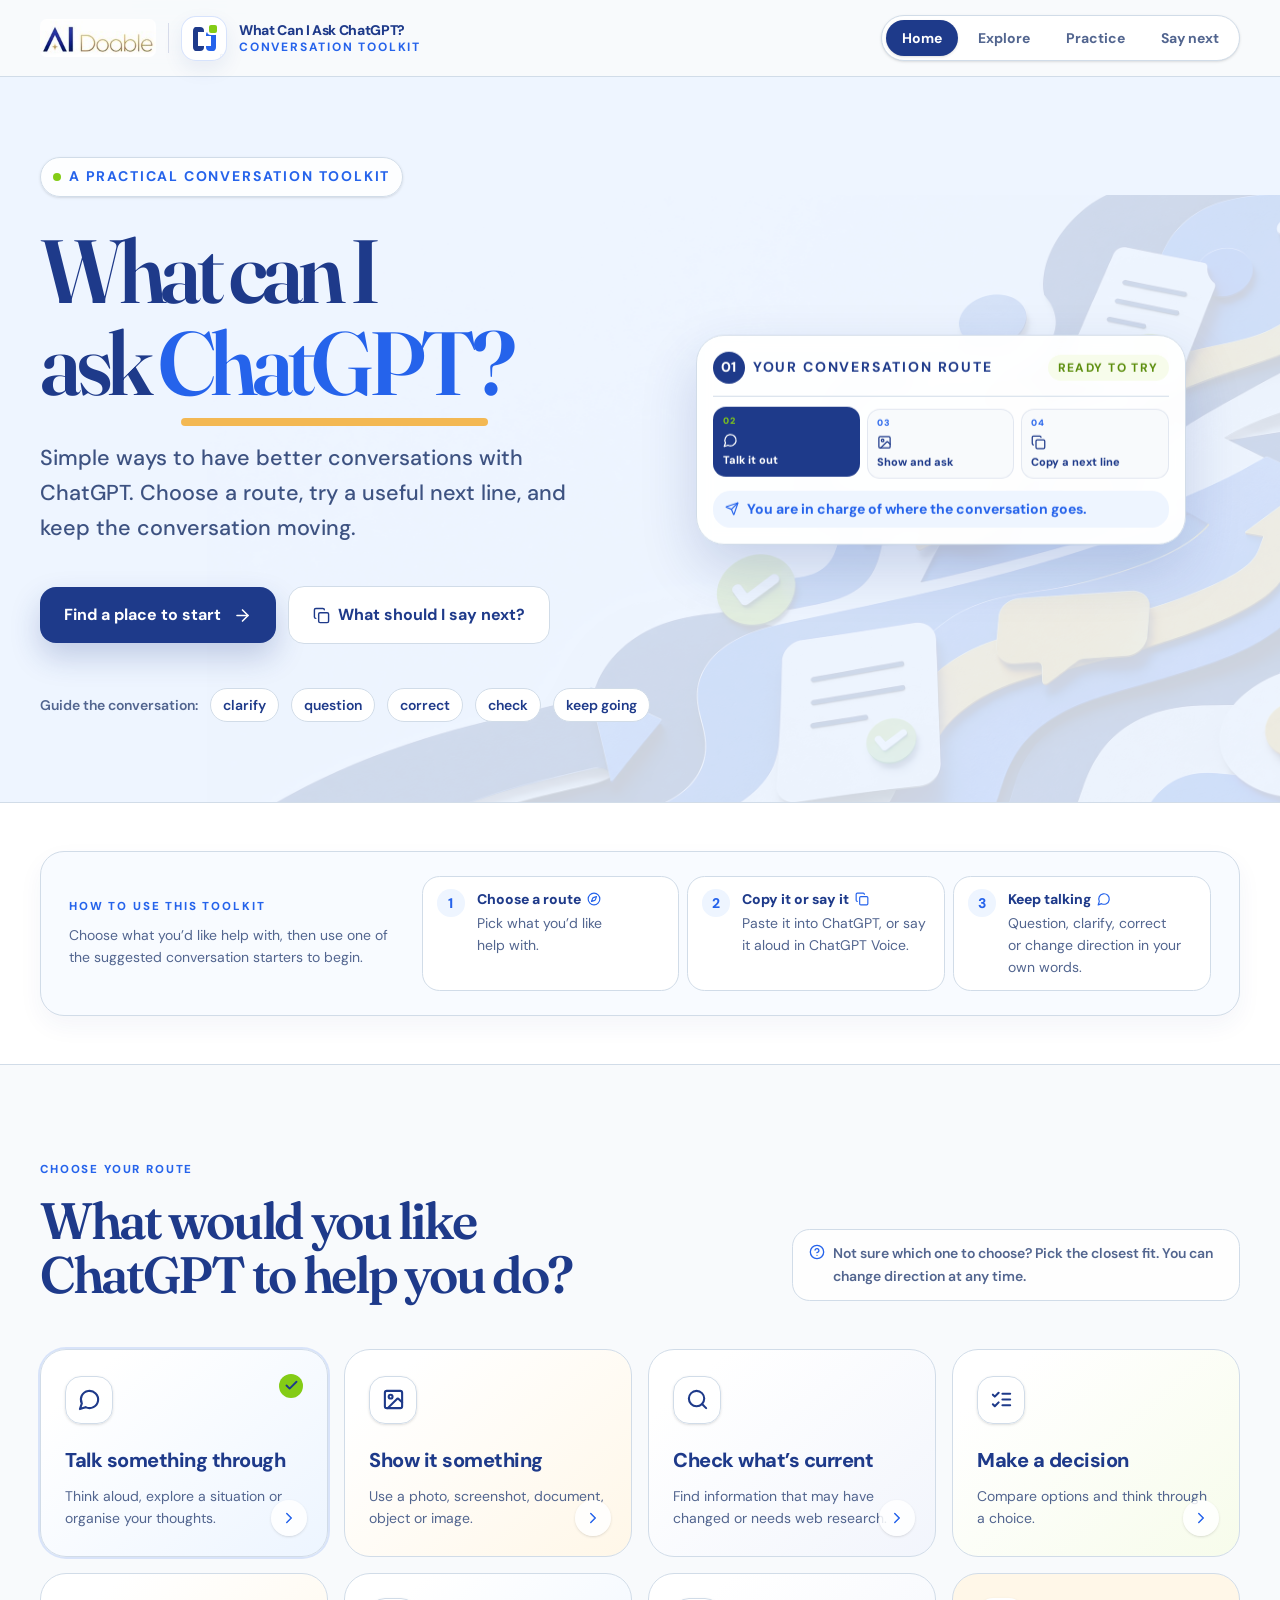
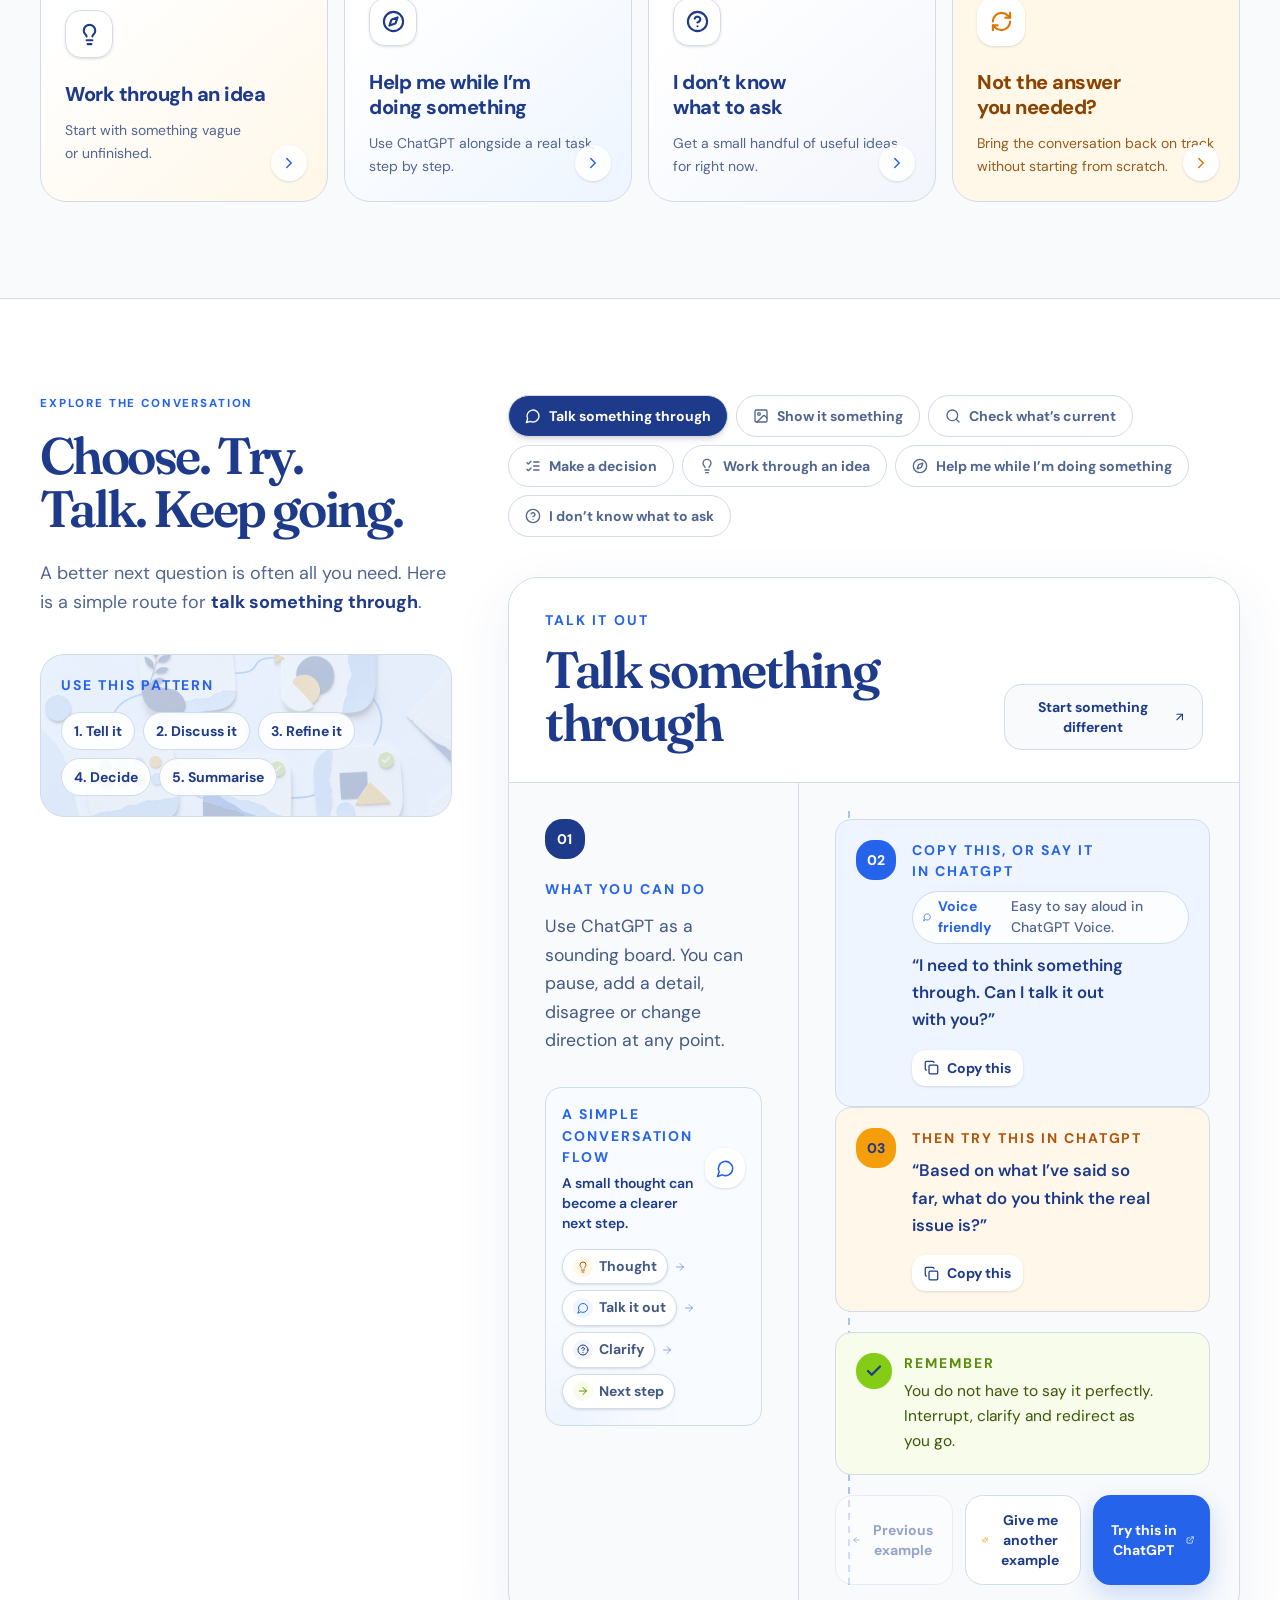
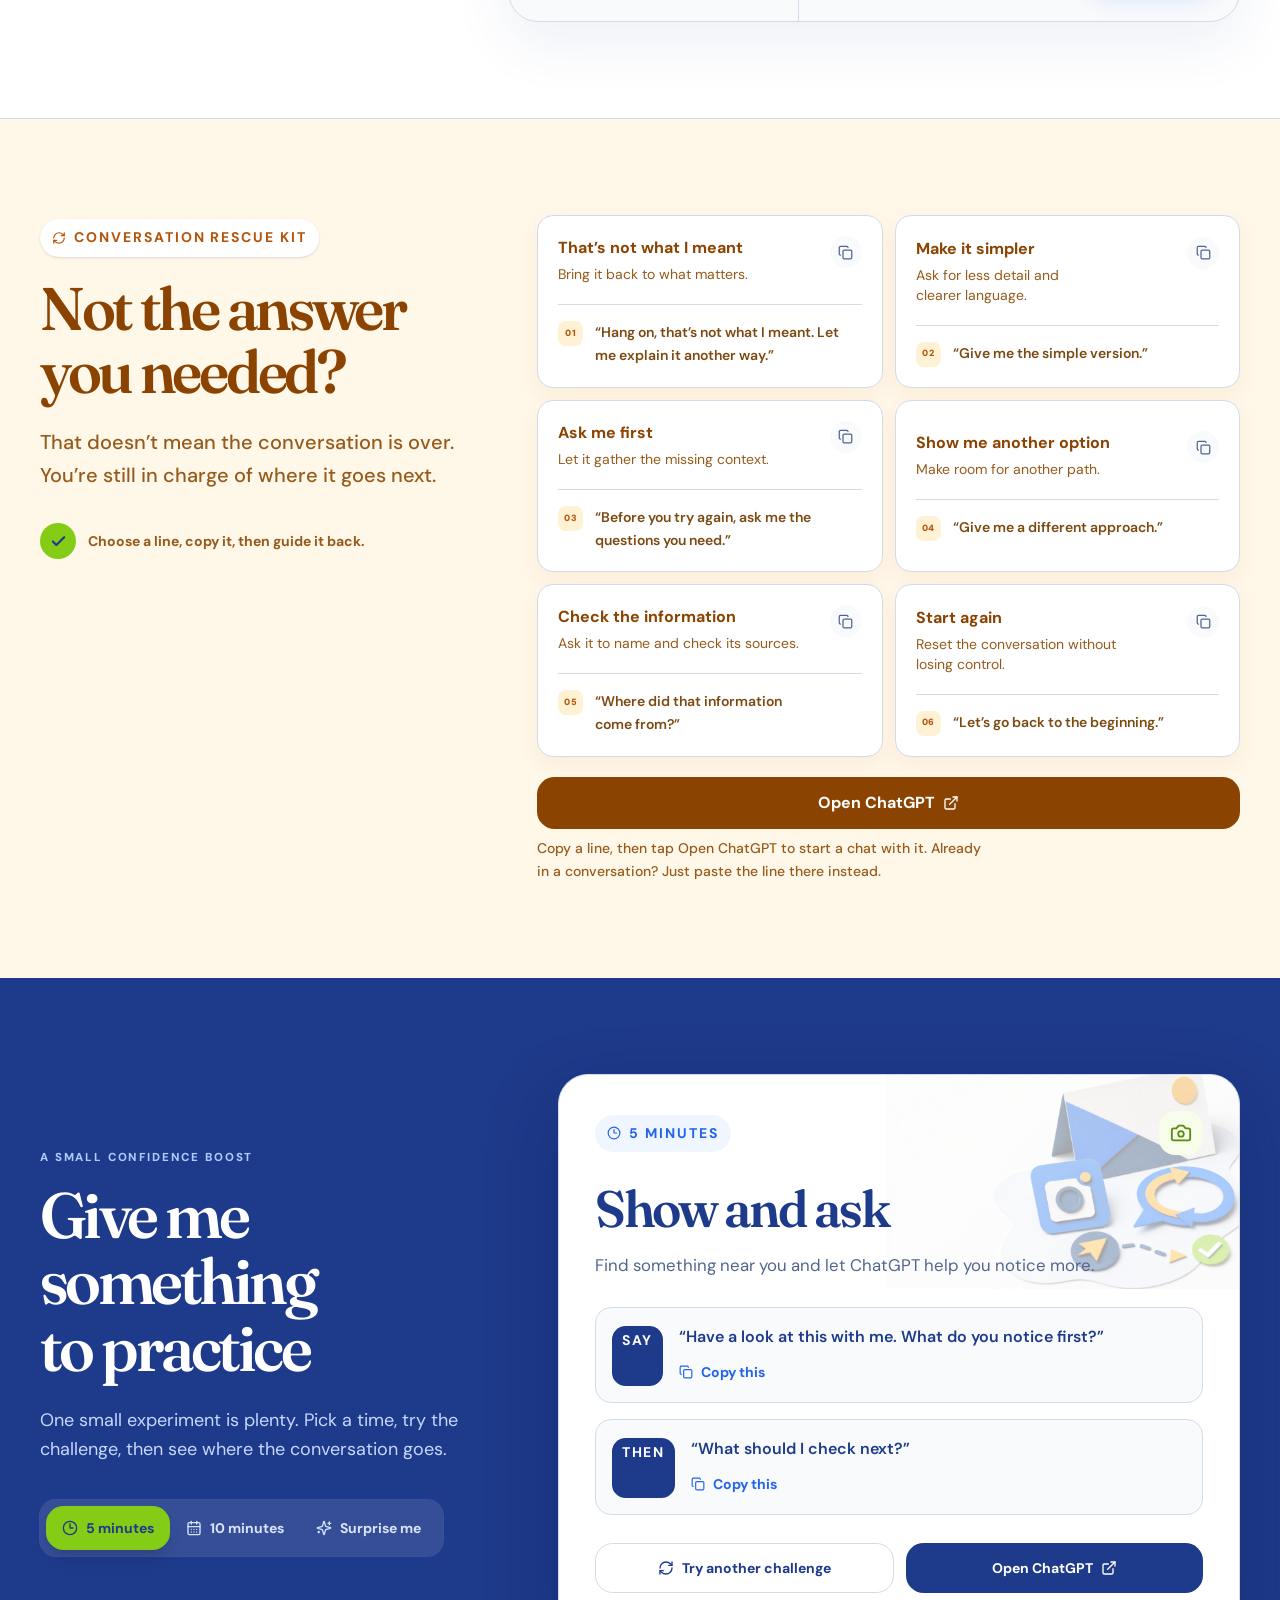
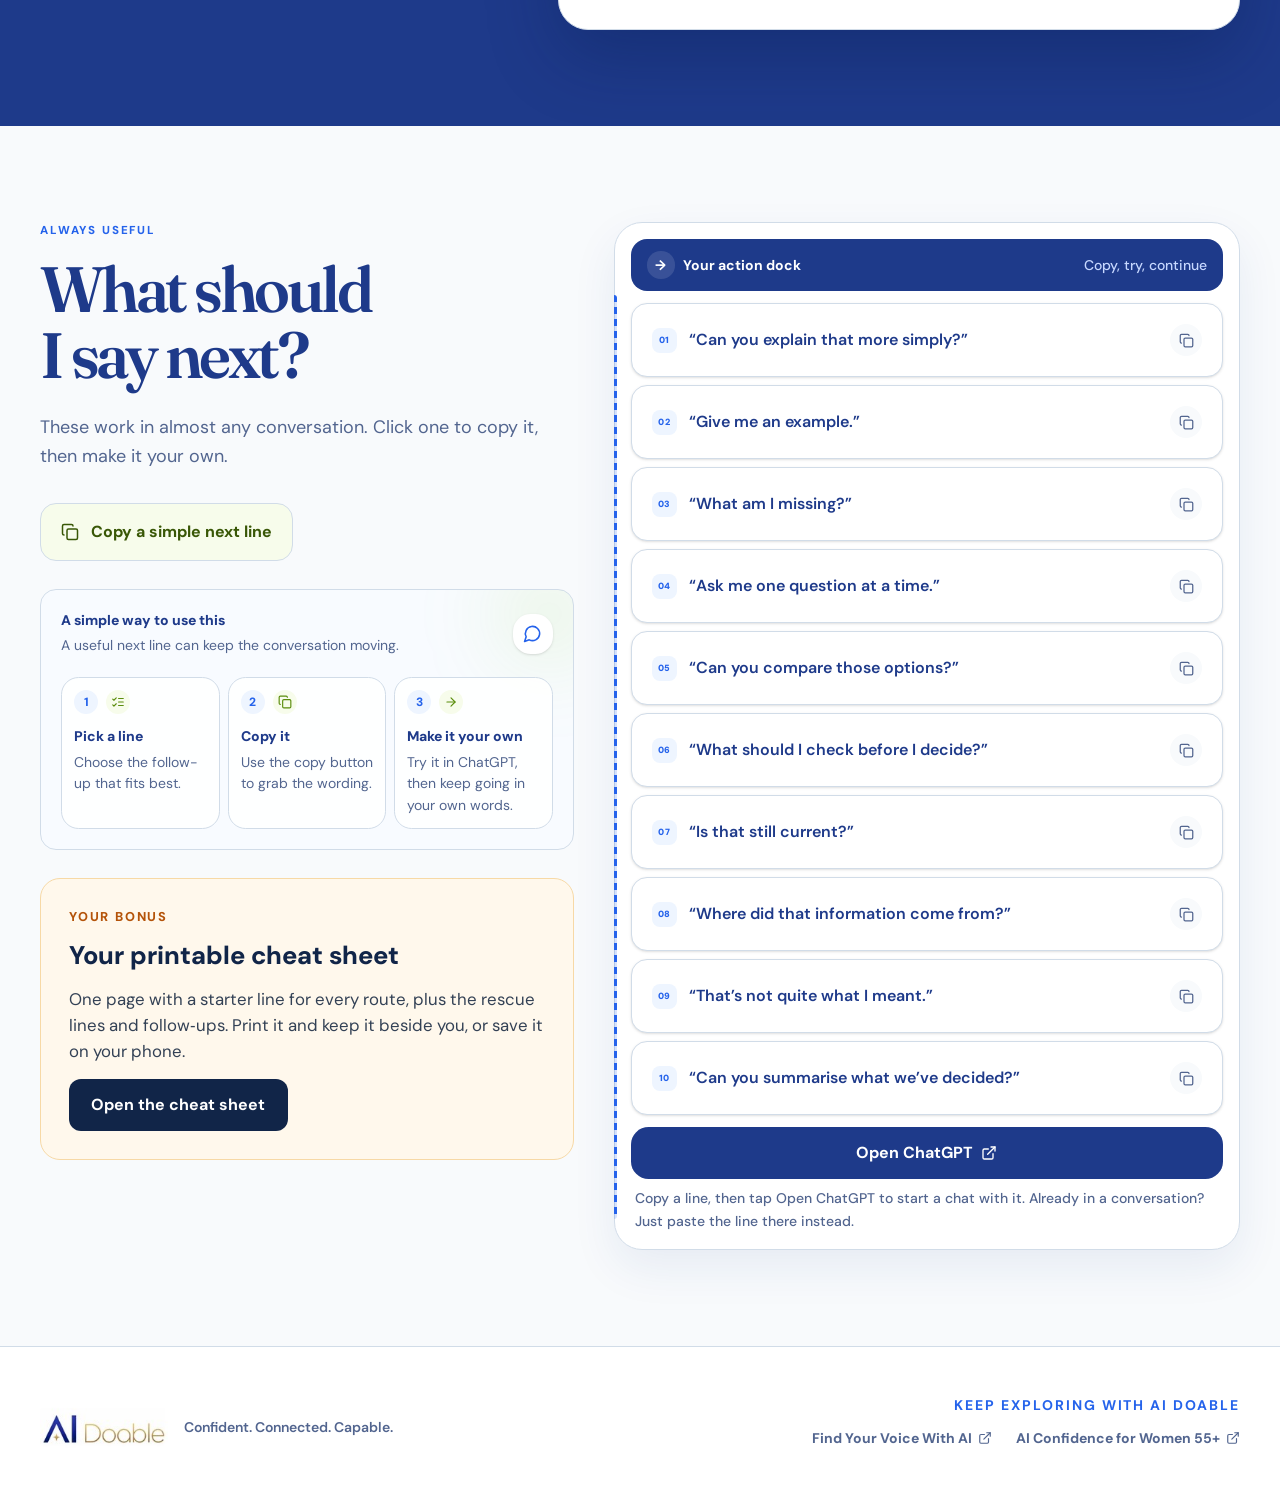
<file: index.html>
<!doctype html>
<html lang="en-AU">
  <head>
    <meta charset="UTF-8" />
    <meta name="viewport" content="width=device-width, initial-scale=1.0, maximum-scale=1" />
    <meta name="theme-color" content="#1E3A8A" />
    <meta name="description" content="AI Doable’s practical discovery toolkit for having better conversations with ChatGPT." />
    <link rel="manifest" href="./manifest.webmanifest" />
    <link rel="icon" type="image/png" sizes="192x192" href="./icons/icon-192.png" />
    <link rel="apple-touch-icon" sizes="180x180" href="./icons/apple-touch-icon.png" />
    <meta name="apple-mobile-web-app-title" content="Ask ChatGPT" />
    <title>What Can I Ask ChatGPT? | AI Doable</title>
    <script type="module" crossorigin src="./assets/index-e2KPhvX5.js"></script>
    <link rel="stylesheet" crossorigin href="./assets/index-Dv6JXSO6.css">
  <style id="aidoable-readability">
/* AI Doable readability tweaks: larger small text, no lonely last words */
h1,h2,h3,h4{text-wrap:balance}
p,li,blockquote{text-wrap:pretty}
.text-xs{font-size:0.875rem!important;line-height:1.35rem!important}
.text-\[9px\],.text-\[10px\]{font-size:12px!important}
.text-\[12px\],.text-\[13px\]{font-size:14px!important}
</style>
<meta name="robots" content="noindex, nofollow"></head>
  <body>
    <script id="manus-runtime">window.__MANUS_HOST_DEV__ = false;
(function(){"use strict";var Mr={exports:{}},Kn={};/**
 * @license React
 * react-jsx-runtime.production.js
 *
 * Copyright (c) Meta Platforms, Inc. and affiliates.
 *
 * This source code is licensed under the MIT license found in the
 * LICENSE file in the root directory of this source tree.
 */var $c;function um(){if($c)return Kn;$c=1;var r=Symbol.for("react.transitional.element"),i=Symbol.for("react.fragment");function c(s,d,m){var x=null;if(m!==void 0&&(x=""+m),d.key!==void 0&&(x=""+d.key),"key"in d){m={};for(var R in d)R!=="key"&&(m[R]=d[R])}else m=d;return d=m.ref,{$$typeof:r,type:s,key:x,ref:d!==void 0?d:null,props:m}}return Kn.Fragment=i,Kn.jsx=c,Kn.jsxs=c,Kn}var Fc;function dm(){return Fc||(Fc=1,Mr.exports=um()),Mr.exports}var h=dm(),Ar={exports:{}},Pn={},Rr={exports:{}},Nr={};/**
 * @license React
 * scheduler.production.js
 *
 * Copyright (c) Meta Platforms, Inc. and affiliates.
 *
 * This source code is licensed under the MIT license found in the
 * LICENSE file in the root directory of this source tree.
 */var Ic;function fm(){return Ic||(Ic=1,function(r){function i(A,q){var B=A.length;A.push(q);t:for(;0<B;){var bt=B-1>>>1,p=A[bt];if(0<d(p,q))A[bt]=q,A[B]=p,B=bt;else break t}}function c(A){return A.length===0?null:A[0]}function s(A){if(A.length===0)return null;var q=A[0],B=A.pop();if(B!==q){A[0]=B;t:for(var bt=0,p=A.length,O=p>>>1;bt<O;){var X=2*(bt+1)-1,G=A[X],Z=X+1,st=A[Z];if(0>d(G,B))Z<p&&0>d(st,G)?(A[bt]=st,A[Z]=B,bt=Z):(A[bt]=G,A[X]=B,bt=X);else if(Z<p&&0>d(st,B))A[bt]=st,A[Z]=B,bt=Z;else break t}}return q}function d(A,q){var B=A.sortIndex-q.sortIndex;return B!==0?B:A.id-q.id}if(r.unstable_now=void 0,typeof performance=="object"&&typeof performance.now=="function"){var m=performance;r.unstable_now=function(){return m.now()}}else{var x=Date,R=x.now();r.unstable_now=function(){return x.now()-R}}var C=[],v=[],D=1,j=null,J=3,at=!1,$=!1,nt=!1,ct=!1,ht=typeof setTimeout=="function"?setTimeout:null,St=typeof clearTimeout=="function"?clearTimeout:null,_=typeof setImmediate<"u"?setImmediate:null;function Y(A){for(var q=c(v);q!==null;){if(q.callback===null)s(v);else if(q.startTime<=A)s(v),q.sortIndex=q.expirationTime,i(C,q);else break;q=c(v)}}function H(A){if(nt=!1,Y(A),!$)if(c(C)!==null)$=!0,it||(it=!0,Bt());else{var q=c(v);q!==null&&Mt(H,q.startTime-A)}}var it=!1,rt=-1,V=5,xt=-1;function Be(){return ct?!0:!(r.unstable_now()-xt<V)}function te(){if(ct=!1,it){var A=r.unstable_now();xt=A;var q=!0;try{t:{$=!1,nt&&(nt=!1,St(rt),rt=-1),at=!0;var B=J;try{e:{for(Y(A),j=c(C);j!==null&&!(j.expirationTime>A&&Be());){var bt=j.callback;if(typeof bt=="function"){j.callback=null,J=j.priorityLevel;var p=bt(j.expirationTime<=A);if(A=r.unstable_now(),typeof p=="function"){j.callback=p,Y(A),q=!0;break e}j===c(C)&&s(C),Y(A)}else s(C);j=c(C)}if(j!==null)q=!0;else{var O=c(v);O!==null&&Mt(H,O.startTime-A),q=!1}}break t}finally{j=null,J=B,at=!1}q=void 0}}finally{q?Bt():it=!1}}}var Bt;if(typeof _=="function")Bt=function(){_(te)};else if(typeof MessageChannel<"u"){var me=new MessageChannel,Se=me.port2;me.port1.onmessage=te,Bt=function(){Se.postMessage(null)}}else Bt=function(){ht(te,0)};function Mt(A,q){rt=ht(function(){A(r.unstable_now())},q)}r.unstable_IdlePriority=5,r.unstable_ImmediatePriority=1,r.unstable_LowPriority=4,r.unstable_NormalPriority=3,r.unstable_Profiling=null,r.unstable_UserBlockingPriority=2,r.unstable_cancelCallback=function(A){A.callback=null},r.unstable_forceFrameRate=function(A){0>A||125<A?console.error("forceFrameRate takes a positive int between 0 and 125, forcing frame rates higher than 125 fps is not supported"):V=0<A?Math.floor(1e3/A):5},r.unstable_getCurrentPriorityLevel=function(){return J},r.unstable_next=function(A){switch(J){case 1:case 2:case 3:var q=3;break;default:q=J}var B=J;J=q;try{return A()}finally{J=B}},r.unstable_requestPaint=function(){ct=!0},r.unstable_runWithPriority=function(A,q){switch(A){case 1:case 2:case 3:case 4:case 5:break;default:A=3}var B=J;J=A;try{return q()}finally{J=B}},r.unstable_scheduleCallback=function(A,q,B){var bt=r.unstable_now();switch(typeof B=="object"&&B!==null?(B=B.delay,B=typeof B=="number"&&0<B?bt+B:bt):B=bt,A){case 1:var p=-1;break;case 2:p=250;break;case 5:p=1073741823;break;case 4:p=1e4;break;default:p=5e3}return p=B+p,A={id:D++,callback:q,priorityLevel:A,startTime:B,expirationTime:p,sortIndex:-1},B>bt?(A.sortIndex=B,i(v,A),c(C)===null&&A===c(v)&&(nt?(St(rt),rt=-1):nt=!0,Mt(H,B-bt))):(A.sortIndex=p,i(C,A),$||at||($=!0,it||(it=!0,Bt()))),A},r.unstable_shouldYield=Be,r.unstable_wrapCallback=function(A){var q=J;return function(){var B=J;J=q;try{return A.apply(this,arguments)}finally{J=B}}}}(Nr)),Nr}var tu;function hm(){return tu||(tu=1,Rr.exports=fm()),Rr.exports}var zr={exports:{}},ut={};/**
 * @license React
 * react.production.js
 *
 * Copyright (c) Meta Platforms, Inc. and affiliates.
 *
 * This source code is licensed under the MIT license found in the
 * LICENSE file in the root directory of this source tree.
 */var eu;function mm(){if(eu)return ut;eu=1;var r=Symbol.for("react.transitional.element"),i=Symbol.for("react.portal"),c=Symbol.for("react.fragment"),s=Symbol.for("react.strict_mode"),d=Symbol.for("react.profiler"),m=Symbol.for("react.consumer"),x=Symbol.for("react.context"),R=Symbol.for("react.forward_ref"),C=Symbol.for("react.suspense"),v=Symbol.for("react.memo"),D=Symbol.for("react.lazy"),j=Symbol.iterator;function J(p){return p===null||typeof p!="object"?null:(p=j&&p[j]||p["@@iterator"],typeof p=="function"?p:null)}var at={isMounted:function(){return!1},enqueueForceUpdate:function(){},enqueueReplaceState:function(){},enqueueSetState:function(){}},$=Object.assign,nt={};function ct(p,O,X){this.props=p,this.context=O,this.refs=nt,this.updater=X||at}ct.prototype.isReactComponent={},ct.prototype.setState=function(p,O){if(typeof p!="object"&&typeof p!="function"&&p!=null)throw Error("takes an object of state variables to update or a function which returns an object of state variables.");this.updater.enqueueSetState(this,p,O,"setState")},ct.prototype.forceUpdate=function(p){this.updater.enqueueForceUpdate(this,p,"forceUpdate")};function ht(){}ht.prototype=ct.prototype;function St(p,O,X){this.props=p,this.context=O,this.refs=nt,this.updater=X||at}var _=St.prototype=new ht;_.constructor=St,$(_,ct.prototype),_.isPureReactComponent=!0;var Y=Array.isArray,H={H:null,A:null,T:null,S:null,V:null},it=Object.prototype.hasOwnProperty;function rt(p,O,X,G,Z,st){return X=st.ref,{$$typeof:r,type:p,key:O,ref:X!==void 0?X:null,props:st}}function V(p,O){return rt(p.type,O,void 0,void 0,void 0,p.props)}function xt(p){return typeof p=="object"&&p!==null&&p.$$typeof===r}function Be(p){var O={"=":"=0",":":"=2"};return"$"+p.replace(/[=:]/g,function(X){return O[X]})}var te=/\/+/g;function Bt(p,O){return typeof p=="object"&&p!==null&&p.key!=null?Be(""+p.key):O.toString(36)}function me(){}function Se(p){switch(p.status){case"fulfilled":return p.value;case"rejected":throw p.reason;default:switch(typeof p.status=="string"?p.then(me,me):(p.status="pending",p.then(function(O){p.status==="pending"&&(p.status="fulfilled",p.value=O)},function(O){p.status==="pending"&&(p.status="rejected",p.reason=O)})),p.status){case"fulfilled":return p.value;case"rejected":throw p.reason}}throw p}function Mt(p,O,X,G,Z){var st=typeof p;(st==="undefined"||st==="boolean")&&(p=null);var I=!1;if(p===null)I=!0;else switch(st){case"bigint":case"string":case"number":I=!0;break;case"object":switch(p.$$typeof){case r:case i:I=!0;break;case D:return I=p._init,Mt(I(p._payload),O,X,G,Z)}}if(I)return Z=Z(p),I=G===""?"."+Bt(p,0):G,Y(Z)?(X="",I!=null&&(X=I.replace(te,"$&/")+"/"),Mt(Z,O,X,"",function(Jt){return Jt})):Z!=null&&(xt(Z)&&(Z=V(Z,X+(Z.key==null||p&&p.key===Z.key?"":(""+Z.key).replace(te,"$&/")+"/")+I)),O.push(Z)),1;I=0;var gt=G===""?".":G+":";if(Y(p))for(var Tt=0;Tt<p.length;Tt++)G=p[Tt],st=gt+Bt(G,Tt),I+=Mt(G,O,X,st,Z);else if(Tt=J(p),typeof Tt=="function")for(p=Tt.call(p),Tt=0;!(G=p.next()).done;)G=G.value,st=gt+Bt(G,Tt++),I+=Mt(G,O,X,st,Z);else if(st==="object"){if(typeof p.then=="function")return Mt(Se(p),O,X,G,Z);throw O=String(p),Error("Objects are not valid as a React child (found: "+(O==="[object Object]"?"object with keys {"+Object.keys(p).join(", ")+"}":O)+"). If you meant to render a collection of children, use an array instead.")}return I}function A(p,O,X){if(p==null)return p;var G=[],Z=0;return Mt(p,G,"","",function(st){return O.call(X,st,Z++)}),G}function q(p){if(p._status===-1){var O=p._result;O=O(),O.then(function(X){(p._status===0||p._status===-1)&&(p._status=1,p._result=X)},function(X){(p._status===0||p._status===-1)&&(p._status=2,p._result=X)}),p._status===-1&&(p._status=0,p._result=O)}if(p._status===1)return p._result.default;throw p._result}var B=typeof reportError=="function"?reportError:function(p){if(typeof window=="object"&&typeof window.ErrorEvent=="function"){var O=new window.ErrorEvent("error",{bubbles:!0,cancelable:!0,message:typeof p=="object"&&p!==null&&typeof p.message=="string"?String(p.message):String(p),error:p});if(!window.dispatchEvent(O))return}else if(typeof process=="object"&&typeof process.emit=="function"){process.emit("uncaughtException",p);return}console.error(p)};function bt(){}return ut.Children={map:A,forEach:function(p,O,X){A(p,function(){O.apply(this,arguments)},X)},count:function(p){var O=0;return A(p,function(){O++}),O},toArray:function(p){return A(p,function(O){return O})||[]},only:function(p){if(!xt(p))throw Error("React.Children.only expected to receive a single React element child.");return p}},ut.Component=ct,ut.Fragment=c,ut.Profiler=d,ut.PureComponent=St,ut.StrictMode=s,ut.Suspense=C,ut.__CLIENT_INTERNALS_DO_NOT_USE_OR_WARN_USERS_THEY_CANNOT_UPGRADE=H,ut.__COMPILER_RUNTIME={__proto__:null,c:function(p){return H.H.useMemoCache(p)}},ut.cache=function(p){return function(){return p.apply(null,arguments)}},ut.cloneElement=function(p,O,X){if(p==null)throw Error("The argument must be a React element, but you passed "+p+".");var G=$({},p.props),Z=p.key,st=void 0;if(O!=null)for(I in O.ref!==void 0&&(st=void 0),O.key!==void 0&&(Z=""+O.key),O)!it.call(O,I)||I==="key"||I==="__self"||I==="__source"||I==="ref"&&O.ref===void 0||(G[I]=O[I]);var I=arguments.length-2;if(I===1)G.children=X;else if(1<I){for(var gt=Array(I),Tt=0;Tt<I;Tt++)gt[Tt]=arguments[Tt+2];G.children=gt}return rt(p.type,Z,void 0,void 0,st,G)},ut.createContext=function(p){return p={$$typeof:x,_currentValue:p,_currentValue2:p,_threadCount:0,Provider:null,Consumer:null},p.Provider=p,p.Consumer={$$typeof:m,_context:p},p},ut.createElement=function(p,O,X){var G,Z={},st=null;if(O!=null)for(G in O.key!==void 0&&(st=""+O.key),O)it.call(O,G)&&G!=="key"&&G!=="__self"&&G!=="__source"&&(Z[G]=O[G]);var I=arguments.length-2;if(I===1)Z.children=X;else if(1<I){for(var gt=Array(I),Tt=0;Tt<I;Tt++)gt[Tt]=arguments[Tt+2];Z.children=gt}if(p&&p.defaultProps)for(G in I=p.defaultProps,I)Z[G]===void 0&&(Z[G]=I[G]);return rt(p,st,void 0,void 0,null,Z)},ut.createRef=function(){return{current:null}},ut.forwardRef=function(p){return{$$typeof:R,render:p}},ut.isValidElement=xt,ut.lazy=function(p){return{$$typeof:D,_payload:{_status:-1,_result:p},_init:q}},ut.memo=function(p,O){return{$$typeof:v,type:p,compare:O===void 0?null:O}},ut.startTransition=function(p){var O=H.T,X={};H.T=X;try{var G=p(),Z=H.S;Z!==null&&Z(X,G),typeof G=="object"&&G!==null&&typeof G.then=="function"&&G.then(bt,B)}catch(st){B(st)}finally{H.T=O}},ut.unstable_useCacheRefresh=function(){return H.H.useCacheRefresh()},ut.use=function(p){return H.H.use(p)},ut.useActionState=function(p,O,X){return H.H.useActionState(p,O,X)},ut.useCallback=function(p,O){return H.H.useCallback(p,O)},ut.useContext=function(p){return H.H.useContext(p)},ut.useDebugValue=function(){},ut.useDeferredValue=function(p,O){return H.H.useDeferredValue(p,O)},ut.useEffect=function(p,O,X){var G=H.H;if(typeof X=="function")throw Error("useEffect CRUD overload is not enabled in this build of React.");return G.useEffect(p,O)},ut.useId=function(){return H.H.useId()},ut.useImperativeHandle=function(p,O,X){return H.H.useImperativeHandle(p,O,X)},ut.useInsertionEffect=function(p,O){return H.H.useInsertionEffect(p,O)},ut.useLayoutEffect=function(p,O){return H.H.useLayoutEffect(p,O)},ut.useMemo=function(p,O){return H.H.useMemo(p,O)},ut.useOptimistic=function(p,O){return H.H.useOptimistic(p,O)},ut.useReducer=function(p,O,X){return H.H.useReducer(p,O,X)},ut.useRef=function(p){return H.H.useRef(p)},ut.useState=function(p){return H.H.useState(p)},ut.useSyncExternalStore=function(p,O,X){return H.H.useSyncExternalStore(p,O,X)},ut.useTransition=function(){return H.H.useTransition()},ut.version="19.1.1",ut}var lu;function _r(){return lu||(lu=1,zr.exports=mm()),zr.exports}var kr={exports:{}},he={};/**
 * @license React
 * react-dom.production.js
 *
 * Copyright (c) Meta Platforms, Inc. and affiliates.
 *
 * This source code is licensed under the MIT license found in the
 * LICENSE file in the root directory of this source tree.
 */var au;function gm(){if(au)return he;au=1;var r=_r();function i(C){var v="https://react.dev/errors/"+C;if(1<arguments.length){v+="?args[]="+encodeURIComponent(arguments[1]);for(var D=2;D<arguments.length;D++)v+="&args[]="+encodeURIComponent(arguments[D])}return"Minified React error #"+C+"; visit "+v+" for the full message or use the non-minified dev environment for full errors and additional helpful warnings."}function c(){}var s={d:{f:c,r:function(){throw Error(i(522))},D:c,C:c,L:c,m:c,X:c,S:c,M:c},p:0,findDOMNode:null},d=Symbol.for("react.portal");function m(C,v,D){var j=3<arguments.length&&arguments[3]!==void 0?arguments[3]:null;return{$$typeof:d,key:j==null?null:""+j,children:C,containerInfo:v,implementation:D}}var x=r.__CLIENT_INTERNALS_DO_NOT_USE_OR_WARN_USERS_THEY_CANNOT_UPGRADE;function R(C,v){if(C==="font")return"";if(typeof v=="string")return v==="use-credentials"?v:""}return he.__DOM_INTERNALS_DO_NOT_USE_OR_WARN_USERS_THEY_CANNOT_UPGRADE=s,he.createPortal=function(C,v){var D=2<arguments.length&&arguments[2]!==void 0?arguments[2]:null;if(!v||v.nodeType!==1&&v.nodeType!==9&&v.nodeType!==11)throw Error(i(299));return m(C,v,null,D)},he.flushSync=function(C){var v=x.T,D=s.p;try{if(x.T=null,s.p=2,C)return C()}finally{x.T=v,s.p=D,s.d.f()}},he.preconnect=function(C,v){typeof C=="string"&&(v?(v=v.crossOrigin,v=typeof v=="string"?v==="use-credentials"?v:"":void 0):v=null,s.d.C(C,v))},he.prefetchDNS=function(C){typeof C=="string"&&s.d.D(C)},he.preinit=function(C,v){if(typeof C=="string"&&v&&typeof v.as=="string"){var D=v.as,j=R(D,v.crossOrigin),J=typeof v.integrity=="string"?v.integrity:void 0,at=typeof v.fetchPriority=="string"?v.fetchPriority:void 0;D==="style"?s.d.S(C,typeof v.precedence=="string"?v.precedence:void 0,{crossOrigin:j,integrity:J,fetchPriority:at}):D==="script"&&s.d.X(C,{crossOrigin:j,integrity:J,fetchPriority:at,nonce:typeof v.nonce=="string"?v.nonce:void 0})}},he.preinitModule=function(C,v){if(typeof C=="string")if(typeof v=="object"&&v!==null){if(v.as==null||v.as==="script"){var D=R(v.as,v.crossOrigin);s.d.M(C,{crossOrigin:D,integrity:typeof v.integrity=="string"?v.integrity:void 0,nonce:typeof v.nonce=="string"?v.nonce:void 0})}}else v==null&&s.d.M(C)},he.preload=function(C,v){if(typeof C=="string"&&typeof v=="object"&&v!==null&&typeof v.as=="string"){var D=v.as,j=R(D,v.crossOrigin);s.d.L(C,D,{crossOrigin:j,integrity:typeof v.integrity=="string"?v.integrity:void 0,nonce:typeof v.nonce=="string"?v.nonce:void 0,type:typeof v.type=="string"?v.type:void 0,fetchPriority:typeof v.fetchPriority=="string"?v.fetchPriority:void 0,referrerPolicy:typeof v.referrerPolicy=="string"?v.referrerPolicy:void 0,imageSrcSet:typeof v.imageSrcSet=="string"?v.imageSrcSet:void 0,imageSizes:typeof v.imageSizes=="string"?v.imageSizes:void 0,media:typeof v.media=="string"?v.media:void 0})}},he.preloadModule=function(C,v){if(typeof C=="string")if(v){var D=R(v.as,v.crossOrigin);s.d.m(C,{as:typeof v.as=="string"&&v.as!=="script"?v.as:void 0,crossOrigin:D,integrity:typeof v.integrity=="string"?v.integrity:void 0})}else s.d.m(C)},he.requestFormReset=function(C){s.d.r(C)},he.unstable_batchedUpdates=function(C,v){return C(v)},he.useFormState=function(C,v,D){return x.H.useFormState(C,v,D)},he.useFormStatus=function(){return x.H.useHostTransitionStatus()},he.version="19.1.1",he}var nu;function pm(){if(nu)return kr.exports;nu=1;function r(){if(!(typeof __REACT_DEVTOOLS_GLOBAL_HOOK__>"u"||typeof __REACT_DEVTOOLS_GLOBAL_HOOK__.checkDCE!="function"))try{__REACT_DEVTOOLS_GLOBAL_HOOK__.checkDCE(r)}catch(i){console.error(i)}}return r(),kr.exports=gm(),kr.exports}/**
 * @license React
 * react-dom-client.production.js
 *
 * Copyright (c) Meta Platforms, Inc. and affiliates.
 *
 * This source code is licensed under the MIT license found in the
 * LICENSE file in the root directory of this source tree.
 */var ou;function ym(){if(ou)return Pn;ou=1;var r=hm(),i=_r(),c=pm();function s(t){var e="https://react.dev/errors/"+t;if(1<arguments.length){e+="?args[]="+encodeURIComponent(arguments[1]);for(var l=2;l<arguments.length;l++)e+="&args[]="+encodeURIComponent(arguments[l])}return"Minified React error #"+t+"; visit "+e+" for the full message or use the non-minified dev environment for full errors and additional helpful warnings."}function d(t){return!(!t||t.nodeType!==1&&t.nodeType!==9&&t.nodeType!==11)}function m(t){var e=t,l=t;if(t.alternate)for(;e.return;)e=e.return;else{t=e;do e=t,(e.flags&4098)!==0&&(l=e.return),t=e.return;while(t)}return e.tag===3?l:null}function x(t){if(t.tag===13){var e=t.memoizedState;if(e===null&&(t=t.alternate,t!==null&&(e=t.memoizedState)),e!==null)return e.dehydrated}return null}function R(t){if(m(t)!==t)throw Error(s(188))}function C(t){var e=t.alternate;if(!e){if(e=m(t),e===null)throw Error(s(188));return e!==t?null:t}for(var l=t,a=e;;){var n=l.return;if(n===null)break;var o=n.alternate;if(o===null){if(a=n.return,a!==null){l=a;continue}break}if(n.child===o.child){for(o=n.child;o;){if(o===l)return R(n),t;if(o===a)return R(n),e;o=o.sibling}throw Error(s(188))}if(l.return!==a.return)l=n,a=o;else{for(var u=!1,f=n.child;f;){if(f===l){u=!0,l=n,a=o;break}if(f===a){u=!0,a=n,l=o;break}f=f.sibling}if(!u){for(f=o.child;f;){if(f===l){u=!0,l=o,a=n;break}if(f===a){u=!0,a=o,l=n;break}f=f.sibling}if(!u)throw Error(s(189))}}if(l.alternate!==a)throw Error(s(190))}if(l.tag!==3)throw Error(s(188));return l.stateNode.current===l?t:e}function v(t){var e=t.tag;if(e===5||e===26||e===27||e===6)return t;for(t=t.child;t!==null;){if(e=v(t),e!==null)return e;t=t.sibling}return null}var D=Object.assign,j=Symbol.for("react.element"),J=Symbol.for("react.transitional.element"),at=Symbol.for("react.portal"),$=Symbol.for("react.fragment"),nt=Symbol.for("react.strict_mode"),ct=Symbol.for("react.profiler"),ht=Symbol.for("react.provider"),St=Symbol.for("react.consumer"),_=Symbol.for("react.context"),Y=Symbol.for("react.forward_ref"),H=Symbol.for("react.suspense"),it=Symbol.for("react.suspense_list"),rt=Symbol.for("react.memo"),V=Symbol.for("react.lazy"),xt=Symbol.for("react.activity"),Be=Symbol.for("react.memo_cache_sentinel"),te=Symbol.iterator;function Bt(t){return t===null||typeof t!="object"?null:(t=te&&t[te]||t["@@iterator"],typeof t=="function"?t:null)}var me=Symbol.for("react.client.reference");function Se(t){if(t==null)return null;if(typeof t=="function")return t.$$typeof===me?null:t.displayName||t.name||null;if(typeof t=="string")return t;switch(t){case $:return"Fragment";case ct:return"Profiler";case nt:return"StrictMode";case H:return"Suspense";case it:return"SuspenseList";case xt:return"Activity"}if(typeof t=="object")switch(t.$$typeof){case at:return"Portal";case _:return(t.displayName||"Context")+".Provider";case St:return(t._context.displayName||"Context")+".Consumer";case Y:var e=t.render;return t=t.displayName,t||(t=e.displayName||e.name||"",t=t!==""?"ForwardRef("+t+")":"ForwardRef"),t;case rt:return e=t.displayName||null,e!==null?e:Se(t.type)||"Memo";case V:e=t._payload,t=t._init;try{return Se(t(e))}catch{}}return null}var Mt=Array.isArray,A=i.__CLIENT_INTERNALS_DO_NOT_USE_OR_WARN_USERS_THEY_CANNOT_UPGRADE,q=c.__DOM_INTERNALS_DO_NOT_USE_OR_WARN_USERS_THEY_CANNOT_UPGRADE,B={pending:!1,data:null,method:null,action:null},bt=[],p=-1;function O(t){return{current:t}}function X(t){0>p||(t.current=bt[p],bt[p]=null,p--)}function G(t,e){p++,bt[p]=t.current,t.current=e}var Z=O(null),st=O(null),I=O(null),gt=O(null);function Tt(t,e){switch(G(I,e),G(st,t),G(Z,null),e.nodeType){case 9:case 11:t=(t=e.documentElement)&&(t=t.namespaceURI)?Hh(t):0;break;default:if(t=e.tagName,e=e.namespaceURI)e=Hh(e),t=Uh(e,t);else switch(t){case"svg":t=1;break;case"math":t=2;break;default:t=0}}X(Z),G(Z,t)}function Jt(){X(Z),X(st),X(I)}function Ke(t){t.memoizedState!==null&&G(gt,t);var e=Z.current,l=Uh(e,t.type);e!==l&&(G(st,t),G(Z,l))}function Ce(t){st.current===t&&(X(Z),X(st)),gt.current===t&&(X(gt),Wo._currentValue=B)}var Pe=Object.prototype.hasOwnProperty,yl=r.unstable_scheduleCallback,sn=r.unstable_cancelCallback,Ca=r.unstable_shouldYield,ri=r.unstable_requestPaint,ge=r.unstable_now,si=r.unstable_getCurrentPriorityLevel,Ul=r.unstable_ImmediatePriority,Fn=r.unstable_UserBlockingPriority,nl=r.unstable_NormalPriority,ci=r.unstable_LowPriority,Gl=r.unstable_IdlePriority,ui=r.log,Ea=r.unstable_setDisableYieldValue,ql=null,Wt=null;function Je(t){if(typeof ui=="function"&&Ea(t),Wt&&typeof Wt.setStrictMode=="function")try{Wt.setStrictMode(ql,t)}catch{}}var $t=Math.clz32?Math.clz32:fi,di=Math.log,Ta=Math.LN2;function fi(t){return t>>>=0,t===0?32:31-(di(t)/Ta|0)|0}var L=256,cn=4194304;function vl(t){var e=t&42;if(e!==0)return e;switch(t&-t){case 1:return 1;case 2:return 2;case 4:return 4;case 8:return 8;case 16:return 16;case 32:return 32;case 64:return 64;case 128:return 128;case 256:case 512:case 1024:case 2048:case 4096:case 8192:case 16384:case 32768:case 65536:case 131072:case 262144:case 524288:case 1048576:case 2097152:return t&4194048;case 4194304:case 8388608:case 16777216:case 33554432:return t&62914560;case 67108864:return 67108864;case 134217728:return 134217728;case 268435456:return 268435456;case 536870912:return 536870912;case 1073741824:return 0;default:return t}}function un(t,e,l){var a=t.pendingLanes;if(a===0)return 0;var n=0,o=t.suspendedLanes,u=t.pingedLanes;t=t.warmLanes;var f=a&134217727;return f!==0?(a=f&~o,a!==0?n=vl(a):(u&=f,u!==0?n=vl(u):l||(l=f&~t,l!==0&&(n=vl(l))))):(f=a&~o,f!==0?n=vl(f):u!==0?n=vl(u):l||(l=a&~t,l!==0&&(n=vl(l)))),n===0?0:e!==0&&e!==n&&(e&o)===0&&(o=n&-n,l=e&-e,o>=l||o===32&&(l&4194048)!==0)?e:n}function Dt(t,e){return(t.pendingLanes&~(t.suspendedLanes&~t.pingedLanes)&e)===0}function In(t,e){switch(t){case 1:case 2:case 4:case 8:case 64:return e+250;case 16:case 32:case 128:case 256:case 512:case 1024:case 2048:case 4096:case 8192:case 16384:case 32768:case 65536:case 131072:case 262144:case 524288:case 1048576:case 2097152:return e+5e3;case 4194304:case 8388608:case 16777216:case 33554432:return-1;case 67108864:case 134217728:case 268435456:case 536870912:case 1073741824:return-1;default:return-1}}function to(){var t=L;return L<<=1,(L&4194048)===0&&(L=256),t}function hi(){var t=cn;return cn<<=1,(cn&62914560)===0&&(cn=4194304),t}function eo(t){for(var e=[],l=0;31>l;l++)e.push(t);return e}function Da(t,e){t.pendingLanes|=e,e!==268435456&&(t.suspendedLanes=0,t.pingedLanes=0,t.warmLanes=0)}function Ir(t,e,l,a,n,o){var u=t.pendingLanes;t.pendingLanes=l,t.suspendedLanes=0,t.pingedLanes=0,t.warmLanes=0,t.expiredLanes&=l,t.entangledLanes&=l,t.errorRecoveryDisabledLanes&=l,t.shellSuspendCounter=0;var f=t.entanglements,g=t.expirationTimes,S=t.hiddenUpdates;for(l=u&~l;0<l;){var N=31-$t(l),k=1<<N;f[N]=0,g[N]=-1;var E=S[N];if(E!==null)for(S[N]=null,N=0;N<E.length;N++){var T=E[N];T!==null&&(T.lane&=-536870913)}l&=~k}a!==0&&mi(t,a,0),o!==0&&n===0&&t.tag!==0&&(t.suspendedLanes|=o&~(u&~e))}function mi(t,e,l){t.pendingLanes|=e,t.suspendedLanes&=~e;var a=31-$t(e);t.entangledLanes|=e,t.entanglements[a]=t.entanglements[a]|1073741824|l&4194090}function gi(t,e){var l=t.entangledLanes|=e;for(t=t.entanglements;l;){var a=31-$t(l),n=1<<a;n&e|t[a]&e&&(t[a]|=e),l&=~n}}function lo(t){switch(t){case 2:t=1;break;case 8:t=4;break;case 32:t=16;break;case 256:case 512:case 1024:case 2048:case 4096:case 8192:case 16384:case 32768:case 65536:case 131072:case 262144:case 524288:case 1048576:case 2097152:case 4194304:case 8388608:case 16777216:case 33554432:t=128;break;case 268435456:t=134217728;break;default:t=0}return t}function ao(t){return t&=-t,2<t?8<t?(t&134217727)!==0?32:268435456:8:2}function pi(){var t=q.p;return t!==0?t:(t=window.event,t===void 0?32:nm(t.type))}function ts(t,e){var l=q.p;try{return q.p=t,e()}finally{q.p=l}}var ol=Math.random().toString(36).slice(2),ee="__reactFiber$"+ol,pe="__reactProps$"+ol,Yl="__reactContainer$"+ol,no="__reactEvents$"+ol,es="__reactListeners$"+ol,ls="__reactHandles$"+ol,yi="__reactResources$"+ol,Ma="__reactMarker$"+ol;function oo(t){delete t[ee],delete t[pe],delete t[no],delete t[es],delete t[ls]}function Vl(t){var e=t[ee];if(e)return e;for(var l=t.parentNode;l;){if(e=l[Yl]||l[ee]){if(l=e.alternate,e.child!==null||l!==null&&l.child!==null)for(t=Vh(t);t!==null;){if(l=t[ee])return l;t=Vh(t)}return e}t=l,l=t.parentNode}return null}function Xl(t){if(t=t[ee]||t[Yl]){var e=t.tag;if(e===5||e===6||e===13||e===26||e===27||e===3)return t}return null}function Aa(t){var e=t.tag;if(e===5||e===26||e===27||e===6)return t.stateNode;throw Error(s(33))}function Zl(t){var e=t[yi];return e||(e=t[yi]={hoistableStyles:new Map,hoistableScripts:new Map}),e}function Vt(t){t[Ma]=!0}var vi=new Set,bi={};function bl(t,e){We(t,e),We(t+"Capture",e)}function We(t,e){for(bi[t]=e,t=0;t<e.length;t++)vi.add(e[t])}var as=RegExp("^[:A-Z_a-z\\u00C0-\\u00D6\\u00D8-\\u00F6\\u00F8-\\u02FF\\u0370-\\u037D\\u037F-\\u1FFF\\u200C-\\u200D\\u2070-\\u218F\\u2C00-\\u2FEF\\u3001-\\uD7FF\\uF900-\\uFDCF\\uFDF0-\\uFFFD][:A-Z_a-z\\u00C0-\\u00D6\\u00D8-\\u00F6\\u00F8-\\u02FF\\u0370-\\u037D\\u037F-\\u1FFF\\u200C-\\u200D\\u2070-\\u218F\\u2C00-\\u2FEF\\u3001-\\uD7FF\\uF900-\\uFDCF\\uFDF0-\\uFFFD\\-.0-9\\u00B7\\u0300-\\u036F\\u203F-\\u2040]*$"),xi={},wi={};function Ra(t){return Pe.call(wi,t)?!0:Pe.call(xi,t)?!1:as.test(t)?wi[t]=!0:(xi[t]=!0,!1)}function M(t,e,l){if(Ra(e))if(l===null)t.removeAttribute(e);else{switch(typeof l){case"undefined":case"function":case"symbol":t.removeAttribute(e);return;case"boolean":var a=e.toLowerCase().slice(0,5);if(a!=="data-"&&a!=="aria-"){t.removeAttribute(e);return}}t.setAttribute(e,""+l)}}function tt(t,e,l){if(l===null)t.removeAttribute(e);else{switch(typeof l){case"undefined":case"function":case"symbol":case"boolean":t.removeAttribute(e);return}t.setAttribute(e,""+l)}}function Ot(t,e,l,a){if(a===null)t.removeAttribute(l);else{switch(typeof a){case"undefined":case"function":case"symbol":case"boolean":t.removeAttribute(l);return}t.setAttributeNS(e,l,""+a)}}var le,Ee;function ae(t){if(le===void 0)try{throw Error()}catch(l){var e=l.stack.trim().match(/\n( *(at )?)/);le=e&&e[1]||"",Ee=-1<l.stack.indexOf(`
    at`)?" (<anonymous>)":-1<l.stack.indexOf("@")?"@unknown:0:0":""}return`
`+le+t+Ee}var Le=!1;function He(t,e){if(!t||Le)return"";Le=!0;var l=Error.prepareStackTrace;Error.prepareStackTrace=void 0;try{var a={DetermineComponentFrameRoot:function(){try{if(e){var k=function(){throw Error()};if(Object.defineProperty(k.prototype,"props",{set:function(){throw Error()}}),typeof Reflect=="object"&&Reflect.construct){try{Reflect.construct(k,[])}catch(T){var E=T}Reflect.construct(t,[],k)}else{try{k.call()}catch(T){E=T}t.call(k.prototype)}}else{try{throw Error()}catch(T){E=T}(k=t())&&typeof k.catch=="function"&&k.catch(function(){})}}catch(T){if(T&&E&&typeof T.stack=="string")return[T.stack,E.stack]}return[null,null]}};a.DetermineComponentFrameRoot.displayName="DetermineComponentFrameRoot";var n=Object.getOwnPropertyDescriptor(a.DetermineComponentFrameRoot,"name");n&&n.configurable&&Object.defineProperty(a.DetermineComponentFrameRoot,"name",{value:"DetermineComponentFrameRoot"});var o=a.DetermineComponentFrameRoot(),u=o[0],f=o[1];if(u&&f){var g=u.split(`
`),S=f.split(`
`);for(n=a=0;a<g.length&&!g[a].includes("DetermineComponentFrameRoot");)a++;for(;n<S.length&&!S[n].includes("DetermineComponentFrameRoot");)n++;if(a===g.length||n===S.length)for(a=g.length-1,n=S.length-1;1<=a&&0<=n&&g[a]!==S[n];)n--;for(;1<=a&&0<=n;a--,n--)if(g[a]!==S[n]){if(a!==1||n!==1)do if(a--,n--,0>n||g[a]!==S[n]){var N=`
`+g[a].replace(" at new "," at ");return t.displayName&&N.includes("<anonymous>")&&(N=N.replace("<anonymous>",t.displayName)),N}while(1<=a&&0<=n);break}}}finally{Le=!1,Error.prepareStackTrace=l}return(l=t?t.displayName||t.name:"")?ae(l):""}function Ql(t){switch(t.tag){case 26:case 27:case 5:return ae(t.type);case 16:return ae("Lazy");case 13:return ae("Suspense");case 19:return ae("SuspenseList");case 0:case 15:return He(t.type,!1);case 11:return He(t.type.render,!1);case 1:return He(t.type,!0);case 31:return ae("Activity");default:return""}}function xl(t){try{var e="";do e+=Ql(t),t=t.return;while(t);return e}catch(l){return`
Error generating stack: `+l.message+`
`+l.stack}}function Xt(t){switch(typeof t){case"bigint":case"boolean":case"number":case"string":case"undefined":return t;case"object":return t;default:return""}}function il(t){var e=t.type;return(t=t.nodeName)&&t.toLowerCase()==="input"&&(e==="checkbox"||e==="radio")}function ve(t){var e=il(t)?"checked":"value",l=Object.getOwnPropertyDescriptor(t.constructor.prototype,e),a=""+t[e];if(!t.hasOwnProperty(e)&&typeof l<"u"&&typeof l.get=="function"&&typeof l.set=="function"){var n=l.get,o=l.set;return Object.defineProperty(t,e,{configurable:!0,get:function(){return n.call(this)},set:function(u){a=""+u,o.call(this,u)}}),Object.defineProperty(t,e,{enumerable:l.enumerable}),{getValue:function(){return a},setValue:function(u){a=""+u},stopTracking:function(){t._valueTracker=null,delete t[e]}}}}function re(t){t._valueTracker||(t._valueTracker=ve(t))}function rl(t){if(!t)return!1;var e=t._valueTracker;if(!e)return!0;var l=e.getValue(),a="";return t&&(a=il(t)?t.checked?"true":"false":t.value),t=a,t!==l?(e.setValue(t),!0):!1}function wl(t){if(t=t||(typeof document<"u"?document:void 0),typeof t>"u")return null;try{return t.activeElement||t.body}catch{return t.body}}var dn=/[\n"\\]/g;function se(t){return t.replace(dn,function(e){return"\\"+e.charCodeAt(0).toString(16)+" "})}function Kl(t,e,l,a,n,o,u,f){t.name="",u!=null&&typeof u!="function"&&typeof u!="symbol"&&typeof u!="boolean"?t.type=u:t.removeAttribute("type"),e!=null?u==="number"?(e===0&&t.value===""||t.value!=e)&&(t.value=""+Xt(e)):t.value!==""+Xt(e)&&(t.value=""+Xt(e)):u!=="submit"&&u!=="reset"||t.removeAttribute("value"),e!=null?Pl(t,u,Xt(e)):l!=null?Pl(t,u,Xt(l)):a!=null&&t.removeAttribute("value"),n==null&&o!=null&&(t.defaultChecked=!!o),n!=null&&(t.checked=n&&typeof n!="function"&&typeof n!="symbol"),f!=null&&typeof f!="function"&&typeof f!="symbol"&&typeof f!="boolean"?t.name=""+Xt(f):t.removeAttribute("name")}function Na(t,e,l,a,n,o,u,f){if(o!=null&&typeof o!="function"&&typeof o!="symbol"&&typeof o!="boolean"&&(t.type=o),e!=null||l!=null){if(!(o!=="submit"&&o!=="reset"||e!=null))return;l=l!=null?""+Xt(l):"",e=e!=null?""+Xt(e):l,f||e===t.value||(t.value=e),t.defaultValue=e}a=a??n,a=typeof a!="function"&&typeof a!="symbol"&&!!a,t.checked=f?t.checked:!!a,t.defaultChecked=!!a,u!=null&&typeof u!="function"&&typeof u!="symbol"&&typeof u!="boolean"&&(t.name=u)}function Pl(t,e,l){e==="number"&&wl(t.ownerDocument)===t||t.defaultValue===""+l||(t.defaultValue=""+l)}function $e(t,e,l,a){if(t=t.options,e){e={};for(var n=0;n<l.length;n++)e["$"+l[n]]=!0;for(l=0;l<t.length;l++)n=e.hasOwnProperty("$"+t[l].value),t[l].selected!==n&&(t[l].selected=n),n&&a&&(t[l].defaultSelected=!0)}else{for(l=""+Xt(l),e=null,n=0;n<t.length;n++){if(t[n].value===l){t[n].selected=!0,a&&(t[n].defaultSelected=!0);return}e!==null||t[n].disabled||(e=t[n])}e!==null&&(e.selected=!0)}}function za(t,e,l){if(e!=null&&(e=""+Xt(e),e!==t.value&&(t.value=e),l==null)){t.defaultValue!==e&&(t.defaultValue=e);return}t.defaultValue=l!=null?""+Xt(l):""}function _a(t,e,l,a){if(e==null){if(a!=null){if(l!=null)throw Error(s(92));if(Mt(a)){if(1<a.length)throw Error(s(93));a=a[0]}l=a}l==null&&(l=""),e=l}l=Xt(e),t.defaultValue=l,a=t.textContent,a===l&&a!==""&&a!==null&&(t.value=a)}function Fe(t,e){if(e){var l=t.firstChild;if(l&&l===t.lastChild&&l.nodeType===3){l.nodeValue=e;return}}t.textContent=e}var fn=new Set("animationIterationCount aspectRatio borderImageOutset borderImageSlice borderImageWidth boxFlex boxFlexGroup boxOrdinalGroup columnCount columns flex flexGrow flexPositive flexShrink flexNegative flexOrder gridArea gridRow gridRowEnd gridRowSpan gridRowStart gridColumn gridColumnEnd gridColumnSpan gridColumnStart fontWeight lineClamp lineHeight opacity order orphans scale tabSize widows zIndex zoom fillOpacity floodOpacity stopOpacity strokeDasharray strokeDashoffset strokeMiterlimit strokeOpacity strokeWidth MozAnimationIterationCount MozBoxFlex MozBoxFlexGroup MozLineClamp msAnimationIterationCount msFlex msZoom msFlexGrow msFlexNegative msFlexOrder msFlexPositive msFlexShrink msGridColumn msGridColumnSpan msGridRow msGridRowSpan WebkitAnimationIterationCount WebkitBoxFlex WebKitBoxFlexGroup WebkitBoxOrdinalGroup WebkitColumnCount WebkitColumns WebkitFlex WebkitFlexGrow WebkitFlexPositive WebkitFlexShrink WebkitLineClamp".split(" "));function ka(t,e,l){var a=e.indexOf("--")===0;l==null||typeof l=="boolean"||l===""?a?t.setProperty(e,""):e==="float"?t.cssFloat="":t[e]="":a?t.setProperty(e,l):typeof l!="number"||l===0||fn.has(e)?e==="float"?t.cssFloat=l:t[e]=(""+l).trim():t[e]=l+"px"}function Oa(t,e,l){if(e!=null&&typeof e!="object")throw Error(s(62));if(t=t.style,l!=null){for(var a in l)!l.hasOwnProperty(a)||e!=null&&e.hasOwnProperty(a)||(a.indexOf("--")===0?t.setProperty(a,""):a==="float"?t.cssFloat="":t[a]="");for(var n in e)a=e[n],e.hasOwnProperty(n)&&l[n]!==a&&ka(t,n,a)}else for(var o in e)e.hasOwnProperty(o)&&ka(t,o,e[o])}function ja(t){if(t.indexOf("-")===-1)return!1;switch(t){case"annotation-xml":case"color-profile":case"font-face":case"font-face-src":case"font-face-uri":case"font-face-format":case"font-face-name":case"missing-glyph":return!1;default:return!0}}var Si=new Map([["acceptCharset","accept-charset"],["htmlFor","for"],["httpEquiv","http-equiv"],["crossOrigin","crossorigin"],["accentHeight","accent-height"],["alignmentBaseline","alignment-baseline"],["arabicForm","arabic-form"],["baselineShift","baseline-shift"],["capHeight","cap-height"],["clipPath","clip-path"],["clipRule","clip-rule"],["colorInterpolation","color-interpolation"],["colorInterpolationFilters","color-interpolation-filters"],["colorProfile","color-profile"],["colorRendering","color-rendering"],["dominantBaseline","dominant-baseline"],["enableBackground","enable-background"],["fillOpacity","fill-opacity"],["fillRule","fill-rule"],["floodColor","flood-color"],["floodOpacity","flood-opacity"],["fontFamily","font-family"],["fontSize","font-size"],["fontSizeAdjust","font-size-adjust"],["fontStretch","font-stretch"],["fontStyle","font-style"],["fontVariant","font-variant"],["fontWeight","font-weight"],["glyphName","glyph-name"],["glyphOrientationHorizontal","glyph-orientation-horizontal"],["glyphOrientationVertical","glyph-orientation-vertical"],["horizAdvX","horiz-adv-x"],["horizOriginX","horiz-origin-x"],["imageRendering","image-rendering"],["letterSpacing","letter-spacing"],["lightingColor","lighting-color"],["markerEnd","marker-end"],["markerMid","marker-mid"],["markerStart","marker-start"],["overlinePosition","overline-position"],["overlineThickness","overline-thickness"],["paintOrder","paint-order"],["panose-1","panose-1"],["pointerEvents","pointer-events"],["renderingIntent","rendering-intent"],["shapeRendering","shape-rendering"],["stopColor","stop-color"],["stopOpacity","stop-opacity"],["strikethroughPosition","strikethrough-position"],["strikethroughThickness","strikethrough-thickness"],["strokeDasharray","stroke-dasharray"],["strokeDashoffset","stroke-dashoffset"],["strokeLinecap","stroke-linecap"],["strokeLinejoin","stroke-linejoin"],["strokeMiterlimit","stroke-miterlimit"],["strokeOpacity","stroke-opacity"],["strokeWidth","stroke-width"],["textAnchor","text-anchor"],["textDecoration","text-decoration"],["textRendering","text-rendering"],["transformOrigin","transform-origin"],["underlinePosition","underline-position"],["underlineThickness","underline-thickness"],["unicodeBidi","unicode-bidi"],["unicodeRange","unicode-range"],["unitsPerEm","units-per-em"],["vAlphabetic","v-alphabetic"],["vHanging","v-hanging"],["vIdeographic","v-ideographic"],["vMathematical","v-mathematical"],["vectorEffect","vector-effect"],["vertAdvY","vert-adv-y"],["vertOriginX","vert-origin-x"],["vertOriginY","vert-origin-y"],["wordSpacing","word-spacing"],["writingMode","writing-mode"],["xmlnsXlink","xmlns:xlink"],["xHeight","x-height"]]),Ci=/^[\u0000-\u001F ]*j[\r\n\t]*a[\r\n\t]*v[\r\n\t]*a[\r\n\t]*s[\r\n\t]*c[\r\n\t]*r[\r\n\t]*i[\r\n\t]*p[\r\n\t]*t[\r\n\t]*:/i;function Ba(t){return Ci.test(""+t)?"javascript:throw new Error('React has blocked a javascript: URL as a security precaution.')":t}var hn=null;function mn(t){return t=t.target||t.srcElement||window,t.correspondingUseElement&&(t=t.correspondingUseElement),t.nodeType===3?t.parentNode:t}var Sl=null,Cl=null;function io(t){var e=Xl(t);if(e&&(t=e.stateNode)){var l=t[pe]||null;t:switch(t=e.stateNode,e.type){case"input":if(Kl(t,l.value,l.defaultValue,l.defaultValue,l.checked,l.defaultChecked,l.type,l.name),e=l.name,l.type==="radio"&&e!=null){for(l=t;l.parentNode;)l=l.parentNode;for(l=l.querySelectorAll('input[name="'+se(""+e)+'"][type="radio"]'),e=0;e<l.length;e++){var a=l[e];if(a!==t&&a.form===t.form){var n=a[pe]||null;if(!n)throw Error(s(90));Kl(a,n.value,n.defaultValue,n.defaultValue,n.checked,n.defaultChecked,n.type,n.name)}}for(e=0;e<l.length;e++)a=l[e],a.form===t.form&&rl(a)}break t;case"textarea":za(t,l.value,l.defaultValue);break t;case"select":e=l.value,e!=null&&$e(t,!!l.multiple,e,!1)}}}var gn=!1;function ro(t,e,l){if(gn)return t(e,l);gn=!0;try{var a=t(e);return a}finally{if(gn=!1,(Sl!==null||Cl!==null)&&(ir(),Sl&&(e=Sl,t=Cl,Cl=Sl=null,io(e),t)))for(e=0;e<t.length;e++)io(t[e])}}function Jl(t,e){var l=t.stateNode;if(l===null)return null;var a=l[pe]||null;if(a===null)return null;l=a[e];t:switch(e){case"onClick":case"onClickCapture":case"onDoubleClick":case"onDoubleClickCapture":case"onMouseDown":case"onMouseDownCapture":case"onMouseMove":case"onMouseMoveCapture":case"onMouseUp":case"onMouseUpCapture":case"onMouseEnter":(a=!a.disabled)||(t=t.type,a=!(t==="button"||t==="input"||t==="select"||t==="textarea")),t=!a;break t;default:t=!1}if(t)return null;if(l&&typeof l!="function")throw Error(s(231,e,typeof l));return l}var Ue=!(typeof window>"u"||typeof window.document>"u"||typeof window.document.createElement>"u"),pn=!1;if(Ue)try{var Wl={};Object.defineProperty(Wl,"passive",{get:function(){pn=!0}}),window.addEventListener("test",Wl,Wl),window.removeEventListener("test",Wl,Wl)}catch{pn=!1}var Ie=null,yn=null,La=null;function so(){if(La)return La;var t,e=yn,l=e.length,a,n="value"in Ie?Ie.value:Ie.textContent,o=n.length;for(t=0;t<l&&e[t]===n[t];t++);var u=l-t;for(a=1;a<=u&&e[l-a]===n[o-a];a++);return La=n.slice(t,1<a?1-a:void 0)}function Ha(t){var e=t.keyCode;return"charCode"in t?(t=t.charCode,t===0&&e===13&&(t=13)):t=e,t===10&&(t=13),32<=t||t===13?t:0}function Ua(){return!0}function co(){return!1}function ce(t){function e(l,a,n,o,u){this._reactName=l,this._targetInst=n,this.type=a,this.nativeEvent=o,this.target=u,this.currentTarget=null;for(var f in t)t.hasOwnProperty(f)&&(l=t[f],this[f]=l?l(o):o[f]);return this.isDefaultPrevented=(o.defaultPrevented!=null?o.defaultPrevented:o.returnValue===!1)?Ua:co,this.isPropagationStopped=co,this}return D(e.prototype,{preventDefault:function(){this.defaultPrevented=!0;var l=this.nativeEvent;l&&(l.preventDefault?l.preventDefault():typeof l.returnValue!="unknown"&&(l.returnValue=!1),this.isDefaultPrevented=Ua)},stopPropagation:function(){var l=this.nativeEvent;l&&(l.stopPropagation?l.stopPropagation():typeof l.cancelBubble!="unknown"&&(l.cancelBubble=!0),this.isPropagationStopped=Ua)},persist:function(){},isPersistent:Ua}),e}var sl={eventPhase:0,bubbles:0,cancelable:0,timeStamp:function(t){return t.timeStamp||Date.now()},defaultPrevented:0,isTrusted:0},Ga=ce(sl),$l=D({},sl,{view:0,detail:0}),Ei=ce($l),Ti,uo,fo,Di=D({},$l,{screenX:0,screenY:0,clientX:0,clientY:0,pageX:0,pageY:0,ctrlKey:0,shiftKey:0,altKey:0,metaKey:0,getModifierState:os,button:0,buttons:0,relatedTarget:function(t){return t.relatedTarget===void 0?t.fromElement===t.srcElement?t.toElement:t.fromElement:t.relatedTarget},movementX:function(t){return"movementX"in t?t.movementX:(t!==fo&&(fo&&t.type==="mousemove"?(Ti=t.screenX-fo.screenX,uo=t.screenY-fo.screenY):uo=Ti=0,fo=t),Ti)},movementY:function(t){return"movementY"in t?t.movementY:uo}}),Vu=ce(Di),D0=D({},Di,{dataTransfer:0}),M0=ce(D0),A0=D({},$l,{relatedTarget:0}),ns=ce(A0),R0=D({},sl,{animationName:0,elapsedTime:0,pseudoElement:0}),N0=ce(R0),z0=D({},sl,{clipboardData:function(t){return"clipboardData"in t?t.clipboardData:window.clipboardData}}),_0=ce(z0),k0=D({},sl,{data:0}),Xu=ce(k0),O0={Esc:"Escape",Spacebar:" ",Left:"ArrowLeft",Up:"ArrowUp",Right:"ArrowRight",Down:"ArrowDown",Del:"Delete",Win:"OS",Menu:"ContextMenu",Apps:"ContextMenu",Scroll:"ScrollLock",MozPrintableKey:"Unidentified"},j0={8:"Backspace",9:"Tab",12:"Clear",13:"Enter",16:"Shift",17:"Control",18:"Alt",19:"Pause",20:"CapsLock",27:"Escape",32:" ",33:"PageUp",34:"PageDown",35:"End",36:"Home",37:"ArrowLeft",38:"ArrowUp",39:"ArrowRight",40:"ArrowDown",45:"Insert",46:"Delete",112:"F1",113:"F2",114:"F3",115:"F4",116:"F5",117:"F6",118:"F7",119:"F8",120:"F9",121:"F10",122:"F11",123:"F12",144:"NumLock",145:"ScrollLock",224:"Meta"},B0={Alt:"altKey",Control:"ctrlKey",Meta:"metaKey",Shift:"shiftKey"};function L0(t){var e=this.nativeEvent;return e.getModifierState?e.getModifierState(t):(t=B0[t])?!!e[t]:!1}function os(){return L0}var H0=D({},$l,{key:function(t){if(t.key){var e=O0[t.key]||t.key;if(e!=="Unidentified")return e}return t.type==="keypress"?(t=Ha(t),t===13?"Enter":String.fromCharCode(t)):t.type==="keydown"||t.type==="keyup"?j0[t.keyCode]||"Unidentified":""},code:0,location:0,ctrlKey:0,shiftKey:0,altKey:0,metaKey:0,repeat:0,locale:0,getModifierState:os,charCode:function(t){return t.type==="keypress"?Ha(t):0},keyCode:function(t){return t.type==="keydown"||t.type==="keyup"?t.keyCode:0},which:function(t){return t.type==="keypress"?Ha(t):t.type==="keydown"||t.type==="keyup"?t.keyCode:0}}),U0=ce(H0),G0=D({},Di,{pointerId:0,width:0,height:0,pressure:0,tangentialPressure:0,tiltX:0,tiltY:0,twist:0,pointerType:0,isPrimary:0}),Zu=ce(G0),q0=D({},$l,{touches:0,targetTouches:0,changedTouches:0,altKey:0,metaKey:0,ctrlKey:0,shiftKey:0,getModifierState:os}),Y0=ce(q0),V0=D({},sl,{propertyName:0,elapsedTime:0,pseudoElement:0}),X0=ce(V0),Z0=D({},Di,{deltaX:function(t){return"deltaX"in t?t.deltaX:"wheelDeltaX"in t?-t.wheelDeltaX:0},deltaY:function(t){return"deltaY"in t?t.deltaY:"wheelDeltaY"in t?-t.wheelDeltaY:"wheelDelta"in t?-t.wheelDelta:0},deltaZ:0,deltaMode:0}),Q0=ce(Z0),K0=D({},sl,{newState:0,oldState:0}),P0=ce(K0),J0=[9,13,27,32],is=Ue&&"CompositionEvent"in window,ho=null;Ue&&"documentMode"in document&&(ho=document.documentMode);var W0=Ue&&"TextEvent"in window&&!ho,Qu=Ue&&(!is||ho&&8<ho&&11>=ho),Ku=" ",Pu=!1;function Ju(t,e){switch(t){case"keyup":return J0.indexOf(e.keyCode)!==-1;case"keydown":return e.keyCode!==229;case"keypress":case"mousedown":case"focusout":return!0;default:return!1}}function Wu(t){return t=t.detail,typeof t=="object"&&"data"in t?t.data:null}var vn=!1;function $0(t,e){switch(t){case"compositionend":return Wu(e);case"keypress":return e.which!==32?null:(Pu=!0,Ku);case"textInput":return t=e.data,t===Ku&&Pu?null:t;default:return null}}function F0(t,e){if(vn)return t==="compositionend"||!is&&Ju(t,e)?(t=so(),La=yn=Ie=null,vn=!1,t):null;switch(t){case"paste":return null;case"keypress":if(!(e.ctrlKey||e.altKey||e.metaKey)||e.ctrlKey&&e.altKey){if(e.char&&1<e.char.length)return e.char;if(e.which)return String.fromCharCode(e.which)}return null;case"compositionend":return Qu&&e.locale!=="ko"?null:e.data;default:return null}}var I0={color:!0,date:!0,datetime:!0,"datetime-local":!0,email:!0,month:!0,number:!0,password:!0,range:!0,search:!0,tel:!0,text:!0,time:!0,url:!0,week:!0};function $u(t){var e=t&&t.nodeName&&t.nodeName.toLowerCase();return e==="input"?!!I0[t.type]:e==="textarea"}function Fu(t,e,l,a){Sl?Cl?Cl.push(a):Cl=[a]:Sl=a,e=fr(e,"onChange"),0<e.length&&(l=new Ga("onChange","change",null,l,a),t.push({event:l,listeners:e}))}var mo=null,go=null;function t1(t){kh(t,0)}function Mi(t){var e=Aa(t);if(rl(e))return t}function Iu(t,e){if(t==="change")return e}var td=!1;if(Ue){var rs;if(Ue){var ss="oninput"in document;if(!ss){var ed=document.createElement("div");ed.setAttribute("oninput","return;"),ss=typeof ed.oninput=="function"}rs=ss}else rs=!1;td=rs&&(!document.documentMode||9<document.documentMode)}function ld(){mo&&(mo.detachEvent("onpropertychange",ad),go=mo=null)}function ad(t){if(t.propertyName==="value"&&Mi(go)){var e=[];Fu(e,go,t,mn(t)),ro(t1,e)}}function e1(t,e,l){t==="focusin"?(ld(),mo=e,go=l,mo.attachEvent("onpropertychange",ad)):t==="focusout"&&ld()}function l1(t){if(t==="selectionchange"||t==="keyup"||t==="keydown")return Mi(go)}function a1(t,e){if(t==="click")return Mi(e)}function n1(t,e){if(t==="input"||t==="change")return Mi(e)}function o1(t,e){return t===e&&(t!==0||1/t===1/e)||t!==t&&e!==e}var Re=typeof Object.is=="function"?Object.is:o1;function po(t,e){if(Re(t,e))return!0;if(typeof t!="object"||t===null||typeof e!="object"||e===null)return!1;var l=Object.keys(t),a=Object.keys(e);if(l.length!==a.length)return!1;for(a=0;a<l.length;a++){var n=l[a];if(!Pe.call(e,n)||!Re(t[n],e[n]))return!1}return!0}function nd(t){for(;t&&t.firstChild;)t=t.firstChild;return t}function od(t,e){var l=nd(t);t=0;for(var a;l;){if(l.nodeType===3){if(a=t+l.textContent.length,t<=e&&a>=e)return{node:l,offset:e-t};t=a}t:{for(;l;){if(l.nextSibling){l=l.nextSibling;break t}l=l.parentNode}l=void 0}l=nd(l)}}function id(t,e){return t&&e?t===e?!0:t&&t.nodeType===3?!1:e&&e.nodeType===3?id(t,e.parentNode):"contains"in t?t.contains(e):t.compareDocumentPosition?!!(t.compareDocumentPosition(e)&16):!1:!1}function rd(t){t=t!=null&&t.ownerDocument!=null&&t.ownerDocument.defaultView!=null?t.ownerDocument.defaultView:window;for(var e=wl(t.document);e instanceof t.HTMLIFrameElement;){try{var l=typeof e.contentWindow.location.href=="string"}catch{l=!1}if(l)t=e.contentWindow;else break;e=wl(t.document)}return e}function cs(t){var e=t&&t.nodeName&&t.nodeName.toLowerCase();return e&&(e==="input"&&(t.type==="text"||t.type==="search"||t.type==="tel"||t.type==="url"||t.type==="password")||e==="textarea"||t.contentEditable==="true")}var i1=Ue&&"documentMode"in document&&11>=document.documentMode,bn=null,us=null,yo=null,ds=!1;function sd(t,e,l){var a=l.window===l?l.document:l.nodeType===9?l:l.ownerDocument;ds||bn==null||bn!==wl(a)||(a=bn,"selectionStart"in a&&cs(a)?a={start:a.selectionStart,end:a.selectionEnd}:(a=(a.ownerDocument&&a.ownerDocument.defaultView||window).getSelection(),a={anchorNode:a.anchorNode,anchorOffset:a.anchorOffset,focusNode:a.focusNode,focusOffset:a.focusOffset}),yo&&po(yo,a)||(yo=a,a=fr(us,"onSelect"),0<a.length&&(e=new Ga("onSelect","select",null,e,l),t.push({event:e,listeners:a}),e.target=bn)))}function qa(t,e){var l={};return l[t.toLowerCase()]=e.toLowerCase(),l["Webkit"+t]="webkit"+e,l["Moz"+t]="moz"+e,l}var xn={animationend:qa("Animation","AnimationEnd"),animationiteration:qa("Animation","AnimationIteration"),animationstart:qa("Animation","AnimationStart"),transitionrun:qa("Transition","TransitionRun"),transitionstart:qa("Transition","TransitionStart"),transitioncancel:qa("Transition","TransitionCancel"),transitionend:qa("Transition","TransitionEnd")},fs={},cd={};Ue&&(cd=document.createElement("div").style,"AnimationEvent"in window||(delete xn.animationend.animation,delete xn.animationiteration.animation,delete xn.animationstart.animation),"TransitionEvent"in window||delete xn.transitionend.transition);function Ya(t){if(fs[t])return fs[t];if(!xn[t])return t;var e=xn[t],l;for(l in e)if(e.hasOwnProperty(l)&&l in cd)return fs[t]=e[l];return t}var ud=Ya("animationend"),dd=Ya("animationiteration"),fd=Ya("animationstart"),r1=Ya("transitionrun"),s1=Ya("transitionstart"),c1=Ya("transitioncancel"),hd=Ya("transitionend"),md=new Map,hs="abort auxClick beforeToggle cancel canPlay canPlayThrough click close contextMenu copy cut drag dragEnd dragEnter dragExit dragLeave dragOver dragStart drop durationChange emptied encrypted ended error gotPointerCapture input invalid keyDown keyPress keyUp load loadedData loadedMetadata loadStart lostPointerCapture mouseDown mouseMove mouseOut mouseOver mouseUp paste pause play playing pointerCancel pointerDown pointerMove pointerOut pointerOver pointerUp progress rateChange reset resize seeked seeking stalled submit suspend timeUpdate touchCancel touchEnd touchStart volumeChange scroll toggle touchMove waiting wheel".split(" ");hs.push("scrollEnd");function tl(t,e){md.set(t,e),bl(e,[t])}var gd=new WeakMap;function Ge(t,e){if(typeof t=="object"&&t!==null){var l=gd.get(t);return l!==void 0?l:(e={value:t,source:e,stack:xl(e)},gd.set(t,e),e)}return{value:t,source:e,stack:xl(e)}}var qe=[],wn=0,ms=0;function Ai(){for(var t=wn,e=ms=wn=0;e<t;){var l=qe[e];qe[e++]=null;var a=qe[e];qe[e++]=null;var n=qe[e];qe[e++]=null;var o=qe[e];if(qe[e++]=null,a!==null&&n!==null){var u=a.pending;u===null?n.next=n:(n.next=u.next,u.next=n),a.pending=n}o!==0&&pd(l,n,o)}}function Ri(t,e,l,a){qe[wn++]=t,qe[wn++]=e,qe[wn++]=l,qe[wn++]=a,ms|=a,t.lanes|=a,t=t.alternate,t!==null&&(t.lanes|=a)}function gs(t,e,l,a){return Ri(t,e,l,a),Ni(t)}function Sn(t,e){return Ri(t,null,null,e),Ni(t)}function pd(t,e,l){t.lanes|=l;var a=t.alternate;a!==null&&(a.lanes|=l);for(var n=!1,o=t.return;o!==null;)o.childLanes|=l,a=o.alternate,a!==null&&(a.childLanes|=l),o.tag===22&&(t=o.stateNode,t===null||t._visibility&1||(n=!0)),t=o,o=o.return;return t.tag===3?(o=t.stateNode,n&&e!==null&&(n=31-$t(l),t=o.hiddenUpdates,a=t[n],a===null?t[n]=[e]:a.push(e),e.lane=l|536870912),o):null}function Ni(t){if(50<Yo)throw Yo=0,wc=null,Error(s(185));for(var e=t.return;e!==null;)t=e,e=t.return;return t.tag===3?t.stateNode:null}var Cn={};function u1(t,e,l,a){this.tag=t,this.key=l,this.sibling=this.child=this.return=this.stateNode=this.type=this.elementType=null,this.index=0,this.refCleanup=this.ref=null,this.pendingProps=e,this.dependencies=this.memoizedState=this.updateQueue=this.memoizedProps=null,this.mode=a,this.subtreeFlags=this.flags=0,this.deletions=null,this.childLanes=this.lanes=0,this.alternate=null}function Ne(t,e,l,a){return new u1(t,e,l,a)}function ps(t){return t=t.prototype,!(!t||!t.isReactComponent)}function El(t,e){var l=t.alternate;return l===null?(l=Ne(t.tag,e,t.key,t.mode),l.elementType=t.elementType,l.type=t.type,l.stateNode=t.stateNode,l.alternate=t,t.alternate=l):(l.pendingProps=e,l.type=t.type,l.flags=0,l.subtreeFlags=0,l.deletions=null),l.flags=t.flags&65011712,l.childLanes=t.childLanes,l.lanes=t.lanes,l.child=t.child,l.memoizedProps=t.memoizedProps,l.memoizedState=t.memoizedState,l.updateQueue=t.updateQueue,e=t.dependencies,l.dependencies=e===null?null:{lanes:e.lanes,firstContext:e.firstContext},l.sibling=t.sibling,l.index=t.index,l.ref=t.ref,l.refCleanup=t.refCleanup,l}function yd(t,e){t.flags&=65011714;var l=t.alternate;return l===null?(t.childLanes=0,t.lanes=e,t.child=null,t.subtreeFlags=0,t.memoizedProps=null,t.memoizedState=null,t.updateQueue=null,t.dependencies=null,t.stateNode=null):(t.childLanes=l.childLanes,t.lanes=l.lanes,t.child=l.child,t.subtreeFlags=0,t.deletions=null,t.memoizedProps=l.memoizedProps,t.memoizedState=l.memoizedState,t.updateQueue=l.updateQueue,t.type=l.type,e=l.dependencies,t.dependencies=e===null?null:{lanes:e.lanes,firstContext:e.firstContext}),t}function zi(t,e,l,a,n,o){var u=0;if(a=t,typeof t=="function")ps(t)&&(u=1);else if(typeof t=="string")u=fp(t,l,Z.current)?26:t==="html"||t==="head"||t==="body"?27:5;else t:switch(t){case xt:return t=Ne(31,l,e,n),t.elementType=xt,t.lanes=o,t;case $:return Va(l.children,n,o,e);case nt:u=8,n|=24;break;case ct:return t=Ne(12,l,e,n|2),t.elementType=ct,t.lanes=o,t;case H:return t=Ne(13,l,e,n),t.elementType=H,t.lanes=o,t;case it:return t=Ne(19,l,e,n),t.elementType=it,t.lanes=o,t;default:if(typeof t=="object"&&t!==null)switch(t.$$typeof){case ht:case _:u=10;break t;case St:u=9;break t;case Y:u=11;break t;case rt:u=14;break t;case V:u=16,a=null;break t}u=29,l=Error(s(130,t===null?"null":typeof t,"")),a=null}return e=Ne(u,l,e,n),e.elementType=t,e.type=a,e.lanes=o,e}function Va(t,e,l,a){return t=Ne(7,t,a,e),t.lanes=l,t}function ys(t,e,l){return t=Ne(6,t,null,e),t.lanes=l,t}function vs(t,e,l){return e=Ne(4,t.children!==null?t.children:[],t.key,e),e.lanes=l,e.stateNode={containerInfo:t.containerInfo,pendingChildren:null,implementation:t.implementation},e}var En=[],Tn=0,_i=null,ki=0,Ye=[],Ve=0,Xa=null,Tl=1,Dl="";function Za(t,e){En[Tn++]=ki,En[Tn++]=_i,_i=t,ki=e}function vd(t,e,l){Ye[Ve++]=Tl,Ye[Ve++]=Dl,Ye[Ve++]=Xa,Xa=t;var a=Tl;t=Dl;var n=32-$t(a)-1;a&=~(1<<n),l+=1;var o=32-$t(e)+n;if(30<o){var u=n-n%5;o=(a&(1<<u)-1).toString(32),a>>=u,n-=u,Tl=1<<32-$t(e)+n|l<<n|a,Dl=o+t}else Tl=1<<o|l<<n|a,Dl=t}function bs(t){t.return!==null&&(Za(t,1),vd(t,1,0))}function xs(t){for(;t===_i;)_i=En[--Tn],En[Tn]=null,ki=En[--Tn],En[Tn]=null;for(;t===Xa;)Xa=Ye[--Ve],Ye[Ve]=null,Dl=Ye[--Ve],Ye[Ve]=null,Tl=Ye[--Ve],Ye[Ve]=null}var be=null,Ut=null,Et=!1,Qa=null,cl=!1,ws=Error(s(519));function Ka(t){var e=Error(s(418,""));throw xo(Ge(e,t)),ws}function bd(t){var e=t.stateNode,l=t.type,a=t.memoizedProps;switch(e[ee]=t,e[pe]=a,l){case"dialog":vt("cancel",e),vt("close",e);break;case"iframe":case"object":case"embed":vt("load",e);break;case"video":case"audio":for(l=0;l<Xo.length;l++)vt(Xo[l],e);break;case"source":vt("error",e);break;case"img":case"image":case"link":vt("error",e),vt("load",e);break;case"details":vt("toggle",e);break;case"input":vt("invalid",e),Na(e,a.value,a.defaultValue,a.checked,a.defaultChecked,a.type,a.name,!0),re(e);break;case"select":vt("invalid",e);break;case"textarea":vt("invalid",e),_a(e,a.value,a.defaultValue,a.children),re(e)}l=a.children,typeof l!="string"&&typeof l!="number"&&typeof l!="bigint"||e.textContent===""+l||a.suppressHydrationWarning===!0||Lh(e.textContent,l)?(a.popover!=null&&(vt("beforetoggle",e),vt("toggle",e)),a.onScroll!=null&&vt("scroll",e),a.onScrollEnd!=null&&vt("scrollend",e),a.onClick!=null&&(e.onclick=hr),e=!0):e=!1,e||Ka(t)}function xd(t){for(be=t.return;be;)switch(be.tag){case 5:case 13:cl=!1;return;case 27:case 3:cl=!0;return;default:be=be.return}}function vo(t){if(t!==be)return!1;if(!Et)return xd(t),Et=!0,!1;var e=t.tag,l;if((l=e!==3&&e!==27)&&((l=e===5)&&(l=t.type,l=!(l!=="form"&&l!=="button")||Lc(t.type,t.memoizedProps)),l=!l),l&&Ut&&Ka(t),xd(t),e===13){if(t=t.memoizedState,t=t!==null?t.dehydrated:null,!t)throw Error(s(317));t:{for(t=t.nextSibling,e=0;t;){if(t.nodeType===8)if(l=t.data,l==="/$"){if(e===0){Ut=ll(t.nextSibling);break t}e--}else l!=="$"&&l!=="$!"&&l!=="$?"||e++;t=t.nextSibling}Ut=null}}else e===27?(e=Ut,ha(t.type)?(t=qc,qc=null,Ut=t):Ut=e):Ut=be?ll(t.stateNode.nextSibling):null;return!0}function bo(){Ut=be=null,Et=!1}function wd(){var t=Qa;return t!==null&&(Me===null?Me=t:Me.push.apply(Me,t),Qa=null),t}function xo(t){Qa===null?Qa=[t]:Qa.push(t)}var Ss=O(null),Pa=null,Ml=null;function Fl(t,e,l){G(Ss,e._currentValue),e._currentValue=l}function Al(t){t._currentValue=Ss.current,X(Ss)}function Cs(t,e,l){for(;t!==null;){var a=t.alternate;if((t.childLanes&e)!==e?(t.childLanes|=e,a!==null&&(a.childLanes|=e)):a!==null&&(a.childLanes&e)!==e&&(a.childLanes|=e),t===l)break;t=t.return}}function Es(t,e,l,a){var n=t.child;for(n!==null&&(n.return=t);n!==null;){var o=n.dependencies;if(o!==null){var u=n.child;o=o.firstContext;t:for(;o!==null;){var f=o;o=n;for(var g=0;g<e.length;g++)if(f.context===e[g]){o.lanes|=l,f=o.alternate,f!==null&&(f.lanes|=l),Cs(o.return,l,t),a||(u=null);break t}o=f.next}}else if(n.tag===18){if(u=n.return,u===null)throw Error(s(341));u.lanes|=l,o=u.alternate,o!==null&&(o.lanes|=l),Cs(u,l,t),u=null}else u=n.child;if(u!==null)u.return=n;else for(u=n;u!==null;){if(u===t){u=null;break}if(n=u.sibling,n!==null){n.return=u.return,u=n;break}u=u.return}n=u}}function wo(t,e,l,a){t=null;for(var n=e,o=!1;n!==null;){if(!o){if((n.flags&524288)!==0)o=!0;else if((n.flags&262144)!==0)break}if(n.tag===10){var u=n.alternate;if(u===null)throw Error(s(387));if(u=u.memoizedProps,u!==null){var f=n.type;Re(n.pendingProps.value,u.value)||(t!==null?t.push(f):t=[f])}}else if(n===gt.current){if(u=n.alternate,u===null)throw Error(s(387));u.memoizedState.memoizedState!==n.memoizedState.memoizedState&&(t!==null?t.push(Wo):t=[Wo])}n=n.return}t!==null&&Es(e,t,l,a),e.flags|=262144}function Oi(t){for(t=t.firstContext;t!==null;){if(!Re(t.context._currentValue,t.memoizedValue))return!0;t=t.next}return!1}function Ja(t){Pa=t,Ml=null,t=t.dependencies,t!==null&&(t.firstContext=null)}function ye(t){return Sd(Pa,t)}function ji(t,e){return Pa===null&&Ja(t),Sd(t,e)}function Sd(t,e){var l=e._currentValue;if(e={context:e,memoizedValue:l,next:null},Ml===null){if(t===null)throw Error(s(308));Ml=e,t.dependencies={lanes:0,firstContext:e},t.flags|=524288}else Ml=Ml.next=e;return l}var d1=typeof AbortController<"u"?AbortController:function(){var t=[],e=this.signal={aborted:!1,addEventListener:function(l,a){t.push(a)}};this.abort=function(){e.aborted=!0,t.forEach(function(l){return l()})}},f1=r.unstable_scheduleCallback,h1=r.unstable_NormalPriority,Ft={$$typeof:_,Consumer:null,Provider:null,_currentValue:null,_currentValue2:null,_threadCount:0};function Ts(){return{controller:new d1,data:new Map,refCount:0}}function So(t){t.refCount--,t.refCount===0&&f1(h1,function(){t.controller.abort()})}var Co=null,Ds=0,Dn=0,Mn=null;function m1(t,e){if(Co===null){var l=Co=[];Ds=0,Dn=Ac(),Mn={status:"pending",value:void 0,then:function(a){l.push(a)}}}return Ds++,e.then(Cd,Cd),e}function Cd(){if(--Ds===0&&Co!==null){Mn!==null&&(Mn.status="fulfilled");var t=Co;Co=null,Dn=0,Mn=null;for(var e=0;e<t.length;e++)(0,t[e])()}}function g1(t,e){var l=[],a={status:"pending",value:null,reason:null,then:function(n){l.push(n)}};return t.then(function(){a.status="fulfilled",a.value=e;for(var n=0;n<l.length;n++)(0,l[n])(e)},function(n){for(a.status="rejected",a.reason=n,n=0;n<l.length;n++)(0,l[n])(void 0)}),a}var Ed=A.S;A.S=function(t,e){typeof e=="object"&&e!==null&&typeof e.then=="function"&&m1(t,e),Ed!==null&&Ed(t,e)};var Wa=O(null);function Ms(){var t=Wa.current;return t!==null?t:jt.pooledCache}function Bi(t,e){e===null?G(Wa,Wa.current):G(Wa,e.pool)}function Td(){var t=Ms();return t===null?null:{parent:Ft._currentValue,pool:t}}var Eo=Error(s(460)),Dd=Error(s(474)),Li=Error(s(542)),As={then:function(){}};function Md(t){return t=t.status,t==="fulfilled"||t==="rejected"}function Hi(){}function Ad(t,e,l){switch(l=t[l],l===void 0?t.push(e):l!==e&&(e.then(Hi,Hi),e=l),e.status){case"fulfilled":return e.value;case"rejected":throw t=e.reason,Nd(t),t;default:if(typeof e.status=="string")e.then(Hi,Hi);else{if(t=jt,t!==null&&100<t.shellSuspendCounter)throw Error(s(482));t=e,t.status="pending",t.then(function(a){if(e.status==="pending"){var n=e;n.status="fulfilled",n.value=a}},function(a){if(e.status==="pending"){var n=e;n.status="rejected",n.reason=a}})}switch(e.status){case"fulfilled":return e.value;case"rejected":throw t=e.reason,Nd(t),t}throw To=e,Eo}}var To=null;function Rd(){if(To===null)throw Error(s(459));var t=To;return To=null,t}function Nd(t){if(t===Eo||t===Li)throw Error(s(483))}var Il=!1;function Rs(t){t.updateQueue={baseState:t.memoizedState,firstBaseUpdate:null,lastBaseUpdate:null,shared:{pending:null,lanes:0,hiddenCallbacks:null},callbacks:null}}function Ns(t,e){t=t.updateQueue,e.updateQueue===t&&(e.updateQueue={baseState:t.baseState,firstBaseUpdate:t.firstBaseUpdate,lastBaseUpdate:t.lastBaseUpdate,shared:t.shared,callbacks:null})}function ta(t){return{lane:t,tag:0,payload:null,callback:null,next:null}}function ea(t,e,l){var a=t.updateQueue;if(a===null)return null;if(a=a.shared,(At&2)!==0){var n=a.pending;return n===null?e.next=e:(e.next=n.next,n.next=e),a.pending=e,e=Ni(t),pd(t,null,l),e}return Ri(t,a,e,l),Ni(t)}function Do(t,e,l){if(e=e.updateQueue,e!==null&&(e=e.shared,(l&4194048)!==0)){var a=e.lanes;a&=t.pendingLanes,l|=a,e.lanes=l,gi(t,l)}}function zs(t,e){var l=t.updateQueue,a=t.alternate;if(a!==null&&(a=a.updateQueue,l===a)){var n=null,o=null;if(l=l.firstBaseUpdate,l!==null){do{var u={lane:l.lane,tag:l.tag,payload:l.payload,callback:null,next:null};o===null?n=o=u:o=o.next=u,l=l.next}while(l!==null);o===null?n=o=e:o=o.next=e}else n=o=e;l={baseState:a.baseState,firstBaseUpdate:n,lastBaseUpdate:o,shared:a.shared,callbacks:a.callbacks},t.updateQueue=l;return}t=l.lastBaseUpdate,t===null?l.firstBaseUpdate=e:t.next=e,l.lastBaseUpdate=e}var _s=!1;function Mo(){if(_s){var t=Mn;if(t!==null)throw t}}function Ao(t,e,l,a){_s=!1;var n=t.updateQueue;Il=!1;var o=n.firstBaseUpdate,u=n.lastBaseUpdate,f=n.shared.pending;if(f!==null){n.shared.pending=null;var g=f,S=g.next;g.next=null,u===null?o=S:u.next=S,u=g;var N=t.alternate;N!==null&&(N=N.updateQueue,f=N.lastBaseUpdate,f!==u&&(f===null?N.firstBaseUpdate=S:f.next=S,N.lastBaseUpdate=g))}if(o!==null){var k=n.baseState;u=0,N=S=g=null,f=o;do{var E=f.lane&-536870913,T=E!==f.lane;if(T?(wt&E)===E:(a&E)===E){E!==0&&E===Dn&&(_s=!0),N!==null&&(N=N.next={lane:0,tag:f.tag,payload:f.payload,callback:null,next:null});t:{var lt=t,F=f;E=e;var _t=l;switch(F.tag){case 1:if(lt=F.payload,typeof lt=="function"){k=lt.call(_t,k,E);break t}k=lt;break t;case 3:lt.flags=lt.flags&-65537|128;case 0:if(lt=F.payload,E=typeof lt=="function"?lt.call(_t,k,E):lt,E==null)break t;k=D({},k,E);break t;case 2:Il=!0}}E=f.callback,E!==null&&(t.flags|=64,T&&(t.flags|=8192),T=n.callbacks,T===null?n.callbacks=[E]:T.push(E))}else T={lane:E,tag:f.tag,payload:f.payload,callback:f.callback,next:null},N===null?(S=N=T,g=k):N=N.next=T,u|=E;if(f=f.next,f===null){if(f=n.shared.pending,f===null)break;T=f,f=T.next,T.next=null,n.lastBaseUpdate=T,n.shared.pending=null}}while(!0);N===null&&(g=k),n.baseState=g,n.firstBaseUpdate=S,n.lastBaseUpdate=N,o===null&&(n.shared.lanes=0),ca|=u,t.lanes=u,t.memoizedState=k}}function zd(t,e){if(typeof t!="function")throw Error(s(191,t));t.call(e)}function _d(t,e){var l=t.callbacks;if(l!==null)for(t.callbacks=null,t=0;t<l.length;t++)zd(l[t],e)}var An=O(null),Ui=O(0);function kd(t,e){t=jl,G(Ui,t),G(An,e),jl=t|e.baseLanes}function ks(){G(Ui,jl),G(An,An.current)}function Os(){jl=Ui.current,X(An),X(Ui)}var la=0,mt=null,Nt=null,Zt=null,Gi=!1,Rn=!1,$a=!1,qi=0,Ro=0,Nn=null,p1=0;function qt(){throw Error(s(321))}function js(t,e){if(e===null)return!1;for(var l=0;l<e.length&&l<t.length;l++)if(!Re(t[l],e[l]))return!1;return!0}function Bs(t,e,l,a,n,o){return la=o,mt=e,e.memoizedState=null,e.updateQueue=null,e.lanes=0,A.H=t===null||t.memoizedState===null?yf:vf,$a=!1,o=l(a,n),$a=!1,Rn&&(o=jd(e,l,a,n)),Od(t),o}function Od(t){A.H=Ki;var e=Nt!==null&&Nt.next!==null;if(la=0,Zt=Nt=mt=null,Gi=!1,Ro=0,Nn=null,e)throw Error(s(300));t===null||ne||(t=t.dependencies,t!==null&&Oi(t)&&(ne=!0))}function jd(t,e,l,a){mt=t;var n=0;do{if(Rn&&(Nn=null),Ro=0,Rn=!1,25<=n)throw Error(s(301));if(n+=1,Zt=Nt=null,t.updateQueue!=null){var o=t.updateQueue;o.lastEffect=null,o.events=null,o.stores=null,o.memoCache!=null&&(o.memoCache.index=0)}A.H=C1,o=e(l,a)}while(Rn);return o}function y1(){var t=A.H,e=t.useState()[0];return e=typeof e.then=="function"?No(e):e,t=t.useState()[0],(Nt!==null?Nt.memoizedState:null)!==t&&(mt.flags|=1024),e}function Ls(){var t=qi!==0;return qi=0,t}function Hs(t,e,l){e.updateQueue=t.updateQueue,e.flags&=-2053,t.lanes&=~l}function Us(t){if(Gi){for(t=t.memoizedState;t!==null;){var e=t.queue;e!==null&&(e.pending=null),t=t.next}Gi=!1}la=0,Zt=Nt=mt=null,Rn=!1,Ro=qi=0,Nn=null}function Te(){var t={memoizedState:null,baseState:null,baseQueue:null,queue:null,next:null};return Zt===null?mt.memoizedState=Zt=t:Zt=Zt.next=t,Zt}function Qt(){if(Nt===null){var t=mt.alternate;t=t!==null?t.memoizedState:null}else t=Nt.next;var e=Zt===null?mt.memoizedState:Zt.next;if(e!==null)Zt=e,Nt=t;else{if(t===null)throw mt.alternate===null?Error(s(467)):Error(s(310));Nt=t,t={memoizedState:Nt.memoizedState,baseState:Nt.baseState,baseQueue:Nt.baseQueue,queue:Nt.queue,next:null},Zt===null?mt.memoizedState=Zt=t:Zt=Zt.next=t}return Zt}function Gs(){return{lastEffect:null,events:null,stores:null,memoCache:null}}function No(t){var e=Ro;return Ro+=1,Nn===null&&(Nn=[]),t=Ad(Nn,t,e),e=mt,(Zt===null?e.memoizedState:Zt.next)===null&&(e=e.alternate,A.H=e===null||e.memoizedState===null?yf:vf),t}function Yi(t){if(t!==null&&typeof t=="object"){if(typeof t.then=="function")return No(t);if(t.$$typeof===_)return ye(t)}throw Error(s(438,String(t)))}function qs(t){var e=null,l=mt.updateQueue;if(l!==null&&(e=l.memoCache),e==null){var a=mt.alternate;a!==null&&(a=a.updateQueue,a!==null&&(a=a.memoCache,a!=null&&(e={data:a.data.map(function(n){return n.slice()}),index:0})))}if(e==null&&(e={data:[],index:0}),l===null&&(l=Gs(),mt.updateQueue=l),l.memoCache=e,l=e.data[e.index],l===void 0)for(l=e.data[e.index]=Array(t),a=0;a<t;a++)l[a]=Be;return e.index++,l}function Rl(t,e){return typeof e=="function"?e(t):e}function Vi(t){var e=Qt();return Ys(e,Nt,t)}function Ys(t,e,l){var a=t.queue;if(a===null)throw Error(s(311));a.lastRenderedReducer=l;var n=t.baseQueue,o=a.pending;if(o!==null){if(n!==null){var u=n.next;n.next=o.next,o.next=u}e.baseQueue=n=o,a.pending=null}if(o=t.baseState,n===null)t.memoizedState=o;else{e=n.next;var f=u=null,g=null,S=e,N=!1;do{var k=S.lane&-536870913;if(k!==S.lane?(wt&k)===k:(la&k)===k){var E=S.revertLane;if(E===0)g!==null&&(g=g.next={lane:0,revertLane:0,action:S.action,hasEagerState:S.hasEagerState,eagerState:S.eagerState,next:null}),k===Dn&&(N=!0);else if((la&E)===E){S=S.next,E===Dn&&(N=!0);continue}else k={lane:0,revertLane:S.revertLane,action:S.action,hasEagerState:S.hasEagerState,eagerState:S.eagerState,next:null},g===null?(f=g=k,u=o):g=g.next=k,mt.lanes|=E,ca|=E;k=S.action,$a&&l(o,k),o=S.hasEagerState?S.eagerState:l(o,k)}else E={lane:k,revertLane:S.revertLane,action:S.action,hasEagerState:S.hasEagerState,eagerState:S.eagerState,next:null},g===null?(f=g=E,u=o):g=g.next=E,mt.lanes|=k,ca|=k;S=S.next}while(S!==null&&S!==e);if(g===null?u=o:g.next=f,!Re(o,t.memoizedState)&&(ne=!0,N&&(l=Mn,l!==null)))throw l;t.memoizedState=o,t.baseState=u,t.baseQueue=g,a.lastRenderedState=o}return n===null&&(a.lanes=0),[t.memoizedState,a.dispatch]}function Vs(t){var e=Qt(),l=e.queue;if(l===null)throw Error(s(311));l.lastRenderedReducer=t;var a=l.dispatch,n=l.pending,o=e.memoizedState;if(n!==null){l.pending=null;var u=n=n.next;do o=t(o,u.action),u=u.next;while(u!==n);Re(o,e.memoizedState)||(ne=!0),e.memoizedState=o,e.baseQueue===null&&(e.baseState=o),l.lastRenderedState=o}return[o,a]}function Bd(t,e,l){var a=mt,n=Qt(),o=Et;if(o){if(l===void 0)throw Error(s(407));l=l()}else l=e();var u=!Re((Nt||n).memoizedState,l);u&&(n.memoizedState=l,ne=!0),n=n.queue;var f=Ud.bind(null,a,n,t);if(zo(2048,8,f,[t]),n.getSnapshot!==e||u||Zt!==null&&Zt.memoizedState.tag&1){if(a.flags|=2048,zn(9,Xi(),Hd.bind(null,a,n,l,e),null),jt===null)throw Error(s(349));o||(la&124)!==0||Ld(a,e,l)}return l}function Ld(t,e,l){t.flags|=16384,t={getSnapshot:e,value:l},e=mt.updateQueue,e===null?(e=Gs(),mt.updateQueue=e,e.stores=[t]):(l=e.stores,l===null?e.stores=[t]:l.push(t))}function Hd(t,e,l,a){e.value=l,e.getSnapshot=a,Gd(e)&&qd(t)}function Ud(t,e,l){return l(function(){Gd(e)&&qd(t)})}function Gd(t){var e=t.getSnapshot;t=t.value;try{var l=e();return!Re(t,l)}catch{return!0}}function qd(t){var e=Sn(t,2);e!==null&&je(e,t,2)}function Xs(t){var e=Te();if(typeof t=="function"){var l=t;if(t=l(),$a){Je(!0);try{l()}finally{Je(!1)}}}return e.memoizedState=e.baseState=t,e.queue={pending:null,lanes:0,dispatch:null,lastRenderedReducer:Rl,lastRenderedState:t},e}function Yd(t,e,l,a){return t.baseState=l,Ys(t,Nt,typeof a=="function"?a:Rl)}function v1(t,e,l,a,n){if(Qi(t))throw Error(s(485));if(t=e.action,t!==null){var o={payload:n,action:t,next:null,isTransition:!0,status:"pending",value:null,reason:null,listeners:[],then:function(u){o.listeners.push(u)}};A.T!==null?l(!0):o.isTransition=!1,a(o),l=e.pending,l===null?(o.next=e.pending=o,Vd(e,o)):(o.next=l.next,e.pending=l.next=o)}}function Vd(t,e){var l=e.action,a=e.payload,n=t.state;if(e.isTransition){var o=A.T,u={};A.T=u;try{var f=l(n,a),g=A.S;g!==null&&g(u,f),Xd(t,e,f)}catch(S){Zs(t,e,S)}finally{A.T=o}}else try{o=l(n,a),Xd(t,e,o)}catch(S){Zs(t,e,S)}}function Xd(t,e,l){l!==null&&typeof l=="object"&&typeof l.then=="function"?l.then(function(a){Zd(t,e,a)},function(a){return Zs(t,e,a)}):Zd(t,e,l)}function Zd(t,e,l){e.status="fulfilled",e.value=l,Qd(e),t.state=l,e=t.pending,e!==null&&(l=e.next,l===e?t.pending=null:(l=l.next,e.next=l,Vd(t,l)))}function Zs(t,e,l){var a=t.pending;if(t.pending=null,a!==null){a=a.next;do e.status="rejected",e.reason=l,Qd(e),e=e.next;while(e!==a)}t.action=null}function Qd(t){t=t.listeners;for(var e=0;e<t.length;e++)(0,t[e])()}function Kd(t,e){return e}function Pd(t,e){if(Et){var l=jt.formState;if(l!==null){t:{var a=mt;if(Et){if(Ut){e:{for(var n=Ut,o=cl;n.nodeType!==8;){if(!o){n=null;break e}if(n=ll(n.nextSibling),n===null){n=null;break e}}o=n.data,n=o==="F!"||o==="F"?n:null}if(n){Ut=ll(n.nextSibling),a=n.data==="F!";break t}}Ka(a)}a=!1}a&&(e=l[0])}}return l=Te(),l.memoizedState=l.baseState=e,a={pending:null,lanes:0,dispatch:null,lastRenderedReducer:Kd,lastRenderedState:e},l.queue=a,l=mf.bind(null,mt,a),a.dispatch=l,a=Xs(!1),o=Ws.bind(null,mt,!1,a.queue),a=Te(),n={state:e,dispatch:null,action:t,pending:null},a.queue=n,l=v1.bind(null,mt,n,o,l),n.dispatch=l,a.memoizedState=t,[e,l,!1]}function Jd(t){var e=Qt();return Wd(e,Nt,t)}function Wd(t,e,l){if(e=Ys(t,e,Kd)[0],t=Vi(Rl)[0],typeof e=="object"&&e!==null&&typeof e.then=="function")try{var a=No(e)}catch(u){throw u===Eo?Li:u}else a=e;e=Qt();var n=e.queue,o=n.dispatch;return l!==e.memoizedState&&(mt.flags|=2048,zn(9,Xi(),b1.bind(null,n,l),null)),[a,o,t]}function b1(t,e){t.action=e}function $d(t){var e=Qt(),l=Nt;if(l!==null)return Wd(e,l,t);Qt(),e=e.memoizedState,l=Qt();var a=l.queue.dispatch;return l.memoizedState=t,[e,a,!1]}function zn(t,e,l,a){return t={tag:t,create:l,deps:a,inst:e,next:null},e=mt.updateQueue,e===null&&(e=Gs(),mt.updateQueue=e),l=e.lastEffect,l===null?e.lastEffect=t.next=t:(a=l.next,l.next=t,t.next=a,e.lastEffect=t),t}function Xi(){return{destroy:void 0,resource:void 0}}function Fd(){return Qt().memoizedState}function Zi(t,e,l,a){var n=Te();a=a===void 0?null:a,mt.flags|=t,n.memoizedState=zn(1|e,Xi(),l,a)}function zo(t,e,l,a){var n=Qt();a=a===void 0?null:a;var o=n.memoizedState.inst;Nt!==null&&a!==null&&js(a,Nt.memoizedState.deps)?n.memoizedState=zn(e,o,l,a):(mt.flags|=t,n.memoizedState=zn(1|e,o,l,a))}function Id(t,e){Zi(8390656,8,t,e)}function tf(t,e){zo(2048,8,t,e)}function ef(t,e){return zo(4,2,t,e)}function lf(t,e){return zo(4,4,t,e)}function af(t,e){if(typeof e=="function"){t=t();var l=e(t);return function(){typeof l=="function"?l():e(null)}}if(e!=null)return t=t(),e.current=t,function(){e.current=null}}function nf(t,e,l){l=l!=null?l.concat([t]):null,zo(4,4,af.bind(null,e,t),l)}function Qs(){}function of(t,e){var l=Qt();e=e===void 0?null:e;var a=l.memoizedState;return e!==null&&js(e,a[1])?a[0]:(l.memoizedState=[t,e],t)}function rf(t,e){var l=Qt();e=e===void 0?null:e;var a=l.memoizedState;if(e!==null&&js(e,a[1]))return a[0];if(a=t(),$a){Je(!0);try{t()}finally{Je(!1)}}return l.memoizedState=[a,e],a}function Ks(t,e,l){return l===void 0||(la&1073741824)!==0?t.memoizedState=e:(t.memoizedState=l,t=uh(),mt.lanes|=t,ca|=t,l)}function sf(t,e,l,a){return Re(l,e)?l:An.current!==null?(t=Ks(t,l,a),Re(t,e)||(ne=!0),t):(la&42)===0?(ne=!0,t.memoizedState=l):(t=uh(),mt.lanes|=t,ca|=t,e)}function cf(t,e,l,a,n){var o=q.p;q.p=o!==0&&8>o?o:8;var u=A.T,f={};A.T=f,Ws(t,!1,e,l);try{var g=n(),S=A.S;if(S!==null&&S(f,g),g!==null&&typeof g=="object"&&typeof g.then=="function"){var N=g1(g,a);_o(t,e,N,Oe(t))}else _o(t,e,a,Oe(t))}catch(k){_o(t,e,{then:function(){},status:"rejected",reason:k},Oe())}finally{q.p=o,A.T=u}}function x1(){}function Ps(t,e,l,a){if(t.tag!==5)throw Error(s(476));var n=uf(t).queue;cf(t,n,e,B,l===null?x1:function(){return df(t),l(a)})}function uf(t){var e=t.memoizedState;if(e!==null)return e;e={memoizedState:B,baseState:B,baseQueue:null,queue:{pending:null,lanes:0,dispatch:null,lastRenderedReducer:Rl,lastRenderedState:B},next:null};var l={};return e.next={memoizedState:l,baseState:l,baseQueue:null,queue:{pending:null,lanes:0,dispatch:null,lastRenderedReducer:Rl,lastRenderedState:l},next:null},t.memoizedState=e,t=t.alternate,t!==null&&(t.memoizedState=e),e}function df(t){var e=uf(t).next.queue;_o(t,e,{},Oe())}function Js(){return ye(Wo)}function ff(){return Qt().memoizedState}function hf(){return Qt().memoizedState}function w1(t){for(var e=t.return;e!==null;){switch(e.tag){case 24:case 3:var l=Oe();t=ta(l);var a=ea(e,t,l);a!==null&&(je(a,e,l),Do(a,e,l)),e={cache:Ts()},t.payload=e;return}e=e.return}}function S1(t,e,l){var a=Oe();l={lane:a,revertLane:0,action:l,hasEagerState:!1,eagerState:null,next:null},Qi(t)?gf(e,l):(l=gs(t,e,l,a),l!==null&&(je(l,t,a),pf(l,e,a)))}function mf(t,e,l){var a=Oe();_o(t,e,l,a)}function _o(t,e,l,a){var n={lane:a,revertLane:0,action:l,hasEagerState:!1,eagerState:null,next:null};if(Qi(t))gf(e,n);else{var o=t.alternate;if(t.lanes===0&&(o===null||o.lanes===0)&&(o=e.lastRenderedReducer,o!==null))try{var u=e.lastRenderedState,f=o(u,l);if(n.hasEagerState=!0,n.eagerState=f,Re(f,u))return Ri(t,e,n,0),jt===null&&Ai(),!1}catch{}finally{}if(l=gs(t,e,n,a),l!==null)return je(l,t,a),pf(l,e,a),!0}return!1}function Ws(t,e,l,a){if(a={lane:2,revertLane:Ac(),action:a,hasEagerState:!1,eagerState:null,next:null},Qi(t)){if(e)throw Error(s(479))}else e=gs(t,l,a,2),e!==null&&je(e,t,2)}function Qi(t){var e=t.alternate;return t===mt||e!==null&&e===mt}function gf(t,e){Rn=Gi=!0;var l=t.pending;l===null?e.next=e:(e.next=l.next,l.next=e),t.pending=e}function pf(t,e,l){if((l&4194048)!==0){var a=e.lanes;a&=t.pendingLanes,l|=a,e.lanes=l,gi(t,l)}}var Ki={readContext:ye,use:Yi,useCallback:qt,useContext:qt,useEffect:qt,useImperativeHandle:qt,useLayoutEffect:qt,useInsertionEffect:qt,useMemo:qt,useReducer:qt,useRef:qt,useState:qt,useDebugValue:qt,useDeferredValue:qt,useTransition:qt,useSyncExternalStore:qt,useId:qt,useHostTransitionStatus:qt,useFormState:qt,useActionState:qt,useOptimistic:qt,useMemoCache:qt,useCacheRefresh:qt},yf={readContext:ye,use:Yi,useCallback:function(t,e){return Te().memoizedState=[t,e===void 0?null:e],t},useContext:ye,useEffect:Id,useImperativeHandle:function(t,e,l){l=l!=null?l.concat([t]):null,Zi(4194308,4,af.bind(null,e,t),l)},useLayoutEffect:function(t,e){return Zi(4194308,4,t,e)},useInsertionEffect:function(t,e){Zi(4,2,t,e)},useMemo:function(t,e){var l=Te();e=e===void 0?null:e;var a=t();if($a){Je(!0);try{t()}finally{Je(!1)}}return l.memoizedState=[a,e],a},useReducer:function(t,e,l){var a=Te();if(l!==void 0){var n=l(e);if($a){Je(!0);try{l(e)}finally{Je(!1)}}}else n=e;return a.memoizedState=a.baseState=n,t={pending:null,lanes:0,dispatch:null,lastRenderedReducer:t,lastRenderedState:n},a.queue=t,t=t.dispatch=S1.bind(null,mt,t),[a.memoizedState,t]},useRef:function(t){var e=Te();return t={current:t},e.memoizedState=t},useState:function(t){t=Xs(t);var e=t.queue,l=mf.bind(null,mt,e);return e.dispatch=l,[t.memoizedState,l]},useDebugValue:Qs,useDeferredValue:function(t,e){var l=Te();return Ks(l,t,e)},useTransition:function(){var t=Xs(!1);return t=cf.bind(null,mt,t.queue,!0,!1),Te().memoizedState=t,[!1,t]},useSyncExternalStore:function(t,e,l){var a=mt,n=Te();if(Et){if(l===void 0)throw Error(s(407));l=l()}else{if(l=e(),jt===null)throw Error(s(349));(wt&124)!==0||Ld(a,e,l)}n.memoizedState=l;var o={value:l,getSnapshot:e};return n.queue=o,Id(Ud.bind(null,a,o,t),[t]),a.flags|=2048,zn(9,Xi(),Hd.bind(null,a,o,l,e),null),l},useId:function(){var t=Te(),e=jt.identifierPrefix;if(Et){var l=Dl,a=Tl;l=(a&~(1<<32-$t(a)-1)).toString(32)+l,e="«"+e+"R"+l,l=qi++,0<l&&(e+="H"+l.toString(32)),e+="»"}else l=p1++,e="«"+e+"r"+l.toString(32)+"»";return t.memoizedState=e},useHostTransitionStatus:Js,useFormState:Pd,useActionState:Pd,useOptimistic:function(t){var e=Te();e.memoizedState=e.baseState=t;var l={pending:null,lanes:0,dispatch:null,lastRenderedReducer:null,lastRenderedState:null};return e.queue=l,e=Ws.bind(null,mt,!0,l),l.dispatch=e,[t,e]},useMemoCache:qs,useCacheRefresh:function(){return Te().memoizedState=w1.bind(null,mt)}},vf={readContext:ye,use:Yi,useCallback:of,useContext:ye,useEffect:tf,useImperativeHandle:nf,useInsertionEffect:ef,useLayoutEffect:lf,useMemo:rf,useReducer:Vi,useRef:Fd,useState:function(){return Vi(Rl)},useDebugValue:Qs,useDeferredValue:function(t,e){var l=Qt();return sf(l,Nt.memoizedState,t,e)},useTransition:function(){var t=Vi(Rl)[0],e=Qt().memoizedState;return[typeof t=="boolean"?t:No(t),e]},useSyncExternalStore:Bd,useId:ff,useHostTransitionStatus:Js,useFormState:Jd,useActionState:Jd,useOptimistic:function(t,e){var l=Qt();return Yd(l,Nt,t,e)},useMemoCache:qs,useCacheRefresh:hf},C1={readContext:ye,use:Yi,useCallback:of,useContext:ye,useEffect:tf,useImperativeHandle:nf,useInsertionEffect:ef,useLayoutEffect:lf,useMemo:rf,useReducer:Vs,useRef:Fd,useState:function(){return Vs(Rl)},useDebugValue:Qs,useDeferredValue:function(t,e){var l=Qt();return Nt===null?Ks(l,t,e):sf(l,Nt.memoizedState,t,e)},useTransition:function(){var t=Vs(Rl)[0],e=Qt().memoizedState;return[typeof t=="boolean"?t:No(t),e]},useSyncExternalStore:Bd,useId:ff,useHostTransitionStatus:Js,useFormState:$d,useActionState:$d,useOptimistic:function(t,e){var l=Qt();return Nt!==null?Yd(l,Nt,t,e):(l.baseState=t,[t,l.queue.dispatch])},useMemoCache:qs,useCacheRefresh:hf},_n=null,ko=0;function Pi(t){var e=ko;return ko+=1,_n===null&&(_n=[]),Ad(_n,t,e)}function Oo(t,e){e=e.props.ref,t.ref=e!==void 0?e:null}function Ji(t,e){throw e.$$typeof===j?Error(s(525)):(t=Object.prototype.toString.call(e),Error(s(31,t==="[object Object]"?"object with keys {"+Object.keys(e).join(", ")+"}":t)))}function bf(t){var e=t._init;return e(t._payload)}function xf(t){function e(b,y){if(t){var w=b.deletions;w===null?(b.deletions=[y],b.flags|=16):w.push(y)}}function l(b,y){if(!t)return null;for(;y!==null;)e(b,y),y=y.sibling;return null}function a(b){for(var y=new Map;b!==null;)b.key!==null?y.set(b.key,b):y.set(b.index,b),b=b.sibling;return y}function n(b,y){return b=El(b,y),b.index=0,b.sibling=null,b}function o(b,y,w){return b.index=w,t?(w=b.alternate,w!==null?(w=w.index,w<y?(b.flags|=67108866,y):w):(b.flags|=67108866,y)):(b.flags|=1048576,y)}function u(b){return t&&b.alternate===null&&(b.flags|=67108866),b}function f(b,y,w,z){return y===null||y.tag!==6?(y=ys(w,b.mode,z),y.return=b,y):(y=n(y,w),y.return=b,y)}function g(b,y,w,z){var P=w.type;return P===$?N(b,y,w.props.children,z,w.key):y!==null&&(y.elementType===P||typeof P=="object"&&P!==null&&P.$$typeof===V&&bf(P)===y.type)?(y=n(y,w.props),Oo(y,w),y.return=b,y):(y=zi(w.type,w.key,w.props,null,b.mode,z),Oo(y,w),y.return=b,y)}function S(b,y,w,z){return y===null||y.tag!==4||y.stateNode.containerInfo!==w.containerInfo||y.stateNode.implementation!==w.implementation?(y=vs(w,b.mode,z),y.return=b,y):(y=n(y,w.children||[]),y.return=b,y)}function N(b,y,w,z,P){return y===null||y.tag!==7?(y=Va(w,b.mode,z,P),y.return=b,y):(y=n(y,w),y.return=b,y)}function k(b,y,w){if(typeof y=="string"&&y!==""||typeof y=="number"||typeof y=="bigint")return y=ys(""+y,b.mode,w),y.return=b,y;if(typeof y=="object"&&y!==null){switch(y.$$typeof){case J:return w=zi(y.type,y.key,y.props,null,b.mode,w),Oo(w,y),w.return=b,w;case at:return y=vs(y,b.mode,w),y.return=b,y;case V:var z=y._init;return y=z(y._payload),k(b,y,w)}if(Mt(y)||Bt(y))return y=Va(y,b.mode,w,null),y.return=b,y;if(typeof y.then=="function")return k(b,Pi(y),w);if(y.$$typeof===_)return k(b,ji(b,y),w);Ji(b,y)}return null}function E(b,y,w,z){var P=y!==null?y.key:null;if(typeof w=="string"&&w!==""||typeof w=="number"||typeof w=="bigint")return P!==null?null:f(b,y,""+w,z);if(typeof w=="object"&&w!==null){switch(w.$$typeof){case J:return w.key===P?g(b,y,w,z):null;case at:return w.key===P?S(b,y,w,z):null;case V:return P=w._init,w=P(w._payload),E(b,y,w,z)}if(Mt(w)||Bt(w))return P!==null?null:N(b,y,w,z,null);if(typeof w.then=="function")return E(b,y,Pi(w),z);if(w.$$typeof===_)return E(b,y,ji(b,w),z);Ji(b,w)}return null}function T(b,y,w,z,P){if(typeof z=="string"&&z!==""||typeof z=="number"||typeof z=="bigint")return b=b.get(w)||null,f(y,b,""+z,P);if(typeof z=="object"&&z!==null){switch(z.$$typeof){case J:return b=b.get(z.key===null?w:z.key)||null,g(y,b,z,P);case at:return b=b.get(z.key===null?w:z.key)||null,S(y,b,z,P);case V:var pt=z._init;return z=pt(z._payload),T(b,y,w,z,P)}if(Mt(z)||Bt(z))return b=b.get(w)||null,N(y,b,z,P,null);if(typeof z.then=="function")return T(b,y,w,Pi(z),P);if(z.$$typeof===_)return T(b,y,w,ji(y,z),P);Ji(y,z)}return null}function lt(b,y,w,z){for(var P=null,pt=null,W=y,et=y=0,ie=null;W!==null&&et<w.length;et++){W.index>et?(ie=W,W=null):ie=W.sibling;var Ct=E(b,W,w[et],z);if(Ct===null){W===null&&(W=ie);break}t&&W&&Ct.alternate===null&&e(b,W),y=o(Ct,y,et),pt===null?P=Ct:pt.sibling=Ct,pt=Ct,W=ie}if(et===w.length)return l(b,W),Et&&Za(b,et),P;if(W===null){for(;et<w.length;et++)W=k(b,w[et],z),W!==null&&(y=o(W,y,et),pt===null?P=W:pt.sibling=W,pt=W);return Et&&Za(b,et),P}for(W=a(W);et<w.length;et++)ie=T(W,b,et,w[et],z),ie!==null&&(t&&ie.alternate!==null&&W.delete(ie.key===null?et:ie.key),y=o(ie,y,et),pt===null?P=ie:pt.sibling=ie,pt=ie);return t&&W.forEach(function(va){return e(b,va)}),Et&&Za(b,et),P}function F(b,y,w,z){if(w==null)throw Error(s(151));for(var P=null,pt=null,W=y,et=y=0,ie=null,Ct=w.next();W!==null&&!Ct.done;et++,Ct=w.next()){W.index>et?(ie=W,W=null):ie=W.sibling;var va=E(b,W,Ct.value,z);if(va===null){W===null&&(W=ie);break}t&&W&&va.alternate===null&&e(b,W),y=o(va,y,et),pt===null?P=va:pt.sibling=va,pt=va,W=ie}if(Ct.done)return l(b,W),Et&&Za(b,et),P;if(W===null){for(;!Ct.done;et++,Ct=w.next())Ct=k(b,Ct.value,z),Ct!==null&&(y=o(Ct,y,et),pt===null?P=Ct:pt.sibling=Ct,pt=Ct);return Et&&Za(b,et),P}for(W=a(W);!Ct.done;et++,Ct=w.next())Ct=T(W,b,et,Ct.value,z),Ct!==null&&(t&&Ct.alternate!==null&&W.delete(Ct.key===null?et:Ct.key),y=o(Ct,y,et),pt===null?P=Ct:pt.sibling=Ct,pt=Ct);return t&&W.forEach(function(Ep){return e(b,Ep)}),Et&&Za(b,et),P}function _t(b,y,w,z){if(typeof w=="object"&&w!==null&&w.type===$&&w.key===null&&(w=w.props.children),typeof w=="object"&&w!==null){switch(w.$$typeof){case J:t:{for(var P=w.key;y!==null;){if(y.key===P){if(P=w.type,P===$){if(y.tag===7){l(b,y.sibling),z=n(y,w.props.children),z.return=b,b=z;break t}}else if(y.elementType===P||typeof P=="object"&&P!==null&&P.$$typeof===V&&bf(P)===y.type){l(b,y.sibling),z=n(y,w.props),Oo(z,w),z.return=b,b=z;break t}l(b,y);break}else e(b,y);y=y.sibling}w.type===$?(z=Va(w.props.children,b.mode,z,w.key),z.return=b,b=z):(z=zi(w.type,w.key,w.props,null,b.mode,z),Oo(z,w),z.return=b,b=z)}return u(b);case at:t:{for(P=w.key;y!==null;){if(y.key===P)if(y.tag===4&&y.stateNode.containerInfo===w.containerInfo&&y.stateNode.implementation===w.implementation){l(b,y.sibling),z=n(y,w.children||[]),z.return=b,b=z;break t}else{l(b,y);break}else e(b,y);y=y.sibling}z=vs(w,b.mode,z),z.return=b,b=z}return u(b);case V:return P=w._init,w=P(w._payload),_t(b,y,w,z)}if(Mt(w))return lt(b,y,w,z);if(Bt(w)){if(P=Bt(w),typeof P!="function")throw Error(s(150));return w=P.call(w),F(b,y,w,z)}if(typeof w.then=="function")return _t(b,y,Pi(w),z);if(w.$$typeof===_)return _t(b,y,ji(b,w),z);Ji(b,w)}return typeof w=="string"&&w!==""||typeof w=="number"||typeof w=="bigint"?(w=""+w,y!==null&&y.tag===6?(l(b,y.sibling),z=n(y,w),z.return=b,b=z):(l(b,y),z=ys(w,b.mode,z),z.return=b,b=z),u(b)):l(b,y)}return function(b,y,w,z){try{ko=0;var P=_t(b,y,w,z);return _n=null,P}catch(W){if(W===Eo||W===Li)throw W;var pt=Ne(29,W,null,b.mode);return pt.lanes=z,pt.return=b,pt}finally{}}}var kn=xf(!0),wf=xf(!1),Xe=O(null),ul=null;function aa(t){var e=t.alternate;G(It,It.current&1),G(Xe,t),ul===null&&(e===null||An.current!==null||e.memoizedState!==null)&&(ul=t)}function Sf(t){if(t.tag===22){if(G(It,It.current),G(Xe,t),ul===null){var e=t.alternate;e!==null&&e.memoizedState!==null&&(ul=t)}}else na()}function na(){G(It,It.current),G(Xe,Xe.current)}function Nl(t){X(Xe),ul===t&&(ul=null),X(It)}var It=O(0);function Wi(t){for(var e=t;e!==null;){if(e.tag===13){var l=e.memoizedState;if(l!==null&&(l=l.dehydrated,l===null||l.data==="$?"||Gc(l)))return e}else if(e.tag===19&&e.memoizedProps.revealOrder!==void 0){if((e.flags&128)!==0)return e}else if(e.child!==null){e.child.return=e,e=e.child;continue}if(e===t)break;for(;e.sibling===null;){if(e.return===null||e.return===t)return null;e=e.return}e.sibling.return=e.return,e=e.sibling}return null}function $s(t,e,l,a){e=t.memoizedState,l=l(a,e),l=l==null?e:D({},e,l),t.memoizedState=l,t.lanes===0&&(t.updateQueue.baseState=l)}var Fs={enqueueSetState:function(t,e,l){t=t._reactInternals;var a=Oe(),n=ta(a);n.payload=e,l!=null&&(n.callback=l),e=ea(t,n,a),e!==null&&(je(e,t,a),Do(e,t,a))},enqueueReplaceState:function(t,e,l){t=t._reactInternals;var a=Oe(),n=ta(a);n.tag=1,n.payload=e,l!=null&&(n.callback=l),e=ea(t,n,a),e!==null&&(je(e,t,a),Do(e,t,a))},enqueueForceUpdate:function(t,e){t=t._reactInternals;var l=Oe(),a=ta(l);a.tag=2,e!=null&&(a.callback=e),e=ea(t,a,l),e!==null&&(je(e,t,l),Do(e,t,l))}};function Cf(t,e,l,a,n,o,u){return t=t.stateNode,typeof t.shouldComponentUpdate=="function"?t.shouldComponentUpdate(a,o,u):e.prototype&&e.prototype.isPureReactComponent?!po(l,a)||!po(n,o):!0}function Ef(t,e,l,a){t=e.state,typeof e.componentWillReceiveProps=="function"&&e.componentWillReceiveProps(l,a),typeof e.UNSAFE_componentWillReceiveProps=="function"&&e.UNSAFE_componentWillReceiveProps(l,a),e.state!==t&&Fs.enqueueReplaceState(e,e.state,null)}function Fa(t,e){var l=e;if("ref"in e){l={};for(var a in e)a!=="ref"&&(l[a]=e[a])}if(t=t.defaultProps){l===e&&(l=D({},l));for(var n in t)l[n]===void 0&&(l[n]=t[n])}return l}var $i=typeof reportError=="function"?reportError:function(t){if(typeof window=="object"&&typeof window.ErrorEvent=="function"){var e=new window.ErrorEvent("error",{bubbles:!0,cancelable:!0,message:typeof t=="object"&&t!==null&&typeof t.message=="string"?String(t.message):String(t),error:t});if(!window.dispatchEvent(e))return}else if(typeof process=="object"&&typeof process.emit=="function"){process.emit("uncaughtException",t);return}console.error(t)};function Tf(t){$i(t)}function Df(t){console.error(t)}function Mf(t){$i(t)}function Fi(t,e){try{var l=t.onUncaughtError;l(e.value,{componentStack:e.stack})}catch(a){setTimeout(function(){throw a})}}function Af(t,e,l){try{var a=t.onCaughtError;a(l.value,{componentStack:l.stack,errorBoundary:e.tag===1?e.stateNode:null})}catch(n){setTimeout(function(){throw n})}}function Is(t,e,l){return l=ta(l),l.tag=3,l.payload={element:null},l.callback=function(){Fi(t,e)},l}function Rf(t){return t=ta(t),t.tag=3,t}function Nf(t,e,l,a){var n=l.type.getDerivedStateFromError;if(typeof n=="function"){var o=a.value;t.payload=function(){return n(o)},t.callback=function(){Af(e,l,a)}}var u=l.stateNode;u!==null&&typeof u.componentDidCatch=="function"&&(t.callback=function(){Af(e,l,a),typeof n!="function"&&(ua===null?ua=new Set([this]):ua.add(this));var f=a.stack;this.componentDidCatch(a.value,{componentStack:f!==null?f:""})})}function E1(t,e,l,a,n){if(l.flags|=32768,a!==null&&typeof a=="object"&&typeof a.then=="function"){if(e=l.alternate,e!==null&&wo(e,l,n,!0),l=Xe.current,l!==null){switch(l.tag){case 13:return ul===null?Cc():l.alternate===null&&Gt===0&&(Gt=3),l.flags&=-257,l.flags|=65536,l.lanes=n,a===As?l.flags|=16384:(e=l.updateQueue,e===null?l.updateQueue=new Set([a]):e.add(a),Tc(t,a,n)),!1;case 22:return l.flags|=65536,a===As?l.flags|=16384:(e=l.updateQueue,e===null?(e={transitions:null,markerInstances:null,retryQueue:new Set([a])},l.updateQueue=e):(l=e.retryQueue,l===null?e.retryQueue=new Set([a]):l.add(a)),Tc(t,a,n)),!1}throw Error(s(435,l.tag))}return Tc(t,a,n),Cc(),!1}if(Et)return e=Xe.current,e!==null?((e.flags&65536)===0&&(e.flags|=256),e.flags|=65536,e.lanes=n,a!==ws&&(t=Error(s(422),{cause:a}),xo(Ge(t,l)))):(a!==ws&&(e=Error(s(423),{cause:a}),xo(Ge(e,l))),t=t.current.alternate,t.flags|=65536,n&=-n,t.lanes|=n,a=Ge(a,l),n=Is(t.stateNode,a,n),zs(t,n),Gt!==4&&(Gt=2)),!1;var o=Error(s(520),{cause:a});if(o=Ge(o,l),qo===null?qo=[o]:qo.push(o),Gt!==4&&(Gt=2),e===null)return!0;a=Ge(a,l),l=e;do{switch(l.tag){case 3:return l.flags|=65536,t=n&-n,l.lanes|=t,t=Is(l.stateNode,a,t),zs(l,t),!1;case 1:if(e=l.type,o=l.stateNode,(l.flags&128)===0&&(typeof e.getDerivedStateFromError=="function"||o!==null&&typeof o.componentDidCatch=="function"&&(ua===null||!ua.has(o))))return l.flags|=65536,n&=-n,l.lanes|=n,n=Rf(n),Nf(n,t,l,a),zs(l,n),!1}l=l.return}while(l!==null);return!1}var zf=Error(s(461)),ne=!1;function ue(t,e,l,a){e.child=t===null?wf(e,null,l,a):kn(e,t.child,l,a)}function _f(t,e,l,a,n){l=l.render;var o=e.ref;if("ref"in a){var u={};for(var f in a)f!=="ref"&&(u[f]=a[f])}else u=a;return Ja(e),a=Bs(t,e,l,u,o,n),f=Ls(),t!==null&&!ne?(Hs(t,e,n),zl(t,e,n)):(Et&&f&&bs(e),e.flags|=1,ue(t,e,a,n),e.child)}function kf(t,e,l,a,n){if(t===null){var o=l.type;return typeof o=="function"&&!ps(o)&&o.defaultProps===void 0&&l.compare===null?(e.tag=15,e.type=o,Of(t,e,o,a,n)):(t=zi(l.type,null,a,e,e.mode,n),t.ref=e.ref,t.return=e,e.child=t)}if(o=t.child,!rc(t,n)){var u=o.memoizedProps;if(l=l.compare,l=l!==null?l:po,l(u,a)&&t.ref===e.ref)return zl(t,e,n)}return e.flags|=1,t=El(o,a),t.ref=e.ref,t.return=e,e.child=t}function Of(t,e,l,a,n){if(t!==null){var o=t.memoizedProps;if(po(o,a)&&t.ref===e.ref)if(ne=!1,e.pendingProps=a=o,rc(t,n))(t.flags&131072)!==0&&(ne=!0);else return e.lanes=t.lanes,zl(t,e,n)}return tc(t,e,l,a,n)}function jf(t,e,l){var a=e.pendingProps,n=a.children,o=t!==null?t.memoizedState:null;if(a.mode==="hidden"){if((e.flags&128)!==0){if(a=o!==null?o.baseLanes|l:l,t!==null){for(n=e.child=t.child,o=0;n!==null;)o=o|n.lanes|n.childLanes,n=n.sibling;e.childLanes=o&~a}else e.childLanes=0,e.child=null;return Bf(t,e,a,l)}if((l&536870912)!==0)e.memoizedState={baseLanes:0,cachePool:null},t!==null&&Bi(e,o!==null?o.cachePool:null),o!==null?kd(e,o):ks(),Sf(e);else return e.lanes=e.childLanes=536870912,Bf(t,e,o!==null?o.baseLanes|l:l,l)}else o!==null?(Bi(e,o.cachePool),kd(e,o),na(),e.memoizedState=null):(t!==null&&Bi(e,null),ks(),na());return ue(t,e,n,l),e.child}function Bf(t,e,l,a){var n=Ms();return n=n===null?null:{parent:Ft._currentValue,pool:n},e.memoizedState={baseLanes:l,cachePool:n},t!==null&&Bi(e,null),ks(),Sf(e),t!==null&&wo(t,e,a,!0),null}function Ii(t,e){var l=e.ref;if(l===null)t!==null&&t.ref!==null&&(e.flags|=4194816);else{if(typeof l!="function"&&typeof l!="object")throw Error(s(284));(t===null||t.ref!==l)&&(e.flags|=4194816)}}function tc(t,e,l,a,n){return Ja(e),l=Bs(t,e,l,a,void 0,n),a=Ls(),t!==null&&!ne?(Hs(t,e,n),zl(t,e,n)):(Et&&a&&bs(e),e.flags|=1,ue(t,e,l,n),e.child)}function Lf(t,e,l,a,n,o){return Ja(e),e.updateQueue=null,l=jd(e,a,l,n),Od(t),a=Ls(),t!==null&&!ne?(Hs(t,e,o),zl(t,e,o)):(Et&&a&&bs(e),e.flags|=1,ue(t,e,l,o),e.child)}function Hf(t,e,l,a,n){if(Ja(e),e.stateNode===null){var o=Cn,u=l.contextType;typeof u=="object"&&u!==null&&(o=ye(u)),o=new l(a,o),e.memoizedState=o.state!==null&&o.state!==void 0?o.state:null,o.updater=Fs,e.stateNode=o,o._reactInternals=e,o=e.stateNode,o.props=a,o.state=e.memoizedState,o.refs={},Rs(e),u=l.contextType,o.context=typeof u=="object"&&u!==null?ye(u):Cn,o.state=e.memoizedState,u=l.getDerivedStateFromProps,typeof u=="function"&&($s(e,l,u,a),o.state=e.memoizedState),typeof l.getDerivedStateFromProps=="function"||typeof o.getSnapshotBeforeUpdate=="function"||typeof o.UNSAFE_componentWillMount!="function"&&typeof o.componentWillMount!="function"||(u=o.state,typeof o.componentWillMount=="function"&&o.componentWillMount(),typeof o.UNSAFE_componentWillMount=="function"&&o.UNSAFE_componentWillMount(),u!==o.state&&Fs.enqueueReplaceState(o,o.state,null),Ao(e,a,o,n),Mo(),o.state=e.memoizedState),typeof o.componentDidMount=="function"&&(e.flags|=4194308),a=!0}else if(t===null){o=e.stateNode;var f=e.memoizedProps,g=Fa(l,f);o.props=g;var S=o.context,N=l.contextType;u=Cn,typeof N=="object"&&N!==null&&(u=ye(N));var k=l.getDerivedStateFromProps;N=typeof k=="function"||typeof o.getSnapshotBeforeUpdate=="function",f=e.pendingProps!==f,N||typeof o.UNSAFE_componentWillReceiveProps!="function"&&typeof o.componentWillReceiveProps!="function"||(f||S!==u)&&Ef(e,o,a,u),Il=!1;var E=e.memoizedState;o.state=E,Ao(e,a,o,n),Mo(),S=e.memoizedState,f||E!==S||Il?(typeof k=="function"&&($s(e,l,k,a),S=e.memoizedState),(g=Il||Cf(e,l,g,a,E,S,u))?(N||typeof o.UNSAFE_componentWillMount!="function"&&typeof o.componentWillMount!="function"||(typeof o.componentWillMount=="function"&&o.componentWillMount(),typeof o.UNSAFE_componentWillMount=="function"&&o.UNSAFE_componentWillMount()),typeof o.componentDidMount=="function"&&(e.flags|=4194308)):(typeof o.componentDidMount=="function"&&(e.flags|=4194308),e.memoizedProps=a,e.memoizedState=S),o.props=a,o.state=S,o.context=u,a=g):(typeof o.componentDidMount=="function"&&(e.flags|=4194308),a=!1)}else{o=e.stateNode,Ns(t,e),u=e.memoizedProps,N=Fa(l,u),o.props=N,k=e.pendingProps,E=o.context,S=l.contextType,g=Cn,typeof S=="object"&&S!==null&&(g=ye(S)),f=l.getDerivedStateFromProps,(S=typeof f=="function"||typeof o.getSnapshotBeforeUpdate=="function")||typeof o.UNSAFE_componentWillReceiveProps!="function"&&typeof o.componentWillReceiveProps!="function"||(u!==k||E!==g)&&Ef(e,o,a,g),Il=!1,E=e.memoizedState,o.state=E,Ao(e,a,o,n),Mo();var T=e.memoizedState;u!==k||E!==T||Il||t!==null&&t.dependencies!==null&&Oi(t.dependencies)?(typeof f=="function"&&($s(e,l,f,a),T=e.memoizedState),(N=Il||Cf(e,l,N,a,E,T,g)||t!==null&&t.dependencies!==null&&Oi(t.dependencies))?(S||typeof o.UNSAFE_componentWillUpdate!="function"&&typeof o.componentWillUpdate!="function"||(typeof o.componentWillUpdate=="function"&&o.componentWillUpdate(a,T,g),typeof o.UNSAFE_componentWillUpdate=="function"&&o.UNSAFE_componentWillUpdate(a,T,g)),typeof o.componentDidUpdate=="function"&&(e.flags|=4),typeof o.getSnapshotBeforeUpdate=="function"&&(e.flags|=1024)):(typeof o.componentDidUpdate!="function"||u===t.memoizedProps&&E===t.memoizedState||(e.flags|=4),typeof o.getSnapshotBeforeUpdate!="function"||u===t.memoizedProps&&E===t.memoizedState||(e.flags|=1024),e.memoizedProps=a,e.memoizedState=T),o.props=a,o.state=T,o.context=g,a=N):(typeof o.componentDidUpdate!="function"||u===t.memoizedProps&&E===t.memoizedState||(e.flags|=4),typeof o.getSnapshotBeforeUpdate!="function"||u===t.memoizedProps&&E===t.memoizedState||(e.flags|=1024),a=!1)}return o=a,Ii(t,e),a=(e.flags&128)!==0,o||a?(o=e.stateNode,l=a&&typeof l.getDerivedStateFromError!="function"?null:o.render(),e.flags|=1,t!==null&&a?(e.child=kn(e,t.child,null,n),e.child=kn(e,null,l,n)):ue(t,e,l,n),e.memoizedState=o.state,t=e.child):t=zl(t,e,n),t}function Uf(t,e,l,a){return bo(),e.flags|=256,ue(t,e,l,a),e.child}var ec={dehydrated:null,treeContext:null,retryLane:0,hydrationErrors:null};function lc(t){return{baseLanes:t,cachePool:Td()}}function ac(t,e,l){return t=t!==null?t.childLanes&~l:0,e&&(t|=Ze),t}function Gf(t,e,l){var a=e.pendingProps,n=!1,o=(e.flags&128)!==0,u;if((u=o)||(u=t!==null&&t.memoizedState===null?!1:(It.current&2)!==0),u&&(n=!0,e.flags&=-129),u=(e.flags&32)!==0,e.flags&=-33,t===null){if(Et){if(n?aa(e):na(),Et){var f=Ut,g;if(g=f){t:{for(g=f,f=cl;g.nodeType!==8;){if(!f){f=null;break t}if(g=ll(g.nextSibling),g===null){f=null;break t}}f=g}f!==null?(e.memoizedState={dehydrated:f,treeContext:Xa!==null?{id:Tl,overflow:Dl}:null,retryLane:536870912,hydrationErrors:null},g=Ne(18,null,null,0),g.stateNode=f,g.return=e,e.child=g,be=e,Ut=null,g=!0):g=!1}g||Ka(e)}if(f=e.memoizedState,f!==null&&(f=f.dehydrated,f!==null))return Gc(f)?e.lanes=32:e.lanes=536870912,null;Nl(e)}return f=a.children,a=a.fallback,n?(na(),n=e.mode,f=tr({mode:"hidden",children:f},n),a=Va(a,n,l,null),f.return=e,a.return=e,f.sibling=a,e.child=f,n=e.child,n.memoizedState=lc(l),n.childLanes=ac(t,u,l),e.memoizedState=ec,a):(aa(e),nc(e,f))}if(g=t.memoizedState,g!==null&&(f=g.dehydrated,f!==null)){if(o)e.flags&256?(aa(e),e.flags&=-257,e=oc(t,e,l)):e.memoizedState!==null?(na(),e.child=t.child,e.flags|=128,e=null):(na(),n=a.fallback,f=e.mode,a=tr({mode:"visible",children:a.children},f),n=Va(n,f,l,null),n.flags|=2,a.return=e,n.return=e,a.sibling=n,e.child=a,kn(e,t.child,null,l),a=e.child,a.memoizedState=lc(l),a.childLanes=ac(t,u,l),e.memoizedState=ec,e=n);else if(aa(e),Gc(f)){if(u=f.nextSibling&&f.nextSibling.dataset,u)var S=u.dgst;u=S,a=Error(s(419)),a.stack="",a.digest=u,xo({value:a,source:null,stack:null}),e=oc(t,e,l)}else if(ne||wo(t,e,l,!1),u=(l&t.childLanes)!==0,ne||u){if(u=jt,u!==null&&(a=l&-l,a=(a&42)!==0?1:lo(a),a=(a&(u.suspendedLanes|l))!==0?0:a,a!==0&&a!==g.retryLane))throw g.retryLane=a,Sn(t,a),je(u,t,a),zf;f.data==="$?"||Cc(),e=oc(t,e,l)}else f.data==="$?"?(e.flags|=192,e.child=t.child,e=null):(t=g.treeContext,Ut=ll(f.nextSibling),be=e,Et=!0,Qa=null,cl=!1,t!==null&&(Ye[Ve++]=Tl,Ye[Ve++]=Dl,Ye[Ve++]=Xa,Tl=t.id,Dl=t.overflow,Xa=e),e=nc(e,a.children),e.flags|=4096);return e}return n?(na(),n=a.fallback,f=e.mode,g=t.child,S=g.sibling,a=El(g,{mode:"hidden",children:a.children}),a.subtreeFlags=g.subtreeFlags&65011712,S!==null?n=El(S,n):(n=Va(n,f,l,null),n.flags|=2),n.return=e,a.return=e,a.sibling=n,e.child=a,a=n,n=e.child,f=t.child.memoizedState,f===null?f=lc(l):(g=f.cachePool,g!==null?(S=Ft._currentValue,g=g.parent!==S?{parent:S,pool:S}:g):g=Td(),f={baseLanes:f.baseLanes|l,cachePool:g}),n.memoizedState=f,n.childLanes=ac(t,u,l),e.memoizedState=ec,a):(aa(e),l=t.child,t=l.sibling,l=El(l,{mode:"visible",children:a.children}),l.return=e,l.sibling=null,t!==null&&(u=e.deletions,u===null?(e.deletions=[t],e.flags|=16):u.push(t)),e.child=l,e.memoizedState=null,l)}function nc(t,e){return e=tr({mode:"visible",children:e},t.mode),e.return=t,t.child=e}function tr(t,e){return t=Ne(22,t,null,e),t.lanes=0,t.stateNode={_visibility:1,_pendingMarkers:null,_retryCache:null,_transitions:null},t}function oc(t,e,l){return kn(e,t.child,null,l),t=nc(e,e.pendingProps.children),t.flags|=2,e.memoizedState=null,t}function qf(t,e,l){t.lanes|=e;var a=t.alternate;a!==null&&(a.lanes|=e),Cs(t.return,e,l)}function ic(t,e,l,a,n){var o=t.memoizedState;o===null?t.memoizedState={isBackwards:e,rendering:null,renderingStartTime:0,last:a,tail:l,tailMode:n}:(o.isBackwards=e,o.rendering=null,o.renderingStartTime=0,o.last=a,o.tail=l,o.tailMode=n)}function Yf(t,e,l){var a=e.pendingProps,n=a.revealOrder,o=a.tail;if(ue(t,e,a.children,l),a=It.current,(a&2)!==0)a=a&1|2,e.flags|=128;else{if(t!==null&&(t.flags&128)!==0)t:for(t=e.child;t!==null;){if(t.tag===13)t.memoizedState!==null&&qf(t,l,e);else if(t.tag===19)qf(t,l,e);else if(t.child!==null){t.child.return=t,t=t.child;continue}if(t===e)break t;for(;t.sibling===null;){if(t.return===null||t.return===e)break t;t=t.return}t.sibling.return=t.return,t=t.sibling}a&=1}switch(G(It,a),n){case"forwards":for(l=e.child,n=null;l!==null;)t=l.alternate,t!==null&&Wi(t)===null&&(n=l),l=l.sibling;l=n,l===null?(n=e.child,e.child=null):(n=l.sibling,l.sibling=null),ic(e,!1,n,l,o);break;case"backwards":for(l=null,n=e.child,e.child=null;n!==null;){if(t=n.alternate,t!==null&&Wi(t)===null){e.child=n;break}t=n.sibling,n.sibling=l,l=n,n=t}ic(e,!0,l,null,o);break;case"together":ic(e,!1,null,null,void 0);break;default:e.memoizedState=null}return e.child}function zl(t,e,l){if(t!==null&&(e.dependencies=t.dependencies),ca|=e.lanes,(l&e.childLanes)===0)if(t!==null){if(wo(t,e,l,!1),(l&e.childLanes)===0)return null}else return null;if(t!==null&&e.child!==t.child)throw Error(s(153));if(e.child!==null){for(t=e.child,l=El(t,t.pendingProps),e.child=l,l.return=e;t.sibling!==null;)t=t.sibling,l=l.sibling=El(t,t.pendingProps),l.return=e;l.sibling=null}return e.child}function rc(t,e){return(t.lanes&e)!==0?!0:(t=t.dependencies,!!(t!==null&&Oi(t)))}function T1(t,e,l){switch(e.tag){case 3:Tt(e,e.stateNode.containerInfo),Fl(e,Ft,t.memoizedState.cache),bo();break;case 27:case 5:Ke(e);break;case 4:Tt(e,e.stateNode.containerInfo);break;case 10:Fl(e,e.type,e.memoizedProps.value);break;case 13:var a=e.memoizedState;if(a!==null)return a.dehydrated!==null?(aa(e),e.flags|=128,null):(l&e.child.childLanes)!==0?Gf(t,e,l):(aa(e),t=zl(t,e,l),t!==null?t.sibling:null);aa(e);break;case 19:var n=(t.flags&128)!==0;if(a=(l&e.childLanes)!==0,a||(wo(t,e,l,!1),a=(l&e.childLanes)!==0),n){if(a)return Yf(t,e,l);e.flags|=128}if(n=e.memoizedState,n!==null&&(n.rendering=null,n.tail=null,n.lastEffect=null),G(It,It.current),a)break;return null;case 22:case 23:return e.lanes=0,jf(t,e,l);case 24:Fl(e,Ft,t.memoizedState.cache)}return zl(t,e,l)}function Vf(t,e,l){if(t!==null)if(t.memoizedProps!==e.pendingProps)ne=!0;else{if(!rc(t,l)&&(e.flags&128)===0)return ne=!1,T1(t,e,l);ne=(t.flags&131072)!==0}else ne=!1,Et&&(e.flags&1048576)!==0&&vd(e,ki,e.index);switch(e.lanes=0,e.tag){case 16:t:{t=e.pendingProps;var a=e.elementType,n=a._init;if(a=n(a._payload),e.type=a,typeof a=="function")ps(a)?(t=Fa(a,t),e.tag=1,e=Hf(null,e,a,t,l)):(e.tag=0,e=tc(null,e,a,t,l));else{if(a!=null){if(n=a.$$typeof,n===Y){e.tag=11,e=_f(null,e,a,t,l);break t}else if(n===rt){e.tag=14,e=kf(null,e,a,t,l);break t}}throw e=Se(a)||a,Error(s(306,e,""))}}return e;case 0:return tc(t,e,e.type,e.pendingProps,l);case 1:return a=e.type,n=Fa(a,e.pendingProps),Hf(t,e,a,n,l);case 3:t:{if(Tt(e,e.stateNode.containerInfo),t===null)throw Error(s(387));a=e.pendingProps;var o=e.memoizedState;n=o.element,Ns(t,e),Ao(e,a,null,l);var u=e.memoizedState;if(a=u.cache,Fl(e,Ft,a),a!==o.cache&&Es(e,[Ft],l,!0),Mo(),a=u.element,o.isDehydrated)if(o={element:a,isDehydrated:!1,cache:u.cache},e.updateQueue.baseState=o,e.memoizedState=o,e.flags&256){e=Uf(t,e,a,l);break t}else if(a!==n){n=Ge(Error(s(424)),e),xo(n),e=Uf(t,e,a,l);break t}else{switch(t=e.stateNode.containerInfo,t.nodeType){case 9:t=t.body;break;default:t=t.nodeName==="HTML"?t.ownerDocument.body:t}for(Ut=ll(t.firstChild),be=e,Et=!0,Qa=null,cl=!0,l=wf(e,null,a,l),e.child=l;l;)l.flags=l.flags&-3|4096,l=l.sibling}else{if(bo(),a===n){e=zl(t,e,l);break t}ue(t,e,a,l)}e=e.child}return e;case 26:return Ii(t,e),t===null?(l=Kh(e.type,null,e.pendingProps,null))?e.memoizedState=l:Et||(l=e.type,t=e.pendingProps,a=mr(I.current).createElement(l),a[ee]=e,a[pe]=t,fe(a,l,t),Vt(a),e.stateNode=a):e.memoizedState=Kh(e.type,t.memoizedProps,e.pendingProps,t.memoizedState),null;case 27:return Ke(e),t===null&&Et&&(a=e.stateNode=Xh(e.type,e.pendingProps,I.current),be=e,cl=!0,n=Ut,ha(e.type)?(qc=n,Ut=ll(a.firstChild)):Ut=n),ue(t,e,e.pendingProps.children,l),Ii(t,e),t===null&&(e.flags|=4194304),e.child;case 5:return t===null&&Et&&((n=a=Ut)&&(a=I1(a,e.type,e.pendingProps,cl),a!==null?(e.stateNode=a,be=e,Ut=ll(a.firstChild),cl=!1,n=!0):n=!1),n||Ka(e)),Ke(e),n=e.type,o=e.pendingProps,u=t!==null?t.memoizedProps:null,a=o.children,Lc(n,o)?a=null:u!==null&&Lc(n,u)&&(e.flags|=32),e.memoizedState!==null&&(n=Bs(t,e,y1,null,null,l),Wo._currentValue=n),Ii(t,e),ue(t,e,a,l),e.child;case 6:return t===null&&Et&&((t=l=Ut)&&(l=tp(l,e.pendingProps,cl),l!==null?(e.stateNode=l,be=e,Ut=null,t=!0):t=!1),t||Ka(e)),null;case 13:return Gf(t,e,l);case 4:return Tt(e,e.stateNode.containerInfo),a=e.pendingProps,t===null?e.child=kn(e,null,a,l):ue(t,e,a,l),e.child;case 11:return _f(t,e,e.type,e.pendingProps,l);case 7:return ue(t,e,e.pendingProps,l),e.child;case 8:return ue(t,e,e.pendingProps.children,l),e.child;case 12:return ue(t,e,e.pendingProps.children,l),e.child;case 10:return a=e.pendingProps,Fl(e,e.type,a.value),ue(t,e,a.children,l),e.child;case 9:return n=e.type._context,a=e.pendingProps.children,Ja(e),n=ye(n),a=a(n),e.flags|=1,ue(t,e,a,l),e.child;case 14:return kf(t,e,e.type,e.pendingProps,l);case 15:return Of(t,e,e.type,e.pendingProps,l);case 19:return Yf(t,e,l);case 31:return a=e.pendingProps,l=e.mode,a={mode:a.mode,children:a.children},t===null?(l=tr(a,l),l.ref=e.ref,e.child=l,l.return=e,e=l):(l=El(t.child,a),l.ref=e.ref,e.child=l,l.return=e,e=l),e;case 22:return jf(t,e,l);case 24:return Ja(e),a=ye(Ft),t===null?(n=Ms(),n===null&&(n=jt,o=Ts(),n.pooledCache=o,o.refCount++,o!==null&&(n.pooledCacheLanes|=l),n=o),e.memoizedState={parent:a,cache:n},Rs(e),Fl(e,Ft,n)):((t.lanes&l)!==0&&(Ns(t,e),Ao(e,null,null,l),Mo()),n=t.memoizedState,o=e.memoizedState,n.parent!==a?(n={parent:a,cache:a},e.memoizedState=n,e.lanes===0&&(e.memoizedState=e.updateQueue.baseState=n),Fl(e,Ft,a)):(a=o.cache,Fl(e,Ft,a),a!==n.cache&&Es(e,[Ft],l,!0))),ue(t,e,e.pendingProps.children,l),e.child;case 29:throw e.pendingProps}throw Error(s(156,e.tag))}function _l(t){t.flags|=4}function Xf(t,e){if(e.type!=="stylesheet"||(e.state.loading&4)!==0)t.flags&=-16777217;else if(t.flags|=16777216,!Fh(e)){if(e=Xe.current,e!==null&&((wt&4194048)===wt?ul!==null:(wt&62914560)!==wt&&(wt&536870912)===0||e!==ul))throw To=As,Dd;t.flags|=8192}}function er(t,e){e!==null&&(t.flags|=4),t.flags&16384&&(e=t.tag!==22?hi():536870912,t.lanes|=e,Ln|=e)}function jo(t,e){if(!Et)switch(t.tailMode){case"hidden":e=t.tail;for(var l=null;e!==null;)e.alternate!==null&&(l=e),e=e.sibling;l===null?t.tail=null:l.sibling=null;break;case"collapsed":l=t.tail;for(var a=null;l!==null;)l.alternate!==null&&(a=l),l=l.sibling;a===null?e||t.tail===null?t.tail=null:t.tail.sibling=null:a.sibling=null}}function Ht(t){var e=t.alternate!==null&&t.alternate.child===t.child,l=0,a=0;if(e)for(var n=t.child;n!==null;)l|=n.lanes|n.childLanes,a|=n.subtreeFlags&65011712,a|=n.flags&65011712,n.return=t,n=n.sibling;else for(n=t.child;n!==null;)l|=n.lanes|n.childLanes,a|=n.subtreeFlags,a|=n.flags,n.return=t,n=n.sibling;return t.subtreeFlags|=a,t.childLanes=l,e}function D1(t,e,l){var a=e.pendingProps;switch(xs(e),e.tag){case 31:case 16:case 15:case 0:case 11:case 7:case 8:case 12:case 9:case 14:return Ht(e),null;case 1:return Ht(e),null;case 3:return l=e.stateNode,a=null,t!==null&&(a=t.memoizedState.cache),e.memoizedState.cache!==a&&(e.flags|=2048),Al(Ft),Jt(),l.pendingContext&&(l.context=l.pendingContext,l.pendingContext=null),(t===null||t.child===null)&&(vo(e)?_l(e):t===null||t.memoizedState.isDehydrated&&(e.flags&256)===0||(e.flags|=1024,wd())),Ht(e),null;case 26:return l=e.memoizedState,t===null?(_l(e),l!==null?(Ht(e),Xf(e,l)):(Ht(e),e.flags&=-16777217)):l?l!==t.memoizedState?(_l(e),Ht(e),Xf(e,l)):(Ht(e),e.flags&=-16777217):(t.memoizedProps!==a&&_l(e),Ht(e),e.flags&=-16777217),null;case 27:Ce(e),l=I.current;var n=e.type;if(t!==null&&e.stateNode!=null)t.memoizedProps!==a&&_l(e);else{if(!a){if(e.stateNode===null)throw Error(s(166));return Ht(e),null}t=Z.current,vo(e)?bd(e):(t=Xh(n,a,l),e.stateNode=t,_l(e))}return Ht(e),null;case 5:if(Ce(e),l=e.type,t!==null&&e.stateNode!=null)t.memoizedProps!==a&&_l(e);else{if(!a){if(e.stateNode===null)throw Error(s(166));return Ht(e),null}if(t=Z.current,vo(e))bd(e);else{switch(n=mr(I.current),t){case 1:t=n.createElementNS("http://www.w3.org/2000/svg",l);break;case 2:t=n.createElementNS("http://www.w3.org/1998/Math/MathML",l);break;default:switch(l){case"svg":t=n.createElementNS("http://www.w3.org/2000/svg",l);break;case"math":t=n.createElementNS("http://www.w3.org/1998/Math/MathML",l);break;case"script":t=n.createElement("div"),t.innerHTML="<script><\/script>",t=t.removeChild(t.firstChild);break;case"select":t=typeof a.is=="string"?n.createElement("select",{is:a.is}):n.createElement("select"),a.multiple?t.multiple=!0:a.size&&(t.size=a.size);break;default:t=typeof a.is=="string"?n.createElement(l,{is:a.is}):n.createElement(l)}}t[ee]=e,t[pe]=a;t:for(n=e.child;n!==null;){if(n.tag===5||n.tag===6)t.appendChild(n.stateNode);else if(n.tag!==4&&n.tag!==27&&n.child!==null){n.child.return=n,n=n.child;continue}if(n===e)break t;for(;n.sibling===null;){if(n.return===null||n.return===e)break t;n=n.return}n.sibling.return=n.return,n=n.sibling}e.stateNode=t;t:switch(fe(t,l,a),l){case"button":case"input":case"select":case"textarea":t=!!a.autoFocus;break t;case"img":t=!0;break t;default:t=!1}t&&_l(e)}}return Ht(e),e.flags&=-16777217,null;case 6:if(t&&e.stateNode!=null)t.memoizedProps!==a&&_l(e);else{if(typeof a!="string"&&e.stateNode===null)throw Error(s(166));if(t=I.current,vo(e)){if(t=e.stateNode,l=e.memoizedProps,a=null,n=be,n!==null)switch(n.tag){case 27:case 5:a=n.memoizedProps}t[ee]=e,t=!!(t.nodeValue===l||a!==null&&a.suppressHydrationWarning===!0||Lh(t.nodeValue,l)),t||Ka(e)}else t=mr(t).createTextNode(a),t[ee]=e,e.stateNode=t}return Ht(e),null;case 13:if(a=e.memoizedState,t===null||t.memoizedState!==null&&t.memoizedState.dehydrated!==null){if(n=vo(e),a!==null&&a.dehydrated!==null){if(t===null){if(!n)throw Error(s(318));if(n=e.memoizedState,n=n!==null?n.dehydrated:null,!n)throw Error(s(317));n[ee]=e}else bo(),(e.flags&128)===0&&(e.memoizedState=null),e.flags|=4;Ht(e),n=!1}else n=wd(),t!==null&&t.memoizedState!==null&&(t.memoizedState.hydrationErrors=n),n=!0;if(!n)return e.flags&256?(Nl(e),e):(Nl(e),null)}if(Nl(e),(e.flags&128)!==0)return e.lanes=l,e;if(l=a!==null,t=t!==null&&t.memoizedState!==null,l){a=e.child,n=null,a.alternate!==null&&a.alternate.memoizedState!==null&&a.alternate.memoizedState.cachePool!==null&&(n=a.alternate.memoizedState.cachePool.pool);var o=null;a.memoizedState!==null&&a.memoizedState.cachePool!==null&&(o=a.memoizedState.cachePool.pool),o!==n&&(a.flags|=2048)}return l!==t&&l&&(e.child.flags|=8192),er(e,e.updateQueue),Ht(e),null;case 4:return Jt(),t===null&&_c(e.stateNode.containerInfo),Ht(e),null;case 10:return Al(e.type),Ht(e),null;case 19:if(X(It),n=e.memoizedState,n===null)return Ht(e),null;if(a=(e.flags&128)!==0,o=n.rendering,o===null)if(a)jo(n,!1);else{if(Gt!==0||t!==null&&(t.flags&128)!==0)for(t=e.child;t!==null;){if(o=Wi(t),o!==null){for(e.flags|=128,jo(n,!1),t=o.updateQueue,e.updateQueue=t,er(e,t),e.subtreeFlags=0,t=l,l=e.child;l!==null;)yd(l,t),l=l.sibling;return G(It,It.current&1|2),e.child}t=t.sibling}n.tail!==null&&ge()>nr&&(e.flags|=128,a=!0,jo(n,!1),e.lanes=4194304)}else{if(!a)if(t=Wi(o),t!==null){if(e.flags|=128,a=!0,t=t.updateQueue,e.updateQueue=t,er(e,t),jo(n,!0),n.tail===null&&n.tailMode==="hidden"&&!o.alternate&&!Et)return Ht(e),null}else 2*ge()-n.renderingStartTime>nr&&l!==536870912&&(e.flags|=128,a=!0,jo(n,!1),e.lanes=4194304);n.isBackwards?(o.sibling=e.child,e.child=o):(t=n.last,t!==null?t.sibling=o:e.child=o,n.last=o)}return n.tail!==null?(e=n.tail,n.rendering=e,n.tail=e.sibling,n.renderingStartTime=ge(),e.sibling=null,t=It.current,G(It,a?t&1|2:t&1),e):(Ht(e),null);case 22:case 23:return Nl(e),Os(),a=e.memoizedState!==null,t!==null?t.memoizedState!==null!==a&&(e.flags|=8192):a&&(e.flags|=8192),a?(l&536870912)!==0&&(e.flags&128)===0&&(Ht(e),e.subtreeFlags&6&&(e.flags|=8192)):Ht(e),l=e.updateQueue,l!==null&&er(e,l.retryQueue),l=null,t!==null&&t.memoizedState!==null&&t.memoizedState.cachePool!==null&&(l=t.memoizedState.cachePool.pool),a=null,e.memoizedState!==null&&e.memoizedState.cachePool!==null&&(a=e.memoizedState.cachePool.pool),a!==l&&(e.flags|=2048),t!==null&&X(Wa),null;case 24:return l=null,t!==null&&(l=t.memoizedState.cache),e.memoizedState.cache!==l&&(e.flags|=2048),Al(Ft),Ht(e),null;case 25:return null;case 30:return null}throw Error(s(156,e.tag))}function M1(t,e){switch(xs(e),e.tag){case 1:return t=e.flags,t&65536?(e.flags=t&-65537|128,e):null;case 3:return Al(Ft),Jt(),t=e.flags,(t&65536)!==0&&(t&128)===0?(e.flags=t&-65537|128,e):null;case 26:case 27:case 5:return Ce(e),null;case 13:if(Nl(e),t=e.memoizedState,t!==null&&t.dehydrated!==null){if(e.alternate===null)throw Error(s(340));bo()}return t=e.flags,t&65536?(e.flags=t&-65537|128,e):null;case 19:return X(It),null;case 4:return Jt(),null;case 10:return Al(e.type),null;case 22:case 23:return Nl(e),Os(),t!==null&&X(Wa),t=e.flags,t&65536?(e.flags=t&-65537|128,e):null;case 24:return Al(Ft),null;case 25:return null;default:return null}}function Zf(t,e){switch(xs(e),e.tag){case 3:Al(Ft),Jt();break;case 26:case 27:case 5:Ce(e);break;case 4:Jt();break;case 13:Nl(e);break;case 19:X(It);break;case 10:Al(e.type);break;case 22:case 23:Nl(e),Os(),t!==null&&X(Wa);break;case 24:Al(Ft)}}function Bo(t,e){try{var l=e.updateQueue,a=l!==null?l.lastEffect:null;if(a!==null){var n=a.next;l=n;do{if((l.tag&t)===t){a=void 0;var o=l.create,u=l.inst;a=o(),u.destroy=a}l=l.next}while(l!==n)}}catch(f){kt(e,e.return,f)}}function oa(t,e,l){try{var a=e.updateQueue,n=a!==null?a.lastEffect:null;if(n!==null){var o=n.next;a=o;do{if((a.tag&t)===t){var u=a.inst,f=u.destroy;if(f!==void 0){u.destroy=void 0,n=e;var g=l,S=f;try{S()}catch(N){kt(n,g,N)}}}a=a.next}while(a!==o)}}catch(N){kt(e,e.return,N)}}function Qf(t){var e=t.updateQueue;if(e!==null){var l=t.stateNode;try{_d(e,l)}catch(a){kt(t,t.return,a)}}}function Kf(t,e,l){l.props=Fa(t.type,t.memoizedProps),l.state=t.memoizedState;try{l.componentWillUnmount()}catch(a){kt(t,e,a)}}function Lo(t,e){try{var l=t.ref;if(l!==null){switch(t.tag){case 26:case 27:case 5:var a=t.stateNode;break;case 30:a=t.stateNode;break;default:a=t.stateNode}typeof l=="function"?t.refCleanup=l(a):l.current=a}}catch(n){kt(t,e,n)}}function dl(t,e){var l=t.ref,a=t.refCleanup;if(l!==null)if(typeof a=="function")try{a()}catch(n){kt(t,e,n)}finally{t.refCleanup=null,t=t.alternate,t!=null&&(t.refCleanup=null)}else if(typeof l=="function")try{l(null)}catch(n){kt(t,e,n)}else l.current=null}function Pf(t){var e=t.type,l=t.memoizedProps,a=t.stateNode;try{t:switch(e){case"button":case"input":case"select":case"textarea":l.autoFocus&&a.focus();break t;case"img":l.src?a.src=l.src:l.srcSet&&(a.srcset=l.srcSet)}}catch(n){kt(t,t.return,n)}}function sc(t,e,l){try{var a=t.stateNode;P1(a,t.type,l,e),a[pe]=e}catch(n){kt(t,t.return,n)}}function Jf(t){return t.tag===5||t.tag===3||t.tag===26||t.tag===27&&ha(t.type)||t.tag===4}function cc(t){t:for(;;){for(;t.sibling===null;){if(t.return===null||Jf(t.return))return null;t=t.return}for(t.sibling.return=t.return,t=t.sibling;t.tag!==5&&t.tag!==6&&t.tag!==18;){if(t.tag===27&&ha(t.type)||t.flags&2||t.child===null||t.tag===4)continue t;t.child.return=t,t=t.child}if(!(t.flags&2))return t.stateNode}}function uc(t,e,l){var a=t.tag;if(a===5||a===6)t=t.stateNode,e?(l.nodeType===9?l.body:l.nodeName==="HTML"?l.ownerDocument.body:l).insertBefore(t,e):(e=l.nodeType===9?l.body:l.nodeName==="HTML"?l.ownerDocument.body:l,e.appendChild(t),l=l._reactRootContainer,l!=null||e.onclick!==null||(e.onclick=hr));else if(a!==4&&(a===27&&ha(t.type)&&(l=t.stateNode,e=null),t=t.child,t!==null))for(uc(t,e,l),t=t.sibling;t!==null;)uc(t,e,l),t=t.sibling}function lr(t,e,l){var a=t.tag;if(a===5||a===6)t=t.stateNode,e?l.insertBefore(t,e):l.appendChild(t);else if(a!==4&&(a===27&&ha(t.type)&&(l=t.stateNode),t=t.child,t!==null))for(lr(t,e,l),t=t.sibling;t!==null;)lr(t,e,l),t=t.sibling}function Wf(t){var e=t.stateNode,l=t.memoizedProps;try{for(var a=t.type,n=e.attributes;n.length;)e.removeAttributeNode(n[0]);fe(e,a,l),e[ee]=t,e[pe]=l}catch(o){kt(t,t.return,o)}}var kl=!1,Yt=!1,dc=!1,$f=typeof WeakSet=="function"?WeakSet:Set,oe=null;function A1(t,e){if(t=t.containerInfo,jc=xr,t=rd(t),cs(t)){if("selectionStart"in t)var l={start:t.selectionStart,end:t.selectionEnd};else t:{l=(l=t.ownerDocument)&&l.defaultView||window;var a=l.getSelection&&l.getSelection();if(a&&a.rangeCount!==0){l=a.anchorNode;var n=a.anchorOffset,o=a.focusNode;a=a.focusOffset;try{l.nodeType,o.nodeType}catch{l=null;break t}var u=0,f=-1,g=-1,S=0,N=0,k=t,E=null;e:for(;;){for(var T;k!==l||n!==0&&k.nodeType!==3||(f=u+n),k!==o||a!==0&&k.nodeType!==3||(g=u+a),k.nodeType===3&&(u+=k.nodeValue.length),(T=k.firstChild)!==null;)E=k,k=T;for(;;){if(k===t)break e;if(E===l&&++S===n&&(f=u),E===o&&++N===a&&(g=u),(T=k.nextSibling)!==null)break;k=E,E=k.parentNode}k=T}l=f===-1||g===-1?null:{start:f,end:g}}else l=null}l=l||{start:0,end:0}}else l=null;for(Bc={focusedElem:t,selectionRange:l},xr=!1,oe=e;oe!==null;)if(e=oe,t=e.child,(e.subtreeFlags&1024)!==0&&t!==null)t.return=e,oe=t;else for(;oe!==null;){switch(e=oe,o=e.alternate,t=e.flags,e.tag){case 0:break;case 11:case 15:break;case 1:if((t&1024)!==0&&o!==null){t=void 0,l=e,n=o.memoizedProps,o=o.memoizedState,a=l.stateNode;try{var lt=Fa(l.type,n,l.elementType===l.type);t=a.getSnapshotBeforeUpdate(lt,o),a.__reactInternalSnapshotBeforeUpdate=t}catch(F){kt(l,l.return,F)}}break;case 3:if((t&1024)!==0){if(t=e.stateNode.containerInfo,l=t.nodeType,l===9)Uc(t);else if(l===1)switch(t.nodeName){case"HEAD":case"HTML":case"BODY":Uc(t);break;default:t.textContent=""}}break;case 5:case 26:case 27:case 6:case 4:case 17:break;default:if((t&1024)!==0)throw Error(s(163))}if(t=e.sibling,t!==null){t.return=e.return,oe=t;break}oe=e.return}}function Ff(t,e,l){var a=l.flags;switch(l.tag){case 0:case 11:case 15:ia(t,l),a&4&&Bo(5,l);break;case 1:if(ia(t,l),a&4)if(t=l.stateNode,e===null)try{t.componentDidMount()}catch(u){kt(l,l.return,u)}else{var n=Fa(l.type,e.memoizedProps);e=e.memoizedState;try{t.componentDidUpdate(n,e,t.__reactInternalSnapshotBeforeUpdate)}catch(u){kt(l,l.return,u)}}a&64&&Qf(l),a&512&&Lo(l,l.return);break;case 3:if(ia(t,l),a&64&&(t=l.updateQueue,t!==null)){if(e=null,l.child!==null)switch(l.child.tag){case 27:case 5:e=l.child.stateNode;break;case 1:e=l.child.stateNode}try{_d(t,e)}catch(u){kt(l,l.return,u)}}break;case 27:e===null&&a&4&&Wf(l);case 26:case 5:ia(t,l),e===null&&a&4&&Pf(l),a&512&&Lo(l,l.return);break;case 12:ia(t,l);break;case 13:ia(t,l),a&4&&eh(t,l),a&64&&(t=l.memoizedState,t!==null&&(t=t.dehydrated,t!==null&&(l=L1.bind(null,l),ep(t,l))));break;case 22:if(a=l.memoizedState!==null||kl,!a){e=e!==null&&e.memoizedState!==null||Yt,n=kl;var o=Yt;kl=a,(Yt=e)&&!o?ra(t,l,(l.subtreeFlags&8772)!==0):ia(t,l),kl=n,Yt=o}break;case 30:break;default:ia(t,l)}}function If(t){var e=t.alternate;e!==null&&(t.alternate=null,If(e)),t.child=null,t.deletions=null,t.sibling=null,t.tag===5&&(e=t.stateNode,e!==null&&oo(e)),t.stateNode=null,t.return=null,t.dependencies=null,t.memoizedProps=null,t.memoizedState=null,t.pendingProps=null,t.stateNode=null,t.updateQueue=null}var Lt=null,De=!1;function Ol(t,e,l){for(l=l.child;l!==null;)th(t,e,l),l=l.sibling}function th(t,e,l){if(Wt&&typeof Wt.onCommitFiberUnmount=="function")try{Wt.onCommitFiberUnmount(ql,l)}catch{}switch(l.tag){case 26:Yt||dl(l,e),Ol(t,e,l),l.memoizedState?l.memoizedState.count--:l.stateNode&&(l=l.stateNode,l.parentNode.removeChild(l));break;case 27:Yt||dl(l,e);var a=Lt,n=De;ha(l.type)&&(Lt=l.stateNode,De=!1),Ol(t,e,l),Qo(l.stateNode),Lt=a,De=n;break;case 5:Yt||dl(l,e);case 6:if(a=Lt,n=De,Lt=null,Ol(t,e,l),Lt=a,De=n,Lt!==null)if(De)try{(Lt.nodeType===9?Lt.body:Lt.nodeName==="HTML"?Lt.ownerDocument.body:Lt).removeChild(l.stateNode)}catch(o){kt(l,e,o)}else try{Lt.removeChild(l.stateNode)}catch(o){kt(l,e,o)}break;case 18:Lt!==null&&(De?(t=Lt,Yh(t.nodeType===9?t.body:t.nodeName==="HTML"?t.ownerDocument.body:t,l.stateNode),ti(t)):Yh(Lt,l.stateNode));break;case 4:a=Lt,n=De,Lt=l.stateNode.containerInfo,De=!0,Ol(t,e,l),Lt=a,De=n;break;case 0:case 11:case 14:case 15:Yt||oa(2,l,e),Yt||oa(4,l,e),Ol(t,e,l);break;case 1:Yt||(dl(l,e),a=l.stateNode,typeof a.componentWillUnmount=="function"&&Kf(l,e,a)),Ol(t,e,l);break;case 21:Ol(t,e,l);break;case 22:Yt=(a=Yt)||l.memoizedState!==null,Ol(t,e,l),Yt=a;break;default:Ol(t,e,l)}}function eh(t,e){if(e.memoizedState===null&&(t=e.alternate,t!==null&&(t=t.memoizedState,t!==null&&(t=t.dehydrated,t!==null))))try{ti(t)}catch(l){kt(e,e.return,l)}}function R1(t){switch(t.tag){case 13:case 19:var e=t.stateNode;return e===null&&(e=t.stateNode=new $f),e;case 22:return t=t.stateNode,e=t._retryCache,e===null&&(e=t._retryCache=new $f),e;default:throw Error(s(435,t.tag))}}function fc(t,e){var l=R1(t);e.forEach(function(a){var n=H1.bind(null,t,a);l.has(a)||(l.add(a),a.then(n,n))})}function ze(t,e){var l=e.deletions;if(l!==null)for(var a=0;a<l.length;a++){var n=l[a],o=t,u=e,f=u;t:for(;f!==null;){switch(f.tag){case 27:if(ha(f.type)){Lt=f.stateNode,De=!1;break t}break;case 5:Lt=f.stateNode,De=!1;break t;case 3:case 4:Lt=f.stateNode.containerInfo,De=!0;break t}f=f.return}if(Lt===null)throw Error(s(160));th(o,u,n),Lt=null,De=!1,o=n.alternate,o!==null&&(o.return=null),n.return=null}if(e.subtreeFlags&13878)for(e=e.child;e!==null;)lh(e,t),e=e.sibling}var el=null;function lh(t,e){var l=t.alternate,a=t.flags;switch(t.tag){case 0:case 11:case 14:case 15:ze(e,t),_e(t),a&4&&(oa(3,t,t.return),Bo(3,t),oa(5,t,t.return));break;case 1:ze(e,t),_e(t),a&512&&(Yt||l===null||dl(l,l.return)),a&64&&kl&&(t=t.updateQueue,t!==null&&(a=t.callbacks,a!==null&&(l=t.shared.hiddenCallbacks,t.shared.hiddenCallbacks=l===null?a:l.concat(a))));break;case 26:var n=el;if(ze(e,t),_e(t),a&512&&(Yt||l===null||dl(l,l.return)),a&4){var o=l!==null?l.memoizedState:null;if(a=t.memoizedState,l===null)if(a===null)if(t.stateNode===null){t:{a=t.type,l=t.memoizedProps,n=n.ownerDocument||n;e:switch(a){case"title":o=n.getElementsByTagName("title")[0],(!o||o[Ma]||o[ee]||o.namespaceURI==="http://www.w3.org/2000/svg"||o.hasAttribute("itemprop"))&&(o=n.createElement(a),n.head.insertBefore(o,n.querySelector("head > title"))),fe(o,a,l),o[ee]=t,Vt(o),a=o;break t;case"link":var u=Wh("link","href",n).get(a+(l.href||""));if(u){for(var f=0;f<u.length;f++)if(o=u[f],o.getAttribute("href")===(l.href==null||l.href===""?null:l.href)&&o.getAttribute("rel")===(l.rel==null?null:l.rel)&&o.getAttribute("title")===(l.title==null?null:l.title)&&o.getAttribute("crossorigin")===(l.crossOrigin==null?null:l.crossOrigin)){u.splice(f,1);break e}}o=n.createElement(a),fe(o,a,l),n.head.appendChild(o);break;case"meta":if(u=Wh("meta","content",n).get(a+(l.content||""))){for(f=0;f<u.length;f++)if(o=u[f],o.getAttribute("content")===(l.content==null?null:""+l.content)&&o.getAttribute("name")===(l.name==null?null:l.name)&&o.getAttribute("property")===(l.property==null?null:l.property)&&o.getAttribute("http-equiv")===(l.httpEquiv==null?null:l.httpEquiv)&&o.getAttribute("charset")===(l.charSet==null?null:l.charSet)){u.splice(f,1);break e}}o=n.createElement(a),fe(o,a,l),n.head.appendChild(o);break;default:throw Error(s(468,a))}o[ee]=t,Vt(o),a=o}t.stateNode=a}else $h(n,t.type,t.stateNode);else t.stateNode=Jh(n,a,t.memoizedProps);else o!==a?(o===null?l.stateNode!==null&&(l=l.stateNode,l.parentNode.removeChild(l)):o.count--,a===null?$h(n,t.type,t.stateNode):Jh(n,a,t.memoizedProps)):a===null&&t.stateNode!==null&&sc(t,t.memoizedProps,l.memoizedProps)}break;case 27:ze(e,t),_e(t),a&512&&(Yt||l===null||dl(l,l.return)),l!==null&&a&4&&sc(t,t.memoizedProps,l.memoizedProps);break;case 5:if(ze(e,t),_e(t),a&512&&(Yt||l===null||dl(l,l.return)),t.flags&32){n=t.stateNode;try{Fe(n,"")}catch(T){kt(t,t.return,T)}}a&4&&t.stateNode!=null&&(n=t.memoizedProps,sc(t,n,l!==null?l.memoizedProps:n)),a&1024&&(dc=!0);break;case 6:if(ze(e,t),_e(t),a&4){if(t.stateNode===null)throw Error(s(162));a=t.memoizedProps,l=t.stateNode;try{l.nodeValue=a}catch(T){kt(t,t.return,T)}}break;case 3:if(yr=null,n=el,el=gr(e.containerInfo),ze(e,t),el=n,_e(t),a&4&&l!==null&&l.memoizedState.isDehydrated)try{ti(e.containerInfo)}catch(T){kt(t,t.return,T)}dc&&(dc=!1,ah(t));break;case 4:a=el,el=gr(t.stateNode.containerInfo),ze(e,t),_e(t),el=a;break;case 12:ze(e,t),_e(t);break;case 13:ze(e,t),_e(t),t.child.flags&8192&&t.memoizedState!==null!=(l!==null&&l.memoizedState!==null)&&(vc=ge()),a&4&&(a=t.updateQueue,a!==null&&(t.updateQueue=null,fc(t,a)));break;case 22:n=t.memoizedState!==null;var g=l!==null&&l.memoizedState!==null,S=kl,N=Yt;if(kl=S||n,Yt=N||g,ze(e,t),Yt=N,kl=S,_e(t),a&8192)t:for(e=t.stateNode,e._visibility=n?e._visibility&-2:e._visibility|1,n&&(l===null||g||kl||Yt||Ia(t)),l=null,e=t;;){if(e.tag===5||e.tag===26){if(l===null){g=l=e;try{if(o=g.stateNode,n)u=o.style,typeof u.setProperty=="function"?u.setProperty("display","none","important"):u.display="none";else{f=g.stateNode;var k=g.memoizedProps.style,E=k!=null&&k.hasOwnProperty("display")?k.display:null;f.style.display=E==null||typeof E=="boolean"?"":(""+E).trim()}}catch(T){kt(g,g.return,T)}}}else if(e.tag===6){if(l===null){g=e;try{g.stateNode.nodeValue=n?"":g.memoizedProps}catch(T){kt(g,g.return,T)}}}else if((e.tag!==22&&e.tag!==23||e.memoizedState===null||e===t)&&e.child!==null){e.child.return=e,e=e.child;continue}if(e===t)break t;for(;e.sibling===null;){if(e.return===null||e.return===t)break t;l===e&&(l=null),e=e.return}l===e&&(l=null),e.sibling.return=e.return,e=e.sibling}a&4&&(a=t.updateQueue,a!==null&&(l=a.retryQueue,l!==null&&(a.retryQueue=null,fc(t,l))));break;case 19:ze(e,t),_e(t),a&4&&(a=t.updateQueue,a!==null&&(t.updateQueue=null,fc(t,a)));break;case 30:break;case 21:break;default:ze(e,t),_e(t)}}function _e(t){var e=t.flags;if(e&2){try{for(var l,a=t.return;a!==null;){if(Jf(a)){l=a;break}a=a.return}if(l==null)throw Error(s(160));switch(l.tag){case 27:var n=l.stateNode,o=cc(t);lr(t,o,n);break;case 5:var u=l.stateNode;l.flags&32&&(Fe(u,""),l.flags&=-33);var f=cc(t);lr(t,f,u);break;case 3:case 4:var g=l.stateNode.containerInfo,S=cc(t);uc(t,S,g);break;default:throw Error(s(161))}}catch(N){kt(t,t.return,N)}t.flags&=-3}e&4096&&(t.flags&=-4097)}function ah(t){if(t.subtreeFlags&1024)for(t=t.child;t!==null;){var e=t;ah(e),e.tag===5&&e.flags&1024&&e.stateNode.reset(),t=t.sibling}}function ia(t,e){if(e.subtreeFlags&8772)for(e=e.child;e!==null;)Ff(t,e.alternate,e),e=e.sibling}function Ia(t){for(t=t.child;t!==null;){var e=t;switch(e.tag){case 0:case 11:case 14:case 15:oa(4,e,e.return),Ia(e);break;case 1:dl(e,e.return);var l=e.stateNode;typeof l.componentWillUnmount=="function"&&Kf(e,e.return,l),Ia(e);break;case 27:Qo(e.stateNode);case 26:case 5:dl(e,e.return),Ia(e);break;case 22:e.memoizedState===null&&Ia(e);break;case 30:Ia(e);break;default:Ia(e)}t=t.sibling}}function ra(t,e,l){for(l=l&&(e.subtreeFlags&8772)!==0,e=e.child;e!==null;){var a=e.alternate,n=t,o=e,u=o.flags;switch(o.tag){case 0:case 11:case 15:ra(n,o,l),Bo(4,o);break;case 1:if(ra(n,o,l),a=o,n=a.stateNode,typeof n.componentDidMount=="function")try{n.componentDidMount()}catch(S){kt(a,a.return,S)}if(a=o,n=a.updateQueue,n!==null){var f=a.stateNode;try{var g=n.shared.hiddenCallbacks;if(g!==null)for(n.shared.hiddenCallbacks=null,n=0;n<g.length;n++)zd(g[n],f)}catch(S){kt(a,a.return,S)}}l&&u&64&&Qf(o),Lo(o,o.return);break;case 27:Wf(o);case 26:case 5:ra(n,o,l),l&&a===null&&u&4&&Pf(o),Lo(o,o.return);break;case 12:ra(n,o,l);break;case 13:ra(n,o,l),l&&u&4&&eh(n,o);break;case 22:o.memoizedState===null&&ra(n,o,l),Lo(o,o.return);break;case 30:break;default:ra(n,o,l)}e=e.sibling}}function hc(t,e){var l=null;t!==null&&t.memoizedState!==null&&t.memoizedState.cachePool!==null&&(l=t.memoizedState.cachePool.pool),t=null,e.memoizedState!==null&&e.memoizedState.cachePool!==null&&(t=e.memoizedState.cachePool.pool),t!==l&&(t!=null&&t.refCount++,l!=null&&So(l))}function mc(t,e){t=null,e.alternate!==null&&(t=e.alternate.memoizedState.cache),e=e.memoizedState.cache,e!==t&&(e.refCount++,t!=null&&So(t))}function fl(t,e,l,a){if(e.subtreeFlags&10256)for(e=e.child;e!==null;)nh(t,e,l,a),e=e.sibling}function nh(t,e,l,a){var n=e.flags;switch(e.tag){case 0:case 11:case 15:fl(t,e,l,a),n&2048&&Bo(9,e);break;case 1:fl(t,e,l,a);break;case 3:fl(t,e,l,a),n&2048&&(t=null,e.alternate!==null&&(t=e.alternate.memoizedState.cache),e=e.memoizedState.cache,e!==t&&(e.refCount++,t!=null&&So(t)));break;case 12:if(n&2048){fl(t,e,l,a),t=e.stateNode;try{var o=e.memoizedProps,u=o.id,f=o.onPostCommit;typeof f=="function"&&f(u,e.alternate===null?"mount":"update",t.passiveEffectDuration,-0)}catch(g){kt(e,e.return,g)}}else fl(t,e,l,a);break;case 13:fl(t,e,l,a);break;case 23:break;case 22:o=e.stateNode,u=e.alternate,e.memoizedState!==null?o._visibility&2?fl(t,e,l,a):Ho(t,e):o._visibility&2?fl(t,e,l,a):(o._visibility|=2,On(t,e,l,a,(e.subtreeFlags&10256)!==0)),n&2048&&hc(u,e);break;case 24:fl(t,e,l,a),n&2048&&mc(e.alternate,e);break;default:fl(t,e,l,a)}}function On(t,e,l,a,n){for(n=n&&(e.subtreeFlags&10256)!==0,e=e.child;e!==null;){var o=t,u=e,f=l,g=a,S=u.flags;switch(u.tag){case 0:case 11:case 15:On(o,u,f,g,n),Bo(8,u);break;case 23:break;case 22:var N=u.stateNode;u.memoizedState!==null?N._visibility&2?On(o,u,f,g,n):Ho(o,u):(N._visibility|=2,On(o,u,f,g,n)),n&&S&2048&&hc(u.alternate,u);break;case 24:On(o,u,f,g,n),n&&S&2048&&mc(u.alternate,u);break;default:On(o,u,f,g,n)}e=e.sibling}}function Ho(t,e){if(e.subtreeFlags&10256)for(e=e.child;e!==null;){var l=t,a=e,n=a.flags;switch(a.tag){case 22:Ho(l,a),n&2048&&hc(a.alternate,a);break;case 24:Ho(l,a),n&2048&&mc(a.alternate,a);break;default:Ho(l,a)}e=e.sibling}}var Uo=8192;function jn(t){if(t.subtreeFlags&Uo)for(t=t.child;t!==null;)oh(t),t=t.sibling}function oh(t){switch(t.tag){case 26:jn(t),t.flags&Uo&&t.memoizedState!==null&&mp(el,t.memoizedState,t.memoizedProps);break;case 5:jn(t);break;case 3:case 4:var e=el;el=gr(t.stateNode.containerInfo),jn(t),el=e;break;case 22:t.memoizedState===null&&(e=t.alternate,e!==null&&e.memoizedState!==null?(e=Uo,Uo=16777216,jn(t),Uo=e):jn(t));break;default:jn(t)}}function ih(t){var e=t.alternate;if(e!==null&&(t=e.child,t!==null)){e.child=null;do e=t.sibling,t.sibling=null,t=e;while(t!==null)}}function Go(t){var e=t.deletions;if((t.flags&16)!==0){if(e!==null)for(var l=0;l<e.length;l++){var a=e[l];oe=a,sh(a,t)}ih(t)}if(t.subtreeFlags&10256)for(t=t.child;t!==null;)rh(t),t=t.sibling}function rh(t){switch(t.tag){case 0:case 11:case 15:Go(t),t.flags&2048&&oa(9,t,t.return);break;case 3:Go(t);break;case 12:Go(t);break;case 22:var e=t.stateNode;t.memoizedState!==null&&e._visibility&2&&(t.return===null||t.return.tag!==13)?(e._visibility&=-3,ar(t)):Go(t);break;default:Go(t)}}function ar(t){var e=t.deletions;if((t.flags&16)!==0){if(e!==null)for(var l=0;l<e.length;l++){var a=e[l];oe=a,sh(a,t)}ih(t)}for(t=t.child;t!==null;){switch(e=t,e.tag){case 0:case 11:case 15:oa(8,e,e.return),ar(e);break;case 22:l=e.stateNode,l._visibility&2&&(l._visibility&=-3,ar(e));break;default:ar(e)}t=t.sibling}}function sh(t,e){for(;oe!==null;){var l=oe;switch(l.tag){case 0:case 11:case 15:oa(8,l,e);break;case 23:case 22:if(l.memoizedState!==null&&l.memoizedState.cachePool!==null){var a=l.memoizedState.cachePool.pool;a!=null&&a.refCount++}break;case 24:So(l.memoizedState.cache)}if(a=l.child,a!==null)a.return=l,oe=a;else t:for(l=t;oe!==null;){a=oe;var n=a.sibling,o=a.return;if(If(a),a===l){oe=null;break t}if(n!==null){n.return=o,oe=n;break t}oe=o}}}var N1={getCacheForType:function(t){var e=ye(Ft),l=e.data.get(t);return l===void 0&&(l=t(),e.data.set(t,l)),l}},z1=typeof WeakMap=="function"?WeakMap:Map,At=0,jt=null,yt=null,wt=0,Rt=0,ke=null,sa=!1,Bn=!1,gc=!1,jl=0,Gt=0,ca=0,tn=0,pc=0,Ze=0,Ln=0,qo=null,Me=null,yc=!1,vc=0,nr=1/0,or=null,ua=null,de=0,da=null,Hn=null,Un=0,bc=0,xc=null,ch=null,Yo=0,wc=null;function Oe(){if((At&2)!==0&&wt!==0)return wt&-wt;if(A.T!==null){var t=Dn;return t!==0?t:Ac()}return pi()}function uh(){Ze===0&&(Ze=(wt&536870912)===0||Et?to():536870912);var t=Xe.current;return t!==null&&(t.flags|=32),Ze}function je(t,e,l){(t===jt&&(Rt===2||Rt===9)||t.cancelPendingCommit!==null)&&(Gn(t,0),fa(t,wt,Ze,!1)),Da(t,l),((At&2)===0||t!==jt)&&(t===jt&&((At&2)===0&&(tn|=l),Gt===4&&fa(t,wt,Ze,!1)),hl(t))}function dh(t,e,l){if((At&6)!==0)throw Error(s(327));var a=!l&&(e&124)===0&&(e&t.expiredLanes)===0||Dt(t,e),n=a?O1(t,e):Ec(t,e,!0),o=a;do{if(n===0){Bn&&!a&&fa(t,e,0,!1);break}else{if(l=t.current.alternate,o&&!_1(l)){n=Ec(t,e,!1),o=!1;continue}if(n===2){if(o=e,t.errorRecoveryDisabledLanes&o)var u=0;else u=t.pendingLanes&-536870913,u=u!==0?u:u&536870912?536870912:0;if(u!==0){e=u;t:{var f=t;n=qo;var g=f.current.memoizedState.isDehydrated;if(g&&(Gn(f,u).flags|=256),u=Ec(f,u,!1),u!==2){if(gc&&!g){f.errorRecoveryDisabledLanes|=o,tn|=o,n=4;break t}o=Me,Me=n,o!==null&&(Me===null?Me=o:Me.push.apply(Me,o))}n=u}if(o=!1,n!==2)continue}}if(n===1){Gn(t,0),fa(t,e,0,!0);break}t:{switch(a=t,o=n,o){case 0:case 1:throw Error(s(345));case 4:if((e&4194048)!==e)break;case 6:fa(a,e,Ze,!sa);break t;case 2:Me=null;break;case 3:case 5:break;default:throw Error(s(329))}if((e&62914560)===e&&(n=vc+300-ge(),10<n)){if(fa(a,e,Ze,!sa),un(a,0,!0)!==0)break t;a.timeoutHandle=Gh(fh.bind(null,a,l,Me,or,yc,e,Ze,tn,Ln,sa,o,2,-0,0),n);break t}fh(a,l,Me,or,yc,e,Ze,tn,Ln,sa,o,0,-0,0)}}break}while(!0);hl(t)}function fh(t,e,l,a,n,o,u,f,g,S,N,k,E,T){if(t.timeoutHandle=-1,k=e.subtreeFlags,(k&8192||(k&16785408)===16785408)&&(Jo={stylesheets:null,count:0,unsuspend:hp},oh(e),k=gp(),k!==null)){t.cancelPendingCommit=k(bh.bind(null,t,e,o,l,a,n,u,f,g,N,1,E,T)),fa(t,o,u,!S);return}bh(t,e,o,l,a,n,u,f,g)}function _1(t){for(var e=t;;){var l=e.tag;if((l===0||l===11||l===15)&&e.flags&16384&&(l=e.updateQueue,l!==null&&(l=l.stores,l!==null)))for(var a=0;a<l.length;a++){var n=l[a],o=n.getSnapshot;n=n.value;try{if(!Re(o(),n))return!1}catch{return!1}}if(l=e.child,e.subtreeFlags&16384&&l!==null)l.return=e,e=l;else{if(e===t)break;for(;e.sibling===null;){if(e.return===null||e.return===t)return!0;e=e.return}e.sibling.return=e.return,e=e.sibling}}return!0}function fa(t,e,l,a){e&=~pc,e&=~tn,t.suspendedLanes|=e,t.pingedLanes&=~e,a&&(t.warmLanes|=e),a=t.expirationTimes;for(var n=e;0<n;){var o=31-$t(n),u=1<<o;a[o]=-1,n&=~u}l!==0&&mi(t,l,e)}function ir(){return(At&6)===0?(Vo(0),!1):!0}function Sc(){if(yt!==null){if(Rt===0)var t=yt.return;else t=yt,Ml=Pa=null,Us(t),_n=null,ko=0,t=yt;for(;t!==null;)Zf(t.alternate,t),t=t.return;yt=null}}function Gn(t,e){var l=t.timeoutHandle;l!==-1&&(t.timeoutHandle=-1,W1(l)),l=t.cancelPendingCommit,l!==null&&(t.cancelPendingCommit=null,l()),Sc(),jt=t,yt=l=El(t.current,null),wt=e,Rt=0,ke=null,sa=!1,Bn=Dt(t,e),gc=!1,Ln=Ze=pc=tn=ca=Gt=0,Me=qo=null,yc=!1,(e&8)!==0&&(e|=e&32);var a=t.entangledLanes;if(a!==0)for(t=t.entanglements,a&=e;0<a;){var n=31-$t(a),o=1<<n;e|=t[n],a&=~o}return jl=e,Ai(),l}function hh(t,e){mt=null,A.H=Ki,e===Eo||e===Li?(e=Rd(),Rt=3):e===Dd?(e=Rd(),Rt=4):Rt=e===zf?8:e!==null&&typeof e=="object"&&typeof e.then=="function"?6:1,ke=e,yt===null&&(Gt=1,Fi(t,Ge(e,t.current)))}function mh(){var t=A.H;return A.H=Ki,t===null?Ki:t}function gh(){var t=A.A;return A.A=N1,t}function Cc(){Gt=4,sa||(wt&4194048)!==wt&&Xe.current!==null||(Bn=!0),(ca&134217727)===0&&(tn&134217727)===0||jt===null||fa(jt,wt,Ze,!1)}function Ec(t,e,l){var a=At;At|=2;var n=mh(),o=gh();(jt!==t||wt!==e)&&(or=null,Gn(t,e)),e=!1;var u=Gt;t:do try{if(Rt!==0&&yt!==null){var f=yt,g=ke;switch(Rt){case 8:Sc(),u=6;break t;case 3:case 2:case 9:case 6:Xe.current===null&&(e=!0);var S=Rt;if(Rt=0,ke=null,qn(t,f,g,S),l&&Bn){u=0;break t}break;default:S=Rt,Rt=0,ke=null,qn(t,f,g,S)}}k1(),u=Gt;break}catch(N){hh(t,N)}while(!0);return e&&t.shellSuspendCounter++,Ml=Pa=null,At=a,A.H=n,A.A=o,yt===null&&(jt=null,wt=0,Ai()),u}function k1(){for(;yt!==null;)ph(yt)}function O1(t,e){var l=At;At|=2;var a=mh(),n=gh();jt!==t||wt!==e?(or=null,nr=ge()+500,Gn(t,e)):Bn=Dt(t,e);t:do try{if(Rt!==0&&yt!==null){e=yt;var o=ke;e:switch(Rt){case 1:Rt=0,ke=null,qn(t,e,o,1);break;case 2:case 9:if(Md(o)){Rt=0,ke=null,yh(e);break}e=function(){Rt!==2&&Rt!==9||jt!==t||(Rt=7),hl(t)},o.then(e,e);break t;case 3:Rt=7;break t;case 4:Rt=5;break t;case 7:Md(o)?(Rt=0,ke=null,yh(e)):(Rt=0,ke=null,qn(t,e,o,7));break;case 5:var u=null;switch(yt.tag){case 26:u=yt.memoizedState;case 5:case 27:var f=yt;if(!u||Fh(u)){Rt=0,ke=null;var g=f.sibling;if(g!==null)yt=g;else{var S=f.return;S!==null?(yt=S,rr(S)):yt=null}break e}}Rt=0,ke=null,qn(t,e,o,5);break;case 6:Rt=0,ke=null,qn(t,e,o,6);break;case 8:Sc(),Gt=6;break t;default:throw Error(s(462))}}j1();break}catch(N){hh(t,N)}while(!0);return Ml=Pa=null,A.H=a,A.A=n,At=l,yt!==null?0:(jt=null,wt=0,Ai(),Gt)}function j1(){for(;yt!==null&&!Ca();)ph(yt)}function ph(t){var e=Vf(t.alternate,t,jl);t.memoizedProps=t.pendingProps,e===null?rr(t):yt=e}function yh(t){var e=t,l=e.alternate;switch(e.tag){case 15:case 0:e=Lf(l,e,e.pendingProps,e.type,void 0,wt);break;case 11:e=Lf(l,e,e.pendingProps,e.type.render,e.ref,wt);break;case 5:Us(e);default:Zf(l,e),e=yt=yd(e,jl),e=Vf(l,e,jl)}t.memoizedProps=t.pendingProps,e===null?rr(t):yt=e}function qn(t,e,l,a){Ml=Pa=null,Us(e),_n=null,ko=0;var n=e.return;try{if(E1(t,n,e,l,wt)){Gt=1,Fi(t,Ge(l,t.current)),yt=null;return}}catch(o){if(n!==null)throw yt=n,o;Gt=1,Fi(t,Ge(l,t.current)),yt=null;return}e.flags&32768?(Et||a===1?t=!0:Bn||(wt&536870912)!==0?t=!1:(sa=t=!0,(a===2||a===9||a===3||a===6)&&(a=Xe.current,a!==null&&a.tag===13&&(a.flags|=16384))),vh(e,t)):rr(e)}function rr(t){var e=t;do{if((e.flags&32768)!==0){vh(e,sa);return}t=e.return;var l=D1(e.alternate,e,jl);if(l!==null){yt=l;return}if(e=e.sibling,e!==null){yt=e;return}yt=e=t}while(e!==null);Gt===0&&(Gt=5)}function vh(t,e){do{var l=M1(t.alternate,t);if(l!==null){l.flags&=32767,yt=l;return}if(l=t.return,l!==null&&(l.flags|=32768,l.subtreeFlags=0,l.deletions=null),!e&&(t=t.sibling,t!==null)){yt=t;return}yt=t=l}while(t!==null);Gt=6,yt=null}function bh(t,e,l,a,n,o,u,f,g){t.cancelPendingCommit=null;do sr();while(de!==0);if((At&6)!==0)throw Error(s(327));if(e!==null){if(e===t.current)throw Error(s(177));if(o=e.lanes|e.childLanes,o|=ms,Ir(t,l,o,u,f,g),t===jt&&(yt=jt=null,wt=0),Hn=e,da=t,Un=l,bc=o,xc=n,ch=a,(e.subtreeFlags&10256)!==0||(e.flags&10256)!==0?(t.callbackNode=null,t.callbackPriority=0,U1(nl,function(){return Eh(),null})):(t.callbackNode=null,t.callbackPriority=0),a=(e.flags&13878)!==0,(e.subtreeFlags&13878)!==0||a){a=A.T,A.T=null,n=q.p,q.p=2,u=At,At|=4;try{A1(t,e,l)}finally{At=u,q.p=n,A.T=a}}de=1,xh(),wh(),Sh()}}function xh(){if(de===1){de=0;var t=da,e=Hn,l=(e.flags&13878)!==0;if((e.subtreeFlags&13878)!==0||l){l=A.T,A.T=null;var a=q.p;q.p=2;var n=At;At|=4;try{lh(e,t);var o=Bc,u=rd(t.containerInfo),f=o.focusedElem,g=o.selectionRange;if(u!==f&&f&&f.ownerDocument&&id(f.ownerDocument.documentElement,f)){if(g!==null&&cs(f)){var S=g.start,N=g.end;if(N===void 0&&(N=S),"selectionStart"in f)f.selectionStart=S,f.selectionEnd=Math.min(N,f.value.length);else{var k=f.ownerDocument||document,E=k&&k.defaultView||window;if(E.getSelection){var T=E.getSelection(),lt=f.textContent.length,F=Math.min(g.start,lt),_t=g.end===void 0?F:Math.min(g.end,lt);!T.extend&&F>_t&&(u=_t,_t=F,F=u);var b=od(f,F),y=od(f,_t);if(b&&y&&(T.rangeCount!==1||T.anchorNode!==b.node||T.anchorOffset!==b.offset||T.focusNode!==y.node||T.focusOffset!==y.offset)){var w=k.createRange();w.setStart(b.node,b.offset),T.removeAllRanges(),F>_t?(T.addRange(w),T.extend(y.node,y.offset)):(w.setEnd(y.node,y.offset),T.addRange(w))}}}}for(k=[],T=f;T=T.parentNode;)T.nodeType===1&&k.push({element:T,left:T.scrollLeft,top:T.scrollTop});for(typeof f.focus=="function"&&f.focus(),f=0;f<k.length;f++){var z=k[f];z.element.scrollLeft=z.left,z.element.scrollTop=z.top}}xr=!!jc,Bc=jc=null}finally{At=n,q.p=a,A.T=l}}t.current=e,de=2}}function wh(){if(de===2){de=0;var t=da,e=Hn,l=(e.flags&8772)!==0;if((e.subtreeFlags&8772)!==0||l){l=A.T,A.T=null;var a=q.p;q.p=2;var n=At;At|=4;try{Ff(t,e.alternate,e)}finally{At=n,q.p=a,A.T=l}}de=3}}function Sh(){if(de===4||de===3){de=0,ri();var t=da,e=Hn,l=Un,a=ch;(e.subtreeFlags&10256)!==0||(e.flags&10256)!==0?de=5:(de=0,Hn=da=null,Ch(t,t.pendingLanes));var n=t.pendingLanes;if(n===0&&(ua=null),ao(l),e=e.stateNode,Wt&&typeof Wt.onCommitFiberRoot=="function")try{Wt.onCommitFiberRoot(ql,e,void 0,(e.current.flags&128)===128)}catch{}if(a!==null){e=A.T,n=q.p,q.p=2,A.T=null;try{for(var o=t.onRecoverableError,u=0;u<a.length;u++){var f=a[u];o(f.value,{componentStack:f.stack})}}finally{A.T=e,q.p=n}}(Un&3)!==0&&sr(),hl(t),n=t.pendingLanes,(l&4194090)!==0&&(n&42)!==0?t===wc?Yo++:(Yo=0,wc=t):Yo=0,Vo(0)}}function Ch(t,e){(t.pooledCacheLanes&=e)===0&&(e=t.pooledCache,e!=null&&(t.pooledCache=null,So(e)))}function sr(t){return xh(),wh(),Sh(),Eh()}function Eh(){if(de!==5)return!1;var t=da,e=bc;bc=0;var l=ao(Un),a=A.T,n=q.p;try{q.p=32>l?32:l,A.T=null,l=xc,xc=null;var o=da,u=Un;if(de=0,Hn=da=null,Un=0,(At&6)!==0)throw Error(s(331));var f=At;if(At|=4,rh(o.current),nh(o,o.current,u,l),At=f,Vo(0,!1),Wt&&typeof Wt.onPostCommitFiberRoot=="function")try{Wt.onPostCommitFiberRoot(ql,o)}catch{}return!0}finally{q.p=n,A.T=a,Ch(t,e)}}function Th(t,e,l){e=Ge(l,e),e=Is(t.stateNode,e,2),t=ea(t,e,2),t!==null&&(Da(t,2),hl(t))}function kt(t,e,l){if(t.tag===3)Th(t,t,l);else for(;e!==null;){if(e.tag===3){Th(e,t,l);break}else if(e.tag===1){var a=e.stateNode;if(typeof e.type.getDerivedStateFromError=="function"||typeof a.componentDidCatch=="function"&&(ua===null||!ua.has(a))){t=Ge(l,t),l=Rf(2),a=ea(e,l,2),a!==null&&(Nf(l,a,e,t),Da(a,2),hl(a));break}}e=e.return}}function Tc(t,e,l){var a=t.pingCache;if(a===null){a=t.pingCache=new z1;var n=new Set;a.set(e,n)}else n=a.get(e),n===void 0&&(n=new Set,a.set(e,n));n.has(l)||(gc=!0,n.add(l),t=B1.bind(null,t,e,l),e.then(t,t))}function B1(t,e,l){var a=t.pingCache;a!==null&&a.delete(e),t.pingedLanes|=t.suspendedLanes&l,t.warmLanes&=~l,jt===t&&(wt&l)===l&&(Gt===4||Gt===3&&(wt&62914560)===wt&&300>ge()-vc?(At&2)===0&&Gn(t,0):pc|=l,Ln===wt&&(Ln=0)),hl(t)}function Dh(t,e){e===0&&(e=hi()),t=Sn(t,e),t!==null&&(Da(t,e),hl(t))}function L1(t){var e=t.memoizedState,l=0;e!==null&&(l=e.retryLane),Dh(t,l)}function H1(t,e){var l=0;switch(t.tag){case 13:var a=t.stateNode,n=t.memoizedState;n!==null&&(l=n.retryLane);break;case 19:a=t.stateNode;break;case 22:a=t.stateNode._retryCache;break;default:throw Error(s(314))}a!==null&&a.delete(e),Dh(t,l)}function U1(t,e){return yl(t,e)}var cr=null,Yn=null,Dc=!1,ur=!1,Mc=!1,en=0;function hl(t){t!==Yn&&t.next===null&&(Yn===null?cr=Yn=t:Yn=Yn.next=t),ur=!0,Dc||(Dc=!0,q1())}function Vo(t,e){if(!Mc&&ur){Mc=!0;do for(var l=!1,a=cr;a!==null;){if(t!==0){var n=a.pendingLanes;if(n===0)var o=0;else{var u=a.suspendedLanes,f=a.pingedLanes;o=(1<<31-$t(42|t)+1)-1,o&=n&~(u&~f),o=o&201326741?o&201326741|1:o?o|2:0}o!==0&&(l=!0,Nh(a,o))}else o=wt,o=un(a,a===jt?o:0,a.cancelPendingCommit!==null||a.timeoutHandle!==-1),(o&3)===0||Dt(a,o)||(l=!0,Nh(a,o));a=a.next}while(l);Mc=!1}}function G1(){Mh()}function Mh(){ur=Dc=!1;var t=0;en!==0&&(J1()&&(t=en),en=0);for(var e=ge(),l=null,a=cr;a!==null;){var n=a.next,o=Ah(a,e);o===0?(a.next=null,l===null?cr=n:l.next=n,n===null&&(Yn=l)):(l=a,(t!==0||(o&3)!==0)&&(ur=!0)),a=n}Vo(t)}function Ah(t,e){for(var l=t.suspendedLanes,a=t.pingedLanes,n=t.expirationTimes,o=t.pendingLanes&-62914561;0<o;){var u=31-$t(o),f=1<<u,g=n[u];g===-1?((f&l)===0||(f&a)!==0)&&(n[u]=In(f,e)):g<=e&&(t.expiredLanes|=f),o&=~f}if(e=jt,l=wt,l=un(t,t===e?l:0,t.cancelPendingCommit!==null||t.timeoutHandle!==-1),a=t.callbackNode,l===0||t===e&&(Rt===2||Rt===9)||t.cancelPendingCommit!==null)return a!==null&&a!==null&&sn(a),t.callbackNode=null,t.callbackPriority=0;if((l&3)===0||Dt(t,l)){if(e=l&-l,e===t.callbackPriority)return e;switch(a!==null&&sn(a),ao(l)){case 2:case 8:l=Fn;break;case 32:l=nl;break;case 268435456:l=Gl;break;default:l=nl}return a=Rh.bind(null,t),l=yl(l,a),t.callbackPriority=e,t.callbackNode=l,e}return a!==null&&a!==null&&sn(a),t.callbackPriority=2,t.callbackNode=null,2}function Rh(t,e){if(de!==0&&de!==5)return t.callbackNode=null,t.callbackPriority=0,null;var l=t.callbackNode;if(sr()&&t.callbackNode!==l)return null;var a=wt;return a=un(t,t===jt?a:0,t.cancelPendingCommit!==null||t.timeoutHandle!==-1),a===0?null:(dh(t,a,e),Ah(t,ge()),t.callbackNode!=null&&t.callbackNode===l?Rh.bind(null,t):null)}function Nh(t,e){if(sr())return null;dh(t,e,!0)}function q1(){$1(function(){(At&6)!==0?yl(Ul,G1):Mh()})}function Ac(){return en===0&&(en=to()),en}function zh(t){return t==null||typeof t=="symbol"||typeof t=="boolean"?null:typeof t=="function"?t:Ba(""+t)}function _h(t,e){var l=e.ownerDocument.createElement("input");return l.name=e.name,l.value=e.value,t.id&&l.setAttribute("form",t.id),e.parentNode.insertBefore(l,e),t=new FormData(t),l.parentNode.removeChild(l),t}function Y1(t,e,l,a,n){if(e==="submit"&&l&&l.stateNode===n){var o=zh((n[pe]||null).action),u=a.submitter;u&&(e=(e=u[pe]||null)?zh(e.formAction):u.getAttribute("formAction"),e!==null&&(o=e,u=null));var f=new Ga("action","action",null,a,n);t.push({event:f,listeners:[{instance:null,listener:function(){if(a.defaultPrevented){if(en!==0){var g=u?_h(n,u):new FormData(n);Ps(l,{pending:!0,data:g,method:n.method,action:o},null,g)}}else typeof o=="function"&&(f.preventDefault(),g=u?_h(n,u):new FormData(n),Ps(l,{pending:!0,data:g,method:n.method,action:o},o,g))},currentTarget:n}]})}}for(var Rc=0;Rc<hs.length;Rc++){var Nc=hs[Rc],V1=Nc.toLowerCase(),X1=Nc[0].toUpperCase()+Nc.slice(1);tl(V1,"on"+X1)}tl(ud,"onAnimationEnd"),tl(dd,"onAnimationIteration"),tl(fd,"onAnimationStart"),tl("dblclick","onDoubleClick"),tl("focusin","onFocus"),tl("focusout","onBlur"),tl(r1,"onTransitionRun"),tl(s1,"onTransitionStart"),tl(c1,"onTransitionCancel"),tl(hd,"onTransitionEnd"),We("onMouseEnter",["mouseout","mouseover"]),We("onMouseLeave",["mouseout","mouseover"]),We("onPointerEnter",["pointerout","pointerover"]),We("onPointerLeave",["pointerout","pointerover"]),bl("onChange","change click focusin focusout input keydown keyup selectionchange".split(" ")),bl("onSelect","focusout contextmenu dragend focusin keydown keyup mousedown mouseup selectionchange".split(" ")),bl("onBeforeInput",["compositionend","keypress","textInput","paste"]),bl("onCompositionEnd","compositionend focusout keydown keypress keyup mousedown".split(" ")),bl("onCompositionStart","compositionstart focusout keydown keypress keyup mousedown".split(" ")),bl("onCompositionUpdate","compositionupdate focusout keydown keypress keyup mousedown".split(" "));var Xo="abort canplay canplaythrough durationchange emptied encrypted ended error loadeddata loadedmetadata loadstart pause play playing progress ratechange resize seeked seeking stalled suspend timeupdate volumechange waiting".split(" "),Z1=new Set("beforetoggle cancel close invalid load scroll scrollend toggle".split(" ").concat(Xo));function kh(t,e){e=(e&4)!==0;for(var l=0;l<t.length;l++){var a=t[l],n=a.event;a=a.listeners;t:{var o=void 0;if(e)for(var u=a.length-1;0<=u;u--){var f=a[u],g=f.instance,S=f.currentTarget;if(f=f.listener,g!==o&&n.isPropagationStopped())break t;o=f,n.currentTarget=S;try{o(n)}catch(N){$i(N)}n.currentTarget=null,o=g}else for(u=0;u<a.length;u++){if(f=a[u],g=f.instance,S=f.currentTarget,f=f.listener,g!==o&&n.isPropagationStopped())break t;o=f,n.currentTarget=S;try{o(n)}catch(N){$i(N)}n.currentTarget=null,o=g}}}}function vt(t,e){var l=e[no];l===void 0&&(l=e[no]=new Set);var a=t+"__bubble";l.has(a)||(Oh(e,t,2,!1),l.add(a))}function zc(t,e,l){var a=0;e&&(a|=4),Oh(l,t,a,e)}var dr="_reactListening"+Math.random().toString(36).slice(2);function _c(t){if(!t[dr]){t[dr]=!0,vi.forEach(function(l){l!=="selectionchange"&&(Z1.has(l)||zc(l,!1,t),zc(l,!0,t))});var e=t.nodeType===9?t:t.ownerDocument;e===null||e[dr]||(e[dr]=!0,zc("selectionchange",!1,e))}}function Oh(t,e,l,a){switch(nm(e)){case 2:var n=vp;break;case 8:n=bp;break;default:n=Qc}l=n.bind(null,e,l,t),n=void 0,!pn||e!=="touchstart"&&e!=="touchmove"&&e!=="wheel"||(n=!0),a?n!==void 0?t.addEventListener(e,l,{capture:!0,passive:n}):t.addEventListener(e,l,!0):n!==void 0?t.addEventListener(e,l,{passive:n}):t.addEventListener(e,l,!1)}function kc(t,e,l,a,n){var o=a;if((e&1)===0&&(e&2)===0&&a!==null)t:for(;;){if(a===null)return;var u=a.tag;if(u===3||u===4){var f=a.stateNode.containerInfo;if(f===n)break;if(u===4)for(u=a.return;u!==null;){var g=u.tag;if((g===3||g===4)&&u.stateNode.containerInfo===n)return;u=u.return}for(;f!==null;){if(u=Vl(f),u===null)return;if(g=u.tag,g===5||g===6||g===26||g===27){a=o=u;continue t}f=f.parentNode}}a=a.return}ro(function(){var S=o,N=mn(l),k=[];t:{var E=md.get(t);if(E!==void 0){var T=Ga,lt=t;switch(t){case"keypress":if(Ha(l)===0)break t;case"keydown":case"keyup":T=U0;break;case"focusin":lt="focus",T=ns;break;case"focusout":lt="blur",T=ns;break;case"beforeblur":case"afterblur":T=ns;break;case"click":if(l.button===2)break t;case"auxclick":case"dblclick":case"mousedown":case"mousemove":case"mouseup":case"mouseout":case"mouseover":case"contextmenu":T=Vu;break;case"drag":case"dragend":case"dragenter":case"dragexit":case"dragleave":case"dragover":case"dragstart":case"drop":T=M0;break;case"touchcancel":case"touchend":case"touchmove":case"touchstart":T=Y0;break;case ud:case dd:case fd:T=N0;break;case hd:T=X0;break;case"scroll":case"scrollend":T=Ei;break;case"wheel":T=Q0;break;case"copy":case"cut":case"paste":T=_0;break;case"gotpointercapture":case"lostpointercapture":case"pointercancel":case"pointerdown":case"pointermove":case"pointerout":case"pointerover":case"pointerup":T=Zu;break;case"toggle":case"beforetoggle":T=P0}var F=(e&4)!==0,_t=!F&&(t==="scroll"||t==="scrollend"),b=F?E!==null?E+"Capture":null:E;F=[];for(var y=S,w;y!==null;){var z=y;if(w=z.stateNode,z=z.tag,z!==5&&z!==26&&z!==27||w===null||b===null||(z=Jl(y,b),z!=null&&F.push(Zo(y,z,w))),_t)break;y=y.return}0<F.length&&(E=new T(E,lt,null,l,N),k.push({event:E,listeners:F}))}}if((e&7)===0){t:{if(E=t==="mouseover"||t==="pointerover",T=t==="mouseout"||t==="pointerout",E&&l!==hn&&(lt=l.relatedTarget||l.fromElement)&&(Vl(lt)||lt[Yl]))break t;if((T||E)&&(E=N.window===N?N:(E=N.ownerDocument)?E.defaultView||E.parentWindow:window,T?(lt=l.relatedTarget||l.toElement,T=S,lt=lt?Vl(lt):null,lt!==null&&(_t=m(lt),F=lt.tag,lt!==_t||F!==5&&F!==27&&F!==6)&&(lt=null)):(T=null,lt=S),T!==lt)){if(F=Vu,z="onMouseLeave",b="onMouseEnter",y="mouse",(t==="pointerout"||t==="pointerover")&&(F=Zu,z="onPointerLeave",b="onPointerEnter",y="pointer"),_t=T==null?E:Aa(T),w=lt==null?E:Aa(lt),E=new F(z,y+"leave",T,l,N),E.target=_t,E.relatedTarget=w,z=null,Vl(N)===S&&(F=new F(b,y+"enter",lt,l,N),F.target=w,F.relatedTarget=_t,z=F),_t=z,T&&lt)e:{for(F=T,b=lt,y=0,w=F;w;w=Vn(w))y++;for(w=0,z=b;z;z=Vn(z))w++;for(;0<y-w;)F=Vn(F),y--;for(;0<w-y;)b=Vn(b),w--;for(;y--;){if(F===b||b!==null&&F===b.alternate)break e;F=Vn(F),b=Vn(b)}F=null}else F=null;T!==null&&jh(k,E,T,F,!1),lt!==null&&_t!==null&&jh(k,_t,lt,F,!0)}}t:{if(E=S?Aa(S):window,T=E.nodeName&&E.nodeName.toLowerCase(),T==="select"||T==="input"&&E.type==="file")var P=Iu;else if($u(E))if(td)P=n1;else{P=l1;var pt=e1}else T=E.nodeName,!T||T.toLowerCase()!=="input"||E.type!=="checkbox"&&E.type!=="radio"?S&&ja(S.elementType)&&(P=Iu):P=a1;if(P&&(P=P(t,S))){Fu(k,P,l,N);break t}pt&&pt(t,E,S),t==="focusout"&&S&&E.type==="number"&&S.memoizedProps.value!=null&&Pl(E,"number",E.value)}switch(pt=S?Aa(S):window,t){case"focusin":($u(pt)||pt.contentEditable==="true")&&(bn=pt,us=S,yo=null);break;case"focusout":yo=us=bn=null;break;case"mousedown":ds=!0;break;case"contextmenu":case"mouseup":case"dragend":ds=!1,sd(k,l,N);break;case"selectionchange":if(i1)break;case"keydown":case"keyup":sd(k,l,N)}var W;if(is)t:{switch(t){case"compositionstart":var et="onCompositionStart";break t;case"compositionend":et="onCompositionEnd";break t;case"compositionupdate":et="onCompositionUpdate";break t}et=void 0}else vn?Ju(t,l)&&(et="onCompositionEnd"):t==="keydown"&&l.keyCode===229&&(et="onCompositionStart");et&&(Qu&&l.locale!=="ko"&&(vn||et!=="onCompositionStart"?et==="onCompositionEnd"&&vn&&(W=so()):(Ie=N,yn="value"in Ie?Ie.value:Ie.textContent,vn=!0)),pt=fr(S,et),0<pt.length&&(et=new Xu(et,t,null,l,N),k.push({event:et,listeners:pt}),W?et.data=W:(W=Wu(l),W!==null&&(et.data=W)))),(W=W0?$0(t,l):F0(t,l))&&(et=fr(S,"onBeforeInput"),0<et.length&&(pt=new Xu("onBeforeInput","beforeinput",null,l,N),k.push({event:pt,listeners:et}),pt.data=W)),Y1(k,t,S,l,N)}kh(k,e)})}function Zo(t,e,l){return{instance:t,listener:e,currentTarget:l}}function fr(t,e){for(var l=e+"Capture",a=[];t!==null;){var n=t,o=n.stateNode;if(n=n.tag,n!==5&&n!==26&&n!==27||o===null||(n=Jl(t,l),n!=null&&a.unshift(Zo(t,n,o)),n=Jl(t,e),n!=null&&a.push(Zo(t,n,o))),t.tag===3)return a;t=t.return}return[]}function Vn(t){if(t===null)return null;do t=t.return;while(t&&t.tag!==5&&t.tag!==27);return t||null}function jh(t,e,l,a,n){for(var o=e._reactName,u=[];l!==null&&l!==a;){var f=l,g=f.alternate,S=f.stateNode;if(f=f.tag,g!==null&&g===a)break;f!==5&&f!==26&&f!==27||S===null||(g=S,n?(S=Jl(l,o),S!=null&&u.unshift(Zo(l,S,g))):n||(S=Jl(l,o),S!=null&&u.push(Zo(l,S,g)))),l=l.return}u.length!==0&&t.push({event:e,listeners:u})}var Q1=/\r\n?/g,K1=/\u0000|\uFFFD/g;function Bh(t){return(typeof t=="string"?t:""+t).replace(Q1,`
`).replace(K1,"")}function Lh(t,e){return e=Bh(e),Bh(t)===e}function hr(){}function zt(t,e,l,a,n,o){switch(l){case"children":typeof a=="string"?e==="body"||e==="textarea"&&a===""||Fe(t,a):(typeof a=="number"||typeof a=="bigint")&&e!=="body"&&Fe(t,""+a);break;case"className":tt(t,"class",a);break;case"tabIndex":tt(t,"tabindex",a);break;case"dir":case"role":case"viewBox":case"width":case"height":tt(t,l,a);break;case"style":Oa(t,a,o);break;case"data":if(e!=="object"){tt(t,"data",a);break}case"src":case"href":if(a===""&&(e!=="a"||l!=="href")){t.removeAttribute(l);break}if(a==null||typeof a=="function"||typeof a=="symbol"||typeof a=="boolean"){t.removeAttribute(l);break}a=Ba(""+a),t.setAttribute(l,a);break;case"action":case"formAction":if(typeof a=="function"){t.setAttribute(l,"javascript:throw new Error('A React form was unexpectedly submitted. If you called form.submit() manually, consider using form.requestSubmit() instead. If you\\'re trying to use event.stopPropagation() in a submit event handler, consider also calling event.preventDefault().')");break}else typeof o=="function"&&(l==="formAction"?(e!=="input"&&zt(t,e,"name",n.name,n,null),zt(t,e,"formEncType",n.formEncType,n,null),zt(t,e,"formMethod",n.formMethod,n,null),zt(t,e,"formTarget",n.formTarget,n,null)):(zt(t,e,"encType",n.encType,n,null),zt(t,e,"method",n.method,n,null),zt(t,e,"target",n.target,n,null)));if(a==null||typeof a=="symbol"||typeof a=="boolean"){t.removeAttribute(l);break}a=Ba(""+a),t.setAttribute(l,a);break;case"onClick":a!=null&&(t.onclick=hr);break;case"onScroll":a!=null&&vt("scroll",t);break;case"onScrollEnd":a!=null&&vt("scrollend",t);break;case"dangerouslySetInnerHTML":if(a!=null){if(typeof a!="object"||!("__html"in a))throw Error(s(61));if(l=a.__html,l!=null){if(n.children!=null)throw Error(s(60));t.innerHTML=l}}break;case"multiple":t.multiple=a&&typeof a!="function"&&typeof a!="symbol";break;case"muted":t.muted=a&&typeof a!="function"&&typeof a!="symbol";break;case"suppressContentEditableWarning":case"suppressHydrationWarning":case"defaultValue":case"defaultChecked":case"innerHTML":case"ref":break;case"autoFocus":break;case"xlinkHref":if(a==null||typeof a=="function"||typeof a=="boolean"||typeof a=="symbol"){t.removeAttribute("xlink:href");break}l=Ba(""+a),t.setAttributeNS("http://www.w3.org/1999/xlink","xlink:href",l);break;case"contentEditable":case"spellCheck":case"draggable":case"value":case"autoReverse":case"externalResourcesRequired":case"focusable":case"preserveAlpha":a!=null&&typeof a!="function"&&typeof a!="symbol"?t.setAttribute(l,""+a):t.removeAttribute(l);break;case"inert":case"allowFullScreen":case"async":case"autoPlay":case"controls":case"default":case"defer":case"disabled":case"disablePictureInPicture":case"disableRemotePlayback":case"formNoValidate":case"hidden":case"loop":case"noModule":case"noValidate":case"open":case"playsInline":case"readOnly":case"required":case"reversed":case"scoped":case"seamless":case"itemScope":a&&typeof a!="function"&&typeof a!="symbol"?t.setAttribute(l,""):t.removeAttribute(l);break;case"capture":case"download":a===!0?t.setAttribute(l,""):a!==!1&&a!=null&&typeof a!="function"&&typeof a!="symbol"?t.setAttribute(l,a):t.removeAttribute(l);break;case"cols":case"rows":case"size":case"span":a!=null&&typeof a!="function"&&typeof a!="symbol"&&!isNaN(a)&&1<=a?t.setAttribute(l,a):t.removeAttribute(l);break;case"rowSpan":case"start":a==null||typeof a=="function"||typeof a=="symbol"||isNaN(a)?t.removeAttribute(l):t.setAttribute(l,a);break;case"popover":vt("beforetoggle",t),vt("toggle",t),M(t,"popover",a);break;case"xlinkActuate":Ot(t,"http://www.w3.org/1999/xlink","xlink:actuate",a);break;case"xlinkArcrole":Ot(t,"http://www.w3.org/1999/xlink","xlink:arcrole",a);break;case"xlinkRole":Ot(t,"http://www.w3.org/1999/xlink","xlink:role",a);break;case"xlinkShow":Ot(t,"http://www.w3.org/1999/xlink","xlink:show",a);break;case"xlinkTitle":Ot(t,"http://www.w3.org/1999/xlink","xlink:title",a);break;case"xlinkType":Ot(t,"http://www.w3.org/1999/xlink","xlink:type",a);break;case"xmlBase":Ot(t,"http://www.w3.org/XML/1998/namespace","xml:base",a);break;case"xmlLang":Ot(t,"http://www.w3.org/XML/1998/namespace","xml:lang",a);break;case"xmlSpace":Ot(t,"http://www.w3.org/XML/1998/namespace","xml:space",a);break;case"is":M(t,"is",a);break;case"innerText":case"textContent":break;default:(!(2<l.length)||l[0]!=="o"&&l[0]!=="O"||l[1]!=="n"&&l[1]!=="N")&&(l=Si.get(l)||l,M(t,l,a))}}function Oc(t,e,l,a,n,o){switch(l){case"style":Oa(t,a,o);break;case"dangerouslySetInnerHTML":if(a!=null){if(typeof a!="object"||!("__html"in a))throw Error(s(61));if(l=a.__html,l!=null){if(n.children!=null)throw Error(s(60));t.innerHTML=l}}break;case"children":typeof a=="string"?Fe(t,a):(typeof a=="number"||typeof a=="bigint")&&Fe(t,""+a);break;case"onScroll":a!=null&&vt("scroll",t);break;case"onScrollEnd":a!=null&&vt("scrollend",t);break;case"onClick":a!=null&&(t.onclick=hr);break;case"suppressContentEditableWarning":case"suppressHydrationWarning":case"innerHTML":case"ref":break;case"innerText":case"textContent":break;default:if(!bi.hasOwnProperty(l))t:{if(l[0]==="o"&&l[1]==="n"&&(n=l.endsWith("Capture"),e=l.slice(2,n?l.length-7:void 0),o=t[pe]||null,o=o!=null?o[l]:null,typeof o=="function"&&t.removeEventListener(e,o,n),typeof a=="function")){typeof o!="function"&&o!==null&&(l in t?t[l]=null:t.hasAttribute(l)&&t.removeAttribute(l)),t.addEventListener(e,a,n);break t}l in t?t[l]=a:a===!0?t.setAttribute(l,""):M(t,l,a)}}}function fe(t,e,l){switch(e){case"div":case"span":case"svg":case"path":case"a":case"g":case"p":case"li":break;case"img":vt("error",t),vt("load",t);var a=!1,n=!1,o;for(o in l)if(l.hasOwnProperty(o)){var u=l[o];if(u!=null)switch(o){case"src":a=!0;break;case"srcSet":n=!0;break;case"children":case"dangerouslySetInnerHTML":throw Error(s(137,e));default:zt(t,e,o,u,l,null)}}n&&zt(t,e,"srcSet",l.srcSet,l,null),a&&zt(t,e,"src",l.src,l,null);return;case"input":vt("invalid",t);var f=o=u=n=null,g=null,S=null;for(a in l)if(l.hasOwnProperty(a)){var N=l[a];if(N!=null)switch(a){case"name":n=N;break;case"type":u=N;break;case"checked":g=N;break;case"defaultChecked":S=N;break;case"value":o=N;break;case"defaultValue":f=N;break;case"children":case"dangerouslySetInnerHTML":if(N!=null)throw Error(s(137,e));break;default:zt(t,e,a,N,l,null)}}Na(t,o,f,g,S,u,n,!1),re(t);return;case"select":vt("invalid",t),a=u=o=null;for(n in l)if(l.hasOwnProperty(n)&&(f=l[n],f!=null))switch(n){case"value":o=f;break;case"defaultValue":u=f;break;case"multiple":a=f;default:zt(t,e,n,f,l,null)}e=o,l=u,t.multiple=!!a,e!=null?$e(t,!!a,e,!1):l!=null&&$e(t,!!a,l,!0);return;case"textarea":vt("invalid",t),o=n=a=null;for(u in l)if(l.hasOwnProperty(u)&&(f=l[u],f!=null))switch(u){case"value":a=f;break;case"defaultValue":n=f;break;case"children":o=f;break;case"dangerouslySetInnerHTML":if(f!=null)throw Error(s(91));break;default:zt(t,e,u,f,l,null)}_a(t,a,n,o),re(t);return;case"option":for(g in l)if(l.hasOwnProperty(g)&&(a=l[g],a!=null))switch(g){case"selected":t.selected=a&&typeof a!="function"&&typeof a!="symbol";break;default:zt(t,e,g,a,l,null)}return;case"dialog":vt("beforetoggle",t),vt("toggle",t),vt("cancel",t),vt("close",t);break;case"iframe":case"object":vt("load",t);break;case"video":case"audio":for(a=0;a<Xo.length;a++)vt(Xo[a],t);break;case"image":vt("error",t),vt("load",t);break;case"details":vt("toggle",t);break;case"embed":case"source":case"link":vt("error",t),vt("load",t);case"area":case"base":case"br":case"col":case"hr":case"keygen":case"meta":case"param":case"track":case"wbr":case"menuitem":for(S in l)if(l.hasOwnProperty(S)&&(a=l[S],a!=null))switch(S){case"children":case"dangerouslySetInnerHTML":throw Error(s(137,e));default:zt(t,e,S,a,l,null)}return;default:if(ja(e)){for(N in l)l.hasOwnProperty(N)&&(a=l[N],a!==void 0&&Oc(t,e,N,a,l,void 0));return}}for(f in l)l.hasOwnProperty(f)&&(a=l[f],a!=null&&zt(t,e,f,a,l,null))}function P1(t,e,l,a){switch(e){case"div":case"span":case"svg":case"path":case"a":case"g":case"p":case"li":break;case"input":var n=null,o=null,u=null,f=null,g=null,S=null,N=null;for(T in l){var k=l[T];if(l.hasOwnProperty(T)&&k!=null)switch(T){case"checked":break;case"value":break;case"defaultValue":g=k;default:a.hasOwnProperty(T)||zt(t,e,T,null,a,k)}}for(var E in a){var T=a[E];if(k=l[E],a.hasOwnProperty(E)&&(T!=null||k!=null))switch(E){case"type":o=T;break;case"name":n=T;break;case"checked":S=T;break;case"defaultChecked":N=T;break;case"value":u=T;break;case"defaultValue":f=T;break;case"children":case"dangerouslySetInnerHTML":if(T!=null)throw Error(s(137,e));break;default:T!==k&&zt(t,e,E,T,a,k)}}Kl(t,u,f,g,S,N,o,n);return;case"select":T=u=f=E=null;for(o in l)if(g=l[o],l.hasOwnProperty(o)&&g!=null)switch(o){case"value":break;case"multiple":T=g;default:a.hasOwnProperty(o)||zt(t,e,o,null,a,g)}for(n in a)if(o=a[n],g=l[n],a.hasOwnProperty(n)&&(o!=null||g!=null))switch(n){case"value":E=o;break;case"defaultValue":f=o;break;case"multiple":u=o;default:o!==g&&zt(t,e,n,o,a,g)}e=f,l=u,a=T,E!=null?$e(t,!!l,E,!1):!!a!=!!l&&(e!=null?$e(t,!!l,e,!0):$e(t,!!l,l?[]:"",!1));return;case"textarea":T=E=null;for(f in l)if(n=l[f],l.hasOwnProperty(f)&&n!=null&&!a.hasOwnProperty(f))switch(f){case"value":break;case"children":break;default:zt(t,e,f,null,a,n)}for(u in a)if(n=a[u],o=l[u],a.hasOwnProperty(u)&&(n!=null||o!=null))switch(u){case"value":E=n;break;case"defaultValue":T=n;break;case"children":break;case"dangerouslySetInnerHTML":if(n!=null)throw Error(s(91));break;default:n!==o&&zt(t,e,u,n,a,o)}za(t,E,T);return;case"option":for(var lt in l)if(E=l[lt],l.hasOwnProperty(lt)&&E!=null&&!a.hasOwnProperty(lt))switch(lt){case"selected":t.selected=!1;break;default:zt(t,e,lt,null,a,E)}for(g in a)if(E=a[g],T=l[g],a.hasOwnProperty(g)&&E!==T&&(E!=null||T!=null))switch(g){case"selected":t.selected=E&&typeof E!="function"&&typeof E!="symbol";break;default:zt(t,e,g,E,a,T)}return;case"img":case"link":case"area":case"base":case"br":case"col":case"embed":case"hr":case"keygen":case"meta":case"param":case"source":case"track":case"wbr":case"menuitem":for(var F in l)E=l[F],l.hasOwnProperty(F)&&E!=null&&!a.hasOwnProperty(F)&&zt(t,e,F,null,a,E);for(S in a)if(E=a[S],T=l[S],a.hasOwnProperty(S)&&E!==T&&(E!=null||T!=null))switch(S){case"children":case"dangerouslySetInnerHTML":if(E!=null)throw Error(s(137,e));break;default:zt(t,e,S,E,a,T)}return;default:if(ja(e)){for(var _t in l)E=l[_t],l.hasOwnProperty(_t)&&E!==void 0&&!a.hasOwnProperty(_t)&&Oc(t,e,_t,void 0,a,E);for(N in a)E=a[N],T=l[N],!a.hasOwnProperty(N)||E===T||E===void 0&&T===void 0||Oc(t,e,N,E,a,T);return}}for(var b in l)E=l[b],l.hasOwnProperty(b)&&E!=null&&!a.hasOwnProperty(b)&&zt(t,e,b,null,a,E);for(k in a)E=a[k],T=l[k],!a.hasOwnProperty(k)||E===T||E==null&&T==null||zt(t,e,k,E,a,T)}var jc=null,Bc=null;function mr(t){return t.nodeType===9?t:t.ownerDocument}function Hh(t){switch(t){case"http://www.w3.org/2000/svg":return 1;case"http://www.w3.org/1998/Math/MathML":return 2;default:return 0}}function Uh(t,e){if(t===0)switch(e){case"svg":return 1;case"math":return 2;default:return 0}return t===1&&e==="foreignObject"?0:t}function Lc(t,e){return t==="textarea"||t==="noscript"||typeof e.children=="string"||typeof e.children=="number"||typeof e.children=="bigint"||typeof e.dangerouslySetInnerHTML=="object"&&e.dangerouslySetInnerHTML!==null&&e.dangerouslySetInnerHTML.__html!=null}var Hc=null;function J1(){var t=window.event;return t&&t.type==="popstate"?t===Hc?!1:(Hc=t,!0):(Hc=null,!1)}var Gh=typeof setTimeout=="function"?setTimeout:void 0,W1=typeof clearTimeout=="function"?clearTimeout:void 0,qh=typeof Promise=="function"?Promise:void 0,$1=typeof queueMicrotask=="function"?queueMicrotask:typeof qh<"u"?function(t){return qh.resolve(null).then(t).catch(F1)}:Gh;function F1(t){setTimeout(function(){throw t})}function ha(t){return t==="head"}function Yh(t,e){var l=e,a=0,n=0;do{var o=l.nextSibling;if(t.removeChild(l),o&&o.nodeType===8)if(l=o.data,l==="/$"){if(0<a&&8>a){l=a;var u=t.ownerDocument;if(l&1&&Qo(u.documentElement),l&2&&Qo(u.body),l&4)for(l=u.head,Qo(l),u=l.firstChild;u;){var f=u.nextSibling,g=u.nodeName;u[Ma]||g==="SCRIPT"||g==="STYLE"||g==="LINK"&&u.rel.toLowerCase()==="stylesheet"||l.removeChild(u),u=f}}if(n===0){t.removeChild(o),ti(e);return}n--}else l==="$"||l==="$?"||l==="$!"?n++:a=l.charCodeAt(0)-48;else a=0;l=o}while(l);ti(e)}function Uc(t){var e=t.firstChild;for(e&&e.nodeType===10&&(e=e.nextSibling);e;){var l=e;switch(e=e.nextSibling,l.nodeName){case"HTML":case"HEAD":case"BODY":Uc(l),oo(l);continue;case"SCRIPT":case"STYLE":continue;case"LINK":if(l.rel.toLowerCase()==="stylesheet")continue}t.removeChild(l)}}function I1(t,e,l,a){for(;t.nodeType===1;){var n=l;if(t.nodeName.toLowerCase()!==e.toLowerCase()){if(!a&&(t.nodeName!=="INPUT"||t.type!=="hidden"))break}else if(a){if(!t[Ma])switch(e){case"meta":if(!t.hasAttribute("itemprop"))break;return t;case"link":if(o=t.getAttribute("rel"),o==="stylesheet"&&t.hasAttribute("data-precedence"))break;if(o!==n.rel||t.getAttribute("href")!==(n.href==null||n.href===""?null:n.href)||t.getAttribute("crossorigin")!==(n.crossOrigin==null?null:n.crossOrigin)||t.getAttribute("title")!==(n.title==null?null:n.title))break;return t;case"style":if(t.hasAttribute("data-precedence"))break;return t;case"script":if(o=t.getAttribute("src"),(o!==(n.src==null?null:n.src)||t.getAttribute("type")!==(n.type==null?null:n.type)||t.getAttribute("crossorigin")!==(n.crossOrigin==null?null:n.crossOrigin))&&o&&t.hasAttribute("async")&&!t.hasAttribute("itemprop"))break;return t;default:return t}}else if(e==="input"&&t.type==="hidden"){var o=n.name==null?null:""+n.name;if(n.type==="hidden"&&t.getAttribute("name")===o)return t}else return t;if(t=ll(t.nextSibling),t===null)break}return null}function tp(t,e,l){if(e==="")return null;for(;t.nodeType!==3;)if((t.nodeType!==1||t.nodeName!=="INPUT"||t.type!=="hidden")&&!l||(t=ll(t.nextSibling),t===null))return null;return t}function Gc(t){return t.data==="$!"||t.data==="$?"&&t.ownerDocument.readyState==="complete"}function ep(t,e){var l=t.ownerDocument;if(t.data!=="$?"||l.readyState==="complete")e();else{var a=function(){e(),l.removeEventListener("DOMContentLoaded",a)};l.addEventListener("DOMContentLoaded",a),t._reactRetry=a}}function ll(t){for(;t!=null;t=t.nextSibling){var e=t.nodeType;if(e===1||e===3)break;if(e===8){if(e=t.data,e==="$"||e==="$!"||e==="$?"||e==="F!"||e==="F")break;if(e==="/$")return null}}return t}var qc=null;function Vh(t){t=t.previousSibling;for(var e=0;t;){if(t.nodeType===8){var l=t.data;if(l==="$"||l==="$!"||l==="$?"){if(e===0)return t;e--}else l==="/$"&&e++}t=t.previousSibling}return null}function Xh(t,e,l){switch(e=mr(l),t){case"html":if(t=e.documentElement,!t)throw Error(s(452));return t;case"head":if(t=e.head,!t)throw Error(s(453));return t;case"body":if(t=e.body,!t)throw Error(s(454));return t;default:throw Error(s(451))}}function Qo(t){for(var e=t.attributes;e.length;)t.removeAttributeNode(e[0]);oo(t)}var Qe=new Map,Zh=new Set;function gr(t){return typeof t.getRootNode=="function"?t.getRootNode():t.nodeType===9?t:t.ownerDocument}var Bl=q.d;q.d={f:lp,r:ap,D:np,C:op,L:ip,m:rp,X:cp,S:sp,M:up};function lp(){var t=Bl.f(),e=ir();return t||e}function ap(t){var e=Xl(t);e!==null&&e.tag===5&&e.type==="form"?df(e):Bl.r(t)}var Xn=typeof document>"u"?null:document;function Qh(t,e,l){var a=Xn;if(a&&typeof e=="string"&&e){var n=se(e);n='link[rel="'+t+'"][href="'+n+'"]',typeof l=="string"&&(n+='[crossorigin="'+l+'"]'),Zh.has(n)||(Zh.add(n),t={rel:t,crossOrigin:l,href:e},a.querySelector(n)===null&&(e=a.createElement("link"),fe(e,"link",t),Vt(e),a.head.appendChild(e)))}}function np(t){Bl.D(t),Qh("dns-prefetch",t,null)}function op(t,e){Bl.C(t,e),Qh("preconnect",t,e)}function ip(t,e,l){Bl.L(t,e,l);var a=Xn;if(a&&t&&e){var n='link[rel="preload"][as="'+se(e)+'"]';e==="image"&&l&&l.imageSrcSet?(n+='[imagesrcset="'+se(l.imageSrcSet)+'"]',typeof l.imageSizes=="string"&&(n+='[imagesizes="'+se(l.imageSizes)+'"]')):n+='[href="'+se(t)+'"]';var o=n;switch(e){case"style":o=Zn(t);break;case"script":o=Qn(t)}Qe.has(o)||(t=D({rel:"preload",href:e==="image"&&l&&l.imageSrcSet?void 0:t,as:e},l),Qe.set(o,t),a.querySelector(n)!==null||e==="style"&&a.querySelector(Ko(o))||e==="script"&&a.querySelector(Po(o))||(e=a.createElement("link"),fe(e,"link",t),Vt(e),a.head.appendChild(e)))}}function rp(t,e){Bl.m(t,e);var l=Xn;if(l&&t){var a=e&&typeof e.as=="string"?e.as:"script",n='link[rel="modulepreload"][as="'+se(a)+'"][href="'+se(t)+'"]',o=n;switch(a){case"audioworklet":case"paintworklet":case"serviceworker":case"sharedworker":case"worker":case"script":o=Qn(t)}if(!Qe.has(o)&&(t=D({rel:"modulepreload",href:t},e),Qe.set(o,t),l.querySelector(n)===null)){switch(a){case"audioworklet":case"paintworklet":case"serviceworker":case"sharedworker":case"worker":case"script":if(l.querySelector(Po(o)))return}a=l.createElement("link"),fe(a,"link",t),Vt(a),l.head.appendChild(a)}}}function sp(t,e,l){Bl.S(t,e,l);var a=Xn;if(a&&t){var n=Zl(a).hoistableStyles,o=Zn(t);e=e||"default";var u=n.get(o);if(!u){var f={loading:0,preload:null};if(u=a.querySelector(Ko(o)))f.loading=5;else{t=D({rel:"stylesheet",href:t,"data-precedence":e},l),(l=Qe.get(o))&&Yc(t,l);var g=u=a.createElement("link");Vt(g),fe(g,"link",t),g._p=new Promise(function(S,N){g.onload=S,g.onerror=N}),g.addEventListener("load",function(){f.loading|=1}),g.addEventListener("error",function(){f.loading|=2}),f.loading|=4,pr(u,e,a)}u={type:"stylesheet",instance:u,count:1,state:f},n.set(o,u)}}}function cp(t,e){Bl.X(t,e);var l=Xn;if(l&&t){var a=Zl(l).hoistableScripts,n=Qn(t),o=a.get(n);o||(o=l.querySelector(Po(n)),o||(t=D({src:t,async:!0},e),(e=Qe.get(n))&&Vc(t,e),o=l.createElement("script"),Vt(o),fe(o,"link",t),l.head.appendChild(o)),o={type:"script",instance:o,count:1,state:null},a.set(n,o))}}function up(t,e){Bl.M(t,e);var l=Xn;if(l&&t){var a=Zl(l).hoistableScripts,n=Qn(t),o=a.get(n);o||(o=l.querySelector(Po(n)),o||(t=D({src:t,async:!0,type:"module"},e),(e=Qe.get(n))&&Vc(t,e),o=l.createElement("script"),Vt(o),fe(o,"link",t),l.head.appendChild(o)),o={type:"script",instance:o,count:1,state:null},a.set(n,o))}}function Kh(t,e,l,a){var n=(n=I.current)?gr(n):null;if(!n)throw Error(s(446));switch(t){case"meta":case"title":return null;case"style":return typeof l.precedence=="string"&&typeof l.href=="string"?(e=Zn(l.href),l=Zl(n).hoistableStyles,a=l.get(e),a||(a={type:"style",instance:null,count:0,state:null},l.set(e,a)),a):{type:"void",instance:null,count:0,state:null};case"link":if(l.rel==="stylesheet"&&typeof l.href=="string"&&typeof l.precedence=="string"){t=Zn(l.href);var o=Zl(n).hoistableStyles,u=o.get(t);if(u||(n=n.ownerDocument||n,u={type:"stylesheet",instance:null,count:0,state:{loading:0,preload:null}},o.set(t,u),(o=n.querySelector(Ko(t)))&&!o._p&&(u.instance=o,u.state.loading=5),Qe.has(t)||(l={rel:"preload",as:"style",href:l.href,crossOrigin:l.crossOrigin,integrity:l.integrity,media:l.media,hrefLang:l.hrefLang,referrerPolicy:l.referrerPolicy},Qe.set(t,l),o||dp(n,t,l,u.state))),e&&a===null)throw Error(s(528,""));return u}if(e&&a!==null)throw Error(s(529,""));return null;case"script":return e=l.async,l=l.src,typeof l=="string"&&e&&typeof e!="function"&&typeof e!="symbol"?(e=Qn(l),l=Zl(n).hoistableScripts,a=l.get(e),a||(a={type:"script",instance:null,count:0,state:null},l.set(e,a)),a):{type:"void",instance:null,count:0,state:null};default:throw Error(s(444,t))}}function Zn(t){return'href="'+se(t)+'"'}function Ko(t){return'link[rel="stylesheet"]['+t+"]"}function Ph(t){return D({},t,{"data-precedence":t.precedence,precedence:null})}function dp(t,e,l,a){t.querySelector('link[rel="preload"][as="style"]['+e+"]")?a.loading=1:(e=t.createElement("link"),a.preload=e,e.addEventListener("load",function(){return a.loading|=1}),e.addEventListener("error",function(){return a.loading|=2}),fe(e,"link",l),Vt(e),t.head.appendChild(e))}function Qn(t){return'[src="'+se(t)+'"]'}function Po(t){return"script[async]"+t}function Jh(t,e,l){if(e.count++,e.instance===null)switch(e.type){case"style":var a=t.querySelector('style[data-href~="'+se(l.href)+'"]');if(a)return e.instance=a,Vt(a),a;var n=D({},l,{"data-href":l.href,"data-precedence":l.precedence,href:null,precedence:null});return a=(t.ownerDocument||t).createElement("style"),Vt(a),fe(a,"style",n),pr(a,l.precedence,t),e.instance=a;case"stylesheet":n=Zn(l.href);var o=t.querySelector(Ko(n));if(o)return e.state.loading|=4,e.instance=o,Vt(o),o;a=Ph(l),(n=Qe.get(n))&&Yc(a,n),o=(t.ownerDocument||t).createElement("link"),Vt(o);var u=o;return u._p=new Promise(function(f,g){u.onload=f,u.onerror=g}),fe(o,"link",a),e.state.loading|=4,pr(o,l.precedence,t),e.instance=o;case"script":return o=Qn(l.src),(n=t.querySelector(Po(o)))?(e.instance=n,Vt(n),n):(a=l,(n=Qe.get(o))&&(a=D({},l),Vc(a,n)),t=t.ownerDocument||t,n=t.createElement("script"),Vt(n),fe(n,"link",a),t.head.appendChild(n),e.instance=n);case"void":return null;default:throw Error(s(443,e.type))}else e.type==="stylesheet"&&(e.state.loading&4)===0&&(a=e.instance,e.state.loading|=4,pr(a,l.precedence,t));return e.instance}function pr(t,e,l){for(var a=l.querySelectorAll('link[rel="stylesheet"][data-precedence],style[data-precedence]'),n=a.length?a[a.length-1]:null,o=n,u=0;u<a.length;u++){var f=a[u];if(f.dataset.precedence===e)o=f;else if(o!==n)break}o?o.parentNode.insertBefore(t,o.nextSibling):(e=l.nodeType===9?l.head:l,e.insertBefore(t,e.firstChild))}function Yc(t,e){t.crossOrigin==null&&(t.crossOrigin=e.crossOrigin),t.referrerPolicy==null&&(t.referrerPolicy=e.referrerPolicy),t.title==null&&(t.title=e.title)}function Vc(t,e){t.crossOrigin==null&&(t.crossOrigin=e.crossOrigin),t.referrerPolicy==null&&(t.referrerPolicy=e.referrerPolicy),t.integrity==null&&(t.integrity=e.integrity)}var yr=null;function Wh(t,e,l){if(yr===null){var a=new Map,n=yr=new Map;n.set(l,a)}else n=yr,a=n.get(l),a||(a=new Map,n.set(l,a));if(a.has(t))return a;for(a.set(t,null),l=l.getElementsByTagName(t),n=0;n<l.length;n++){var o=l[n];if(!(o[Ma]||o[ee]||t==="link"&&o.getAttribute("rel")==="stylesheet")&&o.namespaceURI!=="http://www.w3.org/2000/svg"){var u=o.getAttribute(e)||"";u=t+u;var f=a.get(u);f?f.push(o):a.set(u,[o])}}return a}function $h(t,e,l){t=t.ownerDocument||t,t.head.insertBefore(l,e==="title"?t.querySelector("head > title"):null)}function fp(t,e,l){if(l===1||e.itemProp!=null)return!1;switch(t){case"meta":case"title":return!0;case"style":if(typeof e.precedence!="string"||typeof e.href!="string"||e.href==="")break;return!0;case"link":if(typeof e.rel!="string"||typeof e.href!="string"||e.href===""||e.onLoad||e.onError)break;switch(e.rel){case"stylesheet":return t=e.disabled,typeof e.precedence=="string"&&t==null;default:return!0}case"script":if(e.async&&typeof e.async!="function"&&typeof e.async!="symbol"&&!e.onLoad&&!e.onError&&e.src&&typeof e.src=="string")return!0}return!1}function Fh(t){return!(t.type==="stylesheet"&&(t.state.loading&3)===0)}var Jo=null;function hp(){}function mp(t,e,l){if(Jo===null)throw Error(s(475));var a=Jo;if(e.type==="stylesheet"&&(typeof l.media!="string"||matchMedia(l.media).matches!==!1)&&(e.state.loading&4)===0){if(e.instance===null){var n=Zn(l.href),o=t.querySelector(Ko(n));if(o){t=o._p,t!==null&&typeof t=="object"&&typeof t.then=="function"&&(a.count++,a=vr.bind(a),t.then(a,a)),e.state.loading|=4,e.instance=o,Vt(o);return}o=t.ownerDocument||t,l=Ph(l),(n=Qe.get(n))&&Yc(l,n),o=o.createElement("link"),Vt(o);var u=o;u._p=new Promise(function(f,g){u.onload=f,u.onerror=g}),fe(o,"link",l),e.instance=o}a.stylesheets===null&&(a.stylesheets=new Map),a.stylesheets.set(e,t),(t=e.state.preload)&&(e.state.loading&3)===0&&(a.count++,e=vr.bind(a),t.addEventListener("load",e),t.addEventListener("error",e))}}function gp(){if(Jo===null)throw Error(s(475));var t=Jo;return t.stylesheets&&t.count===0&&Xc(t,t.stylesheets),0<t.count?function(e){var l=setTimeout(function(){if(t.stylesheets&&Xc(t,t.stylesheets),t.unsuspend){var a=t.unsuspend;t.unsuspend=null,a()}},6e4);return t.unsuspend=e,function(){t.unsuspend=null,clearTimeout(l)}}:null}function vr(){if(this.count--,this.count===0){if(this.stylesheets)Xc(this,this.stylesheets);else if(this.unsuspend){var t=this.unsuspend;this.unsuspend=null,t()}}}var br=null;function Xc(t,e){t.stylesheets=null,t.unsuspend!==null&&(t.count++,br=new Map,e.forEach(pp,t),br=null,vr.call(t))}function pp(t,e){if(!(e.state.loading&4)){var l=br.get(t);if(l)var a=l.get(null);else{l=new Map,br.set(t,l);for(var n=t.querySelectorAll("link[data-precedence],style[data-precedence]"),o=0;o<n.length;o++){var u=n[o];(u.nodeName==="LINK"||u.getAttribute("media")!=="not all")&&(l.set(u.dataset.precedence,u),a=u)}a&&l.set(null,a)}n=e.instance,u=n.getAttribute("data-precedence"),o=l.get(u)||a,o===a&&l.set(null,n),l.set(u,n),this.count++,a=vr.bind(this),n.addEventListener("load",a),n.addEventListener("error",a),o?o.parentNode.insertBefore(n,o.nextSibling):(t=t.nodeType===9?t.head:t,t.insertBefore(n,t.firstChild)),e.state.loading|=4}}var Wo={$$typeof:_,Provider:null,Consumer:null,_currentValue:B,_currentValue2:B,_threadCount:0};function yp(t,e,l,a,n,o,u,f){this.tag=1,this.containerInfo=t,this.pingCache=this.current=this.pendingChildren=null,this.timeoutHandle=-1,this.callbackNode=this.next=this.pendingContext=this.context=this.cancelPendingCommit=null,this.callbackPriority=0,this.expirationTimes=eo(-1),this.entangledLanes=this.shellSuspendCounter=this.errorRecoveryDisabledLanes=this.expiredLanes=this.warmLanes=this.pingedLanes=this.suspendedLanes=this.pendingLanes=0,this.entanglements=eo(0),this.hiddenUpdates=eo(null),this.identifierPrefix=a,this.onUncaughtError=n,this.onCaughtError=o,this.onRecoverableError=u,this.pooledCache=null,this.pooledCacheLanes=0,this.formState=f,this.incompleteTransitions=new Map}function Ih(t,e,l,a,n,o,u,f,g,S,N,k){return t=new yp(t,e,l,u,f,g,S,k),e=1,o===!0&&(e|=24),o=Ne(3,null,null,e),t.current=o,o.stateNode=t,e=Ts(),e.refCount++,t.pooledCache=e,e.refCount++,o.memoizedState={element:a,isDehydrated:l,cache:e},Rs(o),t}function tm(t){return t?(t=Cn,t):Cn}function em(t,e,l,a,n,o){n=tm(n),a.context===null?a.context=n:a.pendingContext=n,a=ta(e),a.payload={element:l},o=o===void 0?null:o,o!==null&&(a.callback=o),l=ea(t,a,e),l!==null&&(je(l,t,e),Do(l,t,e))}function lm(t,e){if(t=t.memoizedState,t!==null&&t.dehydrated!==null){var l=t.retryLane;t.retryLane=l!==0&&l<e?l:e}}function Zc(t,e){lm(t,e),(t=t.alternate)&&lm(t,e)}function am(t){if(t.tag===13){var e=Sn(t,67108864);e!==null&&je(e,t,67108864),Zc(t,67108864)}}var xr=!0;function vp(t,e,l,a){var n=A.T;A.T=null;var o=q.p;try{q.p=2,Qc(t,e,l,a)}finally{q.p=o,A.T=n}}function bp(t,e,l,a){var n=A.T;A.T=null;var o=q.p;try{q.p=8,Qc(t,e,l,a)}finally{q.p=o,A.T=n}}function Qc(t,e,l,a){if(xr){var n=Kc(a);if(n===null)kc(t,e,a,wr,l),om(t,a);else if(wp(n,t,e,l,a))a.stopPropagation();else if(om(t,a),e&4&&-1<xp.indexOf(t)){for(;n!==null;){var o=Xl(n);if(o!==null)switch(o.tag){case 3:if(o=o.stateNode,o.current.memoizedState.isDehydrated){var u=vl(o.pendingLanes);if(u!==0){var f=o;for(f.pendingLanes|=2,f.entangledLanes|=2;u;){var g=1<<31-$t(u);f.entanglements[1]|=g,u&=~g}hl(o),(At&6)===0&&(nr=ge()+500,Vo(0))}}break;case 13:f=Sn(o,2),f!==null&&je(f,o,2),ir(),Zc(o,2)}if(o=Kc(a),o===null&&kc(t,e,a,wr,l),o===n)break;n=o}n!==null&&a.stopPropagation()}else kc(t,e,a,null,l)}}function Kc(t){return t=mn(t),Pc(t)}var wr=null;function Pc(t){if(wr=null,t=Vl(t),t!==null){var e=m(t);if(e===null)t=null;else{var l=e.tag;if(l===13){if(t=x(e),t!==null)return t;t=null}else if(l===3){if(e.stateNode.current.memoizedState.isDehydrated)return e.tag===3?e.stateNode.containerInfo:null;t=null}else e!==t&&(t=null)}}return wr=t,null}function nm(t){switch(t){case"beforetoggle":case"cancel":case"click":case"close":case"contextmenu":case"copy":case"cut":case"auxclick":case"dblclick":case"dragend":case"dragstart":case"drop":case"focusin":case"focusout":case"input":case"invalid":case"keydown":case"keypress":case"keyup":case"mousedown":case"mouseup":case"paste":case"pause":case"play":case"pointercancel":case"pointerdown":case"pointerup":case"ratechange":case"reset":case"resize":case"seeked":case"submit":case"toggle":case"touchcancel":case"touchend":case"touchstart":case"volumechange":case"change":case"selectionchange":case"textInput":case"compositionstart":case"compositionend":case"compositionupdate":case"beforeblur":case"afterblur":case"beforeinput":case"blur":case"fullscreenchange":case"focus":case"hashchange":case"popstate":case"select":case"selectstart":return 2;case"drag":case"dragenter":case"dragexit":case"dragleave":case"dragover":case"mousemove":case"mouseout":case"mouseover":case"pointermove":case"pointerout":case"pointerover":case"scroll":case"touchmove":case"wheel":case"mouseenter":case"mouseleave":case"pointerenter":case"pointerleave":return 8;case"message":switch(si()){case Ul:return 2;case Fn:return 8;case nl:case ci:return 32;case Gl:return 268435456;default:return 32}default:return 32}}var Jc=!1,ma=null,ga=null,pa=null,$o=new Map,Fo=new Map,ya=[],xp="mousedown mouseup touchcancel touchend touchstart auxclick dblclick pointercancel pointerdown pointerup dragend dragstart drop compositionend compositionstart keydown keypress keyup input textInput copy cut paste click change contextmenu reset".split(" ");function om(t,e){switch(t){case"focusin":case"focusout":ma=null;break;case"dragenter":case"dragleave":ga=null;break;case"mouseover":case"mouseout":pa=null;break;case"pointerover":case"pointerout":$o.delete(e.pointerId);break;case"gotpointercapture":case"lostpointercapture":Fo.delete(e.pointerId)}}function Io(t,e,l,a,n,o){return t===null||t.nativeEvent!==o?(t={blockedOn:e,domEventName:l,eventSystemFlags:a,nativeEvent:o,targetContainers:[n]},e!==null&&(e=Xl(e),e!==null&&am(e)),t):(t.eventSystemFlags|=a,e=t.targetContainers,n!==null&&e.indexOf(n)===-1&&e.push(n),t)}function wp(t,e,l,a,n){switch(e){case"focusin":return ma=Io(ma,t,e,l,a,n),!0;case"dragenter":return ga=Io(ga,t,e,l,a,n),!0;case"mouseover":return pa=Io(pa,t,e,l,a,n),!0;case"pointerover":var o=n.pointerId;return $o.set(o,Io($o.get(o)||null,t,e,l,a,n)),!0;case"gotpointercapture":return o=n.pointerId,Fo.set(o,Io(Fo.get(o)||null,t,e,l,a,n)),!0}return!1}function im(t){var e=Vl(t.target);if(e!==null){var l=m(e);if(l!==null){if(e=l.tag,e===13){if(e=x(l),e!==null){t.blockedOn=e,ts(t.priority,function(){if(l.tag===13){var a=Oe();a=lo(a);var n=Sn(l,a);n!==null&&je(n,l,a),Zc(l,a)}});return}}else if(e===3&&l.stateNode.current.memoizedState.isDehydrated){t.blockedOn=l.tag===3?l.stateNode.containerInfo:null;return}}}t.blockedOn=null}function Sr(t){if(t.blockedOn!==null)return!1;for(var e=t.targetContainers;0<e.length;){var l=Kc(t.nativeEvent);if(l===null){l=t.nativeEvent;var a=new l.constructor(l.type,l);hn=a,l.target.dispatchEvent(a),hn=null}else return e=Xl(l),e!==null&&am(e),t.blockedOn=l,!1;e.shift()}return!0}function rm(t,e,l){Sr(t)&&l.delete(e)}function Sp(){Jc=!1,ma!==null&&Sr(ma)&&(ma=null),ga!==null&&Sr(ga)&&(ga=null),pa!==null&&Sr(pa)&&(pa=null),$o.forEach(rm),Fo.forEach(rm)}function Cr(t,e){t.blockedOn===e&&(t.blockedOn=null,Jc||(Jc=!0,r.unstable_scheduleCallback(r.unstable_NormalPriority,Sp)))}var Er=null;function sm(t){Er!==t&&(Er=t,r.unstable_scheduleCallback(r.unstable_NormalPriority,function(){Er===t&&(Er=null);for(var e=0;e<t.length;e+=3){var l=t[e],a=t[e+1],n=t[e+2];if(typeof a!="function"){if(Pc(a||l)===null)continue;break}var o=Xl(l);o!==null&&(t.splice(e,3),e-=3,Ps(o,{pending:!0,data:n,method:l.method,action:a},a,n))}}))}function ti(t){function e(g){return Cr(g,t)}ma!==null&&Cr(ma,t),ga!==null&&Cr(ga,t),pa!==null&&Cr(pa,t),$o.forEach(e),Fo.forEach(e);for(var l=0;l<ya.length;l++){var a=ya[l];a.blockedOn===t&&(a.blockedOn=null)}for(;0<ya.length&&(l=ya[0],l.blockedOn===null);)im(l),l.blockedOn===null&&ya.shift();if(l=(t.ownerDocument||t).$$reactFormReplay,l!=null)for(a=0;a<l.length;a+=3){var n=l[a],o=l[a+1],u=n[pe]||null;if(typeof o=="function")u||sm(l);else if(u){var f=null;if(o&&o.hasAttribute("formAction")){if(n=o,u=o[pe]||null)f=u.formAction;else if(Pc(n)!==null)continue}else f=u.action;typeof f=="function"?l[a+1]=f:(l.splice(a,3),a-=3),sm(l)}}}function Wc(t){this._internalRoot=t}Tr.prototype.render=Wc.prototype.render=function(t){var e=this._internalRoot;if(e===null)throw Error(s(409));var l=e.current,a=Oe();em(l,a,t,e,null,null)},Tr.prototype.unmount=Wc.prototype.unmount=function(){var t=this._internalRoot;if(t!==null){this._internalRoot=null;var e=t.containerInfo;em(t.current,2,null,t,null,null),ir(),e[Yl]=null}};function Tr(t){this._internalRoot=t}Tr.prototype.unstable_scheduleHydration=function(t){if(t){var e=pi();t={blockedOn:null,target:t,priority:e};for(var l=0;l<ya.length&&e!==0&&e<ya[l].priority;l++);ya.splice(l,0,t),l===0&&im(t)}};var cm=i.version;if(cm!=="19.1.1")throw Error(s(527,cm,"19.1.1"));q.findDOMNode=function(t){var e=t._reactInternals;if(e===void 0)throw typeof t.render=="function"?Error(s(188)):(t=Object.keys(t).join(","),Error(s(268,t)));return t=C(e),t=t!==null?v(t):null,t=t===null?null:t.stateNode,t};var Cp={bundleType:0,version:"19.1.1",rendererPackageName:"react-dom",currentDispatcherRef:A,reconcilerVersion:"19.1.1"};if(typeof __REACT_DEVTOOLS_GLOBAL_HOOK__<"u"){var Dr=__REACT_DEVTOOLS_GLOBAL_HOOK__;if(!Dr.isDisabled&&Dr.supportsFiber)try{ql=Dr.inject(Cp),Wt=Dr}catch{}}return Pn.createRoot=function(t,e){if(!d(t))throw Error(s(299));var l=!1,a="",n=Tf,o=Df,u=Mf,f=null;return e!=null&&(e.unstable_strictMode===!0&&(l=!0),e.identifierPrefix!==void 0&&(a=e.identifierPrefix),e.onUncaughtError!==void 0&&(n=e.onUncaughtError),e.onCaughtError!==void 0&&(o=e.onCaughtError),e.onRecoverableError!==void 0&&(u=e.onRecoverableError),e.unstable_transitionCallbacks!==void 0&&(f=e.unstable_transitionCallbacks)),e=Ih(t,1,!1,null,null,l,a,n,o,u,f,null),t[Yl]=e.current,_c(t),new Wc(e)},Pn.hydrateRoot=function(t,e,l){if(!d(t))throw Error(s(299));var a=!1,n="",o=Tf,u=Df,f=Mf,g=null,S=null;return l!=null&&(l.unstable_strictMode===!0&&(a=!0),l.identifierPrefix!==void 0&&(n=l.identifierPrefix),l.onUncaughtError!==void 0&&(o=l.onUncaughtError),l.onCaughtError!==void 0&&(u=l.onCaughtError),l.onRecoverableError!==void 0&&(f=l.onRecoverableError),l.unstable_transitionCallbacks!==void 0&&(g=l.unstable_transitionCallbacks),l.formState!==void 0&&(S=l.formState)),e=Ih(t,1,!0,e,l??null,a,n,o,u,f,g,S),e.context=tm(null),l=e.current,a=Oe(),a=lo(a),n=ta(a),n.callback=null,ea(l,n,a),l=a,e.current.lanes=l,Da(e,l),hl(e),t[Yl]=e.current,_c(t),new Tr(e)},Pn.version="19.1.1",Pn}var iu;function vm(){if(iu)return Ar.exports;iu=1;function r(){if(!(typeof __REACT_DEVTOOLS_GLOBAL_HOOK__>"u"||typeof __REACT_DEVTOOLS_GLOBAL_HOOK__.checkDCE!="function"))try{__REACT_DEVTOOLS_GLOBAL_HOOK__.checkDCE(r)}catch(i){console.error(i)}}return r(),Ar.exports=ym(),Ar.exports}var Or=vm();const jr={root:"manus-previewer-root",contentRoot:"manus-previewer-content-root"};class bm{dialogRoot=null;setDialogRoot(i){this.dialogRoot=i}createOpener=(i,c)=>{const{singleton:s,closeWhenNextTrigger:d,closeBeforeDialog:m}=c||{};let x=[];const R=v=>{const D="single";if(s){const $=x.find(nt=>nt.id===D);if($)if(m)$.onDisposed();else return d&&$.onDisposed(),null}const j=document.createElement("div"),J=Or.createRoot(j);this.dialogRoot&&this.dialogRoot.append(j);const at=()=>{J.unmount(),j.remove(),x=x.filter($=>$.id!==D),v.onDisposed?.()};return x.push({id:D,onDisposed:at}),J.render(h.jsx(i,{"data-loc":"src/helpers/dialogController.tsx:69",...v,onDisposed:at})),{dispose:at}};return v=>R({...v})}}const ei=new bm;var U=_r();function xm({size:r=18}){return h.jsx("svg",{"data-loc":"src/icons/PreviewIcon.tsx:3",width:r,height:r,viewBox:"0 0 18 16",fill:"none",xmlns:"http://www.w3.org/2000/svg",children:h.jsx("path",{"data-loc":"src/icons/PreviewIcon.tsx:10",d:"M15.75 2.75C15.75 2.33579 15.4142 2 15 2H3C2.58579 2 2.25 2.33579 2.25 2.75V10.25C2.25 10.6642 2.58579 11 3 11H15C15.4142 11 15.75 10.6642 15.75 10.25V2.75ZM8.25 7.85205L10.4517 6.49927L8.25 5.14795V7.85205ZM12.1223 6.5C12.1223 6.7243 12.0648 6.9451 11.9553 7.14087C11.8459 7.33651 11.6878 7.50104 11.4968 7.61841L8.74878 9.30591C8.54978 9.42791 8.32151 9.4947 8.08813 9.49927C7.85482 9.50383 7.62448 9.44634 7.4209 9.33228C7.21728 9.21816 7.04736 9.05178 6.92944 8.85034C6.81156 8.64892 6.74981 8.41942 6.75 8.18604V4.81104C6.75045 4.57796 6.81277 4.34911 6.93091 4.14819C7.04908 3.94724 7.21885 3.78142 7.42236 3.66772C7.62582 3.55406 7.85587 3.49678 8.08887 3.50146L8.17603 3.50586C8.34959 3.52093 8.51836 3.57062 8.67261 3.65161L8.74878 3.69482L11.4968 5.38159C11.6878 5.49896 11.8459 5.6635 11.9553 5.85913C12.0648 6.0549 12.1223 6.2757 12.1223 6.5ZM17.25 10.25C17.25 11.4926 16.2426 12.5 15 12.5H9.75V14H12C12.4142 14 12.75 14.3358 12.75 14.75C12.75 15.1642 12.4142 15.5 12 15.5H6C5.58579 15.5 5.25 15.1642 5.25 14.75C5.25 14.3358 5.58579 14 6 14H8.25V12.5H3C1.75736 12.5 0.75 11.4926 0.75 10.25V2.75C0.75 1.50736 1.75736 0.5 3 0.5H15C16.2426 0.5 17.25 1.50736 17.25 2.75V10.25Z",fill:"#34322D"})})}function ru(r){var i,c,s="";if(typeof r=="string"||typeof r=="number")s+=r;else if(typeof r=="object")if(Array.isArray(r)){var d=r.length;for(i=0;i<d;i++)r[i]&&(c=ru(r[i]))&&(s&&(s+=" "),s+=c)}else for(c in r)r[c]&&(s&&(s+=" "),s+=c);return s}function wm(){for(var r,i,c=0,s="",d=arguments.length;c<d;c++)(r=arguments[c])&&(i=ru(r))&&(s&&(s+=" "),s+=i);return s}const Br="-",Sm=r=>{const i=Em(r),{conflictingClassGroups:c,conflictingClassGroupModifiers:s}=r;return{getClassGroupId:x=>{const R=x.split(Br);return R[0]===""&&R.length!==1&&R.shift(),su(R,i)||Cm(x)},getConflictingClassGroupIds:(x,R)=>{const C=c[x]||[];return R&&s[x]?[...C,...s[x]]:C}}},su=(r,i)=>{if(r.length===0)return i.classGroupId;const c=r[0],s=i.nextPart.get(c),d=s?su(r.slice(1),s):void 0;if(d)return d;if(i.validators.length===0)return;const m=r.join(Br);return i.validators.find(({validator:x})=>x(m))?.classGroupId},cu=/^\[(.+)\]$/,Cm=r=>{if(cu.test(r)){const i=cu.exec(r)[1],c=i?.substring(0,i.indexOf(":"));if(c)return"arbitrary.."+c}},Em=r=>{const{theme:i,classGroups:c}=r,s={nextPart:new Map,validators:[]};for(const d in c)Lr(c[d],s,d,i);return s},Lr=(r,i,c,s)=>{r.forEach(d=>{if(typeof d=="string"){const m=d===""?i:uu(i,d);m.classGroupId=c;return}if(typeof d=="function"){if(Tm(d)){Lr(d(s),i,c,s);return}i.validators.push({validator:d,classGroupId:c});return}Object.entries(d).forEach(([m,x])=>{Lr(x,uu(i,m),c,s)})})},uu=(r,i)=>{let c=r;return i.split(Br).forEach(s=>{c.nextPart.has(s)||c.nextPart.set(s,{nextPart:new Map,validators:[]}),c=c.nextPart.get(s)}),c},Tm=r=>r.isThemeGetter,Dm=r=>{if(r<1)return{get:()=>{},set:()=>{}};let i=0,c=new Map,s=new Map;const d=(m,x)=>{c.set(m,x),i++,i>r&&(i=0,s=c,c=new Map)};return{get(m){let x=c.get(m);if(x!==void 0)return x;if((x=s.get(m))!==void 0)return d(m,x),x},set(m,x){c.has(m)?c.set(m,x):d(m,x)}}},Hr="!",Ur=":",Mm=Ur.length,Am=r=>{const{prefix:i,experimentalParseClassName:c}=r;let s=d=>{const m=[];let x=0,R=0,C=0,v;for(let $=0;$<d.length;$++){let nt=d[$];if(x===0&&R===0){if(nt===Ur){m.push(d.slice(C,$)),C=$+Mm;continue}if(nt==="/"){v=$;continue}}nt==="["?x++:nt==="]"?x--:nt==="("?R++:nt===")"&&R--}const D=m.length===0?d:d.substring(C),j=Rm(D),J=j!==D,at=v&&v>C?v-C:void 0;return{modifiers:m,hasImportantModifier:J,baseClassName:j,maybePostfixModifierPosition:at}};if(i){const d=i+Ur,m=s;s=x=>x.startsWith(d)?m(x.substring(d.length)):{isExternal:!0,modifiers:[],hasImportantModifier:!1,baseClassName:x,maybePostfixModifierPosition:void 0}}if(c){const d=s;s=m=>c({className:m,parseClassName:d})}return s},Rm=r=>r.endsWith(Hr)?r.substring(0,r.length-1):r.startsWith(Hr)?r.substring(1):r,Nm=r=>{const i=Object.fromEntries(r.orderSensitiveModifiers.map(s=>[s,!0]));return s=>{if(s.length<=1)return s;const d=[];let m=[];return s.forEach(x=>{x[0]==="["||i[x]?(d.push(...m.sort(),x),m=[]):m.push(x)}),d.push(...m.sort()),d}},zm=r=>({cache:Dm(r.cacheSize),parseClassName:Am(r),sortModifiers:Nm(r),...Sm(r)}),_m=/\s+/,km=(r,i)=>{const{parseClassName:c,getClassGroupId:s,getConflictingClassGroupIds:d,sortModifiers:m}=i,x=[],R=r.trim().split(_m);let C="";for(let v=R.length-1;v>=0;v-=1){const D=R[v],{isExternal:j,modifiers:J,hasImportantModifier:at,baseClassName:$,maybePostfixModifierPosition:nt}=c(D);if(j){C=D+(C.length>0?" "+C:C);continue}let ct=!!nt,ht=s(ct?$.substring(0,nt):$);if(!ht){if(!ct){C=D+(C.length>0?" "+C:C);continue}if(ht=s($),!ht){C=D+(C.length>0?" "+C:C);continue}ct=!1}const St=m(J).join(":"),_=at?St+Hr:St,Y=_+ht;if(x.includes(Y))continue;x.push(Y);const H=d(ht,ct);for(let it=0;it<H.length;++it){const rt=H[it];x.push(_+rt)}C=D+(C.length>0?" "+C:C)}return C};function Om(){let r=0,i,c,s="";for(;r<arguments.length;)(i=arguments[r++])&&(c=du(i))&&(s&&(s+=" "),s+=c);return s}const du=r=>{if(typeof r=="string")return r;let i,c="";for(let s=0;s<r.length;s++)r[s]&&(i=du(r[s]))&&(c&&(c+=" "),c+=i);return c};function jm(r,...i){let c,s,d,m=x;function x(C){const v=i.reduce((D,j)=>j(D),r());return c=zm(v),s=c.cache.get,d=c.cache.set,m=R,R(C)}function R(C){const v=s(C);if(v)return v;const D=km(C,c);return d(C,D),D}return function(){return m(Om.apply(null,arguments))}}const Kt=r=>{const i=c=>c[r]||[];return i.isThemeGetter=!0,i},fu=/^\[(?:(\w[\w-]*):)?(.+)\]$/i,hu=/^\((?:(\w[\w-]*):)?(.+)\)$/i,Bm=/^\d+\/\d+$/,Lm=/^(\d+(\.\d+)?)?(xs|sm|md|lg|xl)$/,Hm=/\d+(%|px|r?em|[sdl]?v([hwib]|min|max)|pt|pc|in|cm|mm|cap|ch|ex|r?lh|cq(w|h|i|b|min|max))|\b(calc|min|max|clamp)\(.+\)|^0$/,Um=/^(rgba?|hsla?|hwb|(ok)?(lab|lch)|color-mix)\(.+\)$/,Gm=/^(inset_)?-?((\d+)?\.?(\d+)[a-z]+|0)_-?((\d+)?\.?(\d+)[a-z]+|0)/,qm=/^(url|image|image-set|cross-fade|element|(repeating-)?(linear|radial|conic)-gradient)\(.+\)$/,ln=r=>Bm.test(r),dt=r=>!!r&&!Number.isNaN(Number(r)),Ll=r=>!!r&&Number.isInteger(Number(r)),Gr=r=>r.endsWith("%")&&dt(r.slice(0,-1)),ml=r=>Lm.test(r),Ym=()=>!0,Vm=r=>Hm.test(r)&&!Um.test(r),mu=()=>!1,Xm=r=>Gm.test(r),Zm=r=>qm.test(r),Qm=r=>!Q(r)&&!K(r),Km=r=>an(r,bu,mu),Q=r=>fu.test(r),ba=r=>an(r,xu,Vm),qr=r=>an(r,Fm,dt),gu=r=>an(r,yu,mu),Pm=r=>an(r,vu,Zm),li=r=>an(r,wu,Xm),K=r=>hu.test(r),Jn=r=>nn(r,xu),Jm=r=>nn(r,Im),pu=r=>nn(r,yu),Wm=r=>nn(r,bu),$m=r=>nn(r,vu),ai=r=>nn(r,wu,!0),an=(r,i,c)=>{const s=fu.exec(r);return s?s[1]?i(s[1]):c(s[2]):!1},nn=(r,i,c=!1)=>{const s=hu.exec(r);return s?s[1]?i(s[1]):c:!1},yu=r=>r==="position"||r==="percentage",vu=r=>r==="image"||r==="url",bu=r=>r==="length"||r==="size"||r==="bg-size",xu=r=>r==="length",Fm=r=>r==="number",Im=r=>r==="family-name",wu=r=>r==="shadow",tg=jm(()=>{const r=Kt("color"),i=Kt("font"),c=Kt("text"),s=Kt("font-weight"),d=Kt("tracking"),m=Kt("leading"),x=Kt("breakpoint"),R=Kt("container"),C=Kt("spacing"),v=Kt("radius"),D=Kt("shadow"),j=Kt("inset-shadow"),J=Kt("text-shadow"),at=Kt("drop-shadow"),$=Kt("blur"),nt=Kt("perspective"),ct=Kt("aspect"),ht=Kt("ease"),St=Kt("animate"),_=()=>["auto","avoid","all","avoid-page","page","left","right","column"],Y=()=>["center","top","bottom","left","right","top-left","left-top","top-right","right-top","bottom-right","right-bottom","bottom-left","left-bottom"],H=()=>[...Y(),K,Q],it=()=>["auto","hidden","clip","visible","scroll"],rt=()=>["auto","contain","none"],V=()=>[K,Q,C],xt=()=>[ln,"full","auto",...V()],Be=()=>[Ll,"none","subgrid",K,Q],te=()=>["auto",{span:["full",Ll,K,Q]},Ll,K,Q],Bt=()=>[Ll,"auto",K,Q],me=()=>["auto","min","max","fr",K,Q],Se=()=>["start","end","center","between","around","evenly","stretch","baseline","center-safe","end-safe"],Mt=()=>["start","end","center","stretch","center-safe","end-safe"],A=()=>["auto",...V()],q=()=>[ln,"auto","full","dvw","dvh","lvw","lvh","svw","svh","min","max","fit",...V()],B=()=>[r,K,Q],bt=()=>[...Y(),pu,gu,{position:[K,Q]}],p=()=>["no-repeat",{repeat:["","x","y","space","round"]}],O=()=>["auto","cover","contain",Wm,Km,{size:[K,Q]}],X=()=>[Gr,Jn,ba],G=()=>["","none","full",v,K,Q],Z=()=>["",dt,Jn,ba],st=()=>["solid","dashed","dotted","double"],I=()=>["normal","multiply","screen","overlay","darken","lighten","color-dodge","color-burn","hard-light","soft-light","difference","exclusion","hue","saturation","color","luminosity"],gt=()=>[dt,Gr,pu,gu],Tt=()=>["","none",$,K,Q],Jt=()=>["none",dt,K,Q],Ke=()=>["none",dt,K,Q],Ce=()=>[dt,K,Q],Pe=()=>[ln,"full",...V()];return{cacheSize:500,theme:{animate:["spin","ping","pulse","bounce"],aspect:["video"],blur:[ml],breakpoint:[ml],color:[Ym],container:[ml],"drop-shadow":[ml],ease:["in","out","in-out"],font:[Qm],"font-weight":["thin","extralight","light","normal","medium","semibold","bold","extrabold","black"],"inset-shadow":[ml],leading:["none","tight","snug","normal","relaxed","loose"],perspective:["dramatic","near","normal","midrange","distant","none"],radius:[ml],shadow:[ml],spacing:["px",dt],text:[ml],"text-shadow":[ml],tracking:["tighter","tight","normal","wide","wider","widest"]},classGroups:{aspect:[{aspect:["auto","square",ln,Q,K,ct]}],container:["container"],columns:[{columns:[dt,Q,K,R]}],"break-after":[{"break-after":_()}],"break-before":[{"break-before":_()}],"break-inside":[{"break-inside":["auto","avoid","avoid-page","avoid-column"]}],"box-decoration":[{"box-decoration":["slice","clone"]}],box:[{box:["border","content"]}],display:["block","inline-block","inline","flex","inline-flex","table","inline-table","table-caption","table-cell","table-column","table-column-group","table-footer-group","table-header-group","table-row-group","table-row","flow-root","grid","inline-grid","contents","list-item","hidden"],sr:["sr-only","not-sr-only"],float:[{float:["right","left","none","start","end"]}],clear:[{clear:["left","right","both","none","start","end"]}],isolation:["isolate","isolation-auto"],"object-fit":[{object:["contain","cover","fill","none","scale-down"]}],"object-position":[{object:H()}],overflow:[{overflow:it()}],"overflow-x":[{"overflow-x":it()}],"overflow-y":[{"overflow-y":it()}],overscroll:[{overscroll:rt()}],"overscroll-x":[{"overscroll-x":rt()}],"overscroll-y":[{"overscroll-y":rt()}],position:["static","fixed","absolute","relative","sticky"],inset:[{inset:xt()}],"inset-x":[{"inset-x":xt()}],"inset-y":[{"inset-y":xt()}],start:[{start:xt()}],end:[{end:xt()}],top:[{top:xt()}],right:[{right:xt()}],bottom:[{bottom:xt()}],left:[{left:xt()}],visibility:["visible","invisible","collapse"],z:[{z:[Ll,"auto",K,Q]}],basis:[{basis:[ln,"full","auto",R,...V()]}],"flex-direction":[{flex:["row","row-reverse","col","col-reverse"]}],"flex-wrap":[{flex:["nowrap","wrap","wrap-reverse"]}],flex:[{flex:[dt,ln,"auto","initial","none",Q]}],grow:[{grow:["",dt,K,Q]}],shrink:[{shrink:["",dt,K,Q]}],order:[{order:[Ll,"first","last","none",K,Q]}],"grid-cols":[{"grid-cols":Be()}],"col-start-end":[{col:te()}],"col-start":[{"col-start":Bt()}],"col-end":[{"col-end":Bt()}],"grid-rows":[{"grid-rows":Be()}],"row-start-end":[{row:te()}],"row-start":[{"row-start":Bt()}],"row-end":[{"row-end":Bt()}],"grid-flow":[{"grid-flow":["row","col","dense","row-dense","col-dense"]}],"auto-cols":[{"auto-cols":me()}],"auto-rows":[{"auto-rows":me()}],gap:[{gap:V()}],"gap-x":[{"gap-x":V()}],"gap-y":[{"gap-y":V()}],"justify-content":[{justify:[...Se(),"normal"]}],"justify-items":[{"justify-items":[...Mt(),"normal"]}],"justify-self":[{"justify-self":["auto",...Mt()]}],"align-content":[{content:["normal",...Se()]}],"align-items":[{items:[...Mt(),{baseline:["","last"]}]}],"align-self":[{self:["auto",...Mt(),{baseline:["","last"]}]}],"place-content":[{"place-content":Se()}],"place-items":[{"place-items":[...Mt(),"baseline"]}],"place-self":[{"place-self":["auto",...Mt()]}],p:[{p:V()}],px:[{px:V()}],py:[{py:V()}],ps:[{ps:V()}],pe:[{pe:V()}],pt:[{pt:V()}],pr:[{pr:V()}],pb:[{pb:V()}],pl:[{pl:V()}],m:[{m:A()}],mx:[{mx:A()}],my:[{my:A()}],ms:[{ms:A()}],me:[{me:A()}],mt:[{mt:A()}],mr:[{mr:A()}],mb:[{mb:A()}],ml:[{ml:A()}],"space-x":[{"space-x":V()}],"space-x-reverse":["space-x-reverse"],"space-y":[{"space-y":V()}],"space-y-reverse":["space-y-reverse"],size:[{size:q()}],w:[{w:[R,"screen",...q()]}],"min-w":[{"min-w":[R,"screen","none",...q()]}],"max-w":[{"max-w":[R,"screen","none","prose",{screen:[x]},...q()]}],h:[{h:["screen","lh",...q()]}],"min-h":[{"min-h":["screen","lh","none",...q()]}],"max-h":[{"max-h":["screen","lh",...q()]}],"font-size":[{text:["base",c,Jn,ba]}],"font-smoothing":["antialiased","subpixel-antialiased"],"font-style":["italic","not-italic"],"font-weight":[{font:[s,K,qr]}],"font-stretch":[{"font-stretch":["ultra-condensed","extra-condensed","condensed","semi-condensed","normal","semi-expanded","expanded","extra-expanded","ultra-expanded",Gr,Q]}],"font-family":[{font:[Jm,Q,i]}],"fvn-normal":["normal-nums"],"fvn-ordinal":["ordinal"],"fvn-slashed-zero":["slashed-zero"],"fvn-figure":["lining-nums","oldstyle-nums"],"fvn-spacing":["proportional-nums","tabular-nums"],"fvn-fraction":["diagonal-fractions","stacked-fractions"],tracking:[{tracking:[d,K,Q]}],"line-clamp":[{"line-clamp":[dt,"none",K,qr]}],leading:[{leading:[m,...V()]}],"list-image":[{"list-image":["none",K,Q]}],"list-style-position":[{list:["inside","outside"]}],"list-style-type":[{list:["disc","decimal","none",K,Q]}],"text-alignment":[{text:["left","center","right","justify","start","end"]}],"placeholder-color":[{placeholder:B()}],"text-color":[{text:B()}],"text-decoration":["underline","overline","line-through","no-underline"],"text-decoration-style":[{decoration:[...st(),"wavy"]}],"text-decoration-thickness":[{decoration:[dt,"from-font","auto",K,ba]}],"text-decoration-color":[{decoration:B()}],"underline-offset":[{"underline-offset":[dt,"auto",K,Q]}],"text-transform":["uppercase","lowercase","capitalize","normal-case"],"text-overflow":["truncate","text-ellipsis","text-clip"],"text-wrap":[{text:["wrap","nowrap","balance","pretty"]}],indent:[{indent:V()}],"vertical-align":[{align:["baseline","top","middle","bottom","text-top","text-bottom","sub","super",K,Q]}],whitespace:[{whitespace:["normal","nowrap","pre","pre-line","pre-wrap","break-spaces"]}],break:[{break:["normal","words","all","keep"]}],wrap:[{wrap:["break-word","anywhere","normal"]}],hyphens:[{hyphens:["none","manual","auto"]}],content:[{content:["none",K,Q]}],"bg-attachment":[{bg:["fixed","local","scroll"]}],"bg-clip":[{"bg-clip":["border","padding","content","text"]}],"bg-origin":[{"bg-origin":["border","padding","content"]}],"bg-position":[{bg:bt()}],"bg-repeat":[{bg:p()}],"bg-size":[{bg:O()}],"bg-image":[{bg:["none",{linear:[{to:["t","tr","r","br","b","bl","l","tl"]},Ll,K,Q],radial:["",K,Q],conic:[Ll,K,Q]},$m,Pm]}],"bg-color":[{bg:B()}],"gradient-from-pos":[{from:X()}],"gradient-via-pos":[{via:X()}],"gradient-to-pos":[{to:X()}],"gradient-from":[{from:B()}],"gradient-via":[{via:B()}],"gradient-to":[{to:B()}],rounded:[{rounded:G()}],"rounded-s":[{"rounded-s":G()}],"rounded-e":[{"rounded-e":G()}],"rounded-t":[{"rounded-t":G()}],"rounded-r":[{"rounded-r":G()}],"rounded-b":[{"rounded-b":G()}],"rounded-l":[{"rounded-l":G()}],"rounded-ss":[{"rounded-ss":G()}],"rounded-se":[{"rounded-se":G()}],"rounded-ee":[{"rounded-ee":G()}],"rounded-es":[{"rounded-es":G()}],"rounded-tl":[{"rounded-tl":G()}],"rounded-tr":[{"rounded-tr":G()}],"rounded-br":[{"rounded-br":G()}],"rounded-bl":[{"rounded-bl":G()}],"border-w":[{border:Z()}],"border-w-x":[{"border-x":Z()}],"border-w-y":[{"border-y":Z()}],"border-w-s":[{"border-s":Z()}],"border-w-e":[{"border-e":Z()}],"border-w-t":[{"border-t":Z()}],"border-w-r":[{"border-r":Z()}],"border-w-b":[{"border-b":Z()}],"border-w-l":[{"border-l":Z()}],"divide-x":[{"divide-x":Z()}],"divide-x-reverse":["divide-x-reverse"],"divide-y":[{"divide-y":Z()}],"divide-y-reverse":["divide-y-reverse"],"border-style":[{border:[...st(),"hidden","none"]}],"divide-style":[{divide:[...st(),"hidden","none"]}],"border-color":[{border:B()}],"border-color-x":[{"border-x":B()}],"border-color-y":[{"border-y":B()}],"border-color-s":[{"border-s":B()}],"border-color-e":[{"border-e":B()}],"border-color-t":[{"border-t":B()}],"border-color-r":[{"border-r":B()}],"border-color-b":[{"border-b":B()}],"border-color-l":[{"border-l":B()}],"divide-color":[{divide:B()}],"outline-style":[{outline:[...st(),"none","hidden"]}],"outline-offset":[{"outline-offset":[dt,K,Q]}],"outline-w":[{outline:["",dt,Jn,ba]}],"outline-color":[{outline:B()}],shadow:[{shadow:["","none",D,ai,li]}],"shadow-color":[{shadow:B()}],"inset-shadow":[{"inset-shadow":["none",j,ai,li]}],"inset-shadow-color":[{"inset-shadow":B()}],"ring-w":[{ring:Z()}],"ring-w-inset":["ring-inset"],"ring-color":[{ring:B()}],"ring-offset-w":[{"ring-offset":[dt,ba]}],"ring-offset-color":[{"ring-offset":B()}],"inset-ring-w":[{"inset-ring":Z()}],"inset-ring-color":[{"inset-ring":B()}],"text-shadow":[{"text-shadow":["none",J,ai,li]}],"text-shadow-color":[{"text-shadow":B()}],opacity:[{opacity:[dt,K,Q]}],"mix-blend":[{"mix-blend":[...I(),"plus-darker","plus-lighter"]}],"bg-blend":[{"bg-blend":I()}],"mask-clip":[{"mask-clip":["border","padding","content","fill","stroke","view"]},"mask-no-clip"],"mask-composite":[{mask:["add","subtract","intersect","exclude"]}],"mask-image-linear-pos":[{"mask-linear":[dt]}],"mask-image-linear-from-pos":[{"mask-linear-from":gt()}],"mask-image-linear-to-pos":[{"mask-linear-to":gt()}],"mask-image-linear-from-color":[{"mask-linear-from":B()}],"mask-image-linear-to-color":[{"mask-linear-to":B()}],"mask-image-t-from-pos":[{"mask-t-from":gt()}],"mask-image-t-to-pos":[{"mask-t-to":gt()}],"mask-image-t-from-color":[{"mask-t-from":B()}],"mask-image-t-to-color":[{"mask-t-to":B()}],"mask-image-r-from-pos":[{"mask-r-from":gt()}],"mask-image-r-to-pos":[{"mask-r-to":gt()}],"mask-image-r-from-color":[{"mask-r-from":B()}],"mask-image-r-to-color":[{"mask-r-to":B()}],"mask-image-b-from-pos":[{"mask-b-from":gt()}],"mask-image-b-to-pos":[{"mask-b-to":gt()}],"mask-image-b-from-color":[{"mask-b-from":B()}],"mask-image-b-to-color":[{"mask-b-to":B()}],"mask-image-l-from-pos":[{"mask-l-from":gt()}],"mask-image-l-to-pos":[{"mask-l-to":gt()}],"mask-image-l-from-color":[{"mask-l-from":B()}],"mask-image-l-to-color":[{"mask-l-to":B()}],"mask-image-x-from-pos":[{"mask-x-from":gt()}],"mask-image-x-to-pos":[{"mask-x-to":gt()}],"mask-image-x-from-color":[{"mask-x-from":B()}],"mask-image-x-to-color":[{"mask-x-to":B()}],"mask-image-y-from-pos":[{"mask-y-from":gt()}],"mask-image-y-to-pos":[{"mask-y-to":gt()}],"mask-image-y-from-color":[{"mask-y-from":B()}],"mask-image-y-to-color":[{"mask-y-to":B()}],"mask-image-radial":[{"mask-radial":[K,Q]}],"mask-image-radial-from-pos":[{"mask-radial-from":gt()}],"mask-image-radial-to-pos":[{"mask-radial-to":gt()}],"mask-image-radial-from-color":[{"mask-radial-from":B()}],"mask-image-radial-to-color":[{"mask-radial-to":B()}],"mask-image-radial-shape":[{"mask-radial":["circle","ellipse"]}],"mask-image-radial-size":[{"mask-radial":[{closest:["side","corner"],farthest:["side","corner"]}]}],"mask-image-radial-pos":[{"mask-radial-at":Y()}],"mask-image-conic-pos":[{"mask-conic":[dt]}],"mask-image-conic-from-pos":[{"mask-conic-from":gt()}],"mask-image-conic-to-pos":[{"mask-conic-to":gt()}],"mask-image-conic-from-color":[{"mask-conic-from":B()}],"mask-image-conic-to-color":[{"mask-conic-to":B()}],"mask-mode":[{mask:["alpha","luminance","match"]}],"mask-origin":[{"mask-origin":["border","padding","content","fill","stroke","view"]}],"mask-position":[{mask:bt()}],"mask-repeat":[{mask:p()}],"mask-size":[{mask:O()}],"mask-type":[{"mask-type":["alpha","luminance"]}],"mask-image":[{mask:["none",K,Q]}],filter:[{filter:["","none",K,Q]}],blur:[{blur:Tt()}],brightness:[{brightness:[dt,K,Q]}],contrast:[{contrast:[dt,K,Q]}],"drop-shadow":[{"drop-shadow":["","none",at,ai,li]}],"drop-shadow-color":[{"drop-shadow":B()}],grayscale:[{grayscale:["",dt,K,Q]}],"hue-rotate":[{"hue-rotate":[dt,K,Q]}],invert:[{invert:["",dt,K,Q]}],saturate:[{saturate:[dt,K,Q]}],sepia:[{sepia:["",dt,K,Q]}],"backdrop-filter":[{"backdrop-filter":["","none",K,Q]}],"backdrop-blur":[{"backdrop-blur":Tt()}],"backdrop-brightness":[{"backdrop-brightness":[dt,K,Q]}],"backdrop-contrast":[{"backdrop-contrast":[dt,K,Q]}],"backdrop-grayscale":[{"backdrop-grayscale":["",dt,K,Q]}],"backdrop-hue-rotate":[{"backdrop-hue-rotate":[dt,K,Q]}],"backdrop-invert":[{"backdrop-invert":["",dt,K,Q]}],"backdrop-opacity":[{"backdrop-opacity":[dt,K,Q]}],"backdrop-saturate":[{"backdrop-saturate":[dt,K,Q]}],"backdrop-sepia":[{"backdrop-sepia":["",dt,K,Q]}],"border-collapse":[{border:["collapse","separate"]}],"border-spacing":[{"border-spacing":V()}],"border-spacing-x":[{"border-spacing-x":V()}],"border-spacing-y":[{"border-spacing-y":V()}],"table-layout":[{table:["auto","fixed"]}],caption:[{caption:["top","bottom"]}],transition:[{transition:["","all","colors","opacity","shadow","transform","none",K,Q]}],"transition-behavior":[{transition:["normal","discrete"]}],duration:[{duration:[dt,"initial",K,Q]}],ease:[{ease:["linear","initial",ht,K,Q]}],delay:[{delay:[dt,K,Q]}],animate:[{animate:["none",St,K,Q]}],backface:[{backface:["hidden","visible"]}],perspective:[{perspective:[nt,K,Q]}],"perspective-origin":[{"perspective-origin":H()}],rotate:[{rotate:Jt()}],"rotate-x":[{"rotate-x":Jt()}],"rotate-y":[{"rotate-y":Jt()}],"rotate-z":[{"rotate-z":Jt()}],scale:[{scale:Ke()}],"scale-x":[{"scale-x":Ke()}],"scale-y":[{"scale-y":Ke()}],"scale-z":[{"scale-z":Ke()}],"scale-3d":["scale-3d"],skew:[{skew:Ce()}],"skew-x":[{"skew-x":Ce()}],"skew-y":[{"skew-y":Ce()}],transform:[{transform:[K,Q,"","none","gpu","cpu"]}],"transform-origin":[{origin:H()}],"transform-style":[{transform:["3d","flat"]}],translate:[{translate:Pe()}],"translate-x":[{"translate-x":Pe()}],"translate-y":[{"translate-y":Pe()}],"translate-z":[{"translate-z":Pe()}],"translate-none":["translate-none"],accent:[{accent:B()}],appearance:[{appearance:["none","auto"]}],"caret-color":[{caret:B()}],"color-scheme":[{scheme:["normal","dark","light","light-dark","only-dark","only-light"]}],cursor:[{cursor:["auto","default","pointer","wait","text","move","help","not-allowed","none","context-menu","progress","cell","crosshair","vertical-text","alias","copy","no-drop","grab","grabbing","all-scroll","col-resize","row-resize","n-resize","e-resize","s-resize","w-resize","ne-resize","nw-resize","se-resize","sw-resize","ew-resize","ns-resize","nesw-resize","nwse-resize","zoom-in","zoom-out",K,Q]}],"field-sizing":[{"field-sizing":["fixed","content"]}],"pointer-events":[{"pointer-events":["auto","none"]}],resize:[{resize:["none","","y","x"]}],"scroll-behavior":[{scroll:["auto","smooth"]}],"scroll-m":[{"scroll-m":V()}],"scroll-mx":[{"scroll-mx":V()}],"scroll-my":[{"scroll-my":V()}],"scroll-ms":[{"scroll-ms":V()}],"scroll-me":[{"scroll-me":V()}],"scroll-mt":[{"scroll-mt":V()}],"scroll-mr":[{"scroll-mr":V()}],"scroll-mb":[{"scroll-mb":V()}],"scroll-ml":[{"scroll-ml":V()}],"scroll-p":[{"scroll-p":V()}],"scroll-px":[{"scroll-px":V()}],"scroll-py":[{"scroll-py":V()}],"scroll-ps":[{"scroll-ps":V()}],"scroll-pe":[{"scroll-pe":V()}],"scroll-pt":[{"scroll-pt":V()}],"scroll-pr":[{"scroll-pr":V()}],"scroll-pb":[{"scroll-pb":V()}],"scroll-pl":[{"scroll-pl":V()}],"snap-align":[{snap:["start","end","center","align-none"]}],"snap-stop":[{snap:["normal","always"]}],"snap-type":[{snap:["none","x","y","both"]}],"snap-strictness":[{snap:["mandatory","proximity"]}],touch:[{touch:["auto","none","manipulation"]}],"touch-x":[{"touch-pan":["x","left","right"]}],"touch-y":[{"touch-pan":["y","up","down"]}],"touch-pz":["touch-pinch-zoom"],select:[{select:["none","text","all","auto"]}],"will-change":[{"will-change":["auto","scroll","contents","transform",K,Q]}],fill:[{fill:["none",...B()]}],"stroke-w":[{stroke:[dt,Jn,ba,qr]}],stroke:[{stroke:["none",...B()]}],"forced-color-adjust":[{"forced-color-adjust":["auto","none"]}]},conflictingClassGroups:{overflow:["overflow-x","overflow-y"],overscroll:["overscroll-x","overscroll-y"],inset:["inset-x","inset-y","start","end","top","right","bottom","left"],"inset-x":["right","left"],"inset-y":["top","bottom"],flex:["basis","grow","shrink"],gap:["gap-x","gap-y"],p:["px","py","ps","pe","pt","pr","pb","pl"],px:["pr","pl"],py:["pt","pb"],m:["mx","my","ms","me","mt","mr","mb","ml"],mx:["mr","ml"],my:["mt","mb"],size:["w","h"],"font-size":["leading"],"fvn-normal":["fvn-ordinal","fvn-slashed-zero","fvn-figure","fvn-spacing","fvn-fraction"],"fvn-ordinal":["fvn-normal"],"fvn-slashed-zero":["fvn-normal"],"fvn-figure":["fvn-normal"],"fvn-spacing":["fvn-normal"],"fvn-fraction":["fvn-normal"],"line-clamp":["display","overflow"],rounded:["rounded-s","rounded-e","rounded-t","rounded-r","rounded-b","rounded-l","rounded-ss","rounded-se","rounded-ee","rounded-es","rounded-tl","rounded-tr","rounded-br","rounded-bl"],"rounded-s":["rounded-ss","rounded-es"],"rounded-e":["rounded-se","rounded-ee"],"rounded-t":["rounded-tl","rounded-tr"],"rounded-r":["rounded-tr","rounded-br"],"rounded-b":["rounded-br","rounded-bl"],"rounded-l":["rounded-tl","rounded-bl"],"border-spacing":["border-spacing-x","border-spacing-y"],"border-w":["border-w-x","border-w-y","border-w-s","border-w-e","border-w-t","border-w-r","border-w-b","border-w-l"],"border-w-x":["border-w-r","border-w-l"],"border-w-y":["border-w-t","border-w-b"],"border-color":["border-color-x","border-color-y","border-color-s","border-color-e","border-color-t","border-color-r","border-color-b","border-color-l"],"border-color-x":["border-color-r","border-color-l"],"border-color-y":["border-color-t","border-color-b"],translate:["translate-x","translate-y","translate-none"],"translate-none":["translate","translate-x","translate-y","translate-z"],"scroll-m":["scroll-mx","scroll-my","scroll-ms","scroll-me","scroll-mt","scroll-mr","scroll-mb","scroll-ml"],"scroll-mx":["scroll-mr","scroll-ml"],"scroll-my":["scroll-mt","scroll-mb"],"scroll-p":["scroll-px","scroll-py","scroll-ps","scroll-pe","scroll-pt","scroll-pr","scroll-pb","scroll-pl"],"scroll-px":["scroll-pr","scroll-pl"],"scroll-py":["scroll-pt","scroll-pb"],touch:["touch-x","touch-y","touch-pz"],"touch-x":["touch"],"touch-y":["touch"],"touch-pz":["touch"]},conflictingClassGroupModifiers:{"font-size":["leading"]},orderSensitiveModifiers:["*","**","after","backdrop","before","details-content","file","first-letter","first-line","marker","placeholder","selection"]}});class eg{cn(...i){return tg(wm(i))}createReadySource(){let i=!1,c=[];return{get ready(){return i},markReady:()=>{i||(i=!0,c.forEach(({resolve:s})=>s()),c=[])},waitReady:async()=>i?!0:new Promise((d,m)=>{c.push({resolve:d,reject:m})}),onReady(s){this.waitReady().then(s)},clear:()=>{i=!1,c.forEach(({reject:s})=>s()),c=[]},clearWithoutPromise:()=>{i=!1}}}onDOMReady(i){document.readyState==="loading"?document.addEventListener("DOMContentLoaded",i):i()}}const Ae=new eg;class lg{readySource=Ae.createReadySource();iframeElement=null;currentEndpoint=null;messageQueue=[];inited=!1;sendMessage(i){if(i.to!==this.currentEndpoint){if(i.to==="content"){if(!this.iframeElement?.contentWindow)return;this.iframeElement.contentWindow.postMessage(this.packMessage(i),"*")}i.to==="container"&&window.parent.postMessage(this.packMessage(i),"*")}}listenMessage(i){const c=s=>{this.sendMessage({type:"getMessage",to:"container",payload:{messageType:i.type}}),i.callback(s)};return this.messageQueue.push({type:i.type,callback:c}),()=>{this.messageQueue=this.messageQueue.filter(s=>s.callback!==c)}}updateIframeElement(i){this.iframeElement=i}init(i){this.inited||(this.inited=!0,this.currentEndpoint=i.currentEndpoint,window.addEventListener("message",c=>{const s=c.data;s.type==="SpacePreviewerChannel"&&this.messageQueue.forEach(d=>{d.type===s.payload.type&&s.payload.to===this.currentEndpoint&&d.callback(s.payload.payload)})}))}packMessage(i){return{type:"SpacePreviewerChannel",payload:{...i,from:this.currentEndpoint}}}}const Pt=new lg;function ag(){const r=()=>{const i=window.location.href;Pt.sendMessage({type:"reportNotfound",to:"container",payload:{url:i}})};return h.jsxs("button",{"data-loc":"src/modules/NotFoundButton/NotFoundButton.tsx:16",id:"not-found-fix-button",onClick:r,style:{display:"flex",alignItems:"center",justifyContent:"center",width:"100%",gap:"8px",background:"#1a1a19",color:"#fff",fontWeight:"500",fontSize:"14px",height:"36px",borderRadius:"10px",padding:"10px 12px"},children:[h.jsxs("svg",{"data-loc":"src/modules/NotFoundButton/NotFoundButton.tsx:34",xmlns:"http://www.w3.org/2000/svg",width:"24",height:"24",viewBox:"0 0 24 24",fill:"none",stroke:"currentColor",strokeWidth:"2",strokeLinecap:"round",strokeLinejoin:"round",className:"w-4 h-4",children:[h.jsx("path",{"data-loc":"src/modules/NotFoundButton/NotFoundButton.tsx:46",d:"M12 2v4"}),h.jsx("path",{"data-loc":"src/modules/NotFoundButton/NotFoundButton.tsx:47",d:"m16.2 7.8 2.9-2.9"}),h.jsx("path",{"data-loc":"src/modules/NotFoundButton/NotFoundButton.tsx:48",d:"M18 12h4"}),h.jsx("path",{"data-loc":"src/modules/NotFoundButton/NotFoundButton.tsx:49",d:"m16.2 16.2 2.9 2.9"}),h.jsx("path",{"data-loc":"src/modules/NotFoundButton/NotFoundButton.tsx:50",d:"M12 18v4"}),h.jsx("path",{"data-loc":"src/modules/NotFoundButton/NotFoundButton.tsx:51",d:"m4.9 19.1 2.9-2.9"}),h.jsx("path",{"data-loc":"src/modules/NotFoundButton/NotFoundButton.tsx:52",d:"M2 12h4"}),h.jsx("path",{"data-loc":"src/modules/NotFoundButton/NotFoundButton.tsx:53",d:"m4.9 4.9 2.9 2.9"})]}),"Fix URL"]})}class ng{initialHref=!1;lastHref="";originalPushState;originalReplaceState;init(){this.initialHref||(this.initialHref=!0,window.addEventListener("popstate",()=>{this.notifyContainer()}),window.addEventListener("hashchange",()=>{this.notifyContainer()}),window.addEventListener("unload",()=>{Pt.sendMessage({type:"onUnload",to:"container",payload:{url:window.location.href}})}),this.originalPushState=window.history.pushState.bind(window.history),this.originalReplaceState=window.history.replaceState.bind(window.history),window.history.pushState=(...i)=>{this.originalPushState(...i),this.notifyContainer()},window.history.replaceState=(...i)=>{this.originalReplaceState(...i),this.notifyContainer()},Pt.listenMessage({type:"refresh",callback:i=>{const{path:c}=i;c?window.location.href=c:window.location.reload()}}),this.checkContentRoutesInited().then(()=>{this.notifyContainer()}))}checkContentRoutesInited(i=5e3){return new Promise(c=>{const s=Date.now(),d=setInterval(()=>{window.__WOUTER_ROUTES__?(clearInterval(d),c(!0)):Date.now()-s>=i&&(clearInterval(d),c(!1))},20)})}notifyContainer(){const i=window.location.href;if(this.lastHref===i)return;this.lastHref=i;const c=window.__WOUTER_ROUTES__||[],s=Array.isArray(c)?c:[];Pt.sendMessage({type:"urlChange",to:"container",payload:{href:i,allSupportedUrls:s}}),Pt.readySource.waitReady().then(()=>{this.checkIsNotfoundButtonGroup()})}checkIsNotfoundButtonGroup(){const i=document.getElementById("not-found-button-group");if(i){const c="not-found-button-container";if(document.getElementById(c))return;const s=document.createElement("div");s.id=c,i.appendChild(s),Or.createRoot(s).render(U.createElement(ag))}}}const Su=new ng;function og(){const r=window.__MANUS_HOST_DEV__??!1,i=window.location.hostname==="localhost"||window.location.hostname==="127.0.0.1",[c,s]=U.useState(!1),[d,m]=U.useState(!1);return U.useEffect(()=>{Pt.readySource.waitReady().then(()=>{s(!1)}),Su.checkContentRoutesInited().then(()=>{setTimeout(()=>{Pt.readySource.ready||s(!0)},1200)})},[]),!r||!c||i||d?null:h.jsxs("div",{"data-loc":"src/modules/Alert/PreviewerModeAlert.tsx:49",className:"fixed bottom-0 left-0 right-0 z-[999999] w-full py-2 px-2 pr-4 flex items-center gap-2 bg-[#fdf4e0]",children:[h.jsxs("div",{"data-loc":"src/modules/Alert/PreviewerModeAlert.tsx:50",className:"flex items-center justify-center gap-2 pointer-events-none flex-1",children:[h.jsxs("div",{"data-loc":"src/modules/Alert/PreviewerModeAlert.tsx:51",className:"px-2 py-1 bg-[rgba(239,162,1,0.12)] rounded-full items-center gap-2 hidden md:flex",children:[h.jsx("div",{"data-loc":"src/modules/Alert/PreviewerModeAlert.tsx:52",className:"w-[18px] h-[18px] text-[var(--icon-primary,#34322D)]",children:h.jsx(xm,{"data-loc":"src/modules/Alert/PreviewerModeAlert.tsx:53",size:18})}),h.jsx("span",{"data-loc":"src/modules/Alert/PreviewerModeAlert.tsx:55",className:"text-sm font-medium leading-5 text-[var(--text-primary,#34322D)]",children:"Preview mode"})]}),h.jsx("span",{"data-loc":"src/modules/Alert/PreviewerModeAlert.tsx:59",className:"text-sm font-normal leading-5 text-[var(--text-primary,#34322D)]",children:"This page is not live and cannot be shared directly. Please publish to get a public link."})]}),h.jsx("button",{"data-loc":"src/modules/Alert/PreviewerModeAlert.tsx:64",className:"w-4 h-4 flex-shrink-0 cursor-pointer",onClick:()=>{m(!0)},children:h.jsx("svg",{"data-loc":"src/modules/Alert/PreviewerModeAlert.tsx:70",width:"16",height:"16",viewBox:"0 0 16 16",fill:"none",xmlns:"http://www.w3.org/2000/svg",children:h.jsx("path",{"data-loc":"src/modules/Alert/PreviewerModeAlert.tsx:77",d:"M12 4L4 12M4 4L12 12",stroke:"var(--icon-tertiary, #858481)",strokeWidth:"1.5",strokeLinecap:"round"})})})]})}class Cu{emitter;event;handler;destroyed=!1;listenBy;constructor(i,c,s,d){this.event=i,this.handler=c,this.emitter=s,this.listenBy=d}unregister(){this.emitter.off(this.event,this),this._destroy()}_destroy(){return this.destroyed?!1:(this.handler=null,this.emitter=null,this.destroyed=!0,!0)}}class ig{_events={};on(i,c){if(!c)throw new TypeError("invalid handler! --EventEmitter");this._events[i]||(this._events[i]=[]);const s=new Cu(i,c,this,null);return this._events[i]?.push(s),s}listenBy(i,c,s){if(!s)throw new TypeError("invalid handler! --EventEmitter");this._events[c]||(this._events[c]=[]);const d=new Cu(c,s,this,i);return this._events[c]?.push(d),d}once(i,c){const s=this.on(i,d=>{c(d),s.unregister()});return s}emit(i,c=null){if(!this._events[i])return!1;for(const s of this._events[i])s.destroyed||s.handler.call(this,c);return!0}off(i,c){if(!this._events[i])return!1;if(c){for(let s=this._events[i],d=0;d<s.length;d++){const m=s[d];if(m===c)return this._events[i]=this._events[i]?.filter(x=>x!==m),this._events[i]?.length===0&&delete this._events[i],!0}return console.error(c,this),console.error(`Cannot find listener of ${i} --EventEmitter`),!1}for(let s=this._events[i],d=0;d<s.length;d++){const m=s[d];this._events[i][d]=null,m?._destroy()}return delete this._events[i],!0}stopListenBy(i){for(const c in this._events)this._events[c]=this._events[c]?.filter(s=>s.listenBy===i?(s._destroy(),!1):!0)}removeAllListeners(){for(const i in this._events){const c=this._events[i];if(c){for(let s=c,d=0;d<s.length;d++)c[d]=null;this._events[i]=null}}}}const rg="useandom-26T198340PX75pxJACKVERYMINDBUSHWOLF_GQZbfghjklqvwyzrict";let sg=r=>crypto.getRandomValues(new Uint8Array(r)),cg=(r,i,c)=>{let s=(2<<Math.log2(r.length-1))-1,d=-~(1.6*s*i/r.length);return(m=i)=>{let x="";for(;;){let R=c(d),C=d|0;for(;C--;)if(x+=r[R[C]&s]||"",x.length>=m)return x}}},ug=(r,i=21)=>cg(r,i|0,sg);function Eu(){const r=rg.replace(/[-_]/g,"");return ug(r,22)()}class dg{readySource=Ae.createReadySource();eventEmitter=new ig;init(){const i=console.error;console.error=(...c)=>{const s=this.parseConsoleError(...c),d=this.checkShouldIgnoreError(s);if(s&&!d){const R=new Error().stack?.split(`
`)?.slice(2).join(`
`);s.callStack=s.callStack||R,this.readySource.waitReady().then(()=>{this.eventEmitter.emit("caughtError",s)})}i(...c)},window.addEventListener("error",c=>{const s=this.parseWindowError(c),d=this.checkShouldIgnoreError(s);s&&!d&&this.readySource.waitReady().then(()=>{this.eventEmitter.emit("caughtError",s)})})}formatConsoleArgs(...i){const c={message:"",callStack:""};if(i.length===0)return c;const s=i[0];if(typeof s=="string"){let d=1;const m=/%[sdj%]/g;for(c.message=s.replace(m,x=>{if(x==="%%")return"%";if(d>=i.length)return x;const R=i[d++];switch(x){case"%s":return String(R);case"%d":return String(Number(R));case"%j":try{return JSON.stringify(R)}catch{return"[Circular]"}default:return x}});d<i.length;d++){const x=i[d];x instanceof Error?(c.callStack=c.callStack||x.stack||"",c.message+=" "+x.message):c.message+=" "+String(x)}}else for(const d of i)d instanceof Error?(c.callStack=c.callStack||d.stack||"",c.message+=(c.message?" ":"")+d.message):c.message+=(c.message?" ":"")+String(d);return c}parseConsoleError(...i){const{message:c,callStack:s}=this.formatConsoleArgs(...i);return{id:Eu(),from:"console",message:c.trim()||"Unknown error",callStack:s,time:new Date().toISOString(),timeZone:Intl.DateTimeFormat().resolvedOptions().timeZone}}parseWindowError(i){return{id:Eu(),from:"window",message:i.message||"Unknown error",callStack:i.error?.stack||`at ${i.filename}:${i.lineno}:${i.colno}`,time:new Date().toISOString(),timeZone:Intl.DateTimeFormat().resolvedOptions().timeZone}}checkShouldIgnoreError(i){return!!(!i||i.message.includes("This will cause a hydration error.")||i.message.includes("validateDOMNesting"))}}function ot(r){const i=U.useRef(r);i.current=r;const c=U.useRef(null);return c.current||(c.current=function(...s){return i.current.apply(this,s)}),c.current}function Tu(r){return r.split(`
`).filter(c=>c.trim()).map(c=>{const s=c.match(/at\s+(?:(.+?)\s+\()?(.+?):(\d+):(\d+)\)?$/);if(s){const[,d,m,x,R]=s;return{raw:c,functionName:d?.trim(),fileName:m?.trim(),lineNumber:parseInt(x,10),columnNumber:parseInt(R,10)}}return{raw:c}})}function fg(r){const i=r.split(`
`),c=i[0]||r,s=[];for(let d=1;d<i.length;d++){const m=i[d].trim();if(m.startsWith("at "))s.push(m);else if(s.length>0)break}return s.length>0?{mainMessage:c,stackFrames:Tu(s.join(`
`))}:{mainMessage:r,stackFrames:[]}}function hg(r){if(!r)return"";try{return new URL(r).pathname.split("/").pop()||r}catch{return r.split("/").pop()||r}}function mg({frames:r}){return h.jsx("div",{"data-loc":"src/modules/ErrorCatcher/StackView.tsx:10",className:"px-4 pt-0 pb-3 space-y-1.5 text-sm",children:r.map((i,c)=>h.jsx("div",{"data-loc":"src/modules/ErrorCatcher/StackView.tsx:12",className:"font-mono",children:i.fileName||i.functionName?h.jsxs(h.Fragment,{children:[h.jsx("div",{"data-loc":"src/modules/ErrorCatcher/StackView.tsx:15",className:"text-gray-800",children:i.functionName||"(anonymous)"}),i.fileName&&h.jsxs("div",{"data-loc":"src/modules/ErrorCatcher/StackView.tsx:19",className:"text-gray-600",children:["@"," ",h.jsxs("a",{"data-loc":"src/modules/ErrorCatcher/StackView.tsx:21",href:i.fileName,target:"_blank",rel:"noopener noreferrer",className:"text-blue-600 hover:underline",children:[hg(i.fileName),i.lineNumber&&h.jsxs(h.Fragment,{children:[":",i.lineNumber,i.columnNumber&&`:${i.columnNumber}`]})]})]})]}):h.jsx("div",{"data-loc":"src/modules/ErrorCatcher/StackView.tsx:39",className:"text-gray-600",children:i.raw})},c))})}function gg(){const[r,i]=U.useState(!1),[c,s]=U.useState([]),[d,m]=U.useState(0),[x,R]=U.useState(!1),[C,v]=U.useState("message"),D=c[d]||c[0],j=U.useMemo(()=>D?.message?fg(D.message):{mainMessage:"",stackFrames:[]},[D?.message]),J=U.useMemo(()=>{const _=[...j.stackFrames];if(D?.callStack){const Y=Tu(D.callStack);Y.length>0&&_.length!==Y.length?_.push(...Y):_.length===0&&_.push(...Y)}return _},[j.stackFrames,D?.callStack]),at=ot(()=>{s([]),m(0),R(!1)}),$=ot(()=>{R(!0)}),nt=ot(()=>{R(!1),v("message")}),ct=ot(()=>{m(_=>_===c.length-1?0:_+1)}),ht=ot(()=>{m(_=>_===0?c.length-1:_-1)}),St=ot(_=>{Pt.sendMessage({payload:{errorItems:_?[_]:c,url:window.location.href,userInfo:localStorage.getItem("manus-runtime-user-info")||void 0},to:"container",type:"reportError"}),at()});return U.useEffect(()=>{const _=Yr.eventEmitter.on("caughtError",Y=>{s(H=>[Y,...H])});return Pt.readySource.waitReady().then(()=>{i(!0)}),Yr.readySource.markReady(),()=>{_.unregister()}},[]),!D||!r?null:x?h.jsx("div",{"data-loc":"src/modules/ErrorCatcher/ErrorToast.tsx:118",className:"fixed inset-0 z-[999999] flex items-center justify-center bg-black/50",onClick:nt,children:h.jsxs("div",{"data-loc":"src/modules/ErrorCatcher/ErrorToast.tsx:122",className:"bg-white rounded-xl max-w-[600px] w-[90%] max-h-[80vh] flex flex-col shadow-[0_4px_24px_rgba(0,0,0,0.15)]",onClick:_=>_.stopPropagation(),children:[h.jsxs("div",{"data-loc":"src/modules/ErrorCatcher/ErrorToast.tsx:127",className:"flex items-start justify-between p-6 pb-4 shrink-0",children:[h.jsx("h3",{"data-loc":"src/modules/ErrorCatcher/ErrorToast.tsx:128",className:"m-0 text-lg font-semibold text-black",children:D.from==="console"?"Console Error":"Uncaught Error"}),h.jsx("button",{"data-loc":"src/modules/ErrorCatcher/ErrorToast.tsx:133",onClick:nt,className:"bg-transparent border-none text-2xl cursor-pointer p-0 text-gray-400 leading-none hover:text-gray-600",children:"×"})]}),h.jsx("div",{"data-loc":"src/modules/ErrorCatcher/ErrorToast.tsx:142",className:"overflow-y-auto flex-1 min-h-0",children:h.jsx("div",{"data-loc":"src/modules/ErrorCatcher/ErrorToast.tsx:143",className:"px-4 py-0",children:h.jsxs("div",{"data-loc":"src/modules/ErrorCatcher/ErrorToast.tsx:145",className:"rounded-lg overflow-hidden bg-red-50",children:[h.jsxs("div",{"data-loc":"src/modules/ErrorCatcher/ErrorToast.tsx:147",className:"flex items-start gap-2 px-4 py-3 cursor-pointer hover:bg-red-100 transition-colors",onClick:()=>v(C==="message"?"stack":"message"),children:[h.jsx("span",{"data-loc":"src/modules/ErrorCatcher/ErrorToast.tsx:153",className:"text-red-600 text-sm shrink-0 mt-0.5",children:C==="message"?"▼":"▶"}),h.jsx("p",{"data-loc":"src/modules/ErrorCatcher/ErrorToast.tsx:156",className:"text-red-800 text-sm leading-relaxed font-medium break-words whitespace-pre-wrap m-0 flex-1",children:j.mainMessage})]}),C==="stack"&&J.length>0&&h.jsx(mg,{"data-loc":"src/modules/ErrorCatcher/ErrorToast.tsx:163",frames:J})]})})}),h.jsx("div",{"data-loc":"src/modules/ErrorCatcher/ErrorToast.tsx:170",className:Ae.cn("flex flex-col xs:flex-row items-stretch xs:items-center justify-between gap-3 p-4 xs:p-6 xs:pt-4 shrink-0"),children:c.length>1?h.jsxs(h.Fragment,{children:[h.jsxs("div",{"data-loc":"src/modules/ErrorCatcher/ErrorToast.tsx:177",className:"flex items-center gap-3",children:[h.jsx("button",{"data-loc":"src/modules/ErrorCatcher/ErrorToast.tsx:178",onClick:ht,className:"bg-gray-100 border-none rounded-lg w-8 h-8 flex items-center justify-center cursor-pointer text-gray-600 text-lg hover:bg-gray-200",children:"‹"}),h.jsx("button",{"data-loc":"src/modules/ErrorCatcher/ErrorToast.tsx:184",onClick:ct,className:"bg-gray-100 border-none rounded-lg w-8 h-8 flex items-center justify-center cursor-pointer text-gray-600 text-lg hover:bg-gray-200",children:"›"}),h.jsxs("span",{"data-loc":"src/modules/ErrorCatcher/ErrorToast.tsx:190",className:"text-sm text-gray-600 whitespace-nowrap",children:[d+1," of ",c.length," errors"]})]}),h.jsxs("div",{"data-loc":"src/modules/ErrorCatcher/ErrorToast.tsx:194",className:"flex gap-2",children:[h.jsx("button",{"data-loc":"src/modules/ErrorCatcher/ErrorToast.tsx:195",onClick:()=>{St(D)},className:"bg-white text-gray-700 rounded-lg px-4 xs:px-5 py-2 border border-gray-300 cursor-pointer text-sm font-medium hover:bg-gray-50 flex-1 xs:flex-none",children:"Fix it"}),h.jsx("button",{"data-loc":"src/modules/ErrorCatcher/ErrorToast.tsx:203",onClick:()=>{St()},className:"bg-black text-white rounded-lg px-4 xs:px-5 py-2 border-none cursor-pointer text-sm font-medium hover:bg-gray-800 flex-1 xs:flex-none",children:"Fix All"})]})]}):h.jsxs(h.Fragment,{children:[h.jsx("div",{"data-loc":"src/modules/ErrorCatcher/ErrorToast.tsx:215",className:"hidden xs:block"}),h.jsx("button",{"data-loc":"src/modules/ErrorCatcher/ErrorToast.tsx:216",onClick:()=>{St(D)},className:"bg-black text-white rounded-lg px-4 xs:px-5 py-2 border-none cursor-pointer text-sm font-medium hover:bg-gray-800 w-full xs:w-auto",children:"Fix it"})]})})]})}):h.jsxs("div",{"data-loc":"src/modules/ErrorCatcher/ErrorToast.tsx:234",className:"fixed bottom-8 left-8 z-[999999] bg-red-500 text-white rounded-3xl px-5 py-3 flex items-center gap-3 shadow-[0_4px_12px_rgba(0,0,0,0.15)] cursor-pointer text-base font-medium",onClick:$,children:[h.jsx("span",{"data-loc":"src/modules/ErrorCatcher/ErrorToast.tsx:238",className:"text-xl font-bold",children:"ⓘ"}),h.jsxs("span",{"data-loc":"src/modules/ErrorCatcher/ErrorToast.tsx:239",children:[c.length," error",c.length>1?"s":""]}),h.jsx("button",{"data-loc":"src/modules/ErrorCatcher/ErrorToast.tsx:242",onClick:_=>{_.stopPropagation(),at()},className:"bg-transparent border-none text-white text-xl cursor-pointer p-0 leading-none hover:opacity-80",children:"×"})]})}const Yr=new dg;function pg(){return h.jsxs("div",{"data-loc":"src/ContentRoot.tsx:8",id:jr.contentRoot,className:"z-[999999] relative",ref:r=>{r&&ei.setDialogRoot(r)},children:[h.jsx(og,{"data-loc":"src/ContentRoot.tsx:17"}),h.jsx(gg,{"data-loc":"src/ContentRoot.tsx:18"})]})}class yg{init(){Pt.listenMessage({type:"setCookie",callback:i=>{document.cookie=i.cookie}})}}const vg=new yg,bg=2147483646,Du="data-manus-selector-canvas",al="data-manus-selector-input",Mu=2.5,xg=[8,4],wg="#0081f2",Sg="rgba(0, 0, 0, 0)",Au="rgba(0, 122, 255, 0.08)",Cg=2;function Ru(){return Math.min(window.devicePixelRatio||1,Cg)}function ni(r,i){const c=r.match(/^([0-9.]+)/);if(!c||!c[1])return 0;const s=Number.parseFloat(c[1]),d=Math.min(i.width,i.height)/2;return r.includes("%")?Math.min(s/100*Math.min(i.width,i.height),d):/rem|em/.test(r)?Math.min(s*16,d):Math.min(s,d)}class Eg{hoverTarget=null;activeTarget=null;canvas=null;context=null;host=null;currentDpr=1;frameRequested=!1;resizeScheduled=!1;exclusionRects=new Map;handleResize=()=>{this.resizeScheduled||(this.resizeScheduled=!0,setTimeout(()=>{this.resizeScheduled=!1,!(!this.canvas||!this.context)&&(this.updateCanvasDimensions(),this.scheduleRender())}))};handleScroll=()=>{this.scheduleRender()};mount(){if(this.canvas)return;const i=document.createElement("div");i.setAttribute(Du,"true");const c=i.attachShadow({mode:"open"});c.innerHTML=`<canvas style="position:fixed;top:0;left:0;z-index:${bg};pointer-events:none" aria-hidden="true"></canvas>`;const s=c.querySelector("canvas");if(!s)return;const d=s.getContext("2d");d&&(this.host=i,this.canvas=s,this.context=d,document.documentElement.appendChild(i),this.updateCanvasDimensions(),window.addEventListener("resize",this.handleResize,{passive:!0}),window.addEventListener("scroll",this.handleScroll,{passive:!0}),this.scheduleRender())}unmount(){window.removeEventListener("resize",this.handleResize),window.removeEventListener("scroll",this.handleScroll),this.clear(),this.host&&this.host.remove(),this.canvas=null,this.context=null,this.host=null}setHoverTarget(i){this.hoverTarget!==i&&(this.hoverTarget=i,this.scheduleRender())}setActiveTarget(i){this.activeTarget!==i&&(this.activeTarget=i,this.scheduleRender())}addExclusionRect(i,c){this.exclusionRects.set(i,c),this.scheduleRender()}removeExclusionRect(i){this.exclusionRects.delete(i),this.scheduleRender()}clear(){this.hoverTarget=null,this.activeTarget=null,this.scheduleRender()}scheduleRender(){!this.canvas||!this.context||this.frameRequested||(this.frameRequested=!0,requestAnimationFrame(()=>{this.frameRequested=!1,this.render()}))}updateCanvasDimensions(){if(!this.canvas||!this.context)return;const i=Ru(),{innerWidth:c,innerHeight:s}=window;this.canvas.style.width=`${c}px`,this.canvas.style.height=`${s}px`,this.canvas.width=c*i,this.canvas.height=s*i,typeof this.context.resetTransform=="function"?this.context.resetTransform():this.context.setTransform(1,0,0,1,0,0),this.context.scale(i,i),this.currentDpr=i}render(){if(!this.canvas||!this.context)return;const i=Ru();Math.abs(i-this.currentDpr)>.01&&this.updateCanvasDimensions();const c=this.context,s=this.canvas;c.clearRect(0,0,s.width,s.height),c.setLineDash([]);const d=this.getDrawableElement(this.activeTarget),m=this.getDrawableElement(this.hoverTarget);if(!(!d&&!m)){if(c.save(),this.exclusionRects.size>0){c.beginPath(),c.rect(0,0,s.width,s.height);for(const x of this.exclusionRects.values())c.rect(x.left,x.top,x.width,x.height);c.clip("evenodd")}d&&Nu(s,c,d,{fillColor:Sg}),m&&m!==d&&Nu(s,c,m,{lineDash:xg}),c.restore()}}getDrawableElement(i){if(!i)return null;const c=i.getBoundingClientRect();return c.width<=0||c.height<=0?null:i}}function Nu(r,i,c,s={lineWidth:Mu,fillColor:Au}){const d=s.rect??c.getBoundingClientRect();if(d.width<=0||d.height<=0)return;s.lineDash?i.setLineDash(s.lineDash):i.setLineDash([]);const m=window.getComputedStyle(c),{borderTopLeftRadius:x,borderTopRightRadius:R,borderBottomLeftRadius:C,borderBottomRightRadius:v}=m,D={top:{left:ni(x,d),right:ni(R,d)},bottom:{left:ni(C,d),right:ni(v,d)}};i.lineWidth=s.lineWidth??Mu,i.strokeStyle=wg,i.lineCap="round",i.lineJoin="round",i.beginPath(),D.top.left>0||D.top.right>0||D.bottom.right>0||D.bottom.left>0?(i.moveTo(d.left+D.top.left,d.top),i.lineTo(d.left+d.width-D.top.right,d.top),i.arcTo(d.left+d.width,d.top,d.left+d.width,d.top+D.top.right,D.top.right),i.lineTo(d.left+d.width,d.top+d.height-D.bottom.right),i.arcTo(d.left+d.width,d.top+d.height,d.left+d.width-D.bottom.right,d.top+d.height,D.bottom.right),i.lineTo(d.left+D.bottom.left,d.top+d.height),i.arcTo(d.left,d.top+d.height,d.left,d.top+d.height-D.bottom.left,D.bottom.left),i.lineTo(d.left,d.top+D.top.left),i.arcTo(d.left,d.top,d.left+D.top.left,d.top,D.top.left)):i.rect(d.left,d.top,d.width,d.height),i.fillStyle=s.fillColor??Au,i.fill(),i.shadowColor="rgba(0, 122, 255, 0.3)",i.shadowBlur=4,i.shadowOffsetX=0,i.shadowOffsetY=0,i.stroke(),i.shadowColor="transparent",i.shadowBlur=0,Tg(r,i,c,d)}function Tg(r,i,c,s){const d=c.tagName.toLowerCase(),m=8,x=4,R=10,C=8;i.font=`600 ${R}px -apple-system, BlinkMacSystemFont, "Segoe UI", Roboto, sans-serif`;const D=i.measureText(d).width,j={x:s.left,y:0,width:D+m*2,height:R+x*2+2};j.y=s.top-j.height-C,j.y<0&&(j.y=s.top+s.height+C),j.y>s.top+document.body.clientHeight-C&&(j.y=C),j.x<C?j.x=C:j.x+j.width>r.width-C&&(j.x=r.width-j.width-C),i.setLineDash([]),i.fillStyle="#0081f2",i.beginPath(),i.roundRect(j.x,j.y,j.width,j.height,6),i.fill(),i.shadowColor="transparent",i.shadowBlur=0,i.shadowOffsetX=0,i.shadowOffsetY=0,i.strokeStyle="rgba(0, 81, 213, 0.3)",i.lineWidth=1,i.stroke(),i.shadowColor="rgba(0, 0, 0, 0.25)",i.shadowBlur=2,i.shadowOffsetX=0,i.shadowOffsetY=1,i.fillStyle="#fff",i.textAlign="center",i.textBaseline="middle",i.fillText(d,j.x+j.width/2,j.y+j.height/2),i.shadowColor="transparent",i.shadowBlur=0,i.shadowOffsetX=0,i.shadowOffsetY=0}function Dg(r={}){const{onKeyDown:i,onCompositionStart:c,onCompositionEnd:s}=r,d=U.useRef(!1),m=U.useRef(null),x=U.useRef(null),R=ot(j=>{m.current&&(clearTimeout(m.current),m.current=null),x.current&&(clearTimeout(x.current),x.current=null),d.current=!0,c?.(j)}),C=ot(j=>{m.current=setTimeout(()=>{x.current=setTimeout(()=>{d.current=!1})}),s?.(j)}),v=ot(j=>{if(d.current&&(j.key==="Escape"||j.key==="Enter"&&!j.shiftKey)){j.stopPropagation();return}i?.(j)}),D=ot(()=>d.current);return{onCompositionStart:R,onCompositionEnd:C,onKeyDown:v,isComposing:D}}const Mg=new Set(["role","name","aria-label","rel","href"]);function Ag(r,i){let c=Mg.has(r);c||=r.startsWith("data-")&&Wn(r);let s=Wn(i)&&i.length<100;return s||=i.startsWith("#")&&Wn(i.slice(1)),c&&s}function Rg(r){return Wn(r)}function Ng(r){return Wn(r)}function zg(r){return!0}function Vr(r,i){if(r.nodeType!==Node.ELEMENT_NODE)throw new Error("Can't generate CSS selector for non-element node type.");if(r.tagName.toLowerCase()==="html")return"html";const c={root:document.body,idName:Rg,className:Ng,tagName:zg,attr:Ag,timeoutMs:1e3,seedMinLength:3,optimizedMinLength:2,maxNumberOfPathChecks:1/0},s=new Date,d={...c,...i},m=Bg(d.root,c);let x,R=0;for(const v of _g(r,d,m)){if(new Date().getTime()-s.getTime()>d.timeoutMs||R>=d.maxNumberOfPathChecks){const j=Og(r,m);if(!j)throw new Error(`Timeout: Can't find a unique selector after ${d.timeoutMs}ms`);return $n(j)}if(R++,Qr(v,m)){x=v;break}}if(!x)throw new Error("Selector was not found.");const C=[...Ou(x,r,d,m,s)];return C.sort(Xr),C.length>0?$n(C[0]):$n(x)}function*_g(r,i,c){const s=[];let d=[],m=r,x=0;for(;m&&m!==c;){const R=kg(m,i);for(const C of R)C.level=x;if(s.push(R),m=m.parentElement,x++,d.push(...ku(s)),x>=i.seedMinLength){d.sort(Xr);for(const C of d)yield C;d=[]}}d.sort(Xr);for(const R of d)yield R}function Wn(r){if(/^[a-z\-]{3,}$/i.test(r)){const i=r.split(/-|[A-Z]/);for(const c of i)if(c.length<=2||/[^aeiou]{4,}/i.test(c))return!1;return!0}return!1}function kg(r,i){const c=[],s=r.getAttribute("id");s&&i.idName(s)&&c.push({name:"#"+CSS.escape(s),penalty:0});for(let x=0;x<r.classList.length;x++){const R=r.classList[x];i.className(R)&&c.push({name:"."+CSS.escape(R),penalty:1})}for(let x=0;x<r.attributes.length;x++){const R=r.attributes[x];i.attr(R.name,R.value)&&c.push({name:`[${CSS.escape(R.name)}="${CSS.escape(R.value)}"]`,penalty:2})}const d=r.tagName.toLowerCase();if(i.tagName(d)){c.push({name:d,penalty:5});const x=Zr(r,d);x!==void 0&&c.push({name:_u(d,x),penalty:10})}const m=Zr(r);return m!==void 0&&c.push({name:jg(d,m),penalty:50}),c}function $n(r){let i=r[0],c=i.name;for(let s=1;s<r.length;s++){const d=r[s].level||0;i.level===d-1?c=`${r[s].name} > ${c}`:c=`${r[s].name} ${c}`,i=r[s]}return c}function zu(r){return r.map(i=>i.penalty).reduce((i,c)=>i+c,0)}function Xr(r,i){return zu(r)-zu(i)}function Zr(r,i){const c=r.parentNode;if(!c)return;let s=c.firstChild;if(!s)return;let d=0;for(;s&&(s.nodeType===Node.ELEMENT_NODE&&(i===void 0||s.tagName.toLowerCase()===i)&&d++,s!==r);)s=s.nextSibling;return d}function Og(r,i){let c=0,s=r;const d=[];for(;s&&s!==i;){const m=s.tagName.toLowerCase(),x=Zr(s,m);if(x===void 0)return;d.push({name:_u(m,x),penalty:NaN,level:c}),s=s.parentElement,c++}if(Qr(d,i))return d}function jg(r,i){return r==="html"?"html":`${r}:nth-child(${i})`}function _u(r,i){return r==="html"?"html":`${r}:nth-of-type(${i})`}function*ku(r,i=[]){if(r.length>0)for(let c of r[0])yield*ku(r.slice(1,r.length),i.concat(c));else yield i}function Bg(r,i){return r.nodeType===Node.DOCUMENT_NODE?r:r===i.root?r.ownerDocument:r}function Qr(r,i){const c=$n(r);switch(i.querySelectorAll(c).length){case 0:throw new Error(`Can't select any node with this selector: ${c}`);case 1:return!0;default:return!1}}function*Ou(r,i,c,s,d){if(r.length>2&&r.length>c.optimizedMinLength)for(let m=1;m<r.length-1;m++){if(new Date().getTime()-d.getTime()>c.timeoutMs)return;const R=[...r];R.splice(m,1),Qr(R,s)&&s.querySelector($n(R))===i&&(yield R,yield*Ou(R,i,c,s,d))}}const Lg="#0c8ce9",Hl="data-manus-element-id",Hg=["app","root"],Ug=["P","H1","H2","H3","H4","H5","H6","A","LI","TD","TH","EM","SPAN","LABEL","SMALL","STRONG","BUTTON"];function Kr(r){return r instanceof HTMLElement||r instanceof SVGSVGElement}function Gg(r){if(!r)return!1;const i=r.getBoundingClientRect(),c=window.getComputedStyle(r);return i.width===0||i.height===0||c.opacity==="0"||c.display==="none"||c.visibility==="hidden"||r instanceof HTMLElement&&r.offsetParent===null}function qg(r){if(!r)return!1;const i=r.getBoundingClientRect();return i.top>=0&&i.left>=0&&i.bottom<=window.innerHeight&&i.right<=window.innerWidth}function Yg(r){if(!r)return!0;const i=r.getBoundingClientRect();return i.bottom<0||i.top>window.innerHeight||i.right<0||i.left>window.innerWidth}function xa(r){if(r.nodeType===Node.TEXT_NODE)return!0;if(r.nodeType===Node.ELEMENT_NODE&&r instanceof HTMLElement){const i=getComputedStyle(r);if(r.childNodes.length){for(const c of Array.from(r.childNodes))if(c.nodeType===Node.TEXT_NODE&&c.textContent?.trim())return!0}return Ug.includes(r.tagName)||["inline","inline-block"].includes(i.display)}return!1}function Vg(){return[1e7,-1e3,-4e3,-8e3,-1e11].join("").replace(/[018]/g,r=>(parseInt(r)^crypto.getRandomValues(new Uint8Array(1))[0]&15>>parseInt(r)/4).toString(16))}function Pr(r){return r?r.getAttribute(Hl)??"":""}function Jr(r){if(!r)return"";const i=Pr(r);if(i)return i;const c=Vg();return r.setAttribute(Hl,c),c}function Xg(r){const i=document.querySelector(`[${Hl}="${r.id}"]`);if(i)return i;try{const c=document.querySelector(r.selector);if(c)return c.setAttribute(Hl,r.id),c}catch(c){console.warn("Invalid selector in getElementByIdOrSelector:",r.selector,c)}return null}function ju(r,i){if(!(!r||!xa(r))&&r instanceof HTMLElement)if(i){if(r.isContentEditable)return;r.contentEditable="plaintext-only",r.style.setProperty("cursor","text","important"),r.style.setProperty("text-wrap","wrap","important"),r.style.setProperty("caret-color",Lg,"important"),r.focus()}else r.removeAttribute("contenteditable"),r.style.removeProperty("cursor"),r.style.removeProperty("text-wrap"),r.style.removeProperty("caret-color"),r.blur()}function gl(r,i){const c=r[i];return c?typeof c=="object"&&"baseVal"in c?c.baseVal||"":typeof c=="string"?c:i==="className"?r.getAttribute("class")||"":r.getAttribute(i)||"":""}function oi(r){r&&(r._srcOriginal=r._srcOriginal??gl(r,"src"),r._hrefOriginal=r._hrefOriginal??gl(r,"href"),r._innerHTMLOriginal=r._innerHTMLOriginal??r.innerHTML,r._textContentOriginal=r._textContentOriginal??r.textContent??"",r._classNameOriginal=r._classNameOriginal??gl(r,"className"),r._manusImportantProperties||(r._manusImportantProperties=new Set))}function Wr(r){if(r){if(["IMG","VIDEO"].includes(r.tagName)&&gl(r,"src")!==r._srcOriginal){const i=r._srcOriginal??"";r instanceof SVGElement?r.setAttribute("src",i):r.src=i}if(xa(r)&&r.textContent!==r._textContentOriginal&&(r.innerHTML=r._innerHTMLOriginal||""),"href"in r&&gl(r,"href")!==r._hrefOriginal){const i=r._hrefOriginal??"";r instanceof SVGElement?r.setAttribute("href",i):r.href=i}if(gl(r,"className")!==r._classNameOriginal){const i=r._classNameOriginal??"";r instanceof SVGElement?r.setAttribute("class",i):r instanceof HTMLElement&&(r.className=i)}if(r._manusImportantProperties?.size){for(const i of r._manusImportantProperties)r.style.removeProperty(i);r._manusImportantProperties.clear()}}}function Zg(r){const i=getComputedStyle(r);return{color:i.color,backgroundColor:i.backgroundColor,width:i.width,height:i.height,display:i.display,objectFit:i.objectFit,fontSize:i.fontSize,fontStyle:i.fontStyle,fontWeight:i.fontWeight,fontFamily:i.fontFamily,textAlign:i.textAlign,textDecoration:i.textDecoration,borderRadius:i.borderRadius,borderWidth:i.borderWidth,borderStyle:i.borderStyle,borderColor:i.borderColor,opacity:i.opacity,marginLeft:i.marginLeft,marginRight:i.marginRight,marginTop:i.marginTop,marginBottom:i.marginBottom,paddingLeft:i.paddingLeft,paddingRight:i.paddingRight,paddingTop:i.paddingTop,paddingBottom:i.paddingBottom}}function Qg(r,i,c){if(!r)return;const s=i.split(/(?=[A-Z])/).join("-").toLowerCase();c?(r.style.setProperty(s,c,"important"),i==="height"&&r.style.setProperty("min-height","auto","important"),r._manusImportantProperties||(r._manusImportantProperties=new Set),r._manusImportantProperties.add(s),i==="height"&&r._manusImportantProperties.add("min-height")):(r.style.removeProperty(s),r._manusImportantProperties?.delete(s),i==="height"&&(r.style.removeProperty("min-height"),r._manusImportantProperties?.delete("min-height")))}function $r(r){if(!r)throw new Error("Target element is required");return oi(r),Jr(r),{id:Pr(r),selector:Vr(r,{seedMinLength:3,optimizedMinLength:2}),tagName:r.tagName.toLowerCase(),isText:xa(r),isImage:r.tagName==="IMG",isVideo:r.tagName==="VIDEO",isCanvas:r.tagName==="CANVAS",isLink:r.tagName==="A",style:Zg(r),src:gl(r,"src"),href:gl(r,"href"),innerHTML:r.innerHTML,textContent:r.textContent||"",className:gl(r,"className"),comment:r._comment||"",window:{innerWidth:window.innerWidth,innerHeight:window.innerHeight},jsxLoc:r.getAttribute("data-loc")||void 0}}function Kg(r){r&&(qg(r)||r.scrollIntoView({behavior:"smooth",block:"center"}))}function Bu(r){const i=r.getBoundingClientRect();return{x:i.left+i.width/2,y:i.top+i.height/2}}function Pg(r,i,c){switch(c){case"up":return i.y<r.y-0;case"down":return i.y>r.y+0;case"left":return i.x<r.x-0;case"right":return i.x>r.x+0}}function Lu(r,i){return r.contains(i)&&r!==i}function Hu(r){let i=0,c=r.parentElement;for(;c;)i++,c=c.parentElement;return i}function Jg(r,i,c,s,d){const m=s.x-i.x,x=s.y-i.y,R=Math.sqrt(m*m+x*x);let C=0;switch(d){case"up":case"down":C=Math.abs(m);break;case"left":case"right":C=Math.abs(x);break}let v=0;Lu(c,r)&&(v+=1e4),Lu(r,c)&&(v+=5e3);const D=Math.abs(Hu(c)-Hu(r));return v+=D*100,R+C*1.5+v}function Wg(r,i){const c=document.querySelectorAll("*"),s=[];for(const d of Array.from(c))!(d instanceof HTMLElement)&&!(d instanceof SVGSVGElement)||r&&d===r||Kr(d)&&(Gg(d)||i&&d instanceof HTMLElement&&i(d)||["SCRIPT","STYLE"].includes(d.tagName)||s.push(d));return s}function $g(r,i,c){const s=Bu(r),d=Wg(r,c);let m=null,x=1/0;for(const R of d){const C=Bu(R);if(!Pg(s,C,i))continue;const v=Jg(r,s,R,C,i);v<x&&(x=v,m=R)}return m}function Fg(r){if(!r)return!1;const i=r.tagName;if(["HTML","BODY","HEAD"].includes(i))return!1;if(r instanceof HTMLElement){const c=r.id;if(Hg.includes(c))return!1}return!0}function Ig(r){if(!r.parentElement)return null;const i=r.parentElement,c=Jr(i),s=Vr(i,{seedMinLength:3,optimizedMinLength:2});let d=null,m=null;const x=r.nextElementSibling;return x&&(d=Jr(x),m=Vr(x,{seedMinLength:3,optimizedMinLength:2})),{parentId:c,parentSelector:s,nextSiblingId:d,nextSiblingSelector:m,outerHTML:r.outerHTML,comment:r._comment}}function Uu(r){let i=document.querySelector(`[${Hl}="${r.parentId}"]`);if(!i)try{i=document.querySelector(r.parentSelector),i&&i.setAttribute(Hl,r.parentId)}catch(m){return console.warn("Failed to find parent element for restoration:",m),null}if(!i)return console.warn("Parent element not found for restoration"),null;const c=document.createElement("div");c.innerHTML=r.outerHTML;const s=c.firstElementChild;if(!s)return console.warn("Failed to parse outerHTML for restoration"),null;let d=null;if(r.nextSiblingId&&(d=document.querySelector(`[${Hl}="${r.nextSiblingId}"]`),!d&&r.nextSiblingSelector))try{d=document.querySelector(r.nextSiblingSelector),d&&d.setAttribute(Hl,r.nextSiblingId)}catch(m){console.warn("Failed to find next sibling for restoration:",m)}return d&&d.parentElement===i?i.insertBefore(s,d):i.appendChild(s),r.comment&&(s._comment=r.comment),s}const ft=r=>{const i=Number.parseInt(r);return Number.isNaN(i)?0:i},pl=r=>{if(!r||r==="transparent")return"transparent";const i=r.match(/rgba?\((\d+),\s*(\d+),\s*(\d+)/);if(i){const c=Number.parseInt(i[1]).toString(16).padStart(2,"0"),s=Number.parseInt(i[2]).toString(16).padStart(2,"0"),d=Number.parseInt(i[3]).toString(16).padStart(2,"0");return`#${c}${s}${d}`}return r};function wa({label:r,children:i,isOpen:c,onToggle:s}){return h.jsxs("div",{"data-loc":"src/modules/DomSelector/ControlPanel/CollapsibleGroup.tsx:18",style:{borderBottom:"1px solid var(--border-main)"},className:"last:border-b-0",children:[h.jsxs("button",{"data-loc":"src/modules/DomSelector/ControlPanel/CollapsibleGroup.tsx:24",onClick:s,className:"w-full flex items-center justify-between py-2.5 px-3 hover:bg-[var(--fill-tsp-white-light)] active:opacity-80 transition-all",children:[h.jsx("span",{"data-loc":"src/modules/DomSelector/ControlPanel/CollapsibleGroup.tsx:28",className:"text-sm text-[var(--text-primary)]",children:r}),h.jsx("svg",{"data-loc":"src/modules/DomSelector/ControlPanel/CollapsibleGroup.tsx:29",width:"14",height:"14",viewBox:"0 0 24 24",fill:"none",stroke:"currentColor",strokeWidth:"2.5",strokeLinecap:"round",strokeLinejoin:"round",className:Ae.cn("text-[var(--icon-tertiary)] transition-transform duration-200",c?"rotate-180":""),children:h.jsx("polyline",{"data-loc":"src/modules/DomSelector/ControlPanel/CollapsibleGroup.tsx:43",points:"6 9 12 15 18 9"})})]}),h.jsx("div",{"data-loc":"src/modules/DomSelector/ControlPanel/CollapsibleGroup.tsx:46",className:"grid transition-all duration-200 ease-in-out overflow-hidden",style:{gridTemplateRows:c?"1fr":"0fr",opacity:c?1:0},children:h.jsx("div",{"data-loc":"src/modules/DomSelector/ControlPanel/CollapsibleGroup.tsx:53",className:"min-h-0",children:h.jsx("div",{"data-loc":"src/modules/DomSelector/ControlPanel/CollapsibleGroup.tsx:54",className:"px-3 pb-3 pt-0 space-y-2.5",children:i})})})]})}const t0={background:"var(--fill-tsp-white-main)",MozAppearance:"textfield"},e0="w-full text-sm px-2.5 py-1.5 rounded-[10px] border border-transparent text-[var(--text-primary)] placeholder:text-[var(--text-disable)] outline-none focus:ring-inset focus:ring-[1px] focus:ring-[var(--border-dark)] transition-all cursor-ew-resize [&::-webkit-inner-spin-button]:appearance-none [&::-webkit-outer-spin-button]:appearance-none";function xe({value:r,onChange:i,placeholder:c="",min:s,step:d=1,className:m=e0,style:x=t0,leftLabel:R}){const[C,v]=U.useState(!1),[D,j]=U.useState(!1),J=U.useRef(0),at=U.useRef(0),$=U.useRef(null),nt=U.useRef(i),ct=U.useRef(d),ht=U.useRef(s);U.useEffect(()=>{nt.current=i,ct.current=d,ht.current=s},[i,d,s]);const St=Y=>{if(document.activeElement===$.current)return;j(!0),J.current=Y.clientX;const H=parseFloat(r)||0;at.current=H};U.useEffect(()=>{if(!D&&!C)return;const Y=it=>{if(!C&&D){Math.abs(it.clientX-J.current)>3&&(v(!0),j(!1),document.body.style.cursor="ew-resize",document.body.style.userSelect="none",$.current?.blur());return}if(C){const rt=it.clientX-J.current,V=Math.round(rt/2)*ct.current;let xt=at.current+V;ht.current!==void 0&&xt<ht.current&&(xt=ht.current),nt.current(String(xt))}},H=()=>{v(!1),j(!1),document.body.style.cursor="",document.body.style.userSelect=""};return document.addEventListener("mousemove",Y),document.addEventListener("mouseup",H),()=>{document.removeEventListener("mousemove",Y),document.removeEventListener("mouseup",H)}},[C,D]);const _=h.jsx("input",{"data-loc":"src/modules/DomSelector/ControlPanel/DraggableInput.tsx:116",ref:$,type:"number",min:s,step:d,value:r,onChange:Y=>i(Y.target.value),onMouseDown:St,placeholder:c,style:x,className:R?`${m} pl-7`:m});return R?h.jsxs("div",{"data-loc":"src/modules/DomSelector/ControlPanel/DraggableInput.tsx:132",className:"relative",children:[h.jsx("span",{"data-loc":"src/modules/DomSelector/ControlPanel/DraggableInput.tsx:133",className:"absolute left-2.5 top-1/2 -translate-y-1/2 text-sm text-[var(--text-tertiary)] pointer-events-none",children:R}),_]}):_}function l0(r){const[i,c]=U.useState("padding"),s=d=>{c(m=>m===d?null:d)};return h.jsxs("div",{"data-loc":"src/modules/DomSelector/ControlPanel/LayoutPanel.tsx:39",style:{borderTop:"1px solid var(--border-main)"},children:[h.jsx(wa,{"data-loc":"src/modules/DomSelector/ControlPanel/LayoutPanel.tsx:44",label:"Padding",isOpen:i==="padding",onToggle:()=>s("padding"),children:h.jsxs("div",{"data-loc":"src/modules/DomSelector/ControlPanel/LayoutPanel.tsx:49",className:"grid grid-cols-2 gap-x-2 gap-y-3",children:[h.jsx(xe,{"data-loc":"src/modules/DomSelector/ControlPanel/LayoutPanel.tsx:50",min:0,step:1,value:r.paddingTop,onChange:r.onPaddingTopChange,placeholder:"0",leftLabel:"T"}),h.jsx(xe,{"data-loc":"src/modules/DomSelector/ControlPanel/LayoutPanel.tsx:58",min:0,step:1,value:r.paddingRight,onChange:r.onPaddingRightChange,placeholder:"0",leftLabel:"R"}),h.jsx(xe,{"data-loc":"src/modules/DomSelector/ControlPanel/LayoutPanel.tsx:66",min:0,step:1,value:r.paddingBottom,onChange:r.onPaddingBottomChange,placeholder:"0",leftLabel:"B"}),h.jsx(xe,{"data-loc":"src/modules/DomSelector/ControlPanel/LayoutPanel.tsx:74",min:0,step:1,value:r.paddingLeft,onChange:r.onPaddingLeftChange,placeholder:"0",leftLabel:"L"})]})}),h.jsx(wa,{"data-loc":"src/modules/DomSelector/ControlPanel/LayoutPanel.tsx:85",label:"Margin",isOpen:i==="margin",onToggle:()=>s("margin"),children:h.jsxs("div",{"data-loc":"src/modules/DomSelector/ControlPanel/LayoutPanel.tsx:90",className:"grid grid-cols-2 gap-x-2 gap-y-3",children:[h.jsx(xe,{"data-loc":"src/modules/DomSelector/ControlPanel/LayoutPanel.tsx:91",step:1,value:r.marginTop,onChange:r.onMarginTopChange,placeholder:"0",leftLabel:"T"}),h.jsx(xe,{"data-loc":"src/modules/DomSelector/ControlPanel/LayoutPanel.tsx:98",step:1,value:r.marginRight,onChange:r.onMarginRightChange,placeholder:"0",leftLabel:"R"}),h.jsx(xe,{"data-loc":"src/modules/DomSelector/ControlPanel/LayoutPanel.tsx:105",step:1,value:r.marginBottom,onChange:r.onMarginBottomChange,placeholder:"0",leftLabel:"B"}),h.jsx(xe,{"data-loc":"src/modules/DomSelector/ControlPanel/LayoutPanel.tsx:112",step:1,value:r.marginLeft,onChange:r.onMarginLeftChange,placeholder:"0",leftLabel:"L"})]})}),h.jsx(wa,{"data-loc":"src/modules/DomSelector/ControlPanel/LayoutPanel.tsx:122",label:"Dimensions",isOpen:i==="dimensions",onToggle:()=>s("dimensions"),children:h.jsxs("div",{"data-loc":"src/modules/DomSelector/ControlPanel/LayoutPanel.tsx:127",className:"grid grid-cols-2 gap-x-2 gap-y-3",children:[h.jsx(xe,{"data-loc":"src/modules/DomSelector/ControlPanel/LayoutPanel.tsx:128",min:0,step:1,value:r.width,onChange:r.onWidthChange,placeholder:"0",leftLabel:"W"}),h.jsx(xe,{"data-loc":"src/modules/DomSelector/ControlPanel/LayoutPanel.tsx:136",min:0,step:1,value:r.height,onChange:r.onHeightChange,placeholder:"0",leftLabel:"H"})]})})]})}function Fr({value:r,onChange:i}){const c=U.useRef(null),s=m=>!m||m==="transparent"?"#ffffff":m.startsWith("#")||m.startsWith("#")?m:"#ffffff",d=()=>{c.current?.click()};return h.jsxs("div",{"data-loc":"src/modules/DomSelector/ControlPanel/ColorInput.tsx:25",className:"relative flex items-center",children:[h.jsx("input",{"data-loc":"src/modules/DomSelector/ControlPanel/ColorInput.tsx:26",type:"text",value:r,onChange:m=>i(m.target.value),onClick:d,placeholder:"#000000",className:"w-full text-sm px-2.5 py-1.5 pl-10 rounded-[10px] border border-transparent bg-[var(--fill-tsp-white-main)] text-[var(--text-primary)] placeholder:text-[var(--text-disable)] outline-none focus:ring-inset focus:ring-[1px] focus:ring-[var(--border-dark)] transition-all cursor-pointer"}),h.jsx("div",{"data-loc":"src/modules/DomSelector/ControlPanel/ColorInput.tsx:34",className:"absolute left-2.5 pointer-events-none",children:h.jsx("div",{"data-loc":"src/modules/DomSelector/ControlPanel/ColorInput.tsx:35",className:"w-5 h-5 rounded border border-black/20 overflow-hidden shadow-sm",style:{backgroundColor:r,boxShadow:"inset 0 1px 2px rgba(0,0,0,0.1)"},children:h.jsx("input",{"data-loc":"src/modules/DomSelector/ControlPanel/ColorInput.tsx:42",ref:c,type:"color",value:s(r),onChange:m=>i(m.target.value),className:"w-[150%] h-[150%] cursor-pointer border-0 -m-[25%] opacity-0 pointer-events-auto",title:"Pick a color"})})})]})}const a0={background:"var(--fill-tsp-white-main)"},n0="w-full text-sm px-2.5 py-1.5 rounded-[10px] border border-transparent text-[var(--text-primary)] placeholder:text-[var(--text-disable)] outline-none focus:ring-inset focus:ring-[1px] focus:ring-[var(--border-dark)] transition-all",on="w-full text-sm px-2.5 py-1.5 rounded-[10px] border border-transparent text-[var(--text-primary)] outline-none focus:ring-inset focus:ring-[1px] focus:ring-[var(--border-dark)] transition-all cursor-pointer appearance-none",rn={background:"var(--fill-tsp-white-main)",backgroundImage:`url("data:image/svg+xml,%3Csvg xmlns='http://www.w3.org/2000/svg' fill='none' viewBox='0 0 20 20'%3E%3Cpath stroke='%236b7280' stroke-linecap='round' stroke-linejoin='round' stroke-width='1.5' d='M6 8l4 4 4-4'/%3E%3C/svg%3E")`,backgroundPosition:"right 0.5rem center",backgroundSize:"16px 16px",backgroundRepeat:"no-repeat",paddingRight:"2rem"};function o0(r){const[i,c]=U.useState("colors"),s=d=>{c(m=>m===d?null:d)};return h.jsxs("div",{"data-loc":"src/modules/DomSelector/ControlPanel/StylesPanel.tsx:70",style:{borderTop:"1px solid var(--border-main)"},children:[h.jsx(wa,{"data-loc":"src/modules/DomSelector/ControlPanel/StylesPanel.tsx:75",label:"Colors",isOpen:i==="colors",onToggle:()=>s("colors"),children:h.jsxs("div",{"data-loc":"src/modules/DomSelector/ControlPanel/StylesPanel.tsx:80",className:"grid grid-cols-2 gap-x-2 gap-y-3",children:[r.result.isText&&h.jsxs("div",{"data-loc":"src/modules/DomSelector/ControlPanel/StylesPanel.tsx:82",children:[h.jsx("label",{"data-loc":"src/modules/DomSelector/ControlPanel/StylesPanel.tsx:83",className:"text-xs text-[var(--text-tertiary)] mb-1.5 block",children:"Text color"}),h.jsx(Fr,{"data-loc":"src/modules/DomSelector/ControlPanel/StylesPanel.tsx:86",value:r.color,onChange:r.onColorChange})]}),h.jsxs("div",{"data-loc":"src/modules/DomSelector/ControlPanel/StylesPanel.tsx:89",children:[h.jsx("label",{"data-loc":"src/modules/DomSelector/ControlPanel/StylesPanel.tsx:90",className:"text-xs text-[var(--text-tertiary)] mb-1.5 block",children:"Background"}),h.jsx(Fr,{"data-loc":"src/modules/DomSelector/ControlPanel/StylesPanel.tsx:93",value:r.backgroundColor,onChange:r.onBackgroundColorChange})]})]})}),r.result.isText&&h.jsxs(wa,{"data-loc":"src/modules/DomSelector/ControlPanel/StylesPanel.tsx:102",label:"Typography",isOpen:i==="typography",onToggle:()=>s("typography"),children:[h.jsxs("div",{"data-loc":"src/modules/DomSelector/ControlPanel/StylesPanel.tsx:107",className:"grid grid-cols-2 gap-x-2 gap-y-3",children:[h.jsxs("div",{"data-loc":"src/modules/DomSelector/ControlPanel/StylesPanel.tsx:108",children:[h.jsx("label",{"data-loc":"src/modules/DomSelector/ControlPanel/StylesPanel.tsx:109",className:"text-xs text-[var(--text-tertiary)] mb-1.5 block",children:"Font size"}),h.jsx(xe,{"data-loc":"src/modules/DomSelector/ControlPanel/StylesPanel.tsx:112",min:0,step:1,value:r.fontSize,onChange:r.onFontSizeChange,placeholder:"px"})]}),h.jsxs("div",{"data-loc":"src/modules/DomSelector/ControlPanel/StylesPanel.tsx:120",children:[h.jsx("label",{"data-loc":"src/modules/DomSelector/ControlPanel/StylesPanel.tsx:121",className:"text-xs text-[var(--text-tertiary)] mb-1.5 block",children:"Font weight"}),h.jsxs("select",{"data-loc":"src/modules/DomSelector/ControlPanel/StylesPanel.tsx:124",value:r.fontWeight,onChange:d=>r.onFontWeightChange(d.target.value),style:rn,className:on,children:[h.jsx("option",{"data-loc":"src/modules/DomSelector/ControlPanel/StylesPanel.tsx:130",value:"",children:"Default"}),h.jsx("option",{"data-loc":"src/modules/DomSelector/ControlPanel/StylesPanel.tsx:131",value:"100",children:"Thin (100)"}),h.jsx("option",{"data-loc":"src/modules/DomSelector/ControlPanel/StylesPanel.tsx:132",value:"200",children:"Extra Light (200)"}),h.jsx("option",{"data-loc":"src/modules/DomSelector/ControlPanel/StylesPanel.tsx:133",value:"300",children:"Light (300)"}),h.jsx("option",{"data-loc":"src/modules/DomSelector/ControlPanel/StylesPanel.tsx:134",value:"400",children:"Normal (400)"}),h.jsx("option",{"data-loc":"src/modules/DomSelector/ControlPanel/StylesPanel.tsx:135",value:"500",children:"Medium (500)"}),h.jsx("option",{"data-loc":"src/modules/DomSelector/ControlPanel/StylesPanel.tsx:136",value:"600",children:"Semi Bold (600)"}),h.jsx("option",{"data-loc":"src/modules/DomSelector/ControlPanel/StylesPanel.tsx:137",value:"700",children:"Bold (700)"}),h.jsx("option",{"data-loc":"src/modules/DomSelector/ControlPanel/StylesPanel.tsx:138",value:"800",children:"Extra Bold (800)"}),h.jsx("option",{"data-loc":"src/modules/DomSelector/ControlPanel/StylesPanel.tsx:139",value:"900",children:"Black (900)"})]})]})]}),h.jsxs("div",{"data-loc":"src/modules/DomSelector/ControlPanel/StylesPanel.tsx:143",children:[h.jsx("label",{"data-loc":"src/modules/DomSelector/ControlPanel/StylesPanel.tsx:144",className:"text-xs text-[var(--text-tertiary)] mb-1.5 block",children:"Font family"}),h.jsx("input",{"data-loc":"src/modules/DomSelector/ControlPanel/StylesPanel.tsx:147",type:"text",value:r.fontFamily,onChange:d=>r.onFontFamilyChange(d.target.value),placeholder:"e.g., Arial, sans-serif",style:a0,className:n0})]}),h.jsxs("div",{"data-loc":"src/modules/DomSelector/ControlPanel/StylesPanel.tsx:156",className:"grid grid-cols-2 gap-x-2 gap-y-3",children:[h.jsxs("div",{"data-loc":"src/modules/DomSelector/ControlPanel/StylesPanel.tsx:157",children:[h.jsx("label",{"data-loc":"src/modules/DomSelector/ControlPanel/StylesPanel.tsx:158",className:"text-xs text-[var(--text-tertiary)] mb-1.5 block",children:"Text align"}),h.jsxs("select",{"data-loc":"src/modules/DomSelector/ControlPanel/StylesPanel.tsx:161",value:r.textAlign,onChange:d=>r.onTextAlignChange(d.target.value),style:rn,className:on,children:[h.jsx("option",{"data-loc":"src/modules/DomSelector/ControlPanel/StylesPanel.tsx:167",value:"",children:"Default"}),h.jsx("option",{"data-loc":"src/modules/DomSelector/ControlPanel/StylesPanel.tsx:168",value:"left",children:"Left"}),h.jsx("option",{"data-loc":"src/modules/DomSelector/ControlPanel/StylesPanel.tsx:169",value:"center",children:"Center"}),h.jsx("option",{"data-loc":"src/modules/DomSelector/ControlPanel/StylesPanel.tsx:170",value:"right",children:"Right"}),h.jsx("option",{"data-loc":"src/modules/DomSelector/ControlPanel/StylesPanel.tsx:171",value:"justify",children:"Justify"})]})]}),h.jsxs("div",{"data-loc":"src/modules/DomSelector/ControlPanel/StylesPanel.tsx:174",children:[h.jsx("label",{"data-loc":"src/modules/DomSelector/ControlPanel/StylesPanel.tsx:175",className:"text-xs text-[var(--text-tertiary)] mb-1.5 block",children:"Text decoration"}),h.jsxs("select",{"data-loc":"src/modules/DomSelector/ControlPanel/StylesPanel.tsx:178",value:r.textDecoration,onChange:d=>r.onTextDecorationChange(d.target.value),style:rn,className:on,children:[h.jsx("option",{"data-loc":"src/modules/DomSelector/ControlPanel/StylesPanel.tsx:184",value:"",children:"Default"}),h.jsx("option",{"data-loc":"src/modules/DomSelector/ControlPanel/StylesPanel.tsx:185",value:"none",children:"None"}),h.jsx("option",{"data-loc":"src/modules/DomSelector/ControlPanel/StylesPanel.tsx:186",value:"underline",children:"Underline"}),h.jsx("option",{"data-loc":"src/modules/DomSelector/ControlPanel/StylesPanel.tsx:187",value:"overline",children:"Overline"}),h.jsx("option",{"data-loc":"src/modules/DomSelector/ControlPanel/StylesPanel.tsx:188",value:"line-through",children:"Line Through"})]})]})]})]}),h.jsx(wa,{"data-loc":"src/modules/DomSelector/ControlPanel/StylesPanel.tsx:195",label:"Border",isOpen:i==="border",onToggle:()=>s("border"),children:h.jsxs("div",{"data-loc":"src/modules/DomSelector/ControlPanel/StylesPanel.tsx:200",className:"grid grid-cols-2 gap-x-2 gap-y-3",children:[h.jsxs("div",{"data-loc":"src/modules/DomSelector/ControlPanel/StylesPanel.tsx:201",children:[h.jsx("label",{"data-loc":"src/modules/DomSelector/ControlPanel/StylesPanel.tsx:202",className:"text-xs text-[var(--text-tertiary)] mb-1.5 block",children:"Border color"}),h.jsx(Fr,{"data-loc":"src/modules/DomSelector/ControlPanel/StylesPanel.tsx:205",value:r.borderColor,onChange:r.onBorderColorChange})]}),h.jsxs("div",{"data-loc":"src/modules/DomSelector/ControlPanel/StylesPanel.tsx:210",children:[h.jsx("label",{"data-loc":"src/modules/DomSelector/ControlPanel/StylesPanel.tsx:211",className:"text-xs text-[var(--text-tertiary)] mb-1.5 block",children:"Radius"}),h.jsx(xe,{"data-loc":"src/modules/DomSelector/ControlPanel/StylesPanel.tsx:214",min:0,step:1,value:r.borderRadius,onChange:r.onBorderRadiusChange,placeholder:"px"})]}),h.jsxs("div",{"data-loc":"src/modules/DomSelector/ControlPanel/StylesPanel.tsx:222",children:[h.jsx("label",{"data-loc":"src/modules/DomSelector/ControlPanel/StylesPanel.tsx:223",className:"text-xs text-[var(--text-tertiary)] mb-1.5 block",children:"Border style"}),h.jsxs("select",{"data-loc":"src/modules/DomSelector/ControlPanel/StylesPanel.tsx:226",value:r.borderStyle,onChange:d=>r.onBorderStyleChange(d.target.value),style:rn,className:on,children:[h.jsx("option",{"data-loc":"src/modules/DomSelector/ControlPanel/StylesPanel.tsx:232",value:"",children:"Default"}),h.jsx("option",{"data-loc":"src/modules/DomSelector/ControlPanel/StylesPanel.tsx:233",value:"none",children:"None"}),h.jsx("option",{"data-loc":"src/modules/DomSelector/ControlPanel/StylesPanel.tsx:234",value:"solid",children:"Solid"}),h.jsx("option",{"data-loc":"src/modules/DomSelector/ControlPanel/StylesPanel.tsx:235",value:"dashed",children:"Dashed"}),h.jsx("option",{"data-loc":"src/modules/DomSelector/ControlPanel/StylesPanel.tsx:236",value:"dotted",children:"Dotted"}),h.jsx("option",{"data-loc":"src/modules/DomSelector/ControlPanel/StylesPanel.tsx:237",value:"double",children:"Double"}),h.jsx("option",{"data-loc":"src/modules/DomSelector/ControlPanel/StylesPanel.tsx:238",value:"groove",children:"Groove"}),h.jsx("option",{"data-loc":"src/modules/DomSelector/ControlPanel/StylesPanel.tsx:239",value:"ridge",children:"Ridge"}),h.jsx("option",{"data-loc":"src/modules/DomSelector/ControlPanel/StylesPanel.tsx:240",value:"inset",children:"Inset"}),h.jsx("option",{"data-loc":"src/modules/DomSelector/ControlPanel/StylesPanel.tsx:241",value:"outset",children:"Outset"})]})]}),h.jsxs("div",{"data-loc":"src/modules/DomSelector/ControlPanel/StylesPanel.tsx:244",children:[h.jsx("label",{"data-loc":"src/modules/DomSelector/ControlPanel/StylesPanel.tsx:245",className:"text-xs text-[var(--text-tertiary)] mb-1.5 block",children:"Border weight"}),h.jsx(xe,{"data-loc":"src/modules/DomSelector/ControlPanel/StylesPanel.tsx:248",min:0,step:1,value:r.borderWidth,onChange:r.onBorderWidthChange,placeholder:"px"})]})]})}),h.jsx(wa,{"data-loc":"src/modules/DomSelector/ControlPanel/StylesPanel.tsx:259",label:"Display",isOpen:i==="display",onToggle:()=>s("display"),children:h.jsxs("div",{"data-loc":"src/modules/DomSelector/ControlPanel/StylesPanel.tsx:264",className:"grid grid-cols-2 gap-x-2 gap-y-3",children:[h.jsxs("div",{"data-loc":"src/modules/DomSelector/ControlPanel/StylesPanel.tsx:265",children:[h.jsx("label",{"data-loc":"src/modules/DomSelector/ControlPanel/StylesPanel.tsx:266",className:"text-xs text-[var(--text-tertiary)] mb-1.5 block",children:"Behavior"}),h.jsxs("select",{"data-loc":"src/modules/DomSelector/ControlPanel/StylesPanel.tsx:269",value:r.display,onChange:d=>r.onDisplayChange(d.target.value),style:rn,className:on,children:[h.jsx("option",{"data-loc":"src/modules/DomSelector/ControlPanel/StylesPanel.tsx:275",value:"",children:"Default"}),h.jsx("option",{"data-loc":"src/modules/DomSelector/ControlPanel/StylesPanel.tsx:276",value:"block",children:"Block"}),h.jsx("option",{"data-loc":"src/modules/DomSelector/ControlPanel/StylesPanel.tsx:277",value:"inline",children:"Inline"}),h.jsx("option",{"data-loc":"src/modules/DomSelector/ControlPanel/StylesPanel.tsx:278",value:"inline-block",children:"Inline Block"}),h.jsx("option",{"data-loc":"src/modules/DomSelector/ControlPanel/StylesPanel.tsx:279",value:"flex",children:"Flex"}),h.jsx("option",{"data-loc":"src/modules/DomSelector/ControlPanel/StylesPanel.tsx:280",value:"inline-flex",children:"Inline Flex"}),h.jsx("option",{"data-loc":"src/modules/DomSelector/ControlPanel/StylesPanel.tsx:281",value:"grid",children:"Grid"}),h.jsx("option",{"data-loc":"src/modules/DomSelector/ControlPanel/StylesPanel.tsx:282",value:"inline-grid",children:"Inline Grid"}),h.jsx("option",{"data-loc":"src/modules/DomSelector/ControlPanel/StylesPanel.tsx:283",value:"none",children:"None (Hidden)"})]})]}),h.jsxs("div",{"data-loc":"src/modules/DomSelector/ControlPanel/StylesPanel.tsx:286",children:[h.jsx("label",{"data-loc":"src/modules/DomSelector/ControlPanel/StylesPanel.tsx:287",className:"text-xs text-[var(--text-tertiary)] mb-1.5 block",children:"Opacity"}),h.jsx(xe,{"data-loc":"src/modules/DomSelector/ControlPanel/StylesPanel.tsx:290",min:0,step:.1,value:r.opacity,onChange:r.onOpacityChange,placeholder:"0-1"})]}),(r.result.isImage||r.result.isVideo)&&h.jsxs("div",{"data-loc":"src/modules/DomSelector/ControlPanel/StylesPanel.tsx:299",children:[h.jsx("label",{"data-loc":"src/modules/DomSelector/ControlPanel/StylesPanel.tsx:300",className:"text-xs text-[var(--text-tertiary)] mb-1.5 block",children:"Object fit"}),h.jsxs("select",{"data-loc":"src/modules/DomSelector/ControlPanel/StylesPanel.tsx:303",value:r.objectFit,onChange:d=>r.onObjectFitChange(d.target.value),style:rn,className:on,children:[h.jsx("option",{"data-loc":"src/modules/DomSelector/ControlPanel/StylesPanel.tsx:309",value:"",children:"Default"}),h.jsx("option",{"data-loc":"src/modules/DomSelector/ControlPanel/StylesPanel.tsx:310",value:"contain",children:"Contain"}),h.jsx("option",{"data-loc":"src/modules/DomSelector/ControlPanel/StylesPanel.tsx:311",value:"cover",children:"Cover"}),h.jsx("option",{"data-loc":"src/modules/DomSelector/ControlPanel/StylesPanel.tsx:312",value:"fill",children:"Fill"}),h.jsx("option",{"data-loc":"src/modules/DomSelector/ControlPanel/StylesPanel.tsx:313",value:"none",children:"None"}),h.jsx("option",{"data-loc":"src/modules/DomSelector/ControlPanel/StylesPanel.tsx:314",value:"scale-down",children:"Scale Down"})]})]})]})})]})}const ii=8,we=16,Sa=320,Gu=600;function i0(r){const i=U.useRef(null),c=U.useRef(null),s=U.useRef(null),d=U.useRef(!1),[m,x]=U.useState(0),[R,C]=U.useState(0),[v,D]=U.useState(!1),[j,J]=U.useState("styles"),[at,$]=U.useState(""),[nt,ct]=U.useState(""),[ht,St]=U.useState(""),[_,Y]=U.useState(""),[H,it]=U.useState(""),[rt,V]=U.useState(""),[xt,Be]=U.useState(""),[te,Bt]=U.useState(""),[me,Se]=U.useState(""),[Mt,A]=U.useState(""),[q,B]=U.useState(""),[bt,p]=U.useState(""),[O,X]=U.useState(""),[G,Z]=U.useState(""),[st,I]=U.useState(""),[gt,Tt]=U.useState(""),[Jt,Ke]=U.useState(""),[Ce,Pe]=U.useState(""),[yl,sn]=U.useState(""),[Ca,ri]=U.useState(""),[ge,si]=U.useState(""),[Ul,Fn]=U.useState(""),[nl,ci]=U.useState(""),[Gl,ui]=U.useState(""),[Ea,ql]=U.useState(""),[Wt,Je]=U.useState(""),[$t,di]=U.useState(""),[Ta,fi]=U.useState(""),L=U.useMemo(()=>$r(r.targetElement),[r.targetElement]),cn=ot(M=>{const tt=r.targetElement;tt&&(tt.textContent!==null&&(tt.textContent=M),r.highlighter.scheduleRender())}),vl=ot(M=>{const tt=r.targetElement;tt&&("src"in tt&&(tt instanceof SVGElement?tt.setAttribute("src",M):typeof tt.src=="string"&&(tt.src=M)),r.highlighter.scheduleRender())}),un=ot(M=>{const tt=r.targetElement;tt&&("href"in tt&&(tt instanceof SVGElement?tt.setAttribute("href",M):typeof tt.href=="string"&&(tt.href=M)),r.highlighter.scheduleRender())}),Dt=ot((M,tt)=>{const Ot=r.targetElement;if(!Ot)return;const le=M.split(/(?=[A-Z])/).join("-").toLowerCase();tt?Ot.style.setProperty(le,tt,"important"):Ot.style.removeProperty(le),r.highlighter.scheduleRender()}),In=ot(()=>{d.current=!0,Wr(r.targetElement),r.onDisposed()}),to=ot(()=>{r.onDisposed()}),hi=ot(async()=>{const M=at.trim(),tt=L.comment,Ot=nt!==L.textContent,le=ht!==L.src,Ee=_!==L.href,ae=M!==tt,Le=pl(L.style.color),He=pl(L.style.backgroundColor),Ql=ft(L.style.fontSize).toString(),xl=ft(L.style.borderRadius).toString(),Xt=ft(L.style.paddingTop).toString(),il=ft(L.style.paddingRight).toString(),ve=ft(L.style.paddingBottom).toString(),re=ft(L.style.paddingLeft).toString(),rl=ft(L.style.marginTop).toString(),wl=ft(L.style.marginRight).toString(),dn=ft(L.style.marginBottom).toString(),se=ft(L.style.marginLeft).toString(),Kl=ft(L.style.width).toString(),Na=ft(L.style.height).toString(),Pl=L.style.fontWeight,$e=L.style.fontFamily,za=L.style.textAlign,_a=L.style.textDecoration,Fe=L.style.display,fn=L.style.opacity,ka=L.style.objectFit,Oa=ft(L.style.borderWidth).toString(),ja=L.style.borderStyle,Si=pl(L.style.borderColor),Ci=H!==Le,Ba=rt!==He,hn=xt!==Ql,mn=te!==xl,Sl=me!==Xt,Cl=Mt!==il,io=q!==ve,gn=bt!==re,ro=O!==rl,Jl=G!==wl,Ue=st!==dn,pn=gt!==se,Wl=Jt!==Kl,Ie=Ce!==Na,yn=yl!==Pl,La=Ca!==$e,so=ge!==za,Ha=Ul!==_a,Ua=nl!==Fe,co=Gl!==fn,ce=Ea!==ka,sl=Wt!==Oa,Ga=$t!==ja,$l=Ta!==Si,Ei=Ci||Ba||hn||mn||Sl||Cl||io||gn||ro||Jl||Ue||pn||Wl||Ie||yn||La||so||Ha||Ua||co||ce||sl||Ga||$l;if(!(Ot||le||Ee||Ei||ae))return;const uo={textContent:Ot?{original:L.textContent,modified:nt}:void 0,src:le?{original:L.src,modified:ht}:void 0,href:Ee?{original:L.href,modified:_}:void 0,comment:ae?{original:tt,modified:M}:void 0,style:Ei?{...Ci&&{color:{original:Le,modified:H}},...Ba&&{backgroundColor:{original:He,modified:rt}},...hn&&{fontSize:{original:`${Ql}px`,modified:`${xt}px`}},...mn&&{borderRadius:{original:`${xl}px`,modified:`${te}px`}},...Sl&&{paddingTop:{original:`${Xt}px`,modified:`${me}px`}},...Cl&&{paddingRight:{original:`${il}px`,modified:`${Mt}px`}},...io&&{paddingBottom:{original:`${ve}px`,modified:`${q}px`}},...gn&&{paddingLeft:{original:`${re}px`,modified:`${bt}px`}},...ro&&{marginTop:{original:`${rl}px`,modified:`${O}px`}},...Jl&&{marginRight:{original:`${wl}px`,modified:`${G}px`}},...Ue&&{marginBottom:{original:`${dn}px`,modified:`${st}px`}},...pn&&{marginLeft:{original:`${se}px`,modified:`${gt}px`}},...Wl&&{width:{original:`${Kl}px`,modified:`${Jt}px`}},...Ie&&{height:{original:`${Na}px`,modified:`${Ce}px`}},...yn&&{fontWeight:{original:Pl,modified:yl}},...La&&{fontFamily:{original:$e,modified:Ca}},...so&&{textAlign:{original:za,modified:ge}},...Ha&&{textDecoration:{original:_a,modified:Ul}},...Ua&&{display:{original:Fe,modified:nl}},...co&&{opacity:{original:fn,modified:Gl}},...ce&&{objectFit:{original:ka,modified:Ea}},...sl&&{borderWidth:{original:`${Oa}px`,modified:`${Wt}px`}},...Ga&&{borderStyle:{original:ja,modified:$t}},...$l&&{borderColor:{original:Si,modified:Ta}}}:void 0};M?r.targetElement._comment=M:r.targetElement._comment&&delete r.targetElement._comment,r.onSaveChanges({element:L,changes:uo,screenshot:null})}),eo=ot(M=>{ct(M),cn(M)}),Da=ot(M=>{St(M),vl(M)}),Ir=ot(M=>{Y(M),un(M)}),mi=ot(M=>{it(M),Dt("color",M)}),gi=ot(M=>{V(M),Dt("backgroundColor",M)}),lo=ot(M=>{Be(M),Dt("fontSize",M?`${M}px`:"")}),ao=ot(M=>{Bt(M),Dt("borderRadius",M?`${M}px`:"")}),pi=ot(M=>{Se(M),Dt("paddingTop",M?`${M}px`:"")}),ts=ot(M=>{B(M),Dt("paddingBottom",M?`${M}px`:"")}),ol=ot(M=>{A(M),Dt("paddingRight",M?`${M}px`:"")}),ee=ot(M=>{p(M),Dt("paddingLeft",M?`${M}px`:"")}),pe=ot(M=>{X(M),Dt("marginTop",M?`${M}px`:"")}),Yl=ot(M=>{Z(M),Dt("marginRight",M?`${M}px`:"")}),no=ot(M=>{I(M),Dt("marginBottom",M?`${M}px`:"")}),es=ot(M=>{Tt(M),Dt("marginLeft",M?`${M}px`:"")}),ls=ot(M=>{Ke(M),Dt("width",M?`${M}px`:"")}),yi=ot(M=>{Pe(M),Dt("height",M?`${M}px`:"")}),Ma=ot(M=>{sn(M),Dt("fontWeight",M)}),oo=ot(M=>{ri(M),Dt("fontFamily",M)}),Vl=ot(M=>{si(M),Dt("textAlign",M)}),Xl=ot(M=>{Fn(M),Dt("textDecoration",M)}),Aa=ot(M=>{ci(M),Dt("display",M)}),Zl=ot(M=>{ui(M),Dt("opacity",M)}),Vt=ot(M=>{ql(M),Dt("objectFit",M)}),vi=ot(M=>{Je(M),Dt("borderWidth",M?`${M}px`:"")}),bi=ot(M=>{di(M),Dt("borderStyle",M)}),bl=ot(M=>{fi(M),Dt("borderColor",M)}),We=U.useMemo(()=>{const M=nt!==L.textContent,tt=ht!==L.src,Ot=_!==L.href,le=at.trim()!==L.comment,Ee=pl(L.style.color),ae=pl(L.style.backgroundColor),Le=ft(L.style.fontSize).toString(),He=ft(L.style.borderRadius).toString(),Ql=ft(L.style.paddingTop).toString(),xl=ft(L.style.paddingRight).toString(),Xt=ft(L.style.paddingBottom).toString(),il=ft(L.style.paddingLeft).toString(),ve=ft(L.style.marginTop).toString(),re=ft(L.style.marginRight).toString(),rl=ft(L.style.marginBottom).toString(),wl=ft(L.style.marginLeft).toString(),dn=ft(L.style.width).toString(),se=ft(L.style.height).toString(),Kl=L.style.fontWeight,Na=L.style.fontFamily,Pl=L.style.textAlign,$e=L.style.textDecoration,za=L.style.display,_a=L.style.opacity,Fe=L.style.objectFit,fn=ft(L.style.borderWidth).toString(),ka=L.style.borderStyle,Oa=pl(L.style.borderColor);return M||tt||Ot||le||(H!==Ee||rt!==ae||xt!==Le||te!==He||me!==Ql||Mt!==xl||q!==Xt||bt!==il||O!==ve||G!==re||st!==rl||gt!==wl||Jt!==dn||Ce!==se||yl!==Kl||Ca!==Na||ge!==Pl||Ul!==$e||nl!==za||Gl!==_a||Ea!==Fe||Wt!==fn||$t!==ka||Ta!==Oa)},[L,nt,ht,_,H,rt,xt,te,me,Mt,q,bt,O,G,st,gt,Jt,Ce,yl,Ca,ge,Ul,nl,Gl,Ea,Wt,$t,Ta,r.targetElement,at]),{onCompositionEnd:as,onCompositionStart:xi,onKeyDown:wi}=Dg({onKeyDown:M=>{M.key==="Escape"?In():M.key==="Enter"&&!M.shiftKey&&(M.preventDefault(),to())}}),Ra=ot((M=!1)=>{if(!i.current)return;const tt=r.targetElement.getBoundingClientRect(),Ot=window.innerWidth,le=window.innerHeight,Ee=i.current.offsetHeight||0,ae=Ee>0?Ee:Gu;let Le=m,He=R;if(!M){const xl=(re,rl)=>re>=we&&re+Sa<=Ot-we&&rl>=we&&rl+ae<=le-we,Xt=()=>{const re=tt.top+tt.height/2-ae/2;return Math.max(we,Math.min(re,le-we-ae))},il=[{left:tt.right+ii,top:Xt(),name:"right"},{left:tt.left-Sa-ii,top:Xt(),name:"left"},{left:Math.max(we,Math.min(tt.left,Ot-we-Sa)),top:tt.bottom+ii,name:"below"},{left:Math.max(we,Math.min(tt.left,Ot-we-Sa)),top:tt.top-ae-ii,name:"above"}];let ve=il.find(re=>xl(re.left,re.top));ve||(ve=il[0],ve.left=Math.max(we,Math.min(ve.left,Ot-we-Sa)),ve.top=Math.max(we,Math.min(ve.top,le-we-ae))),Le=ve.left,He=ve.top,x(Le),C(He),D(!0)}const Ql=new DOMRect(Le,He,Sa,ae);r.highlighter.addExclusionRect("control-panel",Ql)});return U.useEffect(()=>{if(!i.current||!v)return;const M=new ResizeObserver(()=>{i.current&&Ra(!0)});return M.observe(i.current),()=>{M.disconnect()}},[v,Ra]),U.useEffect(()=>{s.current&&(s.current.style.height="auto",s.current.style.height=`${Math.min(s.current.scrollHeight,200)}px`)},[nt]),U.useEffect(()=>{$(L.comment),ct(r.targetElement.textContent||""),St(r.targetElement.src||""),Y(r.targetElement.href||""),it(pl(L.style.color)),V(pl(L.style.backgroundColor)),Be(ft(L.style.fontSize).toString()),Bt(ft(L.style.borderRadius).toString()),Se(ft(L.style.paddingTop).toString()),A(ft(L.style.paddingRight).toString()),B(ft(L.style.paddingBottom).toString()),p(ft(L.style.paddingLeft).toString()),X(ft(L.style.marginTop).toString()),Z(ft(L.style.marginRight).toString()),I(ft(L.style.marginBottom).toString()),Tt(ft(L.style.marginLeft).toString()),Ke(ft(L.style.width).toString()),Pe(ft(L.style.height).toString()),sn(L.style.fontWeight),ri(L.style.fontFamily),si(L.style.textAlign),Fn(L.style.textDecoration),ci(L.style.display),ui(L.style.opacity),ql(L.style.objectFit),Je(ft(L.style.borderWidth).toString()),di(L.style.borderStyle),fi(pl(L.style.borderColor));const M=()=>{const Ee=r.targetElement.textContent||"";ct(Ee)},tt=()=>{Ra()},Ot=Ee=>{Ee.key==="Escape"&&In()},le=()=>{Ra()};return Ra(),c.current?.focus(),L.isText&&r.targetElement.addEventListener("input",M),window.addEventListener("resize",tt),window.addEventListener("scroll",le,{passive:!0}),document.addEventListener("keydown",Ot),()=>{L.isText&&r.targetElement.removeEventListener("input",M),window.removeEventListener("resize",tt),window.removeEventListener("scroll",le),document.removeEventListener("keydown",Ot),r.highlighter.removeExclusionRect("control-panel"),d.current||hi()}},[]),h.jsx("div",{"data-loc":"src/modules/DomSelector/ControlPanel/ControlPanel.tsx:1005",className:"fixed left-0 right-0 top-0 bottom-0 pointer-events-none",style:{zIndex:2147483645},children:h.jsxs("div",{"data-loc":"src/modules/DomSelector/ControlPanel/ControlPanel.tsx:1009",[al]:"true",onMouseDown:M=>M.stopPropagation(),ref:i,className:"absolute pointer-events-auto rounded-[20px] border border-[var(--border-main)] overflow-hidden bg-[var(--background-menu-gray)] shadow-[0px_8px_32px_0px_var(--shadow-S)] flex flex-col",style:{left:m,top:R,width:`${Sa}px`,maxHeight:`${Gu}px`,opacity:v?1:0,transform:v?"scale(1)":"scale(0.95)",transition:"opacity 0.2s, transform 0.2s"},children:[h.jsxs("div",{"data-loc":"src/modules/DomSelector/ControlPanel/ControlPanel.tsx:1025",className:"flex flex-col flex-shrink-0",children:[h.jsxs("div",{"data-loc":"src/modules/DomSelector/ControlPanel/ControlPanel.tsx:1027",className:"flex items-end mx-2 pt-2.5 pb-1.5 pl-1 gap-1.5 border-b border-main",children:[h.jsx("textarea",{"data-loc":"src/modules/DomSelector/ControlPanel/ControlPanel.tsx:1028",ref:c,rows:1,className:"flex-1 text-sm py-1 bg-[var(--background-menu-gray)] text-[var(--text-primary)] placeholder:text-[var(--text-disable)] resize-none overflow-hidden",value:at,onChange:M=>$(M.target.value),onCompositionStart:xi,onCompositionEnd:as,onKeyDown:wi,placeholder:"Describe a change",onInput:M=>{const tt=M.target;tt.style.height="auto",tt.style.height=`${tt.scrollHeight}px`}}),h.jsx("div",{"data-loc":"src/modules/DomSelector/ControlPanel/ControlPanel.tsx:1072",className:"w-px h-4 mb-[6px] bg-[var(--border-main)] flex-shrink-0"}),h.jsx("button",{"data-loc":"src/modules/DomSelector/ControlPanel/ControlPanel.tsx:1073",onClick:We?to:In,className:Ae.cn("flex items-center justify-center size-7 rounded-full transition-all active:opacity-80 outline-none flex-shrink-0",We?"bg-[var(--Button-primary-brand)] text-white hover:opacity-90 focus:opacity-90":"text-[var(--text-tertiary)] hover:bg-[var(--fill-tsp-white-main)] focus:bg-[var(--fill-tsp-white-main)]"),title:We?"Save and close":"Close",children:We?h.jsx("svg",{"data-loc":"src/modules/DomSelector/ControlPanel/ControlPanel.tsx:1084",xmlns:"http://www.w3.org/2000/svg",width:"14",height:"14",viewBox:"0 0 14 14",children:h.jsx("path",{"data-loc":"src/modules/DomSelector/ControlPanel/ControlPanel.tsx:1090",d:"M6.92786 13.1812C6.59033 13.1812 6.31903 13.0723 6.11395 12.8544C5.90887 12.6407 5.80634 12.3566 5.80634 12.002V5.59973L5.9281 2.92731L6.54974 3.40796L4.92194 5.3562L3.4928 6.79175C3.39026 6.89429 3.27277 6.97974 3.14032 7.0481C3.01215 7.11646 2.86261 7.15063 2.69171 7.15063C2.39264 7.15063 2.14056 7.05237 1.93549 6.85583C1.73468 6.65503 1.63428 6.39655 1.63428 6.08038C1.63428 5.77704 1.74963 5.51001 1.98035 5.2793L6.10754 1.14569C6.20581 1.04315 6.32971 0.964111 6.47925 0.908569C6.62878 0.848755 6.77832 0.818848 6.92786 0.818848C7.07739 0.818848 7.22693 0.848755 7.37646 0.908569C7.526 0.964111 7.65204 1.04315 7.75458 1.14569L11.8818 5.2793C12.1125 5.51001 12.2278 5.77704 12.2278 6.08038C12.2278 6.39655 12.1253 6.65503 11.9202 6.85583C11.7194 7.05237 11.4695 7.15063 11.1704 7.15063C10.9995 7.15063 10.8478 7.11646 10.7154 7.0481C10.5872 6.97974 10.4719 6.89429 10.3693 6.79175L8.93378 5.3562L7.30597 3.40796L7.92761 2.92731L8.04297 5.59973V12.002C8.04297 12.3566 7.94043 12.6407 7.73535 12.8544C7.53027 13.0723 7.26111 13.1812 6.92786 13.1812Z",fill:"currentColor"})}):h.jsxs("svg",{"data-loc":"src/modules/DomSelector/ControlPanel/ControlPanel.tsx:1096",xmlns:"http://www.w3.org/2000/svg",width:"10",height:"10",viewBox:"0 0 14 14",fill:"none",strokeWidth:"1.5",stroke:"currentColor",strokeLinecap:"round",strokeLinejoin:"round",children:[h.jsx("line",{"data-loc":"src/modules/DomSelector/ControlPanel/ControlPanel.tsx:1107",x1:"14",y1:"0",x2:"0",y2:"14"}),h.jsx("line",{"data-loc":"src/modules/DomSelector/ControlPanel/ControlPanel.tsx:1108",x1:"0",y1:"0",x2:"14",y2:"14"})]})})]}),(L.isText||L.isImage||L.isLink)&&h.jsxs("div",{"data-loc":"src/modules/DomSelector/ControlPanel/ControlPanel.tsx:1116",className:"px-2.5 pt-3 flex flex-col gap-2",children:[L.isText&&h.jsxs("div",{"data-loc":"src/modules/DomSelector/ControlPanel/ControlPanel.tsx:1118",className:"flex flex-col gap-1.5",children:[h.jsx("label",{"data-loc":"src/modules/DomSelector/ControlPanel/ControlPanel.tsx:1119",className:"text-xs text-[var(--text-tertiary)] px-0.5",children:"Text content"}),h.jsx("textarea",{"data-loc":"src/modules/DomSelector/ControlPanel/ControlPanel.tsx:1122",ref:s,style:{minHeight:"34px",maxHeight:"200px"},className:"w-full resize-y rounded-[10px] border border-transparent bg-[var(--fill-tsp-white-main)] px-2.5 py-1.5 text-sm text-[var(--text-primary)] placeholder:text-[var(--text-disable)] outline-none focus:ring-inset focus:ring-[1px] focus:ring-[var(--border-dark)] overflow-y-auto",value:nt,onChange:M=>eo(M.target.value),placeholder:"Edit text content...",onInput:M=>{const tt=M.target;tt.style.height="auto",tt.style.height=`${Math.min(tt.scrollHeight,200)}px`}})]}),L.isImage&&h.jsxs("div",{"data-loc":"src/modules/DomSelector/ControlPanel/ControlPanel.tsx:1142",className:"flex flex-col gap-1.5",children:[h.jsx("label",{"data-loc":"src/modules/DomSelector/ControlPanel/ControlPanel.tsx:1143",className:"text-xs text-[var(--text-tertiary)] px-0.5",children:"Image source"}),h.jsx("input",{"data-loc":"src/modules/DomSelector/ControlPanel/ControlPanel.tsx:1146",type:"text",className:"w-full text-sm px-2.5 py-1.5 rounded-[10px] border border-transparent bg-[var(--fill-tsp-white-main)] text-[var(--text-primary)] placeholder:text-[var(--text-disable)] outline-none focus:ring-inset focus:ring-[1px] focus:ring-[var(--border-dark)] transition-all",value:ht,onChange:M=>Da(M.target.value),placeholder:"Edit image source URL"})]}),L.isLink&&h.jsxs("div",{"data-loc":"src/modules/DomSelector/ControlPanel/ControlPanel.tsx:1156",className:"flex flex-col gap-1.5",children:[h.jsx("label",{"data-loc":"src/modules/DomSelector/ControlPanel/ControlPanel.tsx:1157",className:"text-xs text-[var(--text-tertiary)] px-0.5",children:"Link URL"}),h.jsx("input",{"data-loc":"src/modules/DomSelector/ControlPanel/ControlPanel.tsx:1160",type:"text",className:"w-full text-sm px-2.5 py-1.5 rounded-[10px] border border-transparent bg-[var(--fill-tsp-white-main)] text-[var(--text-primary)] placeholder:text-[var(--text-disable)] outline-none focus:ring-inset focus:ring-[1px] focus:ring-[var(--border-dark)] transition-all",value:_,onChange:M=>Ir(M.target.value),placeholder:"Edit link URL (href)"})]})]}),h.jsxs("div",{"data-loc":"src/modules/DomSelector/ControlPanel/ControlPanel.tsx:1173",className:"flex items-center gap-0 px-2 pt-1 pb-0",children:[h.jsxs("button",{"data-loc":"src/modules/DomSelector/ControlPanel/ControlPanel.tsx:1174",onClick:()=>J("styles"),className:Ae.cn("text-sm px-4 py-2 transition-all relative outline-none",j==="styles"?"text-[var(--text-primary)]":"text-[var(--text-tertiary)] hover:text-[var(--text-secondary)] focus:text-[var(--text-secondary)] active:opacity-80"),children:["Style",j==="styles"&&h.jsx("div",{"data-loc":"src/modules/DomSelector/ControlPanel/ControlPanel.tsx:1185",className:"absolute bottom-0 left-0 right-0 h-0.5 bg-[var(--text-primary)] rounded-full"})]}),h.jsxs("button",{"data-loc":"src/modules/DomSelector/ControlPanel/ControlPanel.tsx:1188",onClick:()=>J("spacing"),className:Ae.cn("text-sm px-4 py-2 transition-all relative outline-none",j==="spacing"?"text-[var(--text-primary)]":"text-[var(--text-tertiary)] hover:text-[var(--text-secondary)] focus:text-[var(--text-secondary)] active:opacity-80"),children:["Layout",j==="spacing"&&h.jsx("div",{"data-loc":"src/modules/DomSelector/ControlPanel/ControlPanel.tsx:1199",className:"absolute bottom-0 left-0 right-0 h-0.5 bg-[var(--text-primary)] rounded-full"})]})]})]}),h.jsxs("div",{"data-loc":"src/modules/DomSelector/ControlPanel/ControlPanel.tsx:1206",className:"relative overflow-hidden flex-1",children:[h.jsx("div",{"data-loc":"src/modules/DomSelector/ControlPanel/ControlPanel.tsx:1207",className:"transition-all duration-200 ease-in-out",style:{opacity:j==="styles"?1:0,transform:j==="styles"?"translateX(0)":"translateX(-20px)",position:j==="styles"?"relative":"absolute",width:"100%",pointerEvents:j==="styles"?"auto":"none",visibility:j==="styles"?"visible":"hidden"},children:h.jsx(o0,{"data-loc":"src/modules/DomSelector/ControlPanel/ControlPanel.tsx:1221",result:L,color:H,backgroundColor:rt,onColorChange:mi,onBackgroundColorChange:gi,fontSize:xt,fontWeight:yl,fontFamily:Ca,textAlign:ge,textDecoration:Ul,onFontSizeChange:lo,onFontWeightChange:Ma,onFontFamilyChange:oo,onTextAlignChange:Vl,onTextDecorationChange:Xl,borderRadius:te,borderWidth:Wt,borderStyle:$t,borderColor:Ta,onBorderRadiusChange:ao,onBorderWidthChange:vi,onBorderStyleChange:bi,onBorderColorChange:bl,display:nl,opacity:Gl,objectFit:Ea,onDisplayChange:Aa,onOpacityChange:Zl,onObjectFitChange:Vt})}),h.jsx("div",{"data-loc":"src/modules/DomSelector/ControlPanel/ControlPanel.tsx:1253",className:"transition-all duration-200 ease-in-out",style:{opacity:j==="spacing"?1:0,transform:j==="spacing"?"translateX(0)":"translateX(20px)",position:j==="spacing"?"relative":"absolute",width:"100%",pointerEvents:j==="spacing"?"auto":"none",visibility:j==="spacing"?"visible":"hidden"},children:h.jsx(l0,{"data-loc":"src/modules/DomSelector/ControlPanel/ControlPanel.tsx:1267",paddingTop:me,paddingRight:Mt,paddingBottom:q,paddingLeft:bt,onPaddingTopChange:pi,onPaddingRightChange:ol,onPaddingBottomChange:ts,onPaddingLeftChange:ee,marginTop:O,marginRight:G,marginBottom:st,marginLeft:gt,onMarginTopChange:pe,onMarginRightChange:Yl,onMarginBottomChange:no,onMarginLeftChange:es,width:Jt,height:Ce,onWidthChange:ls,onHeightChange:yi})})]})]})})}const r0=ei.createOpener(i0,{singleton:!0});class s0{history=[];currentIndex=-1;listeners=[];elementCache=new Map;addEdit(i){this.history=this.history.slice(0,this.currentIndex+1);const c=this.getCachedElement(i.targetData.id,i.targetData);c&&(oi(c),i.target=c),this.history.push(i),this.currentIndex=this.history.length-1,this.notifyListeners()}undo(){if(!this.canUndo())return null;const i=this.history[this.currentIndex],c=i.targetData.id;if(i.changes.deleted){const d=Uu(i.changes.deleted);d&&(this.elementCache.set(c,new WeakRef(d)),i.target=d)}this.currentIndex--;const s=this.rebuildElementState(c,i.targetData);return s&&(i.target=s),this.notifyListeners(),i}redo(){if(!this.canRedo())return null;this.currentIndex++;const i=this.history[this.currentIndex],c=this.rebuildElementState(i.targetData.id,i.targetData);return c&&(i.target=c),this.notifyListeners(),i}canUndo(){return this.currentIndex>=0}canRedo(){return this.currentIndex<this.history.length-1}getActiveEdits(){return this.history.slice(0,this.currentIndex+1)}hasEdits(){return this.currentIndex>=0}clear(){const i=this.getActiveEdits();for(let s=i.length-1;s>=0;s--){const d=i[s];if(d.changes.deleted){const m=Uu(d.changes.deleted);m&&(this.elementCache.set(d.targetData.id,new WeakRef(m)),d.target=m)}}const c=this.collectTargets();for(const s of c.values())Wr(s);this.history=[],this.currentIndex=-1,this.elementCache.clear(),this.notifyListeners()}clearComments(){const i=this.getActiveEdits(),c=new Set;for(const s of i)s.changes.comment&&c.add(s.targetData.id);for(const s of c){const d=this.getCachedElement(s,i.find(m=>m.targetData.id===s).targetData);d&&d._comment&&delete d._comment}this.history=this.history.map(s=>{if(!s.changes.comment)return s;const{comment:d,...m}=s.changes;return m.textContent||m.src||m.href||m.className||m.deleted||m.style&&Object.keys(m.style).length>0?{...s,changes:m}:null}).filter(s=>s!==null),this.currentIndex>=this.history.length&&(this.currentIndex=this.history.length-1),this.notifyListeners()}onChange(i){return this.listeners.push(i),()=>{this.listeners=this.listeners.filter(c=>c!==i)}}notifyListeners(){for(const i of this.listeners)i()}getCachedElement(i,c){const s=this.elementCache.get(i);if(s){const m=s.deref();if(m&&document.contains(m))return m;this.elementCache.delete(i)}const d=Xg(c);return d&&this.elementCache.set(i,new WeakRef(d)),d}rebuildElementState(i,c){const s=this.getCachedElement(i,c);if(!s)return null;if(oi(s),Wr(s),this.currentIndex<0)return s;for(let d=0;d<=this.currentIndex;d++){const m=this.history[d];m.targetData.id===i&&(m.target=s,this.applyChanges(s,m.changes))}return s}applyChanges(i,c){if(c.deleted){i.parentElement&&document.contains(i)&&i.parentElement.removeChild(i);return}if(c.textContent&&i.textContent!==null&&(i.textContent=c.textContent.modified),c.src&&"src"in i&&(i instanceof SVGElement?i.setAttribute("src",c.src.modified):i.src=c.src.modified),c.href&&"href"in i&&(i instanceof SVGElement?i.setAttribute("href",c.href.modified):i.href=c.href.modified),c.className&&(i instanceof SVGElement?i.setAttribute("class",c.className.modified):i instanceof HTMLElement&&(i.className=c.className.modified)),c.comment&&(i._comment=c.comment.modified),c.style){const s=Object.entries(c.style);for(const[d,m]of s)Qg(i,d,m.modified)}}collectTargets(){const i=new Map,c=this.currentIndex>=0?this.history.slice(0,this.currentIndex+1):[];for(const s of c){const d=s.targetData.id;if(i.has(d))continue;const m=this.getCachedElement(d,s.targetData);m&&(oi(m),s.target=m,i.set(d,m))}return i}}class c0{hoverTarget=null;activeTarget=null;pointerDown=!1;disposeSelectorInput=()=>{};highlighter=new Eg;cursorStyleElement=null;isDirectEditing=!1;removeEnterKeyListener=null;editHistory=new s0;disposeEditToolbar=null;disposeHistoryListener=null;disposeCommentMarkers=null;init(){Pt.listenMessage({type:"enableEditMode",callback:()=>{this.enable()}}),Pt.listenMessage({type:"disableEditMode",callback:i=>{this.disable(i.keepDomChanges),this.cancel(),this.disposeSelectorInput()}}),Pt.listenMessage({type:"hideEditToolBar",callback:()=>{this.hideEditToolbar()}})}enable(){this.highlighter.mount(),this.injectCursorStyle(),this.disposeHistoryListener?.(),this.disposeHistoryListener=this.editHistory.onChange(()=>{this.highlighter.scheduleRender()}),document.addEventListener("pointerover",this.handlePointerOver,!0),document.addEventListener("pointerdown",this.handlePointerDown,!0),document.addEventListener("pointerout",this.handlePointerOut,!0),document.addEventListener("click",this.handleClick,!0),document.addEventListener("keydown",this.handleArrowKeyNavigation,!0),document.addEventListener("keydown",this.handleUndoRedo,!0),document.addEventListener("keydown",this.handleDelete,!0),document.addEventListener("keydown",this.handleGlobalEscape,!0),window.addEventListener("scroll",this.handleScrollOutOfView,!0),this.showEditToolbarIfNeeded(),this.showCommentMarkersIfNeeded()}disable(i=!1){document.removeEventListener("pointerover",this.handlePointerOver,!0),document.removeEventListener("pointerdown",this.handlePointerDown,!0),document.removeEventListener("pointerout",this.handlePointerOut,!0),document.removeEventListener("click",this.handleClick,!0),document.removeEventListener("keydown",this.handleArrowKeyNavigation,!0),document.removeEventListener("keydown",this.handleUndoRedo,!0),document.removeEventListener("keydown",this.handleDelete,!0),document.removeEventListener("keydown",this.handleGlobalEscape,!0),window.removeEventListener("scroll",this.handleScrollOutOfView,!0),this.highlighter.unmount(),this.removeCursorStyle(),this.exitDirectEditMode(),this.hideEditToolbar(),i||this.editHistory.clear(),this.hideCommentMarkers(),this.disposeHistoryListener?.(),this.disposeHistoryListener=null,this.hoverTarget=null,this.activeTarget=null,this.pointerDown=!1}cancel(){this.exitDirectEditMode(),this.removeEnterKeyListener?.(),this.removeEnterKeyListener=null,this.pointerDown=!1,this.activeTarget=null,this.hoverTarget=null,this.highlighter.setActiveTarget(null),this.highlighter.setHoverTarget(null)}handlePointerOver=i=>{const c=i.target;if(!Kr(c)||!this.isSelectableElement(c)){this.hoverTarget=null,this.highlighter.setHoverTarget(null);return}if(this.isIgnoredElement(c)){this.hoverTarget=null,this.highlighter.setHoverTarget(null);return}this.hoverTarget=c,this.highlighter.setHoverTarget(this.hoverTarget)};handlePointerOut=i=>{i.target&&!this.isSelectableElement(i.target)||i.relatedTarget&&i.relatedTarget instanceof Node&&document.documentElement.contains(i.relatedTarget)||(this.hoverTarget=null,this.highlighter.setHoverTarget(null))};handleScrollOutOfView=()=>{!this.activeTarget||!this.pointerDown||this.isDirectEditing||Yg(this.activeTarget)&&(this.disposeSelectorInput(),this.exitDirectEditMode(),this.removeEnterKeyListener?.(),this.removeEnterKeyListener=null,this.pointerDown=!1,this.activeTarget=null,this.hoverTarget=null,this.highlighter.setActiveTarget(null),this.highlighter.setHoverTarget(null))};selectElement(i,c){if(this.activeTarget&&i===this.activeTarget&&xa(i)){this.enterDirectEditMode(i);return}this.pointerDown&&(this.disposeSelectorInput(),this.exitDirectEditMode(),this.removeEnterKeyListener?.(),this.removeEnterKeyListener=null),this.pointerDown=!0,this.activeTarget=i,this.hoverTarget=i,this.highlighter.setActiveTarget(this.activeTarget),this.highlighter.setHoverTarget(this.hoverTarget),xa(i)&&this.setupEnterKeyListener();const s=c||(()=>{const m=i.getBoundingClientRect();return new MouseEvent("click",{clientX:m.left+m.width/2,clientY:m.top+m.height/2,bubbles:!0,cancelable:!0})})(),d=r0({targetElement:this.activeTarget,mouseEvent:s,highlighter:this.highlighter,onSaveChanges:m=>{this.editHistory.addEdit({target:this.activeTarget,targetData:m.element,changes:m.changes,screenshot:m.screenshot}),this.showEditToolbarIfNeeded(),this.showCommentMarkersIfNeeded()},onDisposed:()=>{this.cancel()}});this.disposeSelectorInput=()=>{d?.dispose()}}handlePointerDown=i=>{const c=i.target;!Kr(c)||!this.isSelectableElement(c)||this.isIgnoredElement(c)||(i.preventDefault(),i.stopPropagation(),this.selectElement(c,i))};handleClick=i=>{const c=i.target;!(c instanceof HTMLElement)&&!(c instanceof SVGElement)||this.isIgnoredElement(c)||(i.preventDefault(),i.stopPropagation(),i.stopImmediatePropagation())};handleArrowKeyNavigation=i=>{if(this.isDirectEditing||!["ArrowUp","ArrowDown","ArrowLeft","ArrowRight"].includes(i.key))return;const c=i.target;if(c instanceof HTMLElement){const R=c.tagName;if(["INPUT","TEXTAREA","SELECT"].includes(R)||c.isContentEditable)return}const s=document.activeElement;if(s instanceof HTMLElement){const R=s.tagName;if(["INPUT","TEXTAREA","SELECT"].includes(R)||s.isContentEditable)return;let C=s;for(;C;){if(C.hasAttribute(al))return;C=C.parentElement}}if(!this.activeTarget)return;i.preventDefault(),i.stopPropagation();const m={ArrowUp:"up",ArrowDown:"down",ArrowLeft:"left",ArrowRight:"right"}[i.key];if(!m)return;const x=$g(this.activeTarget,m,R=>this.isIgnoredElement(R));x&&(Kg(x),this.selectElement(x))};setupEnterKeyListener(){const i=c=>{if(c.key==="Enter"&&!c.shiftKey&&!c.ctrlKey&&!c.metaKey){const s=document.activeElement;if(s instanceof HTMLElement){const d=s.tagName;if(["INPUT","TEXTAREA","SELECT"].includes(d)||s.isContentEditable)return;let m=s;for(;m;){if(m.hasAttribute(al))return;m=m.parentElement}}!this.isDirectEditing&&this.activeTarget&&xa(this.activeTarget)&&(c.preventDefault(),c.stopPropagation(),this.enterDirectEditMode(this.activeTarget))}};document.addEventListener("keydown",i,!0),this.removeEnterKeyListener=()=>{document.removeEventListener("keydown",i,!0)}}enterDirectEditMode(i){if(this.isDirectEditing)return;this.isDirectEditing=!0,this.removeEnterKeyListener?.(),this.removeEnterKeyListener=null,ju(i,!0),i instanceof HTMLElement&&setTimeout(()=>{const m=document.createRange(),x=window.getSelection();m.selectNodeContents(i),x?.removeAllRanges(),x?.addRange(m)},0);const c=()=>{this.exitDirectEditMode()},s=m=>{m instanceof KeyboardEvent&&m.key==="Escape"&&this.exitDirectEditMode()},d=()=>{this.highlighter.scheduleRender()};i.addEventListener("blur",c,{once:!0}),i.addEventListener("keydown",s),i.addEventListener("input",d),i._editModeCleanup=()=>{i.removeEventListener("blur",c),i.removeEventListener("keydown",s),i.removeEventListener("input",d)}}exitDirectEditMode(){if(this.isDirectEditing&&(this.isDirectEditing=!1,this.activeTarget)){ju(this.activeTarget,!1);const i=this.activeTarget._editModeCleanup;i&&(i(),delete this.activeTarget._editModeCleanup),xa(this.activeTarget)&&this.setupEnterKeyListener()}}isIgnoredElement(i){const c=i.tagName;if(new Set(["SCRIPT","STYLE"]).has(c)||i.hasAttribute(Du))return!0;let s=i;for(;s;){if(s.hasAttribute(al))return!0;s=s.parentElement}return!1}isSelectableElement(i){return!!i&&(i instanceof HTMLElement||i instanceof SVGElement)}injectCursorStyle(){if(this.cursorStyleElement)return;const i=document.createElement("style");i.textContent=`
      * { cursor: crosshair !important; }
      [contenteditable="true"], [contenteditable="plaintext-only"] { cursor: text !important; }
    `,document.head.appendChild(i),this.cursorStyleElement=i}removeCursorStyle(){this.cursorStyleElement&&(this.cursorStyleElement.remove(),this.cursorStyleElement=null)}handleUndoRedo=i=>{const c=i.key.toLowerCase(),s=(i.ctrlKey||i.metaKey)&&c==="z"&&!i.shiftKey,d=(i.ctrlKey||i.metaKey)&&(c==="z"&&i.shiftKey||c==="y");if(!s&&!d)return;const m=i.target;if(m instanceof HTMLElement){const C=m.tagName;if(["INPUT","TEXTAREA","SELECT"].includes(C)||m.isContentEditable)return}const x=document.activeElement;if(x instanceof HTMLElement){const C=x.tagName;if(["INPUT","TEXTAREA","SELECT"].includes(C)||x.isContentEditable)return;let v=x;for(;v;){if(v.hasAttribute(al))return;v=v.parentElement}}i.preventDefault(),i.stopPropagation();let R=null;s?(R=this.editHistory.undo(),this.highlighter.scheduleRender()):d&&(R=this.editHistory.redo(),this.highlighter.scheduleRender()),R&&R.target&&document.contains(R.target)&&(R.target.scrollIntoView({behavior:"smooth",block:"center"}),this.highlighter.setActiveTarget(R.target),setTimeout(()=>{this.highlighter.setActiveTarget(null)},1500))};handleDelete=i=>{if(i.key!=="Delete"&&i.key!=="Backspace"||this.isDirectEditing)return;const c=i.target;if(c instanceof HTMLElement){const R=c.tagName;if(["INPUT","TEXTAREA","SELECT"].includes(R)||c.isContentEditable)return}const s=document.activeElement;if(s instanceof HTMLElement){const R=s.tagName;if(["INPUT","TEXTAREA","SELECT"].includes(R)||s.isContentEditable)return;let C=s;for(;C;){if(C.hasAttribute(al))return;C=C.parentElement}}if(!this.activeTarget)return;if(!Fg(this.activeTarget)){console.warn("Cannot delete this element: it is a critical DOM element");return}i.preventDefault(),i.stopPropagation();const d=Ig(this.activeTarget);if(!d){console.warn("Cannot delete element: no parent found");return}const m=$r(this.activeTarget),x=this.activeTarget;this.disposeSelectorInput(),this.exitDirectEditMode(),this.removeEnterKeyListener?.(),this.removeEnterKeyListener=null,x.parentElement&&x.parentElement.removeChild(x),this.activeTarget=null,this.hoverTarget=null,this.pointerDown=!1,this.highlighter.setActiveTarget(null),this.highlighter.setHoverTarget(null),this.editHistory.addEdit({target:x,targetData:m,changes:{deleted:d},screenshot:null}),this.showEditToolbarIfNeeded(),this.showCommentMarkersIfNeeded()};showEditToolbarIfNeeded(){if(!this.editHistory.hasEdits()){this.hideEditToolbar();return}this.disposeEditToolbar||Promise.resolve().then(()=>w0).then(({openEditToolbar:i})=>{const c=i({editHistory:this.editHistory,highlighter:this.highlighter,onApply:()=>{this.handleApplyAll()},onDiscard:()=>{this.handleDiscardAll()}});this.disposeEditToolbar=()=>{c?.dispose(),this.disposeEditToolbar=null}}).catch(i=>{console.error("Failed to render EditToolbar:",i)})}hideEditToolbar(){this.disposeEditToolbar&&this.disposeEditToolbar()}handleApplyAll(){const i=this.editHistory.getActiveEdits();i.length!==0&&Pt.sendMessage({type:"edits",to:"container",payload:{edits:i.map(c=>({element:c.targetData,changes:c.changes,screenshot:c.screenshot}))}})}handleDiscardAll(){this.editHistory.clear(),this.hideEditToolbar(),this.hideCommentMarkers(),this.highlighter.scheduleRender()}showCommentMarkersIfNeeded(){if(!this.editHistory.hasEdits()){this.hideCommentMarkers();return}this.disposeCommentMarkers||Promise.resolve().then(()=>E0).then(({openCommentMarkers:i})=>{const c=i({editHistory:this.editHistory,highlighter:this.highlighter,getActiveElement:()=>this.activeTarget,onElementSelect:s=>{this.selectElement(s)}});this.disposeCommentMarkers=()=>{c?.dispose(),this.disposeCommentMarkers=null}}).catch(i=>{console.error("Failed to render CommentMarkers:",i)})}hideCommentMarkers(){this.disposeCommentMarkers&&this.disposeCommentMarkers(),this.editHistory.clearComments(),this.highlighter.scheduleRender()}handleGlobalEscape=i=>{if(i.key!=="Escape"||this.activeTarget)return;const c=i.target;if(c instanceof HTMLElement){const d=c.tagName;if(["INPUT","TEXTAREA","SELECT"].includes(d)||c.isContentEditable)return}const s=document.activeElement;if(s instanceof HTMLElement){const d=s.tagName;if(["INPUT","TEXTAREA","SELECT"].includes(d)||s.isContentEditable)return;let m=s;for(;m;){if(m.hasAttribute(al))return;m=m.parentElement}}this.editHistory.hasEdits()||(i.preventDefault(),i.stopPropagation(),this.disable(),Pt.sendMessage({type:"exitEditMode",to:"container",payload:{}}))}}const u0=new c0;class d0{wired=!1;init(){if(this.wired)return;this.wired=!0;const i=s=>{try{const m=new URL(s,window.location.href).hostname.toLowerCase();return!!(m==="stripe.com"||m.endsWith(".stripe.com")||m==="myshopify.com"||m.endsWith(".myshopify.com"))}catch{return!1}},c=(s,d)=>{Pt.sendMessage({type:"externalNavAttempt",to:"container",payload:{href:s,trigger:d}})};try{const s=window.open;window.open=(...d)=>{const m=d[0];return typeof m=="string"&&i(m)&&c(m,"window.open"),s.apply(window,d)}}catch{}try{const s=window.navigation;s&&typeof s.addEventListener=="function"&&s.addEventListener("navigate",d=>{const m=d?.destination?.url;typeof m=="string"&&i(m)&&c(m,"navigation")})}catch{}}}const f0=new d0;class h0{constructor(){this.init()}async init(){Pt.init({currentEndpoint:"content"}),Pt.listenMessage({type:"containerInited",callback:()=>{Pt.readySource.markReady()}}),Yr.init(),vg.init(),f0.init(),Su.init(),u0.init(),await this.renderRoot(),this.renderRootForDev()}renderRootForDev(){}async renderRoot(){if(document.getElementById(jr.root))return;const c=document.createElement("div");c.id=jr.root,c.setAttribute(al,"true"),document.documentElement.appendChild(c);const s=c.attachShadow({mode:"closed"}),d=document.createElement("style"),m=await Promise.resolve().then(()=>T0).then(x=>x.default);d.textContent=m,s.appendChild(d),Or.createRoot(s).render(h.jsx(pg,{"data-loc":"src/main.tsx:128"}))}}new h0;function m0({onDiscard:r,onApply:i,isApplying:c=!1,editCount:s}){const d=c||s===0;return h.jsxs("div",{"data-loc":"src/modules/DomSelector/EditsToolBar/ActionButtons.tsx:17",className:"flex items-center gap-2",children:[h.jsx("button",{"data-loc":"src/modules/DomSelector/EditsToolBar/ActionButtons.tsx:18",onClick:r,disabled:d,className:"px-3 py-1.5 text-sm font-medium text-[var(--text-white)] border-[var(--text-tertiary)] border-[1.5px] hover:bg-[#ffffff0f] focus:bg-[#ffffff0f] active:opacity-90 rounded-[12px] transition-all outline-none disabled:opacity-50 disabled:cursor-not-allowed",title:"Discard all changes",children:"Discard"}),h.jsxs("button",{"data-loc":"src/modules/DomSelector/EditsToolBar/ActionButtons.tsx:27",onClick:i,disabled:d,className:"flex items-center gap-2 px-4 py-1.5 text-sm font-medium bg-[var(--Button-primary-brand)] text-white border border-transparent hover:opacity-90 focus:opacity-90 active:opacity-90 rounded-[12px] transition-all outline-none disabled:opacity-50 disabled:cursor-not-allowed",title:"Save all changes",children:[c&&h.jsxs("svg",{"data-loc":"src/modules/DomSelector/EditsToolBar/ActionButtons.tsx:34",className:"animate-spin h-4 w-4",xmlns:"http://www.w3.org/2000/svg",fill:"none",viewBox:"0 0 24 24",children:[h.jsx("circle",{"data-loc":"src/modules/DomSelector/EditsToolBar/ActionButtons.tsx:40",className:"opacity-25",cx:"12",cy:"12",r:"10",stroke:"currentColor",strokeWidth:"4"}),h.jsx("path",{"data-loc":"src/modules/DomSelector/EditsToolBar/ActionButtons.tsx:48",className:"opacity-75",fill:"currentColor",d:"M4 12a8 8 0 018-8V0C5.373 0 0 5.373 0 12h4zm2 5.291A7.962 7.962 0 014 12H0c0 3.042 1.135 5.824 3 7.938l3-2.647z"})]}),"Apply"]})]})}function g0({editCount:r,showEditPreviews:i,onClick:c}){return h.jsxs("div",{"data-loc":"src/modules/DomSelector/EditsToolBar/EditCountBadge.tsx:15",onClick:c,tabIndex:0,role:"button",className:Ae.cn("flex items-center gap-2 px-3 py-1.5 rounded-[12px] cursor-pointer transition-all relative outline-none text-[var(--text-white)] border-[var(--text-tertiary)] border-[1.5px] active:opacity-90",i?"bg-[#ffffff0f]":"bg-transparent hover:bg-[#ffffff0f]"),children:[h.jsx("svg",{"data-loc":"src/modules/DomSelector/EditsToolBar/EditCountBadge.tsx:26",xmlns:"http://www.w3.org/2000/svg",width:"18",height:"18",viewBox:"0 0 16 16",fill:"currentColor",children:h.jsx("g",{"data-loc":"src/modules/DomSelector/EditsToolBar/EditCountBadge.tsx:33",children:h.jsx("path",{"data-loc":"src/modules/DomSelector/EditsToolBar/EditCountBadge.tsx:34",d:"M7.52881 7.52869C7.71733 7.34017 8 7.28198 8.24756 7.3809L14.9142 10.0476C15.1678 10.149 15.334 10.3949 15.3335 10.668C15.3329 10.9411 15.1656 11.1861 14.9116 11.2865L12.3133 12.3132L11.2866 14.9115C11.1862 15.1655 10.9412 15.3328 10.6681 15.3334C10.3951 15.3339 10.1491 15.1677 10.0477 14.9141L7.38102 8.24744C7.2821 7.99988 7.34029 7.71721 7.52881 7.52869ZM1.3335 12.6667C1.3335 12.2985 1.63197 12 2.00016 12C2.36835 12 2.66683 12.2985 2.66683 12.6667C2.66683 12.8435 2.73712 13.013 2.86214 13.1381C2.98717 13.2631 3.15669 13.3334 3.3335 13.3334C3.70169 13.3334 4.00016 13.6319 4.00016 14C4.00016 14.3682 3.70169 14.6667 3.3335 14.6667C2.80306 14.6667 2.29451 14.4558 1.91943 14.0808C1.54436 13.7057 1.3335 13.1971 1.3335 12.6667ZM7.3335 13.3334C7.70169 13.3334 8.00016 13.6319 8.00016 14C8.00016 14.3682 7.70169 14.6667 7.3335 14.6667H6.00016C5.63197 14.6667 5.3335 14.3682 5.3335 14C5.3335 13.6319 5.63197 13.3334 6.00016 13.3334H7.3335ZM10.6629 12.8627L11.1805 11.5547L11.2085 11.4922C11.2822 11.3506 11.405 11.2397 11.5549 11.1804L12.8628 10.6628L9.19678 9.19666L10.6629 12.8627ZM1.3335 10V9.33337C1.3335 8.96518 1.63197 8.66671 2.00016 8.66671C2.36835 8.66671 2.66683 8.96518 2.66683 9.33337V10C2.66683 10.3682 2.36835 10.6667 2.00016 10.6667C1.63197 10.6667 1.3335 10.3682 1.3335 10ZM13.3335 7.33337V6.00004C13.3335 5.63185 13.632 5.33337 14.0002 5.33337C14.3684 5.33337 14.6668 5.63185 14.6668 6.00004V7.33337C14.6668 7.70156 14.3684 8.00004 14.0002 8.00004C13.632 8.00004 13.3335 7.70156 13.3335 7.33337ZM1.3335 6.66671V6.00004C1.3335 5.63185 1.63197 5.33337 2.00016 5.33337C2.36835 5.33337 2.66683 5.63185 2.66683 6.00004V6.66671C2.66683 7.0349 2.36835 7.33337 2.00016 7.33337C1.63197 7.33337 1.3335 7.0349 1.3335 6.66671ZM1.3335 3.33337C1.3335 2.80294 1.54436 2.29438 1.91943 1.91931C2.29451 1.54424 2.80306 1.33337 3.3335 1.33337C3.70169 1.33337 4.00016 1.63185 4.00016 2.00004C4.00016 2.36823 3.70169 2.66671 3.3335 2.66671C3.15668 2.66671 2.98717 2.737 2.86214 2.86202C2.73712 2.98704 2.66683 3.15656 2.66683 3.33337C2.66683 3.70156 2.36835 4.00004 2.00016 4.00004C1.63197 4.00004 1.3335 3.70156 1.3335 3.33337ZM13.3335 3.33337C13.3335 3.15656 13.2632 2.98704 13.1382 2.86202C13.0132 2.737 12.8436 2.66671 12.6668 2.66671C12.2986 2.66671 12.0002 2.36823 12.0002 2.00004C12.0002 1.63185 12.2986 1.33337 12.6668 1.33337C13.1973 1.33337 13.7058 1.54424 14.0809 1.91931C14.456 2.29438 14.6668 2.80294 14.6668 3.33337C14.6668 3.70156 14.3684 4.00004 14.0002 4.00004C13.632 4.00004 13.3335 3.70156 13.3335 3.33337ZM6.66683 1.33337C7.03502 1.33337 7.3335 1.63185 7.3335 2.00004C7.3335 2.36823 7.03502 2.66671 6.66683 2.66671H6.00016C5.63197 2.66671 5.3335 2.36823 5.3335 2.00004C5.3335 1.63185 5.63197 1.33337 6.00016 1.33337H6.66683ZM10.0002 1.33337C10.3684 1.33337 10.6668 1.63185 10.6668 2.00004C10.6668 2.36823 10.3684 2.66671 10.0002 2.66671H9.3335C8.96531 2.66671 8.66683 2.36823 8.66683 2.00004C8.66683 1.63185 8.96531 1.33337 9.3335 1.33337H10.0002Z"})})}),h.jsx("span",{"data-loc":"src/modules/DomSelector/EditsToolBar/EditCountBadge.tsx:37",className:"text-sm font-medium tabular-nums",children:r})]})}function p0({activeEdits:r,hoveredEditIndex:i,highlighter:c,onCardClick:s,onCardHover:d,show:m}){const x=U.useRef(null),R=v=>{d(v)},C=()=>{d(null)};return U.useEffect(()=>{if(!m){c.removeExclusionRect("edit-preview-cards");return}const v=()=>{if(x.current&&m){const D=x.current.getBoundingClientRect();c.addExclusionRect("edit-preview-cards",D)}};return v(),window.addEventListener("resize",v),window.addEventListener("scroll",v,{passive:!0}),()=>{window.removeEventListener("resize",v),window.removeEventListener("scroll",v),c.removeExclusionRect("edit-preview-cards")}},[c,m]),h.jsx("div",{"data-loc":"src/modules/DomSelector/EditsToolBar/EditPreviewCards.tsx:59",ref:x,className:"absolute bottom-full mb-2 left-0 right-0 transition-all duration-200 ease-out",style:{opacity:m?1:0,transform:m?"translateY(0) scale(1)":"translateY(8px) scale(0.98)",pointerEvents:m?"auto":"none",transitionTimingFunction:"cubic-bezier(0.16, 1, 0.3, 1)"},onMouseLeave:C,children:h.jsx("div",{"data-loc":"src/modules/DomSelector/EditsToolBar/EditPreviewCards.tsx:72",className:"rounded-[14px] border border-[var(--border-main)] bg-[rgb(37,37,37)] shadow-[0px_8px_32px_0px_var(--shadow-S)] overflow-hidden",style:{maxHeight:"40vh"},children:h.jsx("div",{"data-loc":"src/modules/DomSelector/EditsToolBar/EditPreviewCards.tsx:78",className:"overflow-y-auto",style:{maxHeight:"40vh"},children:r.map((v,D)=>{const j=i===D,J=!!v.screenshot;return h.jsx("div",{"data-loc":"src/modules/DomSelector/EditsToolBar/EditPreviewCards.tsx:89",onClick:()=>s(D),onMouseEnter:()=>R(D),className:Ae.cn("px-4 cursor-pointer transition-all",j&&"bg-[#ffffff0f]"),children:h.jsxs("div",{"data-loc":"src/modules/DomSelector/EditsToolBar/EditPreviewCards.tsx:98",className:"flex items-center gap-2.5 py-2",style:{borderBottom:D!==r.length-1?"1px solid var(--icon-secondary)":"none"},children:[h.jsx("div",{"data-loc":"src/modules/DomSelector/EditsToolBar/EditPreviewCards.tsx:108",className:Ae.cn("flex-shrink-0 size-5 rounded-full flex items-center justify-center transition-all text-[var(--background-card)] border-[var(--icon-secondary)] border",j&&"bg-[#ffffff0f]"),children:h.jsx("span",{"data-loc":"src/modules/DomSelector/EditsToolBar/EditPreviewCards.tsx:114",className:"text-xs",children:D+1})}),h.jsxs("div",{"data-loc":"src/modules/DomSelector/EditsToolBar/EditPreviewCards.tsx:118",className:"flex-1 min-w-0",children:[h.jsx("span",{"data-loc":"src/modules/DomSelector/EditsToolBar/EditPreviewCards.tsx:119",className:Ae.cn("text-sm text-white font-medium",v.changes.deleted&&"line-through"),children:v.targetData.tagName}),h.jsxs("div",{"data-loc":"src/modules/DomSelector/EditsToolBar/EditPreviewCards.tsx:129",className:"text-xs text-[var(--text-white-tsp)] pt-0.5 leading-none gap-1 flex flex-col",children:[v.changes.comment&&h.jsx("span",{"data-loc":"src/modules/DomSelector/EditsToolBar/EditPreviewCards.tsx:131",className:"leading-snug",children:v.changes.comment.modified===""?"Removed comment":`Comment: "${v.changes.comment.modified.slice(0,30)}${v.changes.comment.modified.length>30?"...":""}"`}),v.changes.deleted&&h.jsx("span",{"data-loc":"src/modules/DomSelector/EditsToolBar/EditPreviewCards.tsx:144",children:"Element deleted"}),v.changes.textContent&&h.jsxs("span",{"data-loc":"src/modules/DomSelector/EditsToolBar/EditPreviewCards.tsx:146",className:"leading-snug",children:['Text: "',v.changes.textContent.modified.slice(0,40),v.changes.textContent.modified.length>40?"...":"",'"']}),v.changes.src&&h.jsx("span",{"data-loc":"src/modules/DomSelector/EditsToolBar/EditPreviewCards.tsx:155",children:"Image source updated"}),v.changes.href&&h.jsxs("span",{"data-loc":"src/modules/DomSelector/EditsToolBar/EditPreviewCards.tsx:157",className:"leading-snug",children:["Link: ",v.changes.href.modified.slice(0,30),"..."]}),v.changes.style&&h.jsxs("div",{"data-loc":"src/modules/DomSelector/EditsToolBar/EditPreviewCards.tsx:162",className:"flex flex-wrap gap-1",children:[Object.keys(v.changes.style).slice(0,3).map(at=>h.jsx("span",{"data-loc":"src/modules/DomSelector/EditsToolBar/EditPreviewCards.tsx:166",className:"px-1.5 py-0.5 text-xs bg-[#ffffff1a] text-white rounded-[8px]",children:at},at)),Object.keys(v.changes.style).length>3&&h.jsxs("span",{"data-loc":"src/modules/DomSelector/EditsToolBar/EditPreviewCards.tsx:174",className:"text-xs text-white",children:["+",Object.keys(v.changes.style).length-3," more"]})]}),J&&!v.changes.deleted&&(v.changes.textContent||v.changes.style||v.changes.comment)&&h.jsx("div",{"data-loc":"src/modules/DomSelector/EditsToolBar/EditPreviewCards.tsx:185",style:{backgroundImage:`url(${v.screenshot})`,backgroundSize:"cover",backgroundPosition:"top"},className:"h-12 mt-1 rounded border border-black/10"})]})]})]})},`${v.targetData.id}-${D}`)})})})})}function y0({canUndo:r,canRedo:i,onUndo:c,onRedo:s}){return h.jsxs("div",{"data-loc":"src/modules/DomSelector/EditsToolBar/UndoRedoButtons.tsx:17",className:"flex items-center gap-1.5",children:[h.jsx("button",{"data-loc":"src/modules/DomSelector/EditsToolBar/UndoRedoButtons.tsx:18",onClick:c,disabled:!r,className:Ae.cn("flex items-center justify-center p-1.5 rounded-full transition-all outline-none",r?"text-[var(--text-white)] hover:bg-[#ffffff0f] cursor-pointer":"bg-transparent text-[var(--text-disable)] cursor-not-allowed opacity-50"),title:"Undo (⌘Z)",children:h.jsx("svg",{"data-loc":"src/modules/DomSelector/EditsToolBar/UndoRedoButtons.tsx:29",xmlns:"http://www.w3.org/2000/svg",width:"18",height:"18",viewBox:"0 0 16 16",fill:"none",children:h.jsx("path",{"data-loc":"src/modules/DomSelector/EditsToolBar/UndoRedoButtons.tsx:36",d:"M12.6666 9.66662C12.6666 9.27271 12.5888 8.88276 12.4381 8.51883C12.2873 8.15485 12.0663 7.8241 11.7877 7.54552C11.5091 7.26695 11.1784 7.0459 10.8144 6.89513C10.4505 6.74441 10.0605 6.66662 9.66662 6.66662H4.27599L6.4713 8.86193C6.73165 9.12228 6.73165 9.54429 6.4713 9.80464C6.21095 10.065 5.78894 10.065 5.5286 9.80464L2.19526 6.4713C1.93491 6.21095 1.93491 5.78894 2.19526 5.5286L5.5286 2.19526C5.78894 1.93491 6.21095 1.93491 6.4713 2.19526C6.73165 2.45561 6.73165 2.87762 6.4713 3.13797L4.27599 5.33328H9.66662C10.2357 5.33328 10.7991 5.44559 11.3248 5.66336C11.8506 5.88113 12.3287 6.19978 12.7311 6.60216C13.1335 7.00455 13.4521 7.48267 13.6699 8.00841C13.8876 8.53416 13.9999 9.09755 13.9999 9.66662C13.9999 10.2357 13.8876 10.7991 13.6699 11.3248C13.4521 11.8506 13.1335 12.3287 12.7311 12.7311C12.3287 13.1335 11.8506 13.4521 11.3248 13.6699C10.7991 13.8876 10.2357 13.9999 9.66662 13.9999H7.33328C6.96509 13.9999 6.66662 13.7015 6.66662 13.3333C6.66662 12.9651 6.96509 12.6666 7.33328 12.6666H9.66662C10.0605 12.6666 10.4505 12.5888 10.8144 12.4381C11.1784 12.2873 11.5091 12.0663 11.7877 11.7877C12.0663 11.5091 12.2873 11.1784 12.4381 10.8144C12.5888 10.4505 12.6666 10.0605 12.6666 9.66662Z",fill:"currentColor"})})}),h.jsx("button",{"data-loc":"src/modules/DomSelector/EditsToolBar/UndoRedoButtons.tsx:43",onClick:s,disabled:!i,className:Ae.cn("flex items-center justify-center p-1.5 rounded-full transition-all outline-none",i?"text-[var(--text-white)] hover:bg-[#ffffff0f] cursor-pointer":"bg-transparent text-[var(--text-disable)] opacity-50 cursor-not-allowed"),title:"Redo (⌘⇧Z)",children:h.jsx("svg",{"data-loc":"src/modules/DomSelector/EditsToolBar/UndoRedoButtons.tsx:54",xmlns:"http://www.w3.org/2000/svg",width:"18",height:"18",viewBox:"0 0 16 16",fill:"none",children:h.jsx("path",{"data-loc":"src/modules/DomSelector/EditsToolBar/UndoRedoButtons.tsx:61",d:"M3.33338 9.66662C3.33338 9.27271 3.41118 8.88276 3.5619 8.51883C3.71266 8.15485 3.93371 7.8241 4.21229 7.54552C4.49086 7.26695 4.82162 7.0459 5.1856 6.89513C5.54953 6.74441 5.93948 6.66662 6.33338 6.66662H11.724L9.5287 8.86193C9.26835 9.12228 9.26835 9.54429 9.5287 9.80464C9.78905 10.065 10.2111 10.065 10.4714 9.80464L13.8047 6.4713C14.0651 6.21095 14.0651 5.78894 13.8047 5.5286L10.4714 2.19526C10.2111 1.93491 9.78905 1.93491 9.5287 2.19526C9.26835 2.45561 9.26835 2.87762 9.5287 3.13797L11.724 5.33328H6.33338C5.76432 5.33328 5.20092 5.44559 4.67518 5.66336C4.14944 5.88113 3.67132 6.19978 3.26893 6.60216C2.86654 7.00455 2.5479 7.48267 2.33013 8.00841C2.11236 8.53416 2.00005 9.09755 2.00005 9.66662C2.00005 10.2357 2.11236 10.7991 2.33013 11.3248C2.5479 11.8506 2.86654 12.3287 3.26893 12.7311C3.67132 13.1335 4.14944 13.4521 4.67518 13.6699C5.20092 13.8876 5.76432 13.9999 6.33338 13.9999H8.66672C9.03491 13.9999 9.33338 13.7015 9.33338 13.3333C9.33338 12.9651 9.03491 12.6666 8.66672 12.6666H6.33338C5.93948 12.6666 5.54953 12.5888 5.1856 12.4381C4.82162 12.2873 4.49086 12.0663 4.21229 11.7877C3.93371 11.5091 3.71266 11.1784 3.5619 10.8144C3.41118 10.4505 3.33338 10.0605 3.33338 9.66662Z",fill:"currentColor"})})})]})}function v0(r){const[i,c]=U.useState(r.canUndo()),[s,d]=U.useState(r.canRedo()),[m,x]=U.useState(r.getActiveEdits().length),[R,C]=U.useState([]);return U.useEffect(()=>{const v=r.onChange(()=>{c(r.canUndo()),d(r.canRedo());const D=r.getActiveEdits();x(D.length),C(D)});return C(r.getActiveEdits()),v},[r]),{canUndo:i,canRedo:s,editCount:m,activeEdits:R}}function b0(){const[r,i]=U.useState(!1);return{showEditPreviews:r,handleEditCountClick:()=>{i(!r)}}}function qu({editHistory:r,highlighter:i,onApply:c,onDiscard:s}){const d=U.useRef(null),[m,x]=U.useState(null),[R,C]=U.useState(!1),{canUndo:v,canRedo:D,editCount:j,activeEdits:J}=v0(r),{showEditPreviews:at,handleEditCountClick:$}=b0();U.useEffect(()=>{if(m!==null&&J[m]){const _=J[m];_.target&&document.contains(_.target)&&i.setHoverTarget(_.target)}else i.setHoverTarget(null)},[m,J,i]),U.useEffect(()=>{const _=()=>{if(d.current){const Y=d.current.getBoundingClientRect();i.addExclusionRect("edit-toolbar",Y)}};return _(),window.addEventListener("resize",_),()=>{window.removeEventListener("resize",_),i.removeExclusionRect("edit-toolbar")}},[i]);const nt=()=>{const _=r.undo();i.scheduleRender(),_&&_.target&&document.contains(_.target)&&(_.target.scrollIntoView({behavior:"smooth",block:"center"}),i.setActiveTarget(_.target),setTimeout(()=>{i.setActiveTarget(null)},1500))},ct=()=>{const _=r.redo();i.scheduleRender(),_&&_.target&&document.contains(_.target)&&(_.target.scrollIntoView({behavior:"smooth",block:"center"}),i.setActiveTarget(_.target),setTimeout(()=>{i.setActiveTarget(null)},1500))},ht=_=>{const Y=J[_];Y.target&&document.contains(Y.target)&&(Y.target.scrollIntoView({behavior:"smooth",block:"center"}),i.setActiveTarget(Y.target),setTimeout(()=>{i.setActiveTarget(null)},1500))},St=()=>{C(!0),c()};return h.jsx("div",{"data-loc":"src/modules/DomSelector/EditsToolBar/EditToolbar.tsx:127",className:"fixed left-0 right-0 top-0 bottom-0 pointer-events-none",style:{zIndex:2147483645},children:h.jsx("div",{"data-loc":"src/modules/DomSelector/EditsToolBar/EditToolbar.tsx:131",className:"absolute bottom-0 left-0 right-0 flex items-center justify-center pb-8",children:h.jsxs("div",{"data-loc":"src/modules/DomSelector/EditsToolBar/EditToolbar.tsx:132",ref:d,[al]:"true",onMouseDown:_=>_.stopPropagation(),className:"pointer-events-auto flex items-center gap-8 p-2 rounded-[14px] border border-[var(--border-main)] bg-[rgb(37,37,37)] shadow-[0px_8px_32px_0px_var(--shadow-S)] relative justify-between",children:[h.jsxs("div",{"data-loc":"src/modules/DomSelector/EditsToolBar/EditToolbar.tsx:138",className:"flex items-center gap-3",children:[h.jsx(g0,{"data-loc":"src/modules/DomSelector/EditsToolBar/EditToolbar.tsx:139",editCount:j,showEditPreviews:at,onClick:$}),h.jsx(y0,{"data-loc":"src/modules/DomSelector/EditsToolBar/EditToolbar.tsx:145",canUndo:v,canRedo:D,onUndo:nt,onRedo:ct})]}),h.jsx(m0,{"data-loc":"src/modules/DomSelector/EditsToolBar/EditToolbar.tsx:153",onDiscard:s,onApply:St,isApplying:R,editCount:j}),J.length>0&&h.jsx(p0,{"data-loc":"src/modules/DomSelector/EditsToolBar/EditToolbar.tsx:161",activeEdits:J,hoveredEditIndex:m,highlighter:i,onCardClick:ht,onCardHover:x,show:at})]})})})}const x0=ei.createOpener(qu,{singleton:!0}),w0=Object.freeze(Object.defineProperty({__proto__:null,EditToolbar:qu,openEditToolbar:x0},Symbol.toStringTag,{value:"Module"}));function S0({comment:r,elementRect:i,boxRef:c,onMouseEnter:s,onMouseLeave:d,onClick:m,onDelete:x,isHidden:R}){const C=U.useRef(null),v=U.useRef(null),[D,j]=U.useState({width:0,height:0});U.useLayoutEffect(()=>{if(!C.current)return;const it=C.current.getBoundingClientRect();j({width:it.width,height:it.height})},[r,x]);const J=window.innerWidth,at=window.innerHeight,$=30,nt=i.top+i.height/2;let ct=i.right+$,ht=nt-D.height/2;ct+D.width>J-20&&(ct=i.left-$-D.width),ct<20&&(ct=Math.min(i.left,J-D.width-20),ct=Math.max(20,ct),ht=i.bottom+$),ht<20?ht=20:ht+D.height>at-20&&(ht=Math.max(20,at-D.height-20));const St={x:ct,y:ht},_=St.y+D.height/2,Y=St.x>i.right?i.right:i.left;return R?null:h.jsxs(h.Fragment,{children:[h.jsxs("svg",{"data-loc":"src/modules/DomSelector/CommentMarkers/CommentTooltip.tsx:80",className:"absolute inset-0 w-full h-full pointer-events-none z-[2147483643]",children:[h.jsx("line",{"data-loc":"src/modules/DomSelector/CommentMarkers/CommentTooltip.tsx:81",x1:Y,y1:nt,x2:St.x,y2:_,stroke:"#0081f2",strokeWidth:1.5,strokeDasharray:"3 2"}),h.jsx("circle",{"data-loc":"src/modules/DomSelector/CommentMarkers/CommentTooltip.tsx:90",cx:Y,cy:nt,r:3,fill:"#0081f2"})]}),h.jsxs("div",{"data-loc":"src/modules/DomSelector/CommentMarkers/CommentTooltip.tsx:94",ref:v,className:"absolute group z-[2147483644]",style:{left:St.x,top:St.y},onMouseEnter:s,onMouseLeave:d,children:[h.jsx("div",{"data-loc":"src/modules/DomSelector/CommentMarkers/CommentTooltip.tsx:105",ref:H=>{C.current=H,c(H)},className:"pointer-events-auto cursor-pointer rounded-[10px] px-2.5 py-1.5 bg-[#0081f2] max-w-[260px]",onClick:m,onMouseDown:H=>H.stopPropagation(),children:h.jsx("div",{"data-loc":"src/modules/DomSelector/CommentMarkers/CommentTooltip.tsx:114",className:"flex items-start gap-1.5",children:h.jsx("p",{"data-loc":"src/modules/DomSelector/CommentMarkers/CommentTooltip.tsx:115",className:"flex-1 text-xs break-words whitespace-pre-wrap text-[var(--text-white)]",children:r})})}),x&&h.jsx("button",{"data-loc":"src/modules/DomSelector/CommentMarkers/CommentTooltip.tsx:123",onClick:H=>{H.stopPropagation(),x()},className:"absolute -top-1 right-0 pointer-events-auto flex items-center justify-center size-5 rounded-full bg-white shadow-md text-gray-600 hover:text-red-500 hover:bg-red-50 transition-all opacity-0 group-hover:opacity-100",title:"Delete comment",onMouseDown:H=>H.stopPropagation(),children:h.jsx("svg",{"data-loc":"src/modules/DomSelector/CommentMarkers/CommentTooltip.tsx:132",xmlns:"http://www.w3.org/2000/svg",width:"10",height:"10",viewBox:"0 0 12 12",fill:"none",stroke:"currentColor",strokeWidth:"1.5",strokeLinecap:"round",children:h.jsx("path",{"data-loc":"src/modules/DomSelector/CommentMarkers/CommentTooltip.tsx:142",d:"M9 3L3 9M3 3l6 6"})})})]})]})}function Yu({editHistory:r,highlighter:i,getActiveElement:c,onElementSelect:s}){const[d,m]=U.useState(null),[x,R]=U.useState(null),[C,v]=U.useState(0),D=U.useRef(new Map),j=U.useMemo(()=>{const _=r.getActiveEdits(),Y=new Map;for(const it of _){const rt=it.target;if(!document.contains(rt))continue;const V=Pr(rt);V&&Y.set(V,rt)}const H=[];for(const[it,rt]of Y.entries()){const V=rt._comment||"";if(!V.trim())continue;const xt=rt.getBoundingClientRect();xt.width===0||xt.height===0||H.push({id:it,element:rt,comment:V.trim(),position:{x:xt.left,y:xt.top}})}return H},[r,C,x]),J=()=>{for(const[_,Y]of D.current.entries()){const H=Y.getBoundingClientRect();i.addExclusionRect(`comment-box-${_}`,H)}},at=(_,Y)=>!(_.right<Y.left||_.left>Y.right||_.bottom<Y.top||_.top>Y.bottom);U.useEffect(()=>{const _=r.onChange(()=>{v(V=>V+1)});let Y=null,H=null;const it=()=>{Y===null&&(Y=requestAnimationFrame(()=>{Y=null,v(V=>V+1)}))},rt=()=>{H&&clearTimeout(H),H=setTimeout(()=>{v(V=>V+1)},100)};return window.addEventListener("scroll",it,{passive:!0}),window.addEventListener("resize",rt,{passive:!0}),()=>{_(),Y!==null&&cancelAnimationFrame(Y),H&&clearTimeout(H),window.removeEventListener("scroll",it),window.removeEventListener("resize",rt);for(const V of D.current.keys())i.removeExclusionRect(`comment-box-${V}`)}},[r,i]),U.useEffect(()=>{const _=()=>{const H=c();R(H)};_();const Y=setInterval(_,100);return()=>{clearInterval(Y)}},[c]),U.useEffect(()=>{const _=new Set(j.map(H=>H.id));for(const H of D.current.keys())_.has(H)||(i.removeExclusionRect(`comment-box-${H}`),D.current.delete(H));J();const Y=d?j.find(H=>H.id===d)?.element:null;Y&&document.contains(Y)?i.setHoverTarget(Y):i.setHoverTarget(null)},[j,d,i]);const $=_=>{m(_)},nt=()=>{m(null)},ct=_=>{const Y=j.find(H=>H.id===_);Y&&document.contains(Y.element)&&(Y.element.scrollIntoView({behavior:"smooth",block:"center"}),s(Y.element))},ht=_=>{const Y=j.find(H=>H.id===_);if(Y&&document.contains(Y.element)){const H=Y.element,it=H._comment||"",rt=$r(H);delete H._comment,r.addEdit({target:H,targetData:rt,changes:{comment:{original:it,modified:""}},screenshot:null}),v(V=>V+1)}},St=(_,Y)=>{if(Y){D.current.set(_,Y);const H=Y.getBoundingClientRect();i.addExclusionRect(`comment-box-${_}`,H)}else D.current.delete(_),i.removeExclusionRect(`comment-box-${_}`)};return h.jsx("div",{"data-loc":"src/modules/DomSelector/CommentMarkers/CommentMarkers.tsx:229",className:"fixed inset-0 pointer-events-none",style:{zIndex:2147483642},[al]:"true",children:j.map(_=>{let H=x===_.element;if(!H&&x&&document.contains(x)){const it=D.current.get(_.id);if(it){const rt=x.getBoundingClientRect(),V=it.getBoundingClientRect();H=at(V,rt)}}return h.jsx(S0,{"data-loc":"src/modules/DomSelector/CommentMarkers/CommentMarkers.tsx:249",comment:_.comment,elementRect:_.element.getBoundingClientRect(),isHidden:H,onMouseEnter:()=>$(_.id),onMouseLeave:nt,onClick:()=>ct(_.id),onDelete:()=>ht(_.id),boxRef:it=>St(_.id,it)},_.id)})})}const C0=ei.createOpener(Yu,{singleton:!0}),E0=Object.freeze(Object.defineProperty({__proto__:null,CommentMarkers:Yu,openCommentMarkers:C0},Symbol.toStringTag,{value:"Module"})),T0=Object.freeze(Object.defineProperty({__proto__:null,default:'#manus-previewer-content-root{--background-gray-login: #f8f8f7;--background-selection: #b8d3f8;--background-tool-used: linear-gradient( 176deg, rgba(255, 255, 255, 0) 5.88%, rgba(255, 255, 255, .6) 51.28%, rgba(255, 255, 255, 0) 94.95% );--background-drag-overlay: #ffffff80;--background-thinking: linear-gradient( 90deg, var(--text-primary) 0%, #d9d8d8 50.48%, var(--text-primary) 99.04% );--background-app-banner: linear-gradient(180deg, #f7f7f7 0%, #ececec 100%);--background-share-header: linear-gradient( 0deg, rgba(248, 248, 247, 0) 0%, #f8f8f7 45.05% );--text-primary: #34322d;--text-secondary: #5e5e5b;--text-tertiary: #858481;--text-disable: #b9b9b7;--text-blue: #0081f2;--text-onblack: #ffffff;--text-white: #ffffff;--text-white-tsp: #ffffff99;--theme-text-primary: #262626;--logo-color: #34322d;--text-shining: #e5e5e5;--background-gray-main: #f8f8f7;--background-white-main: #ffffff;--background-menu-white: #ffffff;--background-menu-gray: #f8f8f7;--background-tsp-menu-white: #ffffff14;--background-tsp-card-gray: #37352f0a;--background-nav: #ebebeb;--background-card: #fafafa;--background-mask: #000000a6;--background-card-gray: #fafafa;--background-preview-mask: #000000d9;--border-main: #0000000f;--border-white: #ffffff33;--border-btn-main: #0000001f;--border-input-active: #0081f280;--border-light: #0000000a;--border-dark: #0000001f;--border-primary: #4f59661f;--icon-primary: #34322d;--icon-secondary: #5e5e5b;--icon-tertiary: #858481;--icon-disable: #b9b9b7;--icon-blue: #0081f2;--icon-onblack: #ffffff;--icon-white: #ffffff;--icon-white-tsp: #ffffff99;--function-error: #f25a5a;--function-success: #25ba3b;--function-warning: #efa201;--function-error-tsp: #f25a5a14;--function-warning-tsp: #efa2011f;--function-success-tsp: #25ba3b14;--fill-blue: #0081f214;--fill-tsp-white-main: #37352f0f;--fill-tsp-white-dark: #37352f14;--fill-tsp-white-light: #37352f0a;--fill-tsp-gray-dark: #37352f14;--fill-tsp-gray-main: #37352f0a;--fill-white: #ffffff;--fill-black: #28282973;--fill-gray: #f8f8f7;--Button-primary-black: #1a1a19;--Button-primary-white: #ffffff;--Button-primary-brand: #0081f2;--Button-primary-brand-disabled: #7cbdf5;--Button-secondary-brand: #0081f21a;--Button-secondary-error-border: #f25a5a80;--Button-secondary-error-fill: #ffffff;--Button-secondary-main: #ffffff;--Button-secondary-gray: #37352f0f;--tab-fill: rgba(0, 0, 0, .04);--tab-active-black: #1a1a19;--shadow-L: #0000003d;--shadow-M: #0000001f;--shadow-S: #00000014;--shadow-XS: #0000000f;--shadows-inner-0: #ffffff00;--shadows-inner-1: #16191d14;--shadows-inner-2: #16191d1f;--shadows-drop-1: #16191d08;--shadows-drop-2: #16191d0a;--shadows-drop-3: #16191d14;--shadows-drop-4: #16191d1f;--shadows-highlight-1: #cce5ff;--shadows-highlight-2: #1487fa;--shadows-danger-1: #fed7d7;--shadows-danger-2: #ee3a3a;--shadows-card-border: #16191d1f;--shadows-card-border-2: #16191d1f;--Tooltips-main: #000000e6;--gradual-white-0: #ffffff00;--gradual-gray-100: #ffffff00;--gradual-gray-0: #ffffff00;--gradual-dark-20: #00000033;--fill-input-chat: #ffffff;--gradient-bg-mask-gray-0: #eaeaeb00;--gradual-white-menu-0: #ffffff00}#manus-previewer-content-root.dark{--text-primary: #dadada;--text-secondary: #acacac;--text-tertiary: #7f7f7f;--text-disable: #5f5f5f;--text-blue: #1a93fe;--text-onblack: #000000e6;--text-white: #ffffff;--text-white-tsp: #ffffff99;--theme-text-primary: #dbdbdb;--logo-color: #dadada;--text-shining: #474747;--background-gray-main: #272728;--background-white-main: #161618;--background-menu-white: #383739;--background-menu-gray: #272728;--background-tsp-menu-white: #ffffff0f;--background-tsp-card-gray: #ffffff0f;--background-nav: #212122;--background-card: #383739;--background-mask-black: #000000a6;--background-mask-white: #272728a6;--background-card-gray: #383739;--background-preview-mask: #000000d9;--border-main: #ffffff14;--border-white: #00000014;--border-btn-main: #ffffff1a;--border-input-active: #1a93fe80;--border-light: #ffffff0f;--border-dark: #ffffff29;--border-primary: #56565f52;--icon-primary: #dadada;--icon-secondary: #acacac;--icon-tertiary: #7f7f7f;--icon-disable: #5f5f5f;--icon-blue: #1a93fe;--icon-onblack: #000000d9;--icon-white: #ffffff;--icon-white-tsp: #ffffff99;--function-error: #eb4d4d;--function-success: #5eb92d;--function-warning: #ffbf36;--function-error-tsp: #eb4d4d14;--function-warning-tsp: #ffbf361f;--function-success-tsp: #25ba3b1f;--fill-blue: #1a93fe1f;--fill-tsp-white-main: #ffffff0f;--fill-tsp-white-dark: #ffffff1f;--fill-tsp-white-light: #ffffff0a;--fill-tsp-gray-dark: #00000047;--fill-tsp-gray-main: #00000033;--fill-white: #3e3d3e;--fill-black: #28282973;--fill-gray: #444345;--Button-primary-black: #ffffff;--Button-primary-white: #ffffff14;--Button-primary-brand: #1a93fe;--Button-primary-brand-disabled: #215d93;--Button-secondary-brand: #1a93fe1f;--Button-secondary-error-border: #eb4d4d29;--Button-secondary-error-fill: #eb4d4d1f;--Button-secondary-main: #ffffff1f;--Button-secondary-gray: #ffffff0f;--tab-fill: rgba(255, 255, 255, .06);--tab-active-black: #ffffff;--shadow-L: #00000066;--shadow-M: #0000003d;--shadow-S: #00000029;--shadow-XS: #0000001f;--shadows-inner-0: #ffffff1f;--shadows-inner-1: #ffffff14;--shadows-inner-2: #ffffff1f;--shadows-drop-1: #0000001f;--shadows-drop-2: #00000033;--shadows-drop-3: #00000047;--shadows-drop-4: #0000005c;--shadows-highlight-1: #1b61a6;--shadows-highlight-2: #1487fa;--shadows-danger-1: #8f1919;--shadows-danger-2: #ee3a3a;--shadows-card-border: #ffffff1f;--shadows-card-border-2: #ffffff00;--Tooltips-main: #000000e6;--gradual-white-0: #27272800;--gradual-gray-100: #444345;--gradual-gray-0: #44434500;--gradual-dark-20: #ffffff33;--fill-input-chat: #363537;--gradient-bg-mask-gray-0: #1e1e1e00;--gradual-white-menu-0: #38373900}*,:before,:after{--tw-border-spacing-x: 0;--tw-border-spacing-y: 0;--tw-translate-x: 0;--tw-translate-y: 0;--tw-rotate: 0;--tw-skew-x: 0;--tw-skew-y: 0;--tw-scale-x: 1;--tw-scale-y: 1;--tw-pan-x: ;--tw-pan-y: ;--tw-pinch-zoom: ;--tw-scroll-snap-strictness: proximity;--tw-gradient-from-position: ;--tw-gradient-via-position: ;--tw-gradient-to-position: ;--tw-ordinal: ;--tw-slashed-zero: ;--tw-numeric-figure: ;--tw-numeric-spacing: ;--tw-numeric-fraction: ;--tw-ring-inset: ;--tw-ring-offset-width: 0px;--tw-ring-offset-color: #fff;--tw-ring-color: rgb(59 130 246 / .5);--tw-ring-offset-shadow: 0 0 #0000;--tw-ring-shadow: 0 0 #0000;--tw-shadow: 0 0 #0000;--tw-shadow-colored: 0 0 #0000;--tw-blur: ;--tw-brightness: ;--tw-contrast: ;--tw-grayscale: ;--tw-hue-rotate: ;--tw-invert: ;--tw-saturate: ;--tw-sepia: ;--tw-drop-shadow: ;--tw-backdrop-blur: ;--tw-backdrop-brightness: ;--tw-backdrop-contrast: ;--tw-backdrop-grayscale: ;--tw-backdrop-hue-rotate: ;--tw-backdrop-invert: ;--tw-backdrop-opacity: ;--tw-backdrop-saturate: ;--tw-backdrop-sepia: ;--tw-contain-size: ;--tw-contain-layout: ;--tw-contain-paint: ;--tw-contain-style: }::backdrop{--tw-border-spacing-x: 0;--tw-border-spacing-y: 0;--tw-translate-x: 0;--tw-translate-y: 0;--tw-rotate: 0;--tw-skew-x: 0;--tw-skew-y: 0;--tw-scale-x: 1;--tw-scale-y: 1;--tw-pan-x: ;--tw-pan-y: ;--tw-pinch-zoom: ;--tw-scroll-snap-strictness: proximity;--tw-gradient-from-position: ;--tw-gradient-via-position: ;--tw-gradient-to-position: ;--tw-ordinal: ;--tw-slashed-zero: ;--tw-numeric-figure: ;--tw-numeric-spacing: ;--tw-numeric-fraction: ;--tw-ring-inset: ;--tw-ring-offset-width: 0px;--tw-ring-offset-color: #fff;--tw-ring-color: rgb(59 130 246 / .5);--tw-ring-offset-shadow: 0 0 #0000;--tw-ring-shadow: 0 0 #0000;--tw-shadow: 0 0 #0000;--tw-shadow-colored: 0 0 #0000;--tw-blur: ;--tw-brightness: ;--tw-contrast: ;--tw-grayscale: ;--tw-hue-rotate: ;--tw-invert: ;--tw-saturate: ;--tw-sepia: ;--tw-drop-shadow: ;--tw-backdrop-blur: ;--tw-backdrop-brightness: ;--tw-backdrop-contrast: ;--tw-backdrop-grayscale: ;--tw-backdrop-hue-rotate: ;--tw-backdrop-invert: ;--tw-backdrop-opacity: ;--tw-backdrop-saturate: ;--tw-backdrop-sepia: ;--tw-contain-size: ;--tw-contain-layout: ;--tw-contain-paint: ;--tw-contain-style: }*,:before,:after{box-sizing:border-box;border-width:0;border-style:solid;border-color:#e5e7eb}:before,:after{--tw-content: ""}html,:host{line-height:1.5;-webkit-text-size-adjust:100%;-moz-tab-size:4;-o-tab-size:4;tab-size:4;font-family:ui-sans-serif,system-ui,sans-serif,"Apple Color Emoji","Segoe UI Emoji",Segoe UI Symbol,"Noto Color Emoji";font-feature-settings:normal;font-variation-settings:normal;-webkit-tap-highlight-color:transparent}body{margin:0;line-height:inherit}hr{height:0;color:inherit;border-top-width:1px}abbr:where([title]){-webkit-text-decoration:underline dotted;text-decoration:underline dotted}h1,h2,h3,h4,h5,h6{font-size:inherit;font-weight:inherit}a{color:inherit;text-decoration:inherit}b,strong{font-weight:bolder}code,kbd,samp,pre{font-family:ui-monospace,SFMono-Regular,Menlo,Monaco,Consolas,Liberation Mono,Courier New,monospace;font-feature-settings:normal;font-variation-settings:normal;font-size:1em}small{font-size:80%}sub,sup{font-size:75%;line-height:0;position:relative;vertical-align:baseline}sub{bottom:-.25em}sup{top:-.5em}table{text-indent:0;border-color:inherit;border-collapse:collapse}button,input,optgroup,select,textarea{font-family:inherit;font-feature-settings:inherit;font-variation-settings:inherit;font-size:100%;font-weight:inherit;line-height:inherit;letter-spacing:inherit;color:inherit;margin:0;padding:0}button,select{text-transform:none}button,input:where([type=button]),input:where([type=reset]),input:where([type=submit]){-webkit-appearance:button;background-color:transparent;background-image:none}:-moz-focusring{outline:auto}:-moz-ui-invalid{box-shadow:none}progress{vertical-align:baseline}::-webkit-inner-spin-button,::-webkit-outer-spin-button{height:auto}[type=search]{-webkit-appearance:textfield;outline-offset:-2px}::-webkit-search-decoration{-webkit-appearance:none}::-webkit-file-upload-button{-webkit-appearance:button;font:inherit}summary{display:list-item}blockquote,dl,dd,h1,h2,h3,h4,h5,h6,hr,figure,p,pre{margin:0}fieldset{margin:0;padding:0}legend{padding:0}ol,ul,menu{list-style:none;margin:0;padding:0}dialog{padding:0}textarea{resize:vertical}input::-moz-placeholder,textarea::-moz-placeholder{opacity:1;color:#9ca3af}input::placeholder,textarea::placeholder{opacity:1;color:#9ca3af}button,[role=button]{cursor:pointer}:disabled{cursor:default}img,svg,video,canvas,audio,iframe,embed,object{display:block;vertical-align:middle}img,video{max-width:100%;height:auto}[hidden]:where(:not([hidden=until-found])){display:none}.container{width:100%}@media (min-width: 475px){.container{max-width:475px}}@media (min-width: 640px){.container{max-width:640px}}@media (min-width: 768px){.container{max-width:768px}}@media (min-width: 1024px){.container{max-width:1024px}}@media (min-width: 1280px){.container{max-width:1280px}}@media (min-width: 1536px){.container{max-width:1536px}}.pointer-events-none{pointer-events:none}.pointer-events-auto{pointer-events:auto}.visible{visibility:visible}.invisible{visibility:hidden}.fixed{position:fixed}.absolute{position:absolute}.relative{position:relative}.sticky{position:sticky}.inset-0{inset:0}.-top-1{top:-.25rem}.bottom-0{bottom:0}.bottom-8{bottom:2rem}.bottom-full{bottom:100%}.left-0{left:0}.left-2\\.5{left:.625rem}.left-8{left:2rem}.right-0{right:0}.right-4{right:1rem}.top-0{top:0}.top-1\\/2{top:50%}.top-4{top:1rem}.top-full{top:100%}.z-50{z-index:50}.z-\\[-1\\]{z-index:-1}.z-\\[2147483643\\]{z-index:2147483643}.z-\\[2147483644\\]{z-index:2147483644}.z-\\[999999\\]{z-index:999999}.z-\\[9999\\]{z-index:9999}.-m-\\[25\\%\\]{margin:-25%}.m-0{margin:0}.mx-2{margin-left:.5rem;margin-right:.5rem}.mx-auto{margin-left:auto;margin-right:auto}.mb-1{margin-bottom:.25rem}.mb-1\\.5{margin-bottom:.375rem}.mb-2{margin-bottom:.5rem}.mb-4{margin-bottom:1rem}.mb-6{margin-bottom:1.5rem}.mb-8{margin-bottom:2rem}.mb-\\[6px\\]{margin-bottom:6px}.ml-1{margin-left:.25rem}.mr-1{margin-right:.25rem}.mt-0\\.5{margin-top:.125rem}.mt-1{margin-top:.25rem}.mt-12{margin-top:3rem}.mt-2{margin-top:.5rem}.mt-4{margin-top:1rem}.mt-6{margin-top:1.5rem}.mt-8{margin-top:2rem}.line-clamp-2{overflow:hidden;display:-webkit-box;-webkit-box-orient:vertical;-webkit-line-clamp:2}.block{display:block}.inline-block{display:inline-block}.inline{display:inline}.flex{display:flex}.inline-flex{display:inline-flex}.grid{display:grid}.inline-grid{display:inline-grid}.hidden{display:none}.size-5{width:1.25rem;height:1.25rem}.size-7{width:1.75rem;height:1.75rem}.h-0\\.5{height:.125rem}.h-12{height:3rem}.h-2{height:.5rem}.h-4{height:1rem}.h-48{height:12rem}.h-5{height:1.25rem}.h-6{height:1.5rem}.h-8{height:2rem}.h-\\[150\\%\\]{height:150%}.h-\\[18px\\]{height:18px}.h-auto{height:auto}.h-full{height:100%}.max-h-96{max-height:24rem}.max-h-\\[70vh\\]{max-height:70vh}.max-h-\\[80vh\\]{max-height:80vh}.min-h-0{min-height:0px}.min-h-screen{min-height:100vh}.w-2{width:.5rem}.w-4{width:1rem}.w-5{width:1.25rem}.w-6{width:1.5rem}.w-64{width:16rem}.w-8{width:2rem}.w-80{width:20rem}.w-\\[150\\%\\]{width:150%}.w-\\[18px\\]{width:18px}.w-\\[90\\%\\]{width:90%}.w-full{width:100%}.w-px{width:1px}.min-w-0{min-width:0px}.max-w-2xl{max-width:42rem}.max-w-4xl{max-width:56rem}.max-w-7xl{max-width:80rem}.max-w-\\[260px\\]{max-width:260px}.max-w-\\[600px\\]{max-width:600px}.flex-1{flex:1 1 0%}.flex-shrink-0,.shrink-0{flex-shrink:0}.-translate-y-1\\/2{--tw-translate-y: -50%;transform:translate(var(--tw-translate-x),var(--tw-translate-y)) rotate(var(--tw-rotate)) skew(var(--tw-skew-x)) skewY(var(--tw-skew-y)) scaleX(var(--tw-scale-x)) scaleY(var(--tw-scale-y))}.rotate-180{--tw-rotate: 180deg;transform:translate(var(--tw-translate-x),var(--tw-translate-y)) rotate(var(--tw-rotate)) skew(var(--tw-skew-x)) skewY(var(--tw-skew-y)) scaleX(var(--tw-scale-x)) scaleY(var(--tw-scale-y))}.transform{transform:translate(var(--tw-translate-x),var(--tw-translate-y)) rotate(var(--tw-rotate)) skew(var(--tw-skew-x)) skewY(var(--tw-skew-y)) scaleX(var(--tw-scale-x)) scaleY(var(--tw-scale-y))}@keyframes spin{to{transform:rotate(360deg)}}.animate-spin{animation:spin 1s linear infinite}.cursor-ew-resize{cursor:ew-resize}.cursor-not-allowed{cursor:not-allowed}.cursor-pointer{cursor:pointer}.resize-none{resize:none}.resize-y{resize:vertical}.resize{resize:both}.list-inside{list-style-position:inside}.list-disc{list-style-type:disc}.appearance-none{-webkit-appearance:none;-moz-appearance:none;appearance:none}.grid-cols-1{grid-template-columns:repeat(1,minmax(0,1fr))}.grid-cols-2{grid-template-columns:repeat(2,minmax(0,1fr))}.flex-col{flex-direction:column}.flex-wrap{flex-wrap:wrap}.items-start{align-items:flex-start}.items-end{align-items:flex-end}.items-center{align-items:center}.items-stretch{align-items:stretch}.justify-center{justify-content:center}.justify-between{justify-content:space-between}.gap-0{gap:0px}.gap-1{gap:.25rem}.gap-1\\.5{gap:.375rem}.gap-2{gap:.5rem}.gap-2\\.5{gap:.625rem}.gap-3{gap:.75rem}.gap-4{gap:1rem}.gap-6{gap:1.5rem}.gap-8{gap:2rem}.gap-x-2{-moz-column-gap:.5rem;column-gap:.5rem}.gap-y-3{row-gap:.75rem}.space-y-1>:not([hidden])~:not([hidden]){--tw-space-y-reverse: 0;margin-top:calc(.25rem * calc(1 - var(--tw-space-y-reverse)));margin-bottom:calc(.25rem * var(--tw-space-y-reverse))}.space-y-1\\.5>:not([hidden])~:not([hidden]){--tw-space-y-reverse: 0;margin-top:calc(.375rem * calc(1 - var(--tw-space-y-reverse)));margin-bottom:calc(.375rem * var(--tw-space-y-reverse))}.space-y-2>:not([hidden])~:not([hidden]){--tw-space-y-reverse: 0;margin-top:calc(.5rem * calc(1 - var(--tw-space-y-reverse)));margin-bottom:calc(.5rem * var(--tw-space-y-reverse))}.space-y-2\\.5>:not([hidden])~:not([hidden]){--tw-space-y-reverse: 0;margin-top:calc(.625rem * calc(1 - var(--tw-space-y-reverse)));margin-bottom:calc(.625rem * var(--tw-space-y-reverse))}.space-y-6>:not([hidden])~:not([hidden]){--tw-space-y-reverse: 0;margin-top:calc(1.5rem * calc(1 - var(--tw-space-y-reverse)));margin-bottom:calc(1.5rem * var(--tw-space-y-reverse))}.divide-y>:not([hidden])~:not([hidden]){--tw-divide-y-reverse: 0;border-top-width:calc(1px * calc(1 - var(--tw-divide-y-reverse)));border-bottom-width:calc(1px * var(--tw-divide-y-reverse))}.overflow-hidden{overflow:hidden}.overflow-y-auto{overflow-y:auto}.whitespace-nowrap{white-space:nowrap}.whitespace-pre-wrap{white-space:pre-wrap}.text-wrap{text-wrap:wrap}.break-words{overflow-wrap:break-word}.rounded{border-radius:.25rem}.rounded-3xl{border-radius:1.5rem}.rounded-\\[10px\\]{border-radius:10px}.rounded-\\[12px\\]{border-radius:12px}.rounded-\\[14px\\]{border-radius:14px}.rounded-\\[20px\\]{border-radius:20px}.rounded-\\[8px\\]{border-radius:8px}.rounded-full{border-radius:9999px}.rounded-lg{border-radius:.5rem}.rounded-xl{border-radius:.75rem}.border{border-width:1px}.border-0{border-width:0px}.border-\\[1\\.5px\\]{border-width:1.5px}.border-b{border-bottom-width:1px}.border-t{border-top-width:1px}.border-none{border-style:none}.border-\\[var\\(--border-main\\)\\]{border-color:var(--border-main)}.border-\\[var\\(--icon-secondary\\)\\]{border-color:var(--icon-secondary)}.border-\\[var\\(--text-tertiary\\)\\]{border-color:var(--text-tertiary)}.border-black\\/10{border-color:#0000001a}.border-black\\/20{border-color:#0003}.border-gray-200{--tw-border-opacity: 1;border-color:rgb(229 231 235 / var(--tw-border-opacity, 1))}.border-gray-300{--tw-border-opacity: 1;border-color:rgb(209 213 219 / var(--tw-border-opacity, 1))}.border-transparent{border-color:transparent}.bg-\\[\\#0081f2\\]{--tw-bg-opacity: 1;background-color:rgb(0 129 242 / var(--tw-bg-opacity, 1))}.bg-\\[\\#fdf4e0\\]{--tw-bg-opacity: 1;background-color:rgb(253 244 224 / var(--tw-bg-opacity, 1))}.bg-\\[\\#ffffff0f\\]{background-color:#ffffff0f}.bg-\\[\\#ffffff1a\\]{background-color:#ffffff1a}.bg-\\[rgb\\(37\\,37\\,37\\)\\]{--tw-bg-opacity: 1;background-color:rgb(37 37 37 / var(--tw-bg-opacity, 1))}.bg-\\[rgba\\(239\\,162\\,1\\,0\\.12\\)\\]{background-color:#efa2011f}.bg-\\[var\\(--Button-primary-brand\\)\\]{background-color:var(--Button-primary-brand)}.bg-\\[var\\(--background-menu-gray\\)\\]{background-color:var(--background-menu-gray)}.bg-\\[var\\(--border-main\\)\\]{background-color:var(--border-main)}.bg-\\[var\\(--fill-tsp-white-main\\)\\]{background-color:var(--fill-tsp-white-main)}.bg-\\[var\\(--text-primary\\)\\]{background-color:var(--text-primary)}.bg-black{--tw-bg-opacity: 1;background-color:rgb(0 0 0 / var(--tw-bg-opacity, 1))}.bg-black\\/50{background-color:#00000080}.bg-gray-100{--tw-bg-opacity: 1;background-color:rgb(243 244 246 / var(--tw-bg-opacity, 1))}.bg-gray-200{--tw-bg-opacity: 1;background-color:rgb(229 231 235 / var(--tw-bg-opacity, 1))}.bg-gray-300{--tw-bg-opacity: 1;background-color:rgb(209 213 219 / var(--tw-bg-opacity, 1))}.bg-gray-50{--tw-bg-opacity: 1;background-color:rgb(249 250 251 / var(--tw-bg-opacity, 1))}.bg-indigo-100{--tw-bg-opacity: 1;background-color:rgb(224 231 255 / var(--tw-bg-opacity, 1))}.bg-indigo-600{--tw-bg-opacity: 1;background-color:rgb(79 70 229 / var(--tw-bg-opacity, 1))}.bg-purple-50{--tw-bg-opacity: 1;background-color:rgb(250 245 255 / var(--tw-bg-opacity, 1))}.bg-purple-600{--tw-bg-opacity: 1;background-color:rgb(147 51 234 / var(--tw-bg-opacity, 1))}.bg-red-50{--tw-bg-opacity: 1;background-color:rgb(254 242 242 / var(--tw-bg-opacity, 1))}.bg-red-500{--tw-bg-opacity: 1;background-color:rgb(239 68 68 / var(--tw-bg-opacity, 1))}.bg-transparent{background-color:transparent}.bg-white{--tw-bg-opacity: 1;background-color:rgb(255 255 255 / var(--tw-bg-opacity, 1))}.bg-opacity-75{--tw-bg-opacity: .75}.bg-gradient-to-br{background-image:linear-gradient(to bottom right,var(--tw-gradient-stops))}.bg-gradient-to-r{background-image:linear-gradient(to right,var(--tw-gradient-stops))}.from-blue-50{--tw-gradient-from: #eff6ff var(--tw-gradient-from-position);--tw-gradient-to: rgb(239 246 255 / 0) var(--tw-gradient-to-position);--tw-gradient-stops: var(--tw-gradient-from), var(--tw-gradient-to)}.from-purple-100{--tw-gradient-from: #f3e8ff var(--tw-gradient-from-position);--tw-gradient-to: rgb(243 232 255 / 0) var(--tw-gradient-to-position);--tw-gradient-stops: var(--tw-gradient-from), var(--tw-gradient-to)}.from-purple-600{--tw-gradient-from: #9333ea var(--tw-gradient-from-position);--tw-gradient-to: rgb(147 51 234 / 0) var(--tw-gradient-to-position);--tw-gradient-stops: var(--tw-gradient-from), var(--tw-gradient-to)}.to-blue-100{--tw-gradient-to: #dbeafe var(--tw-gradient-to-position)}.to-blue-600{--tw-gradient-to: #2563eb var(--tw-gradient-to-position)}.to-indigo-100{--tw-gradient-to: #e0e7ff var(--tw-gradient-to-position)}.object-contain{-o-object-fit:contain;object-fit:contain}.object-cover{-o-object-fit:cover;object-fit:cover}.p-0{padding:0}.p-1\\.5{padding:.375rem}.p-2{padding:.5rem}.p-3{padding:.75rem}.p-4{padding:1rem}.p-6{padding:1.5rem}.p-8{padding:2rem}.px-0\\.5{padding-left:.125rem;padding-right:.125rem}.px-1{padding-left:.25rem;padding-right:.25rem}.px-1\\.5{padding-left:.375rem;padding-right:.375rem}.px-2{padding-left:.5rem;padding-right:.5rem}.px-2\\.5{padding-left:.625rem;padding-right:.625rem}.px-3{padding-left:.75rem;padding-right:.75rem}.px-4{padding-left:1rem;padding-right:1rem}.px-5{padding-left:1.25rem;padding-right:1.25rem}.px-6{padding-left:1.5rem;padding-right:1.5rem}.px-8{padding-left:2rem;padding-right:2rem}.py-0{padding-top:0;padding-bottom:0}.py-0\\.5{padding-top:.125rem;padding-bottom:.125rem}.py-1{padding-top:.25rem;padding-bottom:.25rem}.py-1\\.5{padding-top:.375rem;padding-bottom:.375rem}.py-2{padding-top:.5rem;padding-bottom:.5rem}.py-2\\.5{padding-top:.625rem;padding-bottom:.625rem}.py-3{padding-top:.75rem;padding-bottom:.75rem}.py-4{padding-top:1rem;padding-bottom:1rem}.py-8{padding-top:2rem;padding-bottom:2rem}.pb-0{padding-bottom:0}.pb-1\\.5{padding-bottom:.375rem}.pb-3{padding-bottom:.75rem}.pb-4{padding-bottom:1rem}.pb-8{padding-bottom:2rem}.pl-1{padding-left:.25rem}.pl-10{padding-left:2.5rem}.pl-7{padding-left:1.75rem}.pr-4{padding-right:1rem}.pt-0{padding-top:0}.pt-0\\.5{padding-top:.125rem}.pt-1{padding-top:.25rem}.pt-2\\.5{padding-top:.625rem}.pt-3{padding-top:.75rem}.pt-8{padding-top:2rem}.text-left{text-align:left}.text-center{text-align:center}.font-mono{font-family:ui-monospace,SFMono-Regular,Menlo,Monaco,Consolas,Liberation Mono,Courier New,monospace}.text-2xl{font-size:1.5rem;line-height:2rem}.text-3xl{font-size:1.875rem;line-height:2.25rem}.text-base{font-size:1rem;line-height:1.5rem}.text-lg{font-size:1.125rem;line-height:1.75rem}.text-sm{font-size:.875rem;line-height:1.25rem}.text-xl{font-size:1.25rem;line-height:1.75rem}.text-xs{font-size:.75rem;line-height:1rem}.font-bold{font-weight:700}.font-medium{font-weight:500}.font-normal{font-weight:400}.font-semibold{font-weight:600}.tabular-nums{--tw-numeric-spacing: tabular-nums;font-variant-numeric:var(--tw-ordinal) var(--tw-slashed-zero) var(--tw-numeric-figure) var(--tw-numeric-spacing) var(--tw-numeric-fraction)}.leading-5{line-height:1.25rem}.leading-none{line-height:1}.leading-relaxed{line-height:1.625}.leading-snug{line-height:1.375}.text-\\[var\\(--background-card\\)\\]{color:var(--background-card)}.text-\\[var\\(--icon-primary\\,\\#34322D\\)\\]{color:var(--icon-primary,#34322D)}.text-\\[var\\(--icon-tertiary\\)\\]{color:var(--icon-tertiary)}.text-\\[var\\(--text-disable\\)\\]{color:var(--text-disable)}.text-\\[var\\(--text-primary\\)\\]{color:var(--text-primary)}.text-\\[var\\(--text-primary\\,\\#34322D\\)\\]{color:var(--text-primary,#34322D)}.text-\\[var\\(--text-tertiary\\)\\]{color:var(--text-tertiary)}.text-\\[var\\(--text-white\\)\\]{color:var(--text-white)}.text-\\[var\\(--text-white-tsp\\)\\]{color:var(--text-white-tsp)}.text-black{--tw-text-opacity: 1;color:rgb(0 0 0 / var(--tw-text-opacity, 1))}.text-blue-600{--tw-text-opacity: 1;color:rgb(37 99 235 / var(--tw-text-opacity, 1))}.text-gray-400{--tw-text-opacity: 1;color:rgb(156 163 175 / var(--tw-text-opacity, 1))}.text-gray-500{--tw-text-opacity: 1;color:rgb(107 114 128 / var(--tw-text-opacity, 1))}.text-gray-600{--tw-text-opacity: 1;color:rgb(75 85 99 / var(--tw-text-opacity, 1))}.text-gray-700{--tw-text-opacity: 1;color:rgb(55 65 81 / var(--tw-text-opacity, 1))}.text-gray-800{--tw-text-opacity: 1;color:rgb(31 41 55 / var(--tw-text-opacity, 1))}.text-indigo-600{--tw-text-opacity: 1;color:rgb(79 70 229 / var(--tw-text-opacity, 1))}.text-indigo-700{--tw-text-opacity: 1;color:rgb(67 56 202 / var(--tw-text-opacity, 1))}.text-purple-100{--tw-text-opacity: 1;color:rgb(243 232 255 / var(--tw-text-opacity, 1))}.text-purple-600{--tw-text-opacity: 1;color:rgb(147 51 234 / var(--tw-text-opacity, 1))}.text-red-600{--tw-text-opacity: 1;color:rgb(220 38 38 / var(--tw-text-opacity, 1))}.text-red-800{--tw-text-opacity: 1;color:rgb(153 27 27 / var(--tw-text-opacity, 1))}.text-transparent{color:transparent}.text-white{--tw-text-opacity: 1;color:rgb(255 255 255 / var(--tw-text-opacity, 1))}.underline{text-decoration-line:underline}.overline{text-decoration-line:overline}.line-through{text-decoration-line:line-through}.opacity-0{opacity:0}.opacity-25{opacity:.25}.opacity-50{opacity:.5}.opacity-75{opacity:.75}.shadow{--tw-shadow: 0 1px 3px 0 rgb(0 0 0 / .1), 0 1px 2px -1px rgb(0 0 0 / .1);--tw-shadow-colored: 0 1px 3px 0 var(--tw-shadow-color), 0 1px 2px -1px var(--tw-shadow-color);box-shadow:var(--tw-ring-offset-shadow, 0 0 #0000),var(--tw-ring-shadow, 0 0 #0000),var(--tw-shadow)}.shadow-\\[0_4px_12px_rgba\\(0\\,0\\,0\\,0\\.15\\)\\]{--tw-shadow: 0 4px 12px rgba(0,0,0,.15);--tw-shadow-colored: 0 4px 12px var(--tw-shadow-color);box-shadow:var(--tw-ring-offset-shadow, 0 0 #0000),var(--tw-ring-shadow, 0 0 #0000),var(--tw-shadow)}.shadow-\\[0_4px_24px_rgba\\(0\\,0\\,0\\,0\\.15\\)\\]{--tw-shadow: 0 4px 24px rgba(0,0,0,.15);--tw-shadow-colored: 0 4px 24px var(--tw-shadow-color);box-shadow:var(--tw-ring-offset-shadow, 0 0 #0000),var(--tw-ring-shadow, 0 0 #0000),var(--tw-shadow)}.shadow-\\[0px_8px_32px_0px_var\\(--shadow-S\\)\\]{--tw-shadow: 0px 8px 32px 0px var(--shadow-S);--tw-shadow-colored: 0px 8px 32px 0px var(--tw-shadow-color);box-shadow:var(--tw-ring-offset-shadow, 0 0 #0000),var(--tw-ring-shadow, 0 0 #0000),var(--tw-shadow)}.shadow-lg{--tw-shadow: 0 10px 15px -3px rgb(0 0 0 / .1), 0 4px 6px -4px rgb(0 0 0 / .1);--tw-shadow-colored: 0 10px 15px -3px var(--tw-shadow-color), 0 4px 6px -4px var(--tw-shadow-color);box-shadow:var(--tw-ring-offset-shadow, 0 0 #0000),var(--tw-ring-shadow, 0 0 #0000),var(--tw-shadow)}.shadow-md{--tw-shadow: 0 4px 6px -1px rgb(0 0 0 / .1), 0 2px 4px -2px rgb(0 0 0 / .1);--tw-shadow-colored: 0 4px 6px -1px var(--tw-shadow-color), 0 2px 4px -2px var(--tw-shadow-color);box-shadow:var(--tw-ring-offset-shadow, 0 0 #0000),var(--tw-ring-shadow, 0 0 #0000),var(--tw-shadow)}.shadow-sm{--tw-shadow: 0 1px 2px 0 rgb(0 0 0 / .05);--tw-shadow-colored: 0 1px 2px 0 var(--tw-shadow-color);box-shadow:var(--tw-ring-offset-shadow, 0 0 #0000),var(--tw-ring-shadow, 0 0 #0000),var(--tw-shadow)}.shadow-xl{--tw-shadow: 0 20px 25px -5px rgb(0 0 0 / .1), 0 8px 10px -6px rgb(0 0 0 / .1);--tw-shadow-colored: 0 20px 25px -5px var(--tw-shadow-color), 0 8px 10px -6px var(--tw-shadow-color);box-shadow:var(--tw-ring-offset-shadow, 0 0 #0000),var(--tw-ring-shadow, 0 0 #0000),var(--tw-shadow)}.outline-none{outline:2px solid transparent;outline-offset:2px}.blur{--tw-blur: blur(8px);filter:var(--tw-blur) var(--tw-brightness) var(--tw-contrast) var(--tw-grayscale) var(--tw-hue-rotate) var(--tw-invert) var(--tw-saturate) var(--tw-sepia) var(--tw-drop-shadow)}.filter{filter:var(--tw-blur) var(--tw-brightness) var(--tw-contrast) var(--tw-grayscale) var(--tw-hue-rotate) var(--tw-invert) var(--tw-saturate) var(--tw-sepia) var(--tw-drop-shadow)}.transition{transition-property:color,background-color,border-color,text-decoration-color,fill,stroke,opacity,box-shadow,transform,filter,-webkit-backdrop-filter;transition-property:color,background-color,border-color,text-decoration-color,fill,stroke,opacity,box-shadow,transform,filter,backdrop-filter;transition-property:color,background-color,border-color,text-decoration-color,fill,stroke,opacity,box-shadow,transform,filter,backdrop-filter,-webkit-backdrop-filter;transition-timing-function:cubic-bezier(.4,0,.2,1);transition-duration:.15s}.transition-all{transition-property:all;transition-timing-function:cubic-bezier(.4,0,.2,1);transition-duration:.15s}.transition-colors{transition-property:color,background-color,border-color,text-decoration-color,fill,stroke;transition-timing-function:cubic-bezier(.4,0,.2,1);transition-duration:.15s}.transition-shadow{transition-property:box-shadow;transition-timing-function:cubic-bezier(.4,0,.2,1);transition-duration:.15s}.transition-transform{transition-property:transform;transition-timing-function:cubic-bezier(.4,0,.2,1);transition-duration:.15s}.duration-200{transition-duration:.2s}.ease-in-out{transition-timing-function:cubic-bezier(.4,0,.2,1)}.ease-out{transition-timing-function:cubic-bezier(0,0,.2,1)}*{box-sizing:border-box;outline:none;margin:0;padding:0}#manus-previewer-content-root{font-family:-apple-system,BlinkMacSystemFont,Segoe UI Variable Display,Segoe UI,Helvetica,"Apple Color Emoji",Arial,sans-serif,"Segoe UI Emoji",Segoe UI Symbol}::-webkit-scrollbar-thumb{background-color:transparent;cursor:pointer}*:hover::-webkit-scrollbar-thumb{background-color:#b9b9b7}::-webkit-scrollbar-thumb:hover{background-color:#858481}::-webkit-scrollbar-track{background-color:transparent}*{scrollbar-width:thin;scrollbar-color:transparent transparent}*:hover{scrollbar-color:#b9b9b7 transparent}@keyframes fadeInUp{0%{opacity:0;transform:translateY(12px) scale(.96)}to{opacity:1;transform:translateY(0) scale(1)}}@keyframes fadeInScale{0%{opacity:0;transform:scale(.92)}to{opacity:1;transform:scale(1)}}.placeholder\\:text-\\[var\\(--text-disable\\)\\]::-moz-placeholder{color:var(--text-disable)}.placeholder\\:text-\\[var\\(--text-disable\\)\\]::placeholder{color:var(--text-disable)}.last\\:border-b-0:last-child{border-bottom-width:0px}.hover\\:bg-\\[\\#ffffff0f\\]:hover{background-color:#ffffff0f}.hover\\:bg-\\[var\\(--fill-tsp-white-light\\)\\]:hover{background-color:var(--fill-tsp-white-light)}.hover\\:bg-\\[var\\(--fill-tsp-white-main\\)\\]:hover{background-color:var(--fill-tsp-white-main)}.hover\\:bg-gray-100:hover{--tw-bg-opacity: 1;background-color:rgb(243 244 246 / var(--tw-bg-opacity, 1))}.hover\\:bg-gray-200:hover{--tw-bg-opacity: 1;background-color:rgb(229 231 235 / var(--tw-bg-opacity, 1))}.hover\\:bg-gray-300:hover{--tw-bg-opacity: 1;background-color:rgb(209 213 219 / var(--tw-bg-opacity, 1))}.hover\\:bg-gray-50:hover{--tw-bg-opacity: 1;background-color:rgb(249 250 251 / var(--tw-bg-opacity, 1))}.hover\\:bg-gray-800:hover{--tw-bg-opacity: 1;background-color:rgb(31 41 55 / var(--tw-bg-opacity, 1))}.hover\\:bg-indigo-700:hover{--tw-bg-opacity: 1;background-color:rgb(67 56 202 / var(--tw-bg-opacity, 1))}.hover\\:bg-purple-700:hover{--tw-bg-opacity: 1;background-color:rgb(126 34 206 / var(--tw-bg-opacity, 1))}.hover\\:bg-red-100:hover{--tw-bg-opacity: 1;background-color:rgb(254 226 226 / var(--tw-bg-opacity, 1))}.hover\\:bg-red-50:hover{--tw-bg-opacity: 1;background-color:rgb(254 242 242 / var(--tw-bg-opacity, 1))}.hover\\:text-\\[var\\(--text-secondary\\)\\]:hover{color:var(--text-secondary)}.hover\\:text-gray-600:hover{--tw-text-opacity: 1;color:rgb(75 85 99 / var(--tw-text-opacity, 1))}.hover\\:text-indigo-600:hover{--tw-text-opacity: 1;color:rgb(79 70 229 / var(--tw-text-opacity, 1))}.hover\\:text-indigo-700:hover{--tw-text-opacity: 1;color:rgb(67 56 202 / var(--tw-text-opacity, 1))}.hover\\:text-purple-700:hover{--tw-text-opacity: 1;color:rgb(126 34 206 / var(--tw-text-opacity, 1))}.hover\\:text-red-500:hover{--tw-text-opacity: 1;color:rgb(239 68 68 / var(--tw-text-opacity, 1))}.hover\\:underline:hover{text-decoration-line:underline}.hover\\:opacity-80:hover{opacity:.8}.hover\\:opacity-90:hover{opacity:.9}.hover\\:shadow-xl:hover{--tw-shadow: 0 20px 25px -5px rgb(0 0 0 / .1), 0 8px 10px -6px rgb(0 0 0 / .1);--tw-shadow-colored: 0 20px 25px -5px var(--tw-shadow-color), 0 8px 10px -6px var(--tw-shadow-color);box-shadow:var(--tw-ring-offset-shadow, 0 0 #0000),var(--tw-ring-shadow, 0 0 #0000),var(--tw-shadow)}.focus\\:bg-\\[\\#ffffff0f\\]:focus{background-color:#ffffff0f}.focus\\:bg-\\[var\\(--fill-tsp-white-main\\)\\]:focus{background-color:var(--fill-tsp-white-main)}.focus\\:text-\\[var\\(--text-secondary\\)\\]:focus{color:var(--text-secondary)}.focus\\:opacity-90:focus{opacity:.9}.focus\\:outline-none:focus{outline:2px solid transparent;outline-offset:2px}.focus\\:ring-2:focus{--tw-ring-offset-shadow: var(--tw-ring-inset) 0 0 0 var(--tw-ring-offset-width) var(--tw-ring-offset-color);--tw-ring-shadow: var(--tw-ring-inset) 0 0 0 calc(2px + var(--tw-ring-offset-width)) var(--tw-ring-color);box-shadow:var(--tw-ring-offset-shadow),var(--tw-ring-shadow),var(--tw-shadow, 0 0 #0000)}.focus\\:ring-\\[1px\\]:focus{--tw-ring-offset-shadow: var(--tw-ring-inset) 0 0 0 var(--tw-ring-offset-width) var(--tw-ring-offset-color);--tw-ring-shadow: var(--tw-ring-inset) 0 0 0 calc(1px + var(--tw-ring-offset-width)) var(--tw-ring-color);box-shadow:var(--tw-ring-offset-shadow),var(--tw-ring-shadow),var(--tw-shadow, 0 0 #0000)}.focus\\:ring-inset:focus{--tw-ring-inset: inset}.focus\\:ring-\\[var\\(--border-dark\\)\\]:focus{--tw-ring-color: var(--border-dark)}.focus\\:ring-purple-500:focus{--tw-ring-opacity: 1;--tw-ring-color: rgb(168 85 247 / var(--tw-ring-opacity, 1))}.active\\:opacity-80:active{opacity:.8}.active\\:opacity-90:active{opacity:.9}.disabled\\:cursor-not-allowed:disabled{cursor:not-allowed}.disabled\\:opacity-50:disabled{opacity:.5}.group:hover .group-hover\\:opacity-100{opacity:1}@media (min-width: 475px){.xs\\:block{display:block}.xs\\:w-auto{width:auto}.xs\\:flex-none{flex:none}.xs\\:flex-row{flex-direction:row}.xs\\:items-center{align-items:center}.xs\\:p-6{padding:1.5rem}.xs\\:px-5{padding-left:1.25rem;padding-right:1.25rem}.xs\\:pt-4{padding-top:1rem}}@media (min-width: 768px){.md\\:flex{display:flex}.md\\:w-1\\/3{width:33.333333%}.md\\:w-2\\/3{width:66.666667%}.md\\:grid-cols-2{grid-template-columns:repeat(2,minmax(0,1fr))}.md\\:grid-cols-4{grid-template-columns:repeat(4,minmax(0,1fr))}}@media (min-width: 1024px){.lg\\:grid-cols-3{grid-template-columns:repeat(3,minmax(0,1fr))}}.\\[\\&\\:\\:-webkit-inner-spin-button\\]\\:appearance-none::-webkit-inner-spin-button{-webkit-appearance:none;appearance:none}.\\[\\&\\:\\:-webkit-outer-spin-button\\]\\:appearance-none::-webkit-outer-spin-button{-webkit-appearance:none;appearance:none}'},Symbol.toStringTag,{value:"Module"}))})();
</script>

    <div id="root"></div>
    <script defer src="https://manus-analytics.com/umami" data-website-id="3b744379-fb6e-4ef0-8f50-2a8b18a0386b"></script>
  </body>
</html>
</file>
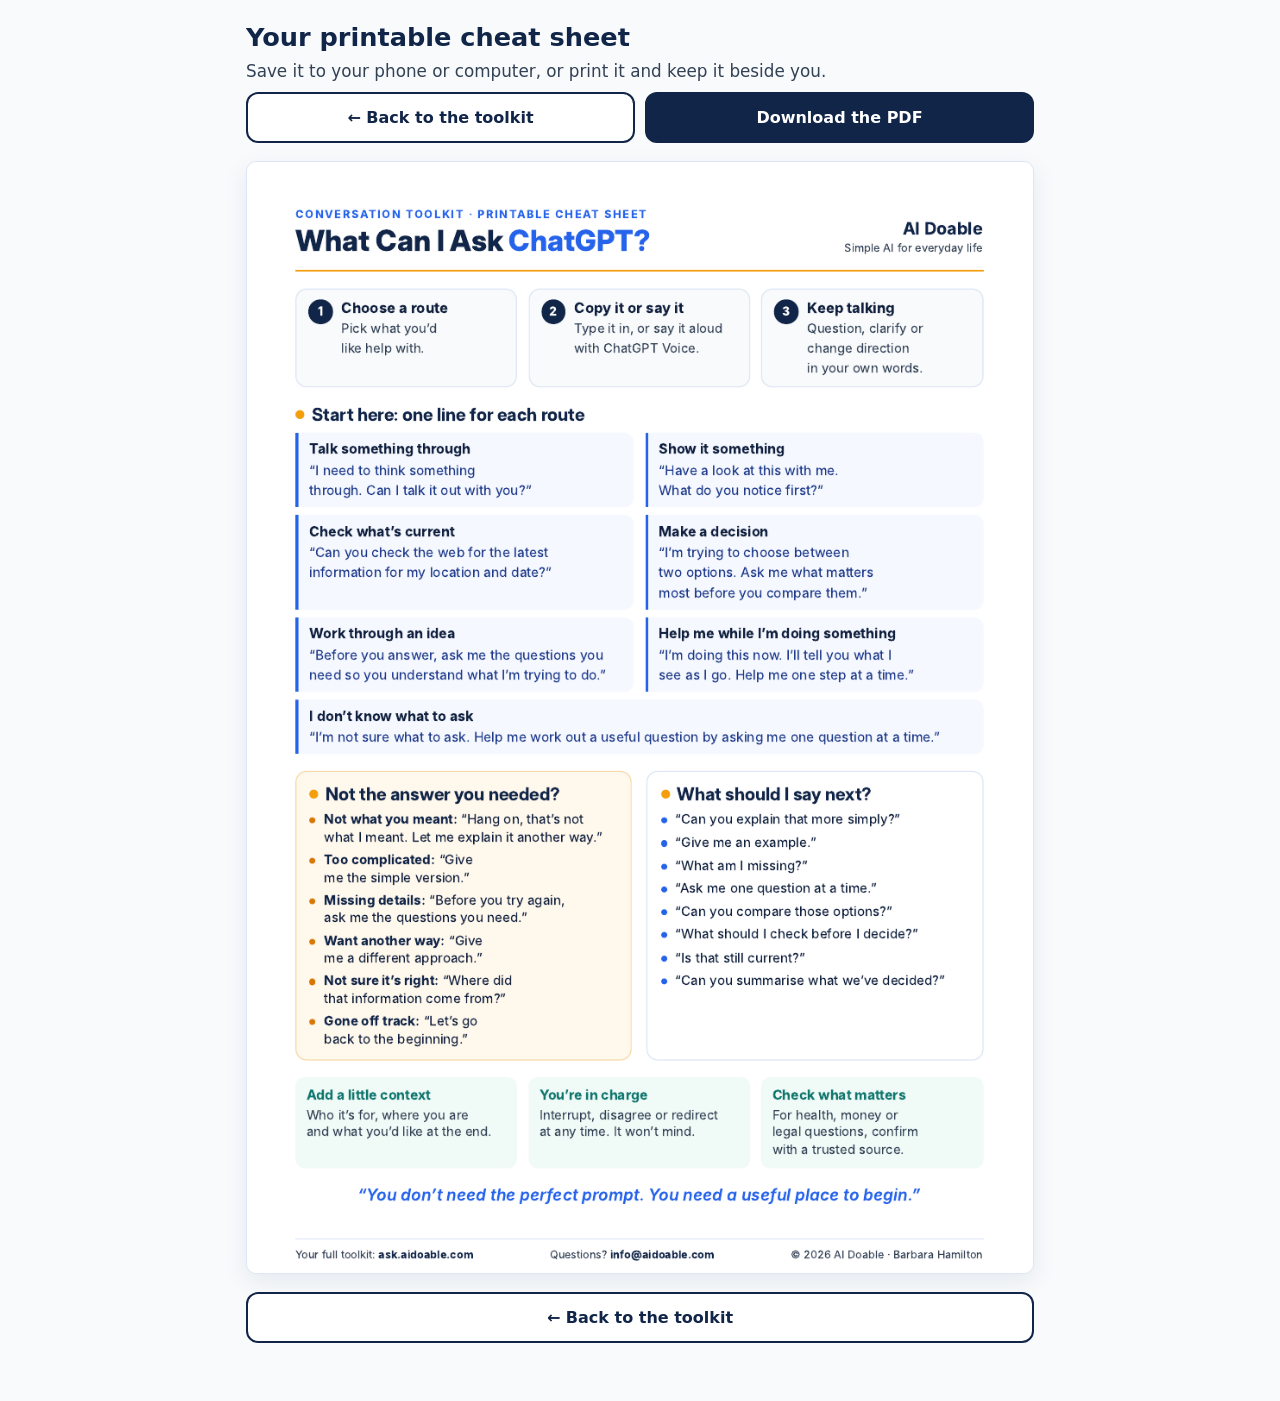
<file: cheat-sheet.html>
<!doctype html>
<html lang="en-AU">
<head>
<meta charset="utf-8">
<meta name="viewport" content="width=device-width, initial-scale=1">
<meta name="robots" content="noindex, nofollow">
<title>Your Printable Cheat Sheet | AI Doable</title>
<style>
*{box-sizing:border-box}
body{margin:0;background:#F8FAFC;color:#112548;font-family:Inter,system-ui,-apple-system,"Segoe UI",sans-serif}
.wrap{max-width:820px;margin:0 auto;padding:16px 16px 40px}
.bar{display:flex;flex-wrap:wrap;gap:10px;margin:8px 0 18px}
.btn{display:inline-flex;align-items:center;justify-content:center;gap:8px;padding:14px 20px;border-radius:12px;font-weight:700;font-size:1rem;text-decoration:none;flex:1 1 220px;text-align:center}
.back{background:#fff;color:#112548;border:2px solid #112548}
.dl{background:#112548;color:#fff;border:2px solid #112548}
h1{font-size:1.6rem;margin:6px 0 6px;text-wrap:balance}
p{font-size:1.05rem;line-height:1.55;color:#334155;margin:0 0 6px;text-wrap:pretty}
img{width:100%;height:auto;display:block;border:1px solid #DCE6F5;border-radius:10px;background:#fff;box-shadow:0 8px 24px rgba(17,37,72,.08)}
.bottom{margin-top:18px}
</style>
</head>
<body>
<main class="wrap">
  <h1>Your printable cheat sheet</h1>
  <p>Save it to your phone or computer, or print it and keep it beside you.</p>
  <div class="bar">
    <a class="btn back" href="./">&larr; Back to the toolkit</a>
    <a class="btn dl" href="./AI-Doable-ChatGPT-Cheat-Sheet.pdf" download="AI-Doable-ChatGPT-Cheat-Sheet.pdf">Download the PDF</a>
  </div>
  <img src="./cheat-sheet-preview.png" alt="The What Can I Ask ChatGPT? one-page cheat sheet: a starter line for each route, rescue lines, follow-up lines and three tips.">
  <div class="bar bottom">
    <a class="btn back" href="./">&larr; Back to the toolkit</a>
  </div>
</main>
</body>
</html>
</file>
<file: assets/index-Dv6JXSO6.css>
@import"https://fonts.googleapis.com/css2?family=DM+Sans:opsz,wght@9..40,400;9..40,500;9..40,600;9..40,700;9..40,800&family=Fraunces:opsz,SOFT,WONK,wght@9..144,0..100,0..1,400;9..144,0..100,0..1,500;9..144,0..100,0..1,600;9..144,0..100,0..1,700&display=swap";@layer components;/*! tailwindcss v4.1.14 | MIT License | https://tailwindcss.com */@layer properties{@supports (((-webkit-hyphens:none)) and (not (margin-trim:inline))) or ((-moz-orient:inline) and (not (color:rgb(from red r g b)))){*,:before,:after,::backdrop{--tw-translate-x:0;--tw-translate-y:0;--tw-translate-z:0;--tw-rotate-x:initial;--tw-rotate-y:initial;--tw-rotate-z:initial;--tw-skew-x:initial;--tw-skew-y:initial;--tw-space-y-reverse:0;--tw-border-style:solid;--tw-gradient-position:initial;--tw-gradient-from:#0000;--tw-gradient-via:#0000;--tw-gradient-to:#0000;--tw-gradient-stops:initial;--tw-gradient-via-stops:initial;--tw-gradient-from-position:0%;--tw-gradient-via-position:50%;--tw-gradient-to-position:100%;--tw-leading:initial;--tw-font-weight:initial;--tw-tracking:initial;--tw-ordinal:initial;--tw-slashed-zero:initial;--tw-numeric-figure:initial;--tw-numeric-spacing:initial;--tw-numeric-fraction:initial;--tw-shadow:0 0 #0000;--tw-shadow-color:initial;--tw-shadow-alpha:100%;--tw-inset-shadow:0 0 #0000;--tw-inset-shadow-color:initial;--tw-inset-shadow-alpha:100%;--tw-ring-color:initial;--tw-ring-shadow:0 0 #0000;--tw-inset-ring-color:initial;--tw-inset-ring-shadow:0 0 #0000;--tw-ring-inset:initial;--tw-ring-offset-width:0px;--tw-ring-offset-color:#fff;--tw-ring-offset-shadow:0 0 #0000;--tw-outline-style:solid;--tw-blur:initial;--tw-brightness:initial;--tw-contrast:initial;--tw-grayscale:initial;--tw-hue-rotate:initial;--tw-invert:initial;--tw-opacity:initial;--tw-saturate:initial;--tw-sepia:initial;--tw-drop-shadow:initial;--tw-drop-shadow-color:initial;--tw-drop-shadow-alpha:100%;--tw-drop-shadow-size:initial;--tw-backdrop-blur:initial;--tw-backdrop-brightness:initial;--tw-backdrop-contrast:initial;--tw-backdrop-grayscale:initial;--tw-backdrop-hue-rotate:initial;--tw-backdrop-invert:initial;--tw-backdrop-opacity:initial;--tw-backdrop-saturate:initial;--tw-backdrop-sepia:initial;--tw-duration:initial;--tw-ease:initial;--tw-content:"";--tw-animation-delay:0s;--tw-animation-direction:normal;--tw-animation-duration:initial;--tw-animation-fill-mode:none;--tw-animation-iteration-count:1;--tw-enter-blur:0;--tw-enter-opacity:1;--tw-enter-rotate:0;--tw-enter-scale:1;--tw-enter-translate-x:0;--tw-enter-translate-y:0;--tw-exit-blur:0;--tw-exit-opacity:1;--tw-exit-rotate:0;--tw-exit-scale:1;--tw-exit-translate-x:0;--tw-exit-translate-y:0}}}@layer theme{:root,:host{--font-mono:ui-monospace,SFMono-Regular,Menlo,Monaco,Consolas,"Liberation Mono","Courier New",monospace;--color-red-100:oklch(93.6% .032 17.717);--color-red-500:oklch(63.7% .237 25.331);--color-blue-600:oklch(54.6% .245 262.881);--color-blue-700:oklch(48.8% .243 264.376);--color-slate-50:oklch(98.4% .003 247.858);--color-slate-100:oklch(96.8% .007 247.896);--color-slate-600:oklch(44.6% .043 257.281);--color-slate-700:oklch(37.2% .044 257.287);--color-slate-900:oklch(20.8% .042 265.755);--color-black:#000;--color-white:#fff;--spacing:.25rem;--container-sm:24rem;--container-md:28rem;--container-lg:32rem;--container-xl:36rem;--container-2xl:42rem;--text-xs:.75rem;--text-xs--line-height:calc(1/.75);--text-sm:.875rem;--text-sm--line-height:calc(1.25/.875);--text-base:1rem;--text-base--line-height: 1.5 ;--text-lg:1.125rem;--text-lg--line-height:calc(1.75/1.125);--text-xl:1.25rem;--text-xl--line-height:calc(1.75/1.25);--text-4xl:2.25rem;--text-4xl--line-height:calc(2.5/2.25);--font-weight-normal:400;--font-weight-medium:500;--font-weight-semibold:600;--font-weight-bold:700;--font-weight-extrabold:800;--tracking-tight:-.025em;--tracking-widest:.1em;--leading-tight:1.25;--leading-snug:1.375;--leading-normal:1.5;--leading-relaxed:1.625;--radius-xs:.125rem;--radius-2xl:1rem;--ease-in-out:cubic-bezier(.4,0,.2,1);--animate-spin:spin 1s linear infinite;--animate-pulse:pulse 2s cubic-bezier(.4,0,.6,1)infinite;--blur-sm:8px;--blur-xl:24px;--blur-2xl:40px;--aspect-video:16/9;--default-transition-duration:.15s;--default-transition-timing-function:cubic-bezier(.4,0,.2,1);--default-font-family:"DM Sans",Arial,sans-serif;--default-mono-font-family:var(--font-mono);--color-border:var(--border)}}@layer base{*,:after,:before,::backdrop{box-sizing:border-box;border:0 solid;margin:0;padding:0}::file-selector-button{box-sizing:border-box;border:0 solid;margin:0;padding:0}html,:host{-webkit-text-size-adjust:100%;tab-size:4;line-height:1.5;font-family:var(--default-font-family,ui-sans-serif,system-ui,sans-serif,"Apple Color Emoji","Segoe UI Emoji","Segoe UI Symbol","Noto Color Emoji");font-feature-settings:var(--default-font-feature-settings,normal);font-variation-settings:var(--default-font-variation-settings,normal);-webkit-tap-highlight-color:transparent}hr{height:0;color:inherit;border-top-width:1px}abbr:where([title]){-webkit-text-decoration:underline dotted;text-decoration:underline dotted}h1,h2,h3,h4,h5,h6{font-size:inherit;font-weight:inherit}a{color:inherit;-webkit-text-decoration:inherit;text-decoration:inherit}b,strong{font-weight:bolder}code,kbd,samp,pre{font-family:var(--default-mono-font-family,ui-monospace,SFMono-Regular,Menlo,Monaco,Consolas,"Liberation Mono","Courier New",monospace);font-feature-settings:var(--default-mono-font-feature-settings,normal);font-variation-settings:var(--default-mono-font-variation-settings,normal);font-size:1em}small{font-size:80%}sub,sup{vertical-align:baseline;font-size:75%;line-height:0;position:relative}sub{bottom:-.25em}sup{top:-.5em}table{text-indent:0;border-color:inherit;border-collapse:collapse}:-moz-focusring{outline:auto}progress{vertical-align:baseline}summary{display:list-item}ol,ul,menu{list-style:none}img,svg,video,canvas,audio,iframe,embed,object{vertical-align:middle;display:block}img,video{max-width:100%;height:auto}button,input,select,optgroup,textarea{font:inherit;font-feature-settings:inherit;font-variation-settings:inherit;letter-spacing:inherit;color:inherit;opacity:1;background-color:#0000;border-radius:0}::file-selector-button{font:inherit;font-feature-settings:inherit;font-variation-settings:inherit;letter-spacing:inherit;color:inherit;opacity:1;background-color:#0000;border-radius:0}:where(select:is([multiple],[size])) optgroup{font-weight:bolder}:where(select:is([multiple],[size])) optgroup option{padding-inline-start:20px}::file-selector-button{margin-inline-end:4px}::placeholder{opacity:1}@supports (not ((-webkit-appearance:-apple-pay-button))) or (contain-intrinsic-size:1px){::placeholder{color:currentColor}@supports (color:color-mix(in lab,red,red)){::placeholder{color:color-mix(in oklab,currentcolor 50%,transparent)}}}textarea{resize:vertical}::-webkit-search-decoration{-webkit-appearance:none}::-webkit-date-and-time-value{min-height:1lh;text-align:inherit}::-webkit-datetime-edit{display:inline-flex}::-webkit-datetime-edit-fields-wrapper{padding:0}::-webkit-datetime-edit{padding-block:0}::-webkit-datetime-edit-year-field{padding-block:0}::-webkit-datetime-edit-month-field{padding-block:0}::-webkit-datetime-edit-day-field{padding-block:0}::-webkit-datetime-edit-hour-field{padding-block:0}::-webkit-datetime-edit-minute-field{padding-block:0}::-webkit-datetime-edit-second-field{padding-block:0}::-webkit-datetime-edit-millisecond-field{padding-block:0}::-webkit-datetime-edit-meridiem-field{padding-block:0}::-webkit-calendar-picker-indicator{line-height:1}:-moz-ui-invalid{box-shadow:none}button,input:where([type=button],[type=reset],[type=submit]){appearance:button}::file-selector-button{appearance:button}::-webkit-inner-spin-button{height:auto}::-webkit-outer-spin-button{height:auto}[hidden]:where(:not([hidden=until-found])){display:none!important}}@layer utilities{.\@container\/card-header{container:card-header/inline-size}.\@container\/field-group{container:field-group/inline-size}.pointer-events-auto{pointer-events:auto}.pointer-events-none{pointer-events:none}.invisible{visibility:hidden}.sr-only{clip-path:inset(50%);white-space:nowrap;border-width:0;width:1px;height:1px;margin:-1px;padding:0;position:absolute;overflow:hidden}.absolute{position:absolute}.fixed{position:fixed}.relative{position:relative}.static{position:static}.sticky{position:sticky}.inset-0{inset:calc(var(--spacing)*0)}.inset-x-0{inset-inline:calc(var(--spacing)*0)}.inset-y-0{inset-block:calc(var(--spacing)*0)}.-top-8{top:calc(var(--spacing)*-8)}.-top-12{top:calc(var(--spacing)*-12)}.top-0{top:calc(var(--spacing)*0)}.top-1\.5{top:calc(var(--spacing)*1.5)}.top-1\/2{top:50%}.top-3\.5{top:calc(var(--spacing)*3.5)}.top-4{top:calc(var(--spacing)*4)}.top-6{top:calc(var(--spacing)*6)}.top-\[-12\%\]{top:-12%}.top-\[1px\]{top:1px}.top-\[50\%\]{top:50%}.top-\[60\%\]{top:60%}.top-full{top:100%}.-right-7{right:calc(var(--spacing)*-7)}.-right-8{right:calc(var(--spacing)*-8)}.-right-12{right:calc(var(--spacing)*-12)}.right-0{right:calc(var(--spacing)*0)}.right-1{right:calc(var(--spacing)*1)}.right-2{right:calc(var(--spacing)*2)}.right-3{right:calc(var(--spacing)*3)}.right-4{right:calc(var(--spacing)*4)}.right-5{right:calc(var(--spacing)*5)}.right-6{right:calc(var(--spacing)*6)}.right-\[-3\%\]{right:-3%}.right-\[-20\%\]{right:-20%}.-bottom-2{bottom:calc(var(--spacing)*-2)}.-bottom-8{bottom:calc(var(--spacing)*-8)}.-bottom-12{bottom:calc(var(--spacing)*-12)}.bottom-0{bottom:calc(var(--spacing)*0)}.bottom-4{bottom:calc(var(--spacing)*4)}.bottom-5{bottom:calc(var(--spacing)*5)}.bottom-\[-3\.5rem\]{bottom:-3.5rem}.bottom-\[-15\%\]{bottom:-15%}.bottom-\[calc\(100\%\+0\.55rem\)\]{bottom:calc(100% + .55rem)}.-left-7{left:calc(var(--spacing)*-7)}.-left-8{left:calc(var(--spacing)*-8)}.-left-12{left:calc(var(--spacing)*-12)}.left-0{left:calc(var(--spacing)*0)}.left-1\/2{left:50%}.left-2{left:calc(var(--spacing)*2)}.left-\[50\%\]{left:50%}.isolate{isolation:isolate}.z-10{z-index:10}.z-20{z-index:20}.z-30{z-index:30}.z-40{z-index:40}.z-50{z-index:50}.z-\[1\]{z-index:1}.order-first{order:-9999}.order-last{order:9999}.col-start-2{grid-column-start:2}.row-span-2{grid-row:span 2/span 2}.row-start-1{grid-row-start:1}.container{width:100%}@media (min-width:40rem){.container{max-width:40rem}}@media (min-width:48rem){.container{max-width:48rem}}@media (min-width:64rem){.container{max-width:64rem}}@media (min-width:80rem){.container{max-width:80rem}}@media (min-width:96rem){.container{max-width:96rem}}.\!m-0{margin:calc(var(--spacing)*0)!important}.-mx-1{margin-inline:calc(var(--spacing)*-1)}.mx-2{margin-inline:calc(var(--spacing)*2)}.mx-3\.5{margin-inline:calc(var(--spacing)*3.5)}.mx-4{margin-inline:calc(var(--spacing)*4)}.mx-auto{margin-inline:auto}.-my-2{margin-block:calc(var(--spacing)*-2)}.my-0{margin-block:calc(var(--spacing)*0)}.my-0\.5{margin-block:calc(var(--spacing)*.5)}.my-1{margin-block:calc(var(--spacing)*1)}.-mt-4{margin-top:calc(var(--spacing)*-4)}.mt-0\.5{margin-top:calc(var(--spacing)*.5)}.mt-1{margin-top:calc(var(--spacing)*1)}.mt-1\.5{margin-top:calc(var(--spacing)*1.5)}.mt-2{margin-top:calc(var(--spacing)*2)}.mt-3{margin-top:calc(var(--spacing)*3)}.mt-4{margin-top:calc(var(--spacing)*4)}.mt-5{margin-top:calc(var(--spacing)*5)}.mt-6{margin-top:calc(var(--spacing)*6)}.mt-7{margin-top:calc(var(--spacing)*7)}.mt-8{margin-top:calc(var(--spacing)*8)}.mt-9{margin-top:calc(var(--spacing)*9)}.mt-10{margin-top:calc(var(--spacing)*10)}.mt-11{margin-top:calc(var(--spacing)*11)}.mt-12{margin-top:calc(var(--spacing)*12)}.mt-auto{margin-top:auto}.mr-2{margin-right:calc(var(--spacing)*2)}.mb-2{margin-bottom:calc(var(--spacing)*2)}.mb-3{margin-bottom:calc(var(--spacing)*3)}.mb-4{margin-bottom:calc(var(--spacing)*4)}.mb-6{margin-bottom:calc(var(--spacing)*6)}.mb-7{margin-bottom:calc(var(--spacing)*7)}.mb-8{margin-bottom:calc(var(--spacing)*8)}.-ml-4{margin-left:calc(var(--spacing)*-4)}.ml-1{margin-left:calc(var(--spacing)*1)}.ml-4{margin-left:calc(var(--spacing)*4)}.ml-auto{margin-left:auto}.line-clamp-1{-webkit-line-clamp:1;-webkit-box-orient:vertical;display:-webkit-box;overflow:hidden}.line-clamp-2{-webkit-line-clamp:2;-webkit-box-orient:vertical;display:-webkit-box;overflow:hidden}.block{display:block}.flex{display:flex}.grid{display:grid}.hidden{display:none}.inline-flex{display:inline-flex}.table{display:table}.table-caption{display:table-caption}.table-cell{display:table-cell}.table-row{display:table-row}.field-sizing-content{field-sizing:content}.aspect-square{aspect-ratio:1}.aspect-video{aspect-ratio:var(--aspect-video)}.size-\(--cell-size\){width:var(--cell-size);height:var(--cell-size)}.size-2{width:calc(var(--spacing)*2);height:calc(var(--spacing)*2)}.size-2\.5{width:calc(var(--spacing)*2.5);height:calc(var(--spacing)*2.5)}.size-3{width:calc(var(--spacing)*3);height:calc(var(--spacing)*3)}.size-3\.5{width:calc(var(--spacing)*3.5);height:calc(var(--spacing)*3.5)}.size-4{width:calc(var(--spacing)*4);height:calc(var(--spacing)*4)}.size-6{width:calc(var(--spacing)*6);height:calc(var(--spacing)*6)}.size-7{width:calc(var(--spacing)*7);height:calc(var(--spacing)*7)}.size-8{width:calc(var(--spacing)*8);height:calc(var(--spacing)*8)}.size-9{width:calc(var(--spacing)*9);height:calc(var(--spacing)*9)}.size-10{width:calc(var(--spacing)*10);height:calc(var(--spacing)*10)}.size-auto{width:auto;height:auto}.size-full{width:100%;height:100%}.h-\(--cell-size\){height:var(--cell-size)}.h-1\.5{height:calc(var(--spacing)*1.5)}.h-2{height:calc(var(--spacing)*2)}.h-2\.5{height:calc(var(--spacing)*2.5)}.h-4{height:calc(var(--spacing)*4)}.h-5{height:calc(var(--spacing)*5)}.h-6{height:calc(var(--spacing)*6)}.h-7{height:calc(var(--spacing)*7)}.h-8{height:calc(var(--spacing)*8)}.h-9{height:calc(var(--spacing)*9)}.h-10{height:calc(var(--spacing)*10)}.h-11{height:calc(var(--spacing)*11)}.h-12{height:calc(var(--spacing)*12)}.h-16{height:calc(var(--spacing)*16)}.h-24{height:calc(var(--spacing)*24)}.h-28{height:calc(var(--spacing)*28)}.h-\[1\.15rem\]{height:1.15rem}.h-\[76px\]{height:76px}.h-\[280px\]{height:280px}.h-\[325px\]{height:325px}.h-\[430px\]{height:430px}.h-\[500px\]{height:500px}.h-\[calc\(100\%-1px\)\]{height:calc(100% - 1px)}.h-\[var\(--radix-navigation-menu-viewport-height\)\]{height:var(--radix-navigation-menu-viewport-height)}.h-\[var\(--radix-select-trigger-height\)\]{height:var(--radix-select-trigger-height)}.h-auto{height:auto}.h-full{height:100%}.h-px{height:1px}.h-svh{height:100svh}.max-h-\(--radix-context-menu-content-available-height\){max-height:var(--radix-context-menu-content-available-height)}.max-h-\(--radix-dropdown-menu-content-available-height\){max-height:var(--radix-dropdown-menu-content-available-height)}.max-h-\(--radix-select-content-available-height\){max-height:var(--radix-select-content-available-height)}.max-h-\[300px\]{max-height:300px}.min-h-0{min-height:calc(var(--spacing)*0)}.min-h-4{min-height:calc(var(--spacing)*4)}.min-h-16{min-height:calc(var(--spacing)*16)}.min-h-\[208px\]{min-height:208px}.min-h-\[580px\]{min-height:580px}.min-h-screen{min-height:100vh}.min-h-svh{min-height:100svh}.w-\(--cell-size\){width:var(--cell-size)}.w-\(--sidebar-width\){width:var(--sidebar-width)}.w-0{width:calc(var(--spacing)*0)}.w-1{width:calc(var(--spacing)*1)}.w-2{width:calc(var(--spacing)*2)}.w-2\.5{width:calc(var(--spacing)*2.5)}.w-3{width:calc(var(--spacing)*3)}.w-3\/4{width:75%}.w-4{width:calc(var(--spacing)*4)}.w-5{width:calc(var(--spacing)*5)}.w-6{width:calc(var(--spacing)*6)}.w-7{width:calc(var(--spacing)*7)}.w-8{width:calc(var(--spacing)*8)}.w-9{width:calc(var(--spacing)*9)}.w-10{width:calc(var(--spacing)*10)}.w-11{width:calc(var(--spacing)*11)}.w-12{width:calc(var(--spacing)*12)}.w-16{width:calc(var(--spacing)*16)}.w-24{width:calc(var(--spacing)*24)}.w-28{width:calc(var(--spacing)*28)}.w-64{width:calc(var(--spacing)*64)}.w-72{width:calc(var(--spacing)*72)}.w-\[87\%\]{width:87%}.w-\[100px\]{width:100px}.w-\[400px\]{width:400px}.w-auto{width:auto}.w-fit{width:fit-content}.w-full{width:100%}.w-max{width:max-content}.w-px{width:1px}.max-w-\(--skeleton-width\){max-width:var(--skeleton-width)}.max-w-2xl{max-width:var(--container-2xl)}.max-w-\[220px\]{max-width:220px}.max-w-\[260px\]{max-width:260px}.max-w-\[490px\]{max-width:490px}.max-w-\[580px\]{max-width:580px}.max-w-\[590px\]{max-width:590px}.max-w-\[620px\]{max-width:620px}.max-w-\[670px\]{max-width:670px}.max-w-\[690px\]{max-width:690px}.max-w-\[720px\]{max-width:720px}.max-w-\[1440px\]{max-width:1440px}.max-w-\[calc\(100\%-2rem\)\]{max-width:calc(100% - 2rem)}.max-w-lg{max-width:var(--container-lg)}.max-w-max{max-width:max-content}.max-w-md{max-width:var(--container-md)}.max-w-none{max-width:none}.max-w-sm{max-width:var(--container-sm)}.max-w-xl{max-width:var(--container-xl)}.min-w-\(--cell-size\){min-width:var(--cell-size)}.min-w-0{min-width:calc(var(--spacing)*0)}.min-w-5{min-width:calc(var(--spacing)*5)}.min-w-8{min-width:calc(var(--spacing)*8)}.min-w-9{min-width:calc(var(--spacing)*9)}.min-w-10{min-width:calc(var(--spacing)*10)}.min-w-\[8rem\]{min-width:8rem}.min-w-\[12rem\]{min-width:12rem}.min-w-\[var\(--radix-select-trigger-width\)\]{min-width:var(--radix-select-trigger-width)}.flex-1{flex:1}.flex-shrink-0,.shrink-0{flex-shrink:0}.grow{flex-grow:1}.grow-0{flex-grow:0}.basis-full{flex-basis:100%}.caption-bottom{caption-side:bottom}.border-collapse{border-collapse:collapse}.origin-\(--radix-context-menu-content-transform-origin\){transform-origin:var(--radix-context-menu-content-transform-origin)}.origin-\(--radix-dropdown-menu-content-transform-origin\){transform-origin:var(--radix-dropdown-menu-content-transform-origin)}.origin-\(--radix-hover-card-content-transform-origin\){transform-origin:var(--radix-hover-card-content-transform-origin)}.origin-\(--radix-menubar-content-transform-origin\){transform-origin:var(--radix-menubar-content-transform-origin)}.origin-\(--radix-popover-content-transform-origin\){transform-origin:var(--radix-popover-content-transform-origin)}.origin-\(--radix-select-content-transform-origin\){transform-origin:var(--radix-select-content-transform-origin)}.origin-\(--radix-tooltip-content-transform-origin\){transform-origin:var(--radix-tooltip-content-transform-origin)}.-translate-x-1\/2{--tw-translate-x: -50% ;translate:var(--tw-translate-x)var(--tw-translate-y)}.-translate-x-px{--tw-translate-x:-1px;translate:var(--tw-translate-x)var(--tw-translate-y)}.translate-x-\[-50\%\]{--tw-translate-x:-50%;translate:var(--tw-translate-x)var(--tw-translate-y)}.translate-x-px{--tw-translate-x:1px;translate:var(--tw-translate-x)var(--tw-translate-y)}.-translate-y-1\/2{--tw-translate-y: -50% ;translate:var(--tw-translate-x)var(--tw-translate-y)}.translate-y-0\.5{--tw-translate-y:calc(var(--spacing)*.5);translate:var(--tw-translate-x)var(--tw-translate-y)}.translate-y-\[-50\%\]{--tw-translate-y:-50%;translate:var(--tw-translate-x)var(--tw-translate-y)}.translate-y-\[calc\(-50\%_-_2px\)\]{--tw-translate-y: calc(-50% - 2px) ;translate:var(--tw-translate-x)var(--tw-translate-y)}.rotate-45{rotate:45deg}.rotate-90{rotate:90deg}.transform{transform:var(--tw-rotate-x,)var(--tw-rotate-y,)var(--tw-rotate-z,)var(--tw-skew-x,)var(--tw-skew-y,)}.animate-caret-blink{animation:1.25s ease-out infinite caret-blink}.animate-in{animation:enter var(--tw-animation-duration,var(--tw-duration,.15s))var(--tw-ease,ease)var(--tw-animation-delay,0s)var(--tw-animation-iteration-count,1)var(--tw-animation-direction,normal)var(--tw-animation-fill-mode,none)}.animate-pulse{animation:var(--animate-pulse)}.animate-spin{animation:var(--animate-spin)}.cursor-default{cursor:default}.cursor-pointer{cursor:pointer}.cursor-text{cursor:text}.touch-none{touch-action:none}.resize{resize:both}.resize-none{resize:none}.scroll-my-1{scroll-margin-block:calc(var(--spacing)*1)}.scroll-mt-24{scroll-margin-top:calc(var(--spacing)*24)}.scroll-py-1{scroll-padding-block:calc(var(--spacing)*1)}.list-disc{list-style-type:disc}.list-none{list-style-type:none}.auto-rows-min{grid-auto-rows:min-content}.grid-cols-2{grid-template-columns:repeat(2,minmax(0,1fr))}.grid-cols-\[0_1fr\]{grid-template-columns:0 1fr}.grid-rows-\[auto_auto\]{grid-template-rows:auto auto}.flex-col{flex-direction:column}.flex-col-reverse{flex-direction:column-reverse}.flex-row{flex-direction:row}.flex-wrap{flex-wrap:wrap}.place-items-center{place-items:center}.items-center{align-items:center}.items-end{align-items:flex-end}.items-start{align-items:flex-start}.items-stretch{align-items:stretch}.justify-between{justify-content:space-between}.justify-center{justify-content:center}.justify-start{justify-content:flex-start}.justify-items-start{justify-items:start}.gap-0{gap:calc(var(--spacing)*0)}.gap-0\.5{gap:calc(var(--spacing)*.5)}.gap-1{gap:calc(var(--spacing)*1)}.gap-1\.5{gap:calc(var(--spacing)*1.5)}.gap-2{gap:calc(var(--spacing)*2)}.gap-2\.5{gap:calc(var(--spacing)*2.5)}.gap-3{gap:calc(var(--spacing)*3)}.gap-4{gap:calc(var(--spacing)*4)}.gap-5{gap:calc(var(--spacing)*5)}.gap-6{gap:calc(var(--spacing)*6)}.gap-7{gap:calc(var(--spacing)*7)}.gap-8{gap:calc(var(--spacing)*8)}.gap-10{gap:calc(var(--spacing)*10)}.gap-11{gap:calc(var(--spacing)*11)}.gap-12{gap:calc(var(--spacing)*12)}:where(.space-y-2>:not(:last-child)){--tw-space-y-reverse:0;margin-block-start:calc(calc(var(--spacing)*2)*var(--tw-space-y-reverse));margin-block-end:calc(calc(var(--spacing)*2)*calc(1 - var(--tw-space-y-reverse)))}.gap-x-6{column-gap:calc(var(--spacing)*6)}.gap-y-0\.5{row-gap:calc(var(--spacing)*.5)}.gap-y-3{row-gap:calc(var(--spacing)*3)}.self-start{align-self:flex-start}.self-stretch{align-self:stretch}.justify-self-end{justify-self:flex-end}.truncate{text-overflow:ellipsis;white-space:nowrap;overflow:hidden}.overflow-auto{overflow:auto}.overflow-hidden{overflow:hidden}.overflow-x-auto{overflow-x:auto}.overflow-x-hidden{overflow-x:hidden}.overflow-y-auto{overflow-y:auto}.rounded{border-radius:.25rem}.rounded-2xl{border-radius:var(--radius-2xl)}.rounded-\[2px\]{border-radius:2px}.rounded-\[4px\]{border-radius:4px}.rounded-\[10px\]{border-radius:10px}.rounded-\[20px\]{border-radius:20px}.rounded-\[24px\]{border-radius:24px}.rounded-\[26px\]{border-radius:26px}.rounded-\[28px\]{border-radius:28px}.rounded-\[30px\]{border-radius:30px}.rounded-\[calc\(var\(--radius\)-5px\)\]{border-radius:calc(var(--radius) - 5px)}.rounded-\[inherit\]{border-radius:inherit}.rounded-full{border-radius:3.40282e38px}.rounded-lg{border-radius:var(--radius)}.rounded-md{border-radius:calc(var(--radius) - 2px)}.rounded-none{border-radius:0}.rounded-sm{border-radius:calc(var(--radius) - 4px)}.rounded-xl{border-radius:calc(var(--radius) + 4px)}.rounded-xs{border-radius:var(--radius-xs)}.rounded-l-md{border-top-left-radius:calc(var(--radius) - 2px);border-bottom-left-radius:calc(var(--radius) - 2px)}.rounded-tl-sm{border-top-left-radius:calc(var(--radius) - 4px)}.rounded-r-md{border-top-right-radius:calc(var(--radius) - 2px);border-bottom-right-radius:calc(var(--radius) - 2px)}.border{border-style:var(--tw-border-style);border-width:1px}.border-0{border-style:var(--tw-border-style);border-width:0}.border-\[1\.5px\]{border-style:var(--tw-border-style);border-width:1.5px}.border-y{border-block-style:var(--tw-border-style);border-block-width:1px}.border-t{border-top-style:var(--tw-border-style);border-top-width:1px}.border-r{border-right-style:var(--tw-border-style);border-right-width:1px}.border-b{border-bottom-style:var(--tw-border-style);border-bottom-width:1px}.border-l{border-left-style:var(--tw-border-style);border-left-width:1px}.border-dashed{--tw-border-style:dashed;border-style:dashed}.border-\(--color-border\){border-color:var(--color-border)}.border-\[\#1E3A8A\]{border-color:#1e3a8a}.border-\[\#1E3A8A\]\/8{border-color:#1e3a8a14}.border-\[\#1E3A8A\]\/10{border-color:#1e3a8a1a}.border-\[\#1E3A8A\]\/12{border-color:#1e3a8a1f}.border-\[\#1E3A8A\]\/15{border-color:#1e3a8a26}.border-\[\#5B8D0C\]\/12{border-color:#5b8d0c1f}.border-\[\#84CC16\]\/35{border-color:#84cc1659}.border-\[\#84CC16\]\/50{border-color:#84cc1680}.border-\[\#2563EB\]{border-color:#2563eb}.border-\[\#2563EB\]\/10{border-color:#2563eb1a}.border-\[\#2563EB\]\/15{border-color:#2563eb26}.border-\[\#2563EB\]\/20{border-color:#2563eb33}.border-\[\#F59E0B\]\/15{border-color:#f59e0b26}.border-\[\#F59E0B\]\/20{border-color:#f59e0b33}.border-\[\#F59E0B\]\/25{border-color:#f59e0b40}.border-\[\#F59E0B\]\/30{border-color:#f59e0b4d}.border-\[rgba\(0\,0\,0\,0\.08\)\]{border-color:#00000014}.border-border,.border-border\/50{border-color:var(--border)}@supports (color:color-mix(in lab,red,red)){.border-border\/50{border-color:color-mix(in oklab,var(--border)50%,transparent)}}.border-input{border-color:var(--input)}.border-primary{border-color:var(--primary)}.border-transparent{border-color:#0000}.border-white\/15{border-color:#ffffff26}@supports (color:color-mix(in lab,red,red)){.border-white\/15{border-color:color-mix(in oklab,var(--color-white)15%,transparent)}}.border-white\/80{border-color:#fffc}@supports (color:color-mix(in lab,red,red)){.border-white\/80{border-color:color-mix(in oklab,var(--color-white)80%,transparent)}}.border-white\/90{border-color:#ffffffe6}@supports (color:color-mix(in lab,red,red)){.border-white\/90{border-color:color-mix(in oklab,var(--color-white)90%,transparent)}}.border-t-transparent{border-top-color:#0000}.border-l-transparent{border-left-color:#0000}.bg-\(--color-bg\){background-color:var(--color-bg)}.bg-\[\#1E3A8A\]{background-color:#1e3a8a}.bg-\[\#1a1a19\]{background-color:#1a1a19}.bg-\[\#84CC16\]{background-color:#84cc16}.bg-\[\#84CC16\]\/10{background-color:#84cc161a}.bg-\[\#84CC16\]\/12{background-color:#84cc161f}.bg-\[\#2563EB\]{background-color:#2563eb}.bg-\[\#2563EB\]\/8{background-color:#2563eb14}.bg-\[\#EAF3FF\]{background-color:#eaf3ff}.bg-\[\#EEF5FF\]{background-color:#eef5ff}.bg-\[\#EFF6FF\]{background-color:#eff6ff}.bg-\[\#F2F5FC\]{background-color:#f2f5fc}.bg-\[\#F7FCEB\]{background-color:#f7fceb}.bg-\[\#F8FAFC\]{background-color:#f8fafc}.bg-\[\#F8FAFC\]\/95{background-color:#f8fafcf2}.bg-\[\#F8FBFF\]{background-color:#f8fbff}.bg-\[\#F8FCEB\]{background-color:#f8fceb}.bg-\[\#F59E0B\]{background-color:#f59e0b}.bg-\[\#F59E0B\]\/10{background-color:#f59e0b1a}.bg-\[\#F59E0B\]\/70{background-color:#f59e0bb3}.bg-\[\#FFF7E8\]{background-color:#fff7e8}.bg-\[\#FFF8EA\]{background-color:#fff8ea}.bg-\[\#FFF9EE\]{background-color:#fff9ee}.bg-\[\#f8f8f7\]{background-color:#f8f8f7}.bg-accent{background-color:var(--accent)}.bg-background{background-color:var(--background)}.bg-black\/50{background-color:#00000080}@supports (color:color-mix(in lab,red,red)){.bg-black\/50{background-color:color-mix(in oklab,var(--color-black)50%,transparent)}}.bg-blue-600{background-color:var(--color-blue-600)}.bg-border{background-color:var(--border)}.bg-card{background-color:var(--card)}.bg-destructive{background-color:var(--destructive)}.bg-foreground{background-color:var(--foreground)}.bg-input{background-color:var(--input)}.bg-muted,.bg-muted\/50{background-color:var(--muted)}@supports (color:color-mix(in lab,red,red)){.bg-muted\/50{background-color:color-mix(in oklab,var(--muted)50%,transparent)}}.bg-popover{background-color:var(--popover)}.bg-primary,.bg-primary\/20{background-color:var(--primary)}@supports (color:color-mix(in lab,red,red)){.bg-primary\/20{background-color:color-mix(in oklab,var(--primary)20%,transparent)}}.bg-red-100{background-color:var(--color-red-100)}.bg-secondary{background-color:var(--secondary)}.bg-transparent{background-color:#0000}.bg-white{background-color:var(--color-white)}.bg-white\/10{background-color:#ffffff1a}@supports (color:color-mix(in lab,red,red)){.bg-white\/10{background-color:color-mix(in oklab,var(--color-white)10%,transparent)}}.bg-white\/12{background-color:#ffffff1f}@supports (color:color-mix(in lab,red,red)){.bg-white\/12{background-color:color-mix(in oklab,var(--color-white)12%,transparent)}}.bg-white\/75{background-color:#ffffffbf}@supports (color:color-mix(in lab,red,red)){.bg-white\/75{background-color:color-mix(in oklab,var(--color-white)75%,transparent)}}.bg-white\/80{background-color:#fffc}@supports (color:color-mix(in lab,red,red)){.bg-white\/80{background-color:color-mix(in oklab,var(--color-white)80%,transparent)}}.bg-white\/85{background-color:#ffffffd9}@supports (color:color-mix(in lab,red,red)){.bg-white\/85{background-color:color-mix(in oklab,var(--color-white)85%,transparent)}}.bg-white\/90{background-color:#ffffffe6}@supports (color:color-mix(in lab,red,red)){.bg-white\/90{background-color:color-mix(in oklab,var(--color-white)90%,transparent)}}.bg-white\/95{background-color:#fffffff2}@supports (color:color-mix(in lab,red,red)){.bg-white\/95{background-color:color-mix(in oklab,var(--color-white)95%,transparent)}}.bg-gradient-to-br{--tw-gradient-position:to bottom right in oklab;background-image:linear-gradient(var(--tw-gradient-stops))}.from-slate-50{--tw-gradient-from:var(--color-slate-50);--tw-gradient-stops:var(--tw-gradient-via-stops,var(--tw-gradient-position),var(--tw-gradient-from)var(--tw-gradient-from-position),var(--tw-gradient-to)var(--tw-gradient-to-position))}.to-slate-100{--tw-gradient-to:var(--color-slate-100);--tw-gradient-stops:var(--tw-gradient-via-stops,var(--tw-gradient-position),var(--tw-gradient-from)var(--tw-gradient-from-position),var(--tw-gradient-to)var(--tw-gradient-to-position))}.fill-current{fill:currentColor}.fill-foreground{fill:var(--foreground)}.fill-primary{fill:var(--primary)}.object-contain{object-fit:contain}.object-cover{object-fit:cover}.p-0{padding:calc(var(--spacing)*0)}.p-1{padding:calc(var(--spacing)*1)}.p-1\.5{padding:calc(var(--spacing)*1.5)}.p-2{padding:calc(var(--spacing)*2)}.p-3{padding:calc(var(--spacing)*3)}.p-4{padding:calc(var(--spacing)*4)}.p-5{padding:calc(var(--spacing)*5)}.p-6{padding:calc(var(--spacing)*6)}.p-8{padding:calc(var(--spacing)*8)}.p-\[3px\]{padding:3px}.p-px{padding:1px}.px-\(--cell-size\){padding-inline:var(--cell-size)}.px-1{padding-inline:calc(var(--spacing)*1)}.px-1\.5{padding-inline:calc(var(--spacing)*1.5)}.px-2{padding-inline:calc(var(--spacing)*2)}.px-2\.5{padding-inline:calc(var(--spacing)*2.5)}.px-3{padding-inline:calc(var(--spacing)*3)}.px-3\.5{padding-inline:calc(var(--spacing)*3.5)}.px-4{padding-inline:calc(var(--spacing)*4)}.px-5{padding-inline:calc(var(--spacing)*5)}.px-6{padding-inline:calc(var(--spacing)*6)}.py-0\.5{padding-block:calc(var(--spacing)*.5)}.py-1{padding-block:calc(var(--spacing)*1)}.py-1\.5{padding-block:calc(var(--spacing)*1.5)}.py-2{padding-block:calc(var(--spacing)*2)}.py-2\.5{padding-block:calc(var(--spacing)*2.5)}.py-3{padding-block:calc(var(--spacing)*3)}.py-3\.5{padding-block:calc(var(--spacing)*3.5)}.py-4{padding-block:calc(var(--spacing)*4)}.py-5{padding-block:calc(var(--spacing)*5)}.py-6{padding-block:calc(var(--spacing)*6)}.py-7{padding-block:calc(var(--spacing)*7)}.py-9{padding-block:calc(var(--spacing)*9)}.py-12{padding-block:calc(var(--spacing)*12)}.py-14{padding-block:calc(var(--spacing)*14)}.py-18{padding-block:calc(var(--spacing)*18)}.pt-0{padding-top:calc(var(--spacing)*0)}.pt-3{padding-top:calc(var(--spacing)*3)}.pt-4{padding-top:calc(var(--spacing)*4)}.pt-8{padding-top:calc(var(--spacing)*8)}.pt-12{padding-top:calc(var(--spacing)*12)}.pr-1{padding-right:calc(var(--spacing)*1)}.pr-2{padding-right:calc(var(--spacing)*2)}.pr-2\.5{padding-right:calc(var(--spacing)*2.5)}.pr-3{padding-right:calc(var(--spacing)*3)}.pr-8{padding-right:calc(var(--spacing)*8)}.pb-3{padding-bottom:calc(var(--spacing)*3)}.pb-4{padding-bottom:calc(var(--spacing)*4)}.pb-8{padding-bottom:calc(var(--spacing)*8)}.pl-2{padding-left:calc(var(--spacing)*2)}.pl-3{padding-left:calc(var(--spacing)*3)}.pl-4{padding-left:calc(var(--spacing)*4)}.pl-8{padding-left:calc(var(--spacing)*8)}.text-center{text-align:center}.text-left{text-align:left}.align-middle{vertical-align:middle}.font-display{font-family:Fraunces,Georgia,serif}.font-mono{font-family:var(--font-mono)}.font-sans{font-family:DM Sans,Arial,sans-serif}.text-4xl{font-size:var(--text-4xl);line-height:var(--tw-leading,var(--text-4xl--line-height))}.text-base{font-size:var(--text-base);line-height:var(--tw-leading,var(--text-base--line-height))}.text-lg{font-size:var(--text-lg);line-height:var(--tw-leading,var(--text-lg--line-height))}.text-sm{font-size:var(--text-sm);line-height:var(--tw-leading,var(--text-sm--line-height))}.text-sm\/relaxed{font-size:var(--text-sm);line-height:var(--leading-relaxed)}.text-xl{font-size:var(--text-xl);line-height:var(--tw-leading,var(--text-xl--line-height))}.text-xs{font-size:var(--text-xs);line-height:var(--tw-leading,var(--text-xs--line-height))}.text-\[0\.8rem\]{font-size:.8rem}.text-\[0\.97rem\]{font-size:.97rem}.text-\[1\.1rem\]{font-size:1.1rem}.text-\[1\.05rem\]{font-size:1.05rem}.text-\[1\.25rem\]{font-size:1.25rem}.text-\[1rem\]{font-size:1rem}.text-\[9px\]{font-size:9px}.text-\[10px\]{font-size:10px}.text-\[12px\]{font-size:12px}.text-\[clamp\(1\.1rem\,2vw\,1\.35rem\)\]{font-size:clamp(1.1rem,2vw,1.35rem)}.text-\[clamp\(2\.1rem\,4vw\,3\.6rem\)\]{font-size:clamp(2.1rem,4vw,3.6rem)}.text-\[clamp\(2\.3rem\,4vw\,4rem\)\]{font-size:clamp(2.3rem,4vw,4rem)}.text-\[clamp\(2\.8rem\,4\.7vw\,5rem\)\]{font-size:clamp(2.8rem,4.7vw,5rem)}.text-\[clamp\(2\.8rem\,5vw\,5rem\)\]{font-size:clamp(2.8rem,5vw,5rem)}.text-\[clamp\(2\.9rem\,5vw\,5\.2rem\)\]{font-size:clamp(2.9rem,5vw,5.2rem)}.text-\[clamp\(2\.35rem\,4vw\,4\.2rem\)\]{font-size:clamp(2.35rem,4vw,4.2rem)}.text-\[clamp\(2rem\,4vw\,3\.4rem\)\]{font-size:clamp(2rem,4vw,3.4rem)}.text-\[clamp\(3\.2rem\,7vw\,6\.6rem\)\]{font-size:clamp(3.2rem,7vw,6.6rem)}.leading-5{--tw-leading:calc(var(--spacing)*5);line-height:calc(var(--spacing)*5)}.leading-\[1\.03\]{--tw-leading:1.03;line-height:1.03}.leading-\[1\.04\]{--tw-leading:1.04;line-height:1.04}.leading-\[26px\]{--tw-leading:26px;line-height:26px}.leading-none{--tw-leading:1;line-height:1}.leading-normal{--tw-leading:var(--leading-normal);line-height:var(--leading-normal)}.leading-relaxed{--tw-leading:var(--leading-relaxed);line-height:var(--leading-relaxed)}.leading-snug{--tw-leading:var(--leading-snug);line-height:var(--leading-snug)}.leading-tight{--tw-leading:var(--leading-tight);line-height:var(--leading-tight)}.font-bold{--tw-font-weight:var(--font-weight-bold);font-weight:var(--font-weight-bold)}.font-extrabold{--tw-font-weight:var(--font-weight-extrabold);font-weight:var(--font-weight-extrabold)}.font-medium{--tw-font-weight:var(--font-weight-medium);font-weight:var(--font-weight-medium)}.font-normal{--tw-font-weight:var(--font-weight-normal);font-weight:var(--font-weight-normal)}.font-semibold{--tw-font-weight:var(--font-weight-semibold);font-weight:var(--font-weight-semibold)}.tracking-\[-0\.05em\]{--tw-tracking:-.05em;letter-spacing:-.05em}.tracking-\[-0\.06em\]{--tw-tracking:-.06em;letter-spacing:-.06em}.tracking-\[-0\.025em\]{--tw-tracking:-.025em;letter-spacing:-.025em}.tracking-\[-0\.44px\]{--tw-tracking:-.44px;letter-spacing:-.44px}.tracking-\[-0\.045em\]{--tw-tracking:-.045em;letter-spacing:-.045em}.tracking-\[-0\.055em\]{--tw-tracking:-.055em;letter-spacing:-.055em}.tracking-\[-0\.154px\]{--tw-tracking:-.154px;letter-spacing:-.154px}.tracking-\[0\.12em\]{--tw-tracking:.12em;letter-spacing:.12em}.tracking-\[0\.13em\]{--tw-tracking:.13em;letter-spacing:.13em}.tracking-\[0\.14em\]{--tw-tracking:.14em;letter-spacing:.14em}.tracking-\[0\.15em\]{--tw-tracking:.15em;letter-spacing:.15em}.tracking-tight{--tw-tracking:var(--tracking-tight);letter-spacing:var(--tracking-tight)}.tracking-widest{--tw-tracking:var(--tracking-widest);letter-spacing:var(--tracking-widest)}.text-balance{text-wrap:balance}.break-words{overflow-wrap:break-word}.whitespace-break-spaces{white-space:break-spaces}.whitespace-nowrap{white-space:nowrap}.text-\[\#1E3A8A\]{color:#1e3a8a}.text-\[\#3D5281\]{color:#3d5281}.text-\[\#4B6D0B\]{color:#4b6d0b}.text-\[\#5B8D0C\]{color:#5b8d0c}.text-\[\#5B8D0C\]\/55{color:#5b8d0c8c}.text-\[\#7C4A10\]{color:#7c4a10}.text-\[\#8A5A20\]{color:#8a5a20}.text-\[\#8A4300\]{color:#8a4300}.text-\[\#965B1C\]{color:#965b1c}.text-\[\#2563EB\]{color:#2563eb}.text-\[\#2563EB\]\/55{color:#2563eb8c}.text-\[\#34322d\]{color:#34322d}.text-\[\#52658F\]{color:#52658f}.text-\[\#132554\]{color:#132554}.text-\[\#395706\]{color:#395706}.text-\[\#435984\]{color:#435984}.text-\[\#858481\]{color:#858481}.text-\[\#B45309\]{color:#b45309}.text-\[\#C7D8FF\]{color:#c7d8ff}.text-\[\#D9E5FF\]{color:#d9e5ff}.text-\[\#D97706\]{color:#d97706}.text-\[\#F59E0B\]{color:#f59e0b}.text-accent-foreground{color:var(--accent-foreground)}.text-background{color:var(--background)}.text-card-foreground{color:var(--card-foreground)}.text-current{color:currentColor}.text-destructive{color:var(--destructive)}.text-foreground{color:var(--foreground)}.text-muted-foreground{color:var(--muted-foreground)}.text-popover-foreground{color:var(--popover-foreground)}.text-primary{color:var(--primary)}.text-primary-foreground{color:var(--primary-foreground)}.text-red-500{color:var(--color-red-500)}.text-secondary-foreground{color:var(--secondary-foreground)}.text-slate-600{color:var(--color-slate-600)}.text-slate-700{color:var(--color-slate-700)}.text-slate-900{color:var(--color-slate-900)}.text-white{color:var(--color-white)}.uppercase{text-transform:uppercase}.tabular-nums{--tw-numeric-spacing:tabular-nums;font-variant-numeric:var(--tw-ordinal,)var(--tw-slashed-zero,)var(--tw-numeric-figure,)var(--tw-numeric-spacing,)var(--tw-numeric-fraction,)}.underline-offset-4{text-underline-offset:4px}.opacity-0{opacity:0}.opacity-25{opacity:.25}.opacity-35{opacity:.35}.opacity-50{opacity:.5}.opacity-70{opacity:.7}.mix-blend-multiply{mix-blend-mode:multiply}.shadow{--tw-shadow:0 1px 3px 0 var(--tw-shadow-color,#0000001a),0 1px 2px -1px var(--tw-shadow-color,#0000001a);box-shadow:var(--tw-inset-shadow),var(--tw-inset-ring-shadow),var(--tw-ring-offset-shadow),var(--tw-ring-shadow),var(--tw-shadow)}.shadow-\[0_0_0_1px_hsl\(var\(--sidebar-border\)\)\]{--tw-shadow:0 0 0 1px var(--tw-shadow-color,hsl(var(--sidebar-border)));box-shadow:var(--tw-inset-shadow),var(--tw-inset-ring-shadow),var(--tw-ring-offset-shadow),var(--tw-ring-shadow),var(--tw-shadow)}.shadow-\[0_8px_20px_rgba\(180\,83\,9\,0\.06\)\]{--tw-shadow:0 8px 20px var(--tw-shadow-color,#b453090f);box-shadow:var(--tw-inset-shadow),var(--tw-inset-ring-shadow),var(--tw-ring-offset-shadow),var(--tw-ring-shadow),var(--tw-shadow)}.shadow-\[0_10px_24px_rgba\(30\,58\,138\,0\.05\)\]{--tw-shadow:0 10px 24px var(--tw-shadow-color,#1e3a8a0d);box-shadow:var(--tw-inset-shadow),var(--tw-inset-ring-shadow),var(--tw-ring-offset-shadow),var(--tw-ring-shadow),var(--tw-shadow)}.shadow-\[0_10px_24px_rgba\(37\,99\,235\,0\.22\)\]{--tw-shadow:0 10px 24px var(--tw-shadow-color,#2563eb38);box-shadow:var(--tw-inset-shadow),var(--tw-inset-ring-shadow),var(--tw-ring-offset-shadow),var(--tw-ring-shadow),var(--tw-shadow)}.shadow-\[0_12px_28px_rgba\(30\,58\,138\,0\.16\)\]{--tw-shadow:0 12px 28px var(--tw-shadow-color,#1e3a8a29);box-shadow:var(--tw-inset-shadow),var(--tw-inset-ring-shadow),var(--tw-ring-offset-shadow),var(--tw-ring-shadow),var(--tw-shadow)}.shadow-\[0_14px_30px_rgba\(30\,58\,138\,0\.22\)\]{--tw-shadow:0 14px 30px var(--tw-shadow-color,#1e3a8a38);box-shadow:var(--tw-inset-shadow),var(--tw-inset-ring-shadow),var(--tw-ring-offset-shadow),var(--tw-ring-shadow),var(--tw-shadow)}.shadow-\[0_18px_45px_rgba\(30\,58\,138\,0\.08\)\]{--tw-shadow:0 18px 45px var(--tw-shadow-color,#1e3a8a14);box-shadow:var(--tw-inset-shadow),var(--tw-inset-ring-shadow),var(--tw-ring-offset-shadow),var(--tw-ring-shadow),var(--tw-shadow)}.shadow-\[0_20px_60px_rgba\(30\,58\,138\,0\.08\)\]{--tw-shadow:0 20px 60px var(--tw-shadow-color,#1e3a8a14);box-shadow:var(--tw-inset-shadow),var(--tw-inset-ring-shadow),var(--tw-ring-offset-shadow),var(--tw-ring-shadow),var(--tw-shadow)}.shadow-\[0_24px_55px_rgba\(30\,58\,138\,0\.18\)\]{--tw-shadow:0 24px 55px var(--tw-shadow-color,#1e3a8a2e);box-shadow:var(--tw-inset-shadow),var(--tw-inset-ring-shadow),var(--tw-ring-offset-shadow),var(--tw-ring-shadow),var(--tw-shadow)}.shadow-\[0_26px_70px_rgba\(5\,20\,68\,0\.28\)\]{--tw-shadow:0 26px 70px var(--tw-shadow-color,#05144447);box-shadow:var(--tw-inset-shadow),var(--tw-inset-ring-shadow),var(--tw-ring-offset-shadow),var(--tw-ring-shadow),var(--tw-shadow)}.shadow-\[0px_4px_11px_0px_rgba\(0\,0\,0\,0\.08\)\]{--tw-shadow:0px 4px 11px 0px var(--tw-shadow-color,#00000014);box-shadow:var(--tw-inset-shadow),var(--tw-inset-ring-shadow),var(--tw-ring-offset-shadow),var(--tw-ring-shadow),var(--tw-shadow)}.shadow-lg{--tw-shadow:0 10px 15px -3px var(--tw-shadow-color,#0000001a),0 4px 6px -4px var(--tw-shadow-color,#0000001a);box-shadow:var(--tw-inset-shadow),var(--tw-inset-ring-shadow),var(--tw-ring-offset-shadow),var(--tw-ring-shadow),var(--tw-shadow)}.shadow-md{--tw-shadow:0 4px 6px -1px var(--tw-shadow-color,#0000001a),0 2px 4px -2px var(--tw-shadow-color,#0000001a);box-shadow:var(--tw-inset-shadow),var(--tw-inset-ring-shadow),var(--tw-ring-offset-shadow),var(--tw-ring-shadow),var(--tw-shadow)}.shadow-none{--tw-shadow:0 0 #0000;box-shadow:var(--tw-inset-shadow),var(--tw-inset-ring-shadow),var(--tw-ring-offset-shadow),var(--tw-ring-shadow),var(--tw-shadow)}.shadow-sm{--tw-shadow:0 1px 3px 0 var(--tw-shadow-color,#0000001a),0 1px 2px -1px var(--tw-shadow-color,#0000001a);box-shadow:var(--tw-inset-shadow),var(--tw-inset-ring-shadow),var(--tw-ring-offset-shadow),var(--tw-ring-shadow),var(--tw-shadow)}.shadow-xl{--tw-shadow:0 20px 25px -5px var(--tw-shadow-color,#0000001a),0 8px 10px -6px var(--tw-shadow-color,#0000001a);box-shadow:var(--tw-inset-shadow),var(--tw-inset-ring-shadow),var(--tw-ring-offset-shadow),var(--tw-ring-shadow),var(--tw-shadow)}.shadow-xs{--tw-shadow:0 1px 2px 0 var(--tw-shadow-color,#0000000d);box-shadow:var(--tw-inset-shadow),var(--tw-inset-ring-shadow),var(--tw-ring-offset-shadow),var(--tw-ring-shadow),var(--tw-shadow)}.ring-0{--tw-ring-shadow:var(--tw-ring-inset,)0 0 0 calc(0px + var(--tw-ring-offset-width))var(--tw-ring-color,currentcolor);box-shadow:var(--tw-inset-shadow),var(--tw-inset-ring-shadow),var(--tw-ring-offset-shadow),var(--tw-ring-shadow),var(--tw-shadow)}.ring-1{--tw-ring-shadow:var(--tw-ring-inset,)0 0 0 calc(1px + var(--tw-ring-offset-width))var(--tw-ring-color,currentcolor);box-shadow:var(--tw-inset-shadow),var(--tw-inset-ring-shadow),var(--tw-ring-offset-shadow),var(--tw-ring-shadow),var(--tw-shadow)}.ring-2{--tw-ring-shadow:var(--tw-ring-inset,)0 0 0 calc(2px + var(--tw-ring-offset-width))var(--tw-ring-color,currentcolor);box-shadow:var(--tw-inset-shadow),var(--tw-inset-ring-shadow),var(--tw-ring-offset-shadow),var(--tw-ring-shadow),var(--tw-shadow)}.ring-\[\#2563EB\]\/15{--tw-ring-color:oklab(54.615% -.026671 -.213549/.15)}.ring-ring\/50{--tw-ring-color:var(--ring)}@supports (color:color-mix(in lab,red,red)){.ring-ring\/50{--tw-ring-color:color-mix(in oklab,var(--ring)50%,transparent)}}.ring-white\/12{--tw-ring-color:#ffffff1f}@supports (color:color-mix(in lab,red,red)){.ring-white\/12{--tw-ring-color:color-mix(in oklab,var(--color-white)12%,transparent)}}.ring-offset-background{--tw-ring-offset-color:var(--background)}.outline-hidden{--tw-outline-style:none;outline-style:none}@media (forced-colors:active){.outline-hidden{outline-offset:2px;outline:2px solid #0000}}.outline{outline-style:var(--tw-outline-style);outline-width:1px}.blur-2xl{--tw-blur:blur(var(--blur-2xl));filter:var(--tw-blur,)var(--tw-brightness,)var(--tw-contrast,)var(--tw-grayscale,)var(--tw-hue-rotate,)var(--tw-invert,)var(--tw-saturate,)var(--tw-sepia,)var(--tw-drop-shadow,)}.backdrop-blur{--tw-backdrop-blur:blur(8px);-webkit-backdrop-filter:var(--tw-backdrop-blur,)var(--tw-backdrop-brightness,)var(--tw-backdrop-contrast,)var(--tw-backdrop-grayscale,)var(--tw-backdrop-hue-rotate,)var(--tw-backdrop-invert,)var(--tw-backdrop-opacity,)var(--tw-backdrop-saturate,)var(--tw-backdrop-sepia,);backdrop-filter:var(--tw-backdrop-blur,)var(--tw-backdrop-brightness,)var(--tw-backdrop-contrast,)var(--tw-backdrop-grayscale,)var(--tw-backdrop-hue-rotate,)var(--tw-backdrop-invert,)var(--tw-backdrop-opacity,)var(--tw-backdrop-saturate,)var(--tw-backdrop-sepia,)}.backdrop-blur-2xl{--tw-backdrop-blur:blur(var(--blur-2xl));-webkit-backdrop-filter:var(--tw-backdrop-blur,)var(--tw-backdrop-brightness,)var(--tw-backdrop-contrast,)var(--tw-backdrop-grayscale,)var(--tw-backdrop-hue-rotate,)var(--tw-backdrop-invert,)var(--tw-backdrop-opacity,)var(--tw-backdrop-saturate,)var(--tw-backdrop-sepia,);backdrop-filter:var(--tw-backdrop-blur,)var(--tw-backdrop-brightness,)var(--tw-backdrop-contrast,)var(--tw-backdrop-grayscale,)var(--tw-backdrop-hue-rotate,)var(--tw-backdrop-invert,)var(--tw-backdrop-opacity,)var(--tw-backdrop-saturate,)var(--tw-backdrop-sepia,)}.backdrop-blur-sm{--tw-backdrop-blur:blur(var(--blur-sm));-webkit-backdrop-filter:var(--tw-backdrop-blur,)var(--tw-backdrop-brightness,)var(--tw-backdrop-contrast,)var(--tw-backdrop-grayscale,)var(--tw-backdrop-hue-rotate,)var(--tw-backdrop-invert,)var(--tw-backdrop-opacity,)var(--tw-backdrop-saturate,)var(--tw-backdrop-sepia,);backdrop-filter:var(--tw-backdrop-blur,)var(--tw-backdrop-brightness,)var(--tw-backdrop-contrast,)var(--tw-backdrop-grayscale,)var(--tw-backdrop-hue-rotate,)var(--tw-backdrop-invert,)var(--tw-backdrop-opacity,)var(--tw-backdrop-saturate,)var(--tw-backdrop-sepia,)}.backdrop-blur-xl{--tw-backdrop-blur:blur(var(--blur-xl));-webkit-backdrop-filter:var(--tw-backdrop-blur,)var(--tw-backdrop-brightness,)var(--tw-backdrop-contrast,)var(--tw-backdrop-grayscale,)var(--tw-backdrop-hue-rotate,)var(--tw-backdrop-invert,)var(--tw-backdrop-opacity,)var(--tw-backdrop-saturate,)var(--tw-backdrop-sepia,);backdrop-filter:var(--tw-backdrop-blur,)var(--tw-backdrop-brightness,)var(--tw-backdrop-contrast,)var(--tw-backdrop-grayscale,)var(--tw-backdrop-hue-rotate,)var(--tw-backdrop-invert,)var(--tw-backdrop-opacity,)var(--tw-backdrop-saturate,)var(--tw-backdrop-sepia,)}.transition{transition-property:color,background-color,border-color,outline-color,text-decoration-color,fill,stroke,--tw-gradient-from,--tw-gradient-via,--tw-gradient-to,opacity,box-shadow,transform,translate,scale,rotate,filter,-webkit-backdrop-filter,backdrop-filter,display,content-visibility,overlay,pointer-events;transition-timing-function:var(--tw-ease,var(--default-transition-timing-function));transition-duration:var(--tw-duration,var(--default-transition-duration))}.transition-\[color\,box-shadow\]{transition-property:color,box-shadow;transition-timing-function:var(--tw-ease,var(--default-transition-timing-function));transition-duration:var(--tw-duration,var(--default-transition-duration))}.transition-\[left\,right\,width\]{transition-property:left,right,width;transition-timing-function:var(--tw-ease,var(--default-transition-timing-function));transition-duration:var(--tw-duration,var(--default-transition-duration))}.transition-\[margin\,opacity\]{transition-property:margin,opacity;transition-timing-function:var(--tw-ease,var(--default-transition-timing-function));transition-duration:var(--tw-duration,var(--default-transition-duration))}.transition-\[width\,height\,padding\]{transition-property:width,height,padding;transition-timing-function:var(--tw-ease,var(--default-transition-timing-function));transition-duration:var(--tw-duration,var(--default-transition-duration))}.transition-\[width\]{transition-property:width;transition-timing-function:var(--tw-ease,var(--default-transition-timing-function));transition-duration:var(--tw-duration,var(--default-transition-duration))}.transition-all{transition-property:all;transition-timing-function:var(--tw-ease,var(--default-transition-timing-function));transition-duration:var(--tw-duration,var(--default-transition-duration))}.transition-colors{transition-property:color,background-color,border-color,outline-color,text-decoration-color,fill,stroke,--tw-gradient-from,--tw-gradient-via,--tw-gradient-to;transition-timing-function:var(--tw-ease,var(--default-transition-timing-function));transition-duration:var(--tw-duration,var(--default-transition-duration))}.transition-opacity{transition-property:opacity;transition-timing-function:var(--tw-ease,var(--default-transition-timing-function));transition-duration:var(--tw-duration,var(--default-transition-duration))}.transition-shadow{transition-property:box-shadow;transition-timing-function:var(--tw-ease,var(--default-transition-timing-function));transition-duration:var(--tw-duration,var(--default-transition-duration))}.transition-transform{transition-property:transform,translate,scale,rotate;transition-timing-function:var(--tw-ease,var(--default-transition-timing-function));transition-duration:var(--tw-duration,var(--default-transition-duration))}.transition-none{transition-property:none}.duration-100{--tw-duration:.1s;transition-duration:.1s}.duration-150{--tw-duration:.15s;transition-duration:.15s}.duration-200{--tw-duration:.2s;transition-duration:.2s}.duration-300{--tw-duration:.3s;transition-duration:.3s}.duration-1000{--tw-duration:1s;transition-duration:1s}.ease-in-out{--tw-ease:var(--ease-in-out);transition-timing-function:var(--ease-in-out)}.ease-linear{--tw-ease:linear;transition-timing-function:linear}.fade-in-0{--tw-enter-opacity:0}.outline-none{--tw-outline-style:none;outline-style:none}.select-none{-webkit-user-select:none;user-select:none}.zoom-in-95{--tw-enter-scale:.95}.\[--cell-size\:--spacing\(8\)\]{--cell-size:calc(var(--spacing)*8)}.group-focus-within\:opacity-100:is(:where(.group):focus-within *),.group-focus-within\/menu-item\:opacity-100:is(:where(.group\/menu-item):focus-within *){opacity:1}@media (hover:hover){.group-hover\:translate-x-1:is(:where(.group):hover *){--tw-translate-x:calc(var(--spacing)*1);translate:var(--tw-translate-x)var(--tw-translate-y)}.group-hover\:bg-\[\#EFF6FF\]:is(:where(.group):hover *){background-color:#eff6ff}.group-hover\:text-\[\#2563EB\]:is(:where(.group):hover *){color:#2563eb}.group-hover\:opacity-100:is(:where(.group):hover *),.group-hover\/menu-item\:opacity-100:is(:where(.group\/menu-item):hover *){opacity:1}}.group-has-data-\[sidebar\=menu-action\]\/menu-item\:pr-8:is(:where(.group\/menu-item):has([data-sidebar=menu-action]) *){padding-right:calc(var(--spacing)*8)}.group-has-\[\[data-orientation\=horizontal\]\]\/field\:text-balance:is(:where(.group\/field):has([data-orientation=horizontal]) *){text-wrap:balance}.group-has-\[\[data-slot\=item-description\]\]\/item\:translate-y-0\.5:is(:where(.group\/item):has([data-slot=item-description]) *){--tw-translate-y:calc(var(--spacing)*.5);translate:var(--tw-translate-x)var(--tw-translate-y)}.group-has-\[\[data-slot\=item-description\]\]\/item\:self-start:is(:where(.group\/item):has([data-slot=item-description]) *){align-self:flex-start}.group-has-\[\>input\]\/input-group\:pt-2\.5:is(:where(.group\/input-group):has(>input) *){padding-top:calc(var(--spacing)*2.5)}.group-has-\[\>input\]\/input-group\:pb-2\.5:is(:where(.group\/input-group):has(>input) *){padding-bottom:calc(var(--spacing)*2.5)}.group-data-\[collapsible\=icon\]\:-mt-8:is(:where(.group)[data-collapsible=icon] *){margin-top:calc(var(--spacing)*-8)}.group-data-\[collapsible\=icon\]\:hidden:is(:where(.group)[data-collapsible=icon] *){display:none}.group-data-\[collapsible\=icon\]\:size-8\!:is(:where(.group)[data-collapsible=icon] *){width:calc(var(--spacing)*8)!important;height:calc(var(--spacing)*8)!important}.group-data-\[collapsible\=icon\]\:w-\(--sidebar-width-icon\):is(:where(.group)[data-collapsible=icon] *){width:var(--sidebar-width-icon)}.group-data-\[collapsible\=icon\]\:w-\[calc\(var\(--sidebar-width-icon\)\+\(--spacing\(4\)\)\)\]:is(:where(.group)[data-collapsible=icon] *){width:calc(var(--sidebar-width-icon) + (calc(var(--spacing)*4)))}.group-data-\[collapsible\=icon\]\:w-\[calc\(var\(--sidebar-width-icon\)\+\(--spacing\(4\)\)\+2px\)\]:is(:where(.group)[data-collapsible=icon] *){width:calc(var(--sidebar-width-icon) + (calc(var(--spacing)*4)) + 2px)}.group-data-\[collapsible\=icon\]\:overflow-hidden:is(:where(.group)[data-collapsible=icon] *){overflow:hidden}.group-data-\[collapsible\=icon\]\:p-0\!:is(:where(.group)[data-collapsible=icon] *){padding:calc(var(--spacing)*0)!important}.group-data-\[collapsible\=icon\]\:p-2\!:is(:where(.group)[data-collapsible=icon] *){padding:calc(var(--spacing)*2)!important}.group-data-\[collapsible\=icon\]\:opacity-0:is(:where(.group)[data-collapsible=icon] *){opacity:0}.group-data-\[collapsible\=offcanvas\]\:right-\[calc\(var\(--sidebar-width\)\*-1\)\]:is(:where(.group)[data-collapsible=offcanvas] *){right:calc(var(--sidebar-width)*-1)}.group-data-\[collapsible\=offcanvas\]\:left-\[calc\(var\(--sidebar-width\)\*-1\)\]:is(:where(.group)[data-collapsible=offcanvas] *){left:calc(var(--sidebar-width)*-1)}.group-data-\[collapsible\=offcanvas\]\:w-0:is(:where(.group)[data-collapsible=offcanvas] *){width:calc(var(--spacing)*0)}.group-data-\[collapsible\=offcanvas\]\:translate-x-0:is(:where(.group)[data-collapsible=offcanvas] *){--tw-translate-x:calc(var(--spacing)*0);translate:var(--tw-translate-x)var(--tw-translate-y)}.group-data-\[disabled\=true\]\:pointer-events-none:is(:where(.group)[data-disabled=true] *){pointer-events:none}.group-data-\[disabled\=true\]\:opacity-50:is(:where(.group)[data-disabled=true] *),.group-data-\[disabled\=true\]\/field\:opacity-50:is(:where(.group\/field)[data-disabled=true] *),.group-data-\[disabled\=true\]\/input-group\:opacity-50:is(:where(.group\/input-group)[data-disabled=true] *){opacity:.5}.group-data-\[focused\=true\]\/day\:relative:is(:where(.group\/day)[data-focused=true] *){position:relative}.group-data-\[focused\=true\]\/day\:z-10:is(:where(.group\/day)[data-focused=true] *){z-index:10}.group-data-\[focused\=true\]\/day\:border-ring:is(:where(.group\/day)[data-focused=true] *){border-color:var(--ring)}.group-data-\[focused\=true\]\/day\:ring-\[3px\]:is(:where(.group\/day)[data-focused=true] *){--tw-ring-shadow:var(--tw-ring-inset,)0 0 0 calc(3px + var(--tw-ring-offset-width))var(--tw-ring-color,currentcolor);box-shadow:var(--tw-inset-shadow),var(--tw-inset-ring-shadow),var(--tw-ring-offset-shadow),var(--tw-ring-shadow),var(--tw-shadow)}.group-data-\[focused\=true\]\/day\:ring-ring\/50:is(:where(.group\/day)[data-focused=true] *){--tw-ring-color:var(--ring)}@supports (color:color-mix(in lab,red,red)){.group-data-\[focused\=true\]\/day\:ring-ring\/50:is(:where(.group\/day)[data-focused=true] *){--tw-ring-color:color-mix(in oklab,var(--ring)50%,transparent)}}.group-data-\[side\=left\]\:-right-4:is(:where(.group)[data-side=left] *){right:calc(var(--spacing)*-4)}.group-data-\[side\=left\]\:border-r:is(:where(.group)[data-side=left] *){border-right-style:var(--tw-border-style);border-right-width:1px}.group-data-\[side\=right\]\:left-0:is(:where(.group)[data-side=right] *){left:calc(var(--spacing)*0)}.group-data-\[side\=right\]\:rotate-180:is(:where(.group)[data-side=right] *){rotate:180deg}.group-data-\[side\=right\]\:border-l:is(:where(.group)[data-side=right] *){border-left-style:var(--tw-border-style);border-left-width:1px}.group-data-\[state\=open\]\:rotate-180:is(:where(.group)[data-state=open] *){rotate:180deg}.group-data-\[variant\=floating\]\:rounded-lg:is(:where(.group)[data-variant=floating] *){border-radius:var(--radius)}.group-data-\[variant\=floating\]\:border:is(:where(.group)[data-variant=floating] *){border-style:var(--tw-border-style);border-width:1px}.group-data-\[variant\=floating\]\:shadow-sm:is(:where(.group)[data-variant=floating] *){--tw-shadow:0 1px 3px 0 var(--tw-shadow-color,#0000001a),0 1px 2px -1px var(--tw-shadow-color,#0000001a);box-shadow:var(--tw-inset-shadow),var(--tw-inset-ring-shadow),var(--tw-ring-offset-shadow),var(--tw-ring-shadow),var(--tw-shadow)}.group-data-\[variant\=outline\]\/field-group\:-mb-2:is(:where(.group\/field-group)[data-variant=outline] *){margin-bottom:calc(var(--spacing)*-2)}.group-data-\[vaul-drawer-direction\=bottom\]\/drawer-content\:block:is(:where(.group\/drawer-content)[data-vaul-drawer-direction=bottom] *){display:block}.group-data-\[vaul-drawer-direction\=bottom\]\/drawer-content\:text-center:is(:where(.group\/drawer-content)[data-vaul-drawer-direction=bottom] *),.group-data-\[vaul-drawer-direction\=top\]\/drawer-content\:text-center:is(:where(.group\/drawer-content)[data-vaul-drawer-direction=top] *){text-align:center}.group-data-\[viewport\=false\]\/navigation-menu\:top-full:is(:where(.group\/navigation-menu)[data-viewport=false] *){top:100%}.group-data-\[viewport\=false\]\/navigation-menu\:mt-1\.5:is(:where(.group\/navigation-menu)[data-viewport=false] *){margin-top:calc(var(--spacing)*1.5)}.group-data-\[viewport\=false\]\/navigation-menu\:overflow-hidden:is(:where(.group\/navigation-menu)[data-viewport=false] *){overflow:hidden}.group-data-\[viewport\=false\]\/navigation-menu\:rounded-md:is(:where(.group\/navigation-menu)[data-viewport=false] *){border-radius:calc(var(--radius) - 2px)}.group-data-\[viewport\=false\]\/navigation-menu\:border:is(:where(.group\/navigation-menu)[data-viewport=false] *){border-style:var(--tw-border-style);border-width:1px}.group-data-\[viewport\=false\]\/navigation-menu\:bg-popover:is(:where(.group\/navigation-menu)[data-viewport=false] *){background-color:var(--popover)}.group-data-\[viewport\=false\]\/navigation-menu\:text-popover-foreground:is(:where(.group\/navigation-menu)[data-viewport=false] *){color:var(--popover-foreground)}.group-data-\[viewport\=false\]\/navigation-menu\:shadow:is(:where(.group\/navigation-menu)[data-viewport=false] *){--tw-shadow:0 1px 3px 0 var(--tw-shadow-color,#0000001a),0 1px 2px -1px var(--tw-shadow-color,#0000001a);box-shadow:var(--tw-inset-shadow),var(--tw-inset-ring-shadow),var(--tw-ring-offset-shadow),var(--tw-ring-shadow),var(--tw-shadow)}.group-data-\[viewport\=false\]\/navigation-menu\:duration-200:is(:where(.group\/navigation-menu)[data-viewport=false] *){--tw-duration:.2s;transition-duration:.2s}.peer-disabled\:cursor-not-allowed:is(:where(.peer):disabled~*){cursor:not-allowed}.peer-disabled\:opacity-50:is(:where(.peer):disabled~*){opacity:.5}.peer-data-\[size\=default\]\/menu-button\:top-1\.5:is(:where(.peer\/menu-button)[data-size=default]~*){top:calc(var(--spacing)*1.5)}.peer-data-\[size\=lg\]\/menu-button\:top-2\.5:is(:where(.peer\/menu-button)[data-size=lg]~*){top:calc(var(--spacing)*2.5)}.peer-data-\[size\=sm\]\/menu-button\:top-1:is(:where(.peer\/menu-button)[data-size=sm]~*){top:calc(var(--spacing)*1)}.selection\:bg-primary ::selection{background-color:var(--primary)}.selection\:bg-primary::selection{background-color:var(--primary)}.selection\:text-primary-foreground ::selection{color:var(--primary-foreground)}.selection\:text-primary-foreground::selection{color:var(--primary-foreground)}.file\:inline-flex::file-selector-button{display:inline-flex}.file\:h-7::file-selector-button{height:calc(var(--spacing)*7)}.file\:border-0::file-selector-button{border-style:var(--tw-border-style);border-width:0}.file\:bg-transparent::file-selector-button{background-color:#0000}.file\:text-sm::file-selector-button{font-size:var(--text-sm);line-height:var(--tw-leading,var(--text-sm--line-height))}.file\:font-medium::file-selector-button{--tw-font-weight:var(--font-weight-medium);font-weight:var(--font-weight-medium)}.file\:text-foreground::file-selector-button{color:var(--foreground)}.placeholder\:text-muted-foreground::placeholder{color:var(--muted-foreground)}.after\:absolute:after{content:var(--tw-content);position:absolute}.after\:-inset-2:after{content:var(--tw-content);inset:calc(var(--spacing)*-2)}.after\:inset-y-0:after{content:var(--tw-content);inset-block:calc(var(--spacing)*0)}.after\:left-1\/2:after{content:var(--tw-content);left:50%}.after\:w-1:after{content:var(--tw-content);width:calc(var(--spacing)*1)}.after\:w-\[2px\]:after{content:var(--tw-content);width:2px}.after\:-translate-x-1\/2:after{content:var(--tw-content);--tw-translate-x: -50% ;translate:var(--tw-translate-x)var(--tw-translate-y)}.group-data-\[collapsible\=offcanvas\]\:after\:left-full:is(:where(.group)[data-collapsible=offcanvas] *):after{content:var(--tw-content);left:100%}.first\:rounded-l-md:first-child{border-top-left-radius:calc(var(--radius) - 2px);border-bottom-left-radius:calc(var(--radius) - 2px)}.first\:border-l:first-child{border-left-style:var(--tw-border-style);border-left-width:1px}.last\:mt-0:last-child{margin-top:calc(var(--spacing)*0)}.last\:rounded-r-md:last-child{border-top-right-radius:calc(var(--radius) - 2px);border-bottom-right-radius:calc(var(--radius) - 2px)}.last\:border-b-0:last-child{border-bottom-style:var(--tw-border-style);border-bottom-width:0}@media (hover:hover){.hover\:-translate-y-0\.5:hover{--tw-translate-y:calc(var(--spacing)*-.5);translate:var(--tw-translate-x)var(--tw-translate-y)}.hover\:-translate-y-1:hover{--tw-translate-y:calc(var(--spacing)*-1);translate:var(--tw-translate-x)var(--tw-translate-y)}.hover\:border-\[\#2563EB\]\/25:hover{border-color:#2563eb40}.hover\:border-\[\#2563EB\]\/30:hover{border-color:#2563eb4d}.hover\:border-\[\#F59E0B\]\/45:hover{border-color:#f59e0b73}.hover\:bg-\[\#1D4ED8\]:hover{background-color:#1d4ed8}.hover\:bg-\[\#1a1a19\]\/90:hover{background-color:#1a1a19e6}.hover\:bg-\[\#142C6B\]:hover{background-color:#142c6b}.hover\:bg-\[\#EEF5FF\]:hover{background-color:#eef5ff}.hover\:bg-\[\#EFF6FF\]:hover{background-color:#eff6ff}.hover\:bg-\[\#F8FAFC\]:hover{background-color:#f8fafc}.hover\:bg-accent:hover{background-color:var(--accent)}.hover\:bg-blue-700:hover{background-color:var(--color-blue-700)}.hover\:bg-destructive\/90:hover{background-color:var(--destructive)}@supports (color:color-mix(in lab,red,red)){.hover\:bg-destructive\/90:hover{background-color:color-mix(in oklab,var(--destructive)90%,transparent)}}.hover\:bg-muted:hover,.hover\:bg-muted\/50:hover{background-color:var(--muted)}@supports (color:color-mix(in lab,red,red)){.hover\:bg-muted\/50:hover{background-color:color-mix(in oklab,var(--muted)50%,transparent)}}.hover\:bg-primary\/90:hover{background-color:var(--primary)}@supports (color:color-mix(in lab,red,red)){.hover\:bg-primary\/90:hover{background-color:color-mix(in oklab,var(--primary)90%,transparent)}}.hover\:bg-secondary\/80:hover{background-color:var(--secondary)}@supports (color:color-mix(in lab,red,red)){.hover\:bg-secondary\/80:hover{background-color:color-mix(in oklab,var(--secondary)80%,transparent)}}.hover\:bg-white\/10:hover{background-color:#ffffff1a}@supports (color:color-mix(in lab,red,red)){.hover\:bg-white\/10:hover{background-color:color-mix(in oklab,var(--color-white)10%,transparent)}}.hover\:text-\[\#1D4ED8\]:hover{color:#1d4ed8}.hover\:text-\[\#1E3A8A\]:hover{color:#1e3a8a}.hover\:text-\[\#2563EB\]:hover{color:#2563eb}.hover\:text-accent-foreground:hover{color:var(--accent-foreground)}.hover\:text-foreground:hover{color:var(--foreground)}.hover\:text-muted-foreground:hover{color:var(--muted-foreground)}.hover\:text-white:hover{color:var(--color-white)}.hover\:underline:hover{text-decoration-line:underline}.hover\:opacity-90:hover{opacity:.9}.hover\:opacity-100:hover{opacity:1}.hover\:shadow-\[0_0_0_1px_hsl\(var\(--sidebar-accent\)\)\]:hover{--tw-shadow:0 0 0 1px var(--tw-shadow-color,hsl(var(--sidebar-accent)));box-shadow:var(--tw-inset-shadow),var(--tw-inset-ring-shadow),var(--tw-ring-offset-shadow),var(--tw-ring-shadow),var(--tw-shadow)}.hover\:shadow-\[0_10px_22px_rgba\(132\,204\,22\,0\.15\)\]:hover{--tw-shadow:0 10px 22px var(--tw-shadow-color,#84cc1626);box-shadow:var(--tw-inset-shadow),var(--tw-inset-ring-shadow),var(--tw-ring-offset-shadow),var(--tw-ring-shadow),var(--tw-shadow)}.hover\:shadow-\[0_12px_24px_rgba\(30\,58\,138\,0\.08\)\]:hover{--tw-shadow:0 12px 24px var(--tw-shadow-color,#1e3a8a14);box-shadow:var(--tw-inset-shadow),var(--tw-inset-ring-shadow),var(--tw-ring-offset-shadow),var(--tw-ring-shadow),var(--tw-shadow)}.hover\:shadow-\[0_16px_32px_rgba\(180\,83\,9\,0\.1\)\]:hover{--tw-shadow:0 16px 32px var(--tw-shadow-color,#b453091a);box-shadow:var(--tw-inset-shadow),var(--tw-inset-ring-shadow),var(--tw-ring-offset-shadow),var(--tw-ring-shadow),var(--tw-shadow)}.hover\:shadow-\[0_18px_36px_rgba\(30\,58\,138\,0\.12\)\]:hover{--tw-shadow:0 18px 36px var(--tw-shadow-color,#1e3a8a1f);box-shadow:var(--tw-inset-shadow),var(--tw-inset-ring-shadow),var(--tw-ring-offset-shadow),var(--tw-ring-shadow),var(--tw-shadow)}.hover\:shadow-\[0_18px_36px_rgba\(245\,158\,11\,0\.12\)\]:hover{--tw-shadow:0 18px 36px var(--tw-shadow-color,#f59e0b1f);box-shadow:var(--tw-inset-shadow),var(--tw-inset-ring-shadow),var(--tw-ring-offset-shadow),var(--tw-ring-shadow),var(--tw-shadow)}.hover\:shadow-lg:hover{--tw-shadow:0 10px 15px -3px var(--tw-shadow-color,#0000001a),0 4px 6px -4px var(--tw-shadow-color,#0000001a);box-shadow:var(--tw-inset-shadow),var(--tw-inset-ring-shadow),var(--tw-ring-offset-shadow),var(--tw-ring-shadow),var(--tw-shadow)}.hover\:shadow-md:hover{--tw-shadow:0 4px 6px -1px var(--tw-shadow-color,#0000001a),0 2px 4px -2px var(--tw-shadow-color,#0000001a);box-shadow:var(--tw-inset-shadow),var(--tw-inset-ring-shadow),var(--tw-ring-offset-shadow),var(--tw-ring-shadow),var(--tw-shadow)}.hover\:ring-4:hover{--tw-ring-shadow:var(--tw-ring-inset,)0 0 0 calc(4px + var(--tw-ring-offset-width))var(--tw-ring-color,currentcolor);box-shadow:var(--tw-inset-shadow),var(--tw-inset-ring-shadow),var(--tw-ring-offset-shadow),var(--tw-ring-shadow),var(--tw-shadow)}}.focus\:z-10:focus{z-index:10}.focus\:bg-accent:focus{background-color:var(--accent)}.focus\:text-accent-foreground:focus{color:var(--accent-foreground)}.focus\:ring-2:focus{--tw-ring-shadow:var(--tw-ring-inset,)0 0 0 calc(2px + var(--tw-ring-offset-width))var(--tw-ring-color,currentcolor);box-shadow:var(--tw-inset-shadow),var(--tw-inset-ring-shadow),var(--tw-ring-offset-shadow),var(--tw-ring-shadow),var(--tw-shadow)}.focus\:ring-ring:focus{--tw-ring-color:var(--ring)}.focus\:ring-offset-2:focus{--tw-ring-offset-width:2px;--tw-ring-offset-shadow:var(--tw-ring-inset,)0 0 0 var(--tw-ring-offset-width)var(--tw-ring-offset-color)}.focus\:outline-hidden:focus{--tw-outline-style:none;outline-style:none}@media (forced-colors:active){.focus\:outline-hidden:focus{outline-offset:2px;outline:2px solid #0000}}.focus\:outline-\[3px\]:focus{outline-style:var(--tw-outline-style);outline-width:3px}.focus\:outline-offset-4:focus{outline-offset:4px}.focus\:outline-\[\#2563EB\]:focus{outline-color:#2563eb}.focus-visible\:z-10:focus-visible{z-index:10}.focus-visible\:border-ring:focus-visible{border-color:var(--ring)}.focus-visible\:ring-0:focus-visible{--tw-ring-shadow:var(--tw-ring-inset,)0 0 0 calc(0px + var(--tw-ring-offset-width))var(--tw-ring-color,currentcolor);box-shadow:var(--tw-inset-shadow),var(--tw-inset-ring-shadow),var(--tw-ring-offset-shadow),var(--tw-ring-shadow),var(--tw-shadow)}.focus-visible\:ring-1:focus-visible{--tw-ring-shadow:var(--tw-ring-inset,)0 0 0 calc(1px + var(--tw-ring-offset-width))var(--tw-ring-color,currentcolor);box-shadow:var(--tw-inset-shadow),var(--tw-inset-ring-shadow),var(--tw-ring-offset-shadow),var(--tw-ring-shadow),var(--tw-shadow)}.focus-visible\:ring-2:focus-visible{--tw-ring-shadow:var(--tw-ring-inset,)0 0 0 calc(2px + var(--tw-ring-offset-width))var(--tw-ring-color,currentcolor);box-shadow:var(--tw-inset-shadow),var(--tw-inset-ring-shadow),var(--tw-ring-offset-shadow),var(--tw-ring-shadow),var(--tw-shadow)}.focus-visible\:ring-4:focus-visible{--tw-ring-shadow:var(--tw-ring-inset,)0 0 0 calc(4px + var(--tw-ring-offset-width))var(--tw-ring-color,currentcolor);box-shadow:var(--tw-inset-shadow),var(--tw-inset-ring-shadow),var(--tw-ring-offset-shadow),var(--tw-ring-shadow),var(--tw-shadow)}.focus-visible\:ring-\[3px\]:focus-visible{--tw-ring-shadow:var(--tw-ring-inset,)0 0 0 calc(3px + var(--tw-ring-offset-width))var(--tw-ring-color,currentcolor);box-shadow:var(--tw-inset-shadow),var(--tw-inset-ring-shadow),var(--tw-ring-offset-shadow),var(--tw-ring-shadow),var(--tw-shadow)}.focus-visible\:ring-destructive\/20:focus-visible{--tw-ring-color:var(--destructive)}@supports (color:color-mix(in lab,red,red)){.focus-visible\:ring-destructive\/20:focus-visible{--tw-ring-color:color-mix(in oklab,var(--destructive)20%,transparent)}}.focus-visible\:ring-ring:focus-visible,.focus-visible\:ring-ring\/50:focus-visible{--tw-ring-color:var(--ring)}@supports (color:color-mix(in lab,red,red)){.focus-visible\:ring-ring\/50:focus-visible{--tw-ring-color:color-mix(in oklab,var(--ring)50%,transparent)}}.focus-visible\:ring-offset-1:focus-visible{--tw-ring-offset-width:1px;--tw-ring-offset-shadow:var(--tw-ring-inset,)0 0 0 var(--tw-ring-offset-width)var(--tw-ring-offset-color)}.focus-visible\:outline-hidden:focus-visible{--tw-outline-style:none;outline-style:none}@media (forced-colors:active){.focus-visible\:outline-hidden:focus-visible{outline-offset:2px;outline:2px solid #0000}}.focus-visible\:outline-1:focus-visible{outline-style:var(--tw-outline-style);outline-width:1px}.focus-visible\:outline-ring:focus-visible{outline-color:var(--ring)}.active\:scale-\[0\.97\]:active{scale:.97}.active\:scale-\[0\.98\]:active{scale:.98}.active\:scale-\[0\.99\]:active{scale:.99}.active\:scale-\[0\.985\]:active{scale:.985}.disabled\:pointer-events-none:disabled{pointer-events:none}.disabled\:cursor-not-allowed:disabled{cursor:not-allowed}.disabled\:opacity-45:disabled{opacity:.45}.disabled\:opacity-50:disabled{opacity:.5}:where([data-side=left]) .in-data-\[side\=left\]\:cursor-w-resize{cursor:w-resize}:where([data-side=right]) .in-data-\[side\=right\]\:cursor-e-resize{cursor:e-resize}.has-focus\:border-ring:has(:focus){border-color:var(--ring)}.has-focus\:ring-\[3px\]:has(:focus){--tw-ring-shadow:var(--tw-ring-inset,)0 0 0 calc(3px + var(--tw-ring-offset-width))var(--tw-ring-color,currentcolor);box-shadow:var(--tw-inset-shadow),var(--tw-inset-ring-shadow),var(--tw-ring-offset-shadow),var(--tw-ring-shadow),var(--tw-shadow)}.has-focus\:ring-ring\/50:has(:focus){--tw-ring-color:var(--ring)}@supports (color:color-mix(in lab,red,red)){.has-focus\:ring-ring\/50:has(:focus){--tw-ring-color:color-mix(in oklab,var(--ring)50%,transparent)}}.has-disabled\:opacity-50:has(:disabled){opacity:.5}.has-data-\[slot\=card-action\]\:grid-cols-\[1fr_auto\]:has([data-slot=card-action]){grid-template-columns:1fr auto}.has-data-\[state\=checked\]\:border-primary:has([data-state=checked]){border-color:var(--primary)}.has-data-\[state\=checked\]\:bg-primary\/5:has([data-state=checked]){background-color:var(--primary)}@supports (color:color-mix(in lab,red,red)){.has-data-\[state\=checked\]\:bg-primary\/5:has([data-state=checked]){background-color:color-mix(in oklab,var(--primary)5%,transparent)}}.has-\[\[data-slot\=input-group-control\]\:focus-visible\]\:border-ring:has([data-slot=input-group-control]:focus-visible){border-color:var(--ring)}.has-\[\[data-slot\=input-group-control\]\:focus-visible\]\:ring-\[3px\]:has([data-slot=input-group-control]:focus-visible){--tw-ring-shadow:var(--tw-ring-inset,)0 0 0 calc(3px + var(--tw-ring-offset-width))var(--tw-ring-color,currentcolor);box-shadow:var(--tw-inset-shadow),var(--tw-inset-ring-shadow),var(--tw-ring-offset-shadow),var(--tw-ring-shadow),var(--tw-shadow)}.has-\[\[data-slot\=input-group-control\]\:focus-visible\]\:ring-ring\/50:has([data-slot=input-group-control]:focus-visible){--tw-ring-color:var(--ring)}@supports (color:color-mix(in lab,red,red)){.has-\[\[data-slot\=input-group-control\]\:focus-visible\]\:ring-ring\/50:has([data-slot=input-group-control]:focus-visible){--tw-ring-color:color-mix(in oklab,var(--ring)50%,transparent)}}.has-\[\[data-slot\]\[aria-invalid\=true\]\]\:border-destructive:has([data-slot][aria-invalid=true]){border-color:var(--destructive)}.has-\[\[data-slot\]\[aria-invalid\=true\]\]\:ring-destructive\/20:has([data-slot][aria-invalid=true]){--tw-ring-color:var(--destructive)}@supports (color:color-mix(in lab,red,red)){.has-\[\[data-slot\]\[aria-invalid\=true\]\]\:ring-destructive\/20:has([data-slot][aria-invalid=true]){--tw-ring-color:color-mix(in oklab,var(--destructive)20%,transparent)}}.has-\[\>\[data-align\=block-end\]\]\:h-auto:has(>[data-align=block-end]){height:auto}.has-\[\>\[data-align\=block-end\]\]\:flex-col:has(>[data-align=block-end]){flex-direction:column}.has-\[\>\[data-align\=block-start\]\]\:h-auto:has(>[data-align=block-start]){height:auto}.has-\[\>\[data-align\=block-start\]\]\:flex-col:has(>[data-align=block-start]){flex-direction:column}.has-\[\>\[data-slot\=button-group\]\]\:gap-2:has(>[data-slot=button-group]){gap:calc(var(--spacing)*2)}.has-\[\>\[data-slot\=checkbox-group\]\]\:gap-3:has(>[data-slot=checkbox-group]){gap:calc(var(--spacing)*3)}.has-\[\>\[data-slot\=field-content\]\]\:items-start:has(>[data-slot=field-content]){align-items:flex-start}.has-\[\>\[data-slot\=field\]\]\:w-full:has(>[data-slot=field]){width:100%}.has-\[\>\[data-slot\=field\]\]\:flex-col:has(>[data-slot=field]){flex-direction:column}.has-\[\>\[data-slot\=field\]\]\:rounded-md:has(>[data-slot=field]){border-radius:calc(var(--radius) - 2px)}.has-\[\>\[data-slot\=field\]\]\:border:has(>[data-slot=field]){border-style:var(--tw-border-style);border-width:1px}.has-\[\>\[data-slot\=radio-group\]\]\:gap-3:has(>[data-slot=radio-group]){gap:calc(var(--spacing)*3)}.has-\[\>button\]\:mr-\[-0\.45rem\]:has(>button){margin-right:-.45rem}.has-\[\>button\]\:ml-\[-0\.45rem\]:has(>button){margin-left:-.45rem}.has-\[\>kbd\]\:mr-\[-0\.35rem\]:has(>kbd){margin-right:-.35rem}.has-\[\>kbd\]\:ml-\[-0\.35rem\]:has(>kbd){margin-left:-.35rem}.has-\[\>svg\]\:grid-cols-\[calc\(var\(--spacing\)\*4\)_1fr\]:has(>svg){grid-template-columns:calc(var(--spacing)*4)1fr}.has-\[\>svg\]\:gap-x-3:has(>svg){column-gap:calc(var(--spacing)*3)}.has-\[\>svg\]\:p-0:has(>svg){padding:calc(var(--spacing)*0)}.has-\[\>svg\]\:px-2:has(>svg){padding-inline:calc(var(--spacing)*2)}.has-\[\>svg\]\:px-2\.5:has(>svg){padding-inline:calc(var(--spacing)*2.5)}.has-\[\>svg\]\:px-3:has(>svg){padding-inline:calc(var(--spacing)*3)}.has-\[\>svg\]\:px-4:has(>svg){padding-inline:calc(var(--spacing)*4)}.has-\[\>textarea\]\:h-auto:has(>textarea){height:auto}.aria-disabled\:pointer-events-none[aria-disabled=true]{pointer-events:none}.aria-disabled\:opacity-50[aria-disabled=true]{opacity:.5}.aria-invalid\:border-destructive[aria-invalid=true]{border-color:var(--destructive)}.aria-invalid\:ring-destructive\/20[aria-invalid=true]{--tw-ring-color:var(--destructive)}@supports (color:color-mix(in lab,red,red)){.aria-invalid\:ring-destructive\/20[aria-invalid=true]{--tw-ring-color:color-mix(in oklab,var(--destructive)20%,transparent)}}.aria-selected\:text-muted-foreground[aria-selected=true]{color:var(--muted-foreground)}.data-\[active\=true\]\:z-10[data-active=true]{z-index:10}.data-\[active\=true\]\:border-ring[data-active=true]{border-color:var(--ring)}.data-\[active\=true\]\:bg-accent\/50[data-active=true]{background-color:var(--accent)}@supports (color:color-mix(in lab,red,red)){.data-\[active\=true\]\:bg-accent\/50[data-active=true]{background-color:color-mix(in oklab,var(--accent)50%,transparent)}}.data-\[active\=true\]\:font-medium[data-active=true]{--tw-font-weight:var(--font-weight-medium);font-weight:var(--font-weight-medium)}.data-\[active\=true\]\:text-accent-foreground[data-active=true]{color:var(--accent-foreground)}.data-\[active\=true\]\:ring-\[3px\][data-active=true]{--tw-ring-shadow:var(--tw-ring-inset,)0 0 0 calc(3px + var(--tw-ring-offset-width))var(--tw-ring-color,currentcolor);box-shadow:var(--tw-inset-shadow),var(--tw-inset-ring-shadow),var(--tw-ring-offset-shadow),var(--tw-ring-shadow),var(--tw-shadow)}.data-\[active\=true\]\:ring-ring\/50[data-active=true]{--tw-ring-color:var(--ring)}@supports (color:color-mix(in lab,red,red)){.data-\[active\=true\]\:ring-ring\/50[data-active=true]{--tw-ring-color:color-mix(in oklab,var(--ring)50%,transparent)}}@media (hover:hover){.data-\[active\=true\]\:hover\:bg-accent[data-active=true]:hover{background-color:var(--accent)}}.data-\[active\=true\]\:focus\:bg-accent[data-active=true]:focus{background-color:var(--accent)}.data-\[active\=true\]\:aria-invalid\:border-destructive[data-active=true][aria-invalid=true]{border-color:var(--destructive)}.data-\[active\=true\]\:aria-invalid\:ring-destructive\/20[data-active=true][aria-invalid=true]{--tw-ring-color:var(--destructive)}@supports (color:color-mix(in lab,red,red)){.data-\[active\=true\]\:aria-invalid\:ring-destructive\/20[data-active=true][aria-invalid=true]{--tw-ring-color:color-mix(in oklab,var(--destructive)20%,transparent)}}.data-\[disabled\]\:pointer-events-none[data-disabled]{pointer-events:none}.data-\[disabled\]\:opacity-50[data-disabled]{opacity:.5}.data-\[disabled\=true\]\:pointer-events-none[data-disabled=true]{pointer-events:none}.data-\[disabled\=true\]\:opacity-50[data-disabled=true]{opacity:.5}.data-\[error\=true\]\:text-destructive[data-error=true]{color:var(--destructive)}.data-\[inset\]\:pl-8[data-inset]{padding-left:calc(var(--spacing)*8)}.data-\[invalid\=true\]\:text-destructive[data-invalid=true]{color:var(--destructive)}.data-\[motion\=from-end\]\:slide-in-from-right-52[data-motion=from-end]{--tw-enter-translate-x:calc(52*var(--spacing))}.data-\[motion\=from-start\]\:slide-in-from-left-52[data-motion=from-start]{--tw-enter-translate-x:calc(52*var(--spacing)*-1)}.data-\[motion\=to-end\]\:slide-out-to-right-52[data-motion=to-end]{--tw-exit-translate-x:calc(52*var(--spacing))}.data-\[motion\=to-start\]\:slide-out-to-left-52[data-motion=to-start]{--tw-exit-translate-x:calc(52*var(--spacing)*-1)}.data-\[motion\^\=from-\]\:animate-in[data-motion^=from-]{animation:enter var(--tw-animation-duration,var(--tw-duration,.15s))var(--tw-ease,ease)var(--tw-animation-delay,0s)var(--tw-animation-iteration-count,1)var(--tw-animation-direction,normal)var(--tw-animation-fill-mode,none)}.data-\[motion\^\=from-\]\:fade-in[data-motion^=from-]{--tw-enter-opacity:0}.data-\[motion\^\=to-\]\:animate-out[data-motion^=to-]{animation:exit var(--tw-animation-duration,var(--tw-duration,.15s))var(--tw-ease,ease)var(--tw-animation-delay,0s)var(--tw-animation-iteration-count,1)var(--tw-animation-direction,normal)var(--tw-animation-fill-mode,none)}.data-\[motion\^\=to-\]\:fade-out[data-motion^=to-]{--tw-exit-opacity:0}.data-\[orientation\=horizontal\]\:h-1\.5[data-orientation=horizontal]{height:calc(var(--spacing)*1.5)}.data-\[orientation\=horizontal\]\:h-full[data-orientation=horizontal]{height:100%}.data-\[orientation\=horizontal\]\:h-px[data-orientation=horizontal]{height:1px}.data-\[orientation\=horizontal\]\:w-full[data-orientation=horizontal]{width:100%}.data-\[orientation\=vertical\]\:h-auto[data-orientation=vertical]{height:auto}.data-\[orientation\=vertical\]\:h-full[data-orientation=vertical]{height:100%}.data-\[orientation\=vertical\]\:min-h-44[data-orientation=vertical]{min-height:calc(var(--spacing)*44)}.data-\[orientation\=vertical\]\:w-1\.5[data-orientation=vertical]{width:calc(var(--spacing)*1.5)}.data-\[orientation\=vertical\]\:w-auto[data-orientation=vertical]{width:auto}.data-\[orientation\=vertical\]\:w-full[data-orientation=vertical]{width:100%}.data-\[orientation\=vertical\]\:w-px[data-orientation=vertical]{width:1px}.data-\[orientation\=vertical\]\:flex-col[data-orientation=vertical]{flex-direction:column}.data-\[panel-group-direction\=vertical\]\:h-px[data-panel-group-direction=vertical]{height:1px}.data-\[panel-group-direction\=vertical\]\:w-full[data-panel-group-direction=vertical]{width:100%}.data-\[panel-group-direction\=vertical\]\:flex-col[data-panel-group-direction=vertical]{flex-direction:column}.data-\[panel-group-direction\=vertical\]\:after\:left-0[data-panel-group-direction=vertical]:after{content:var(--tw-content);left:calc(var(--spacing)*0)}.data-\[panel-group-direction\=vertical\]\:after\:h-1[data-panel-group-direction=vertical]:after{content:var(--tw-content);height:calc(var(--spacing)*1)}.data-\[panel-group-direction\=vertical\]\:after\:w-full[data-panel-group-direction=vertical]:after{content:var(--tw-content);width:100%}.data-\[panel-group-direction\=vertical\]\:after\:translate-x-0[data-panel-group-direction=vertical]:after{content:var(--tw-content);--tw-translate-x:calc(var(--spacing)*0);translate:var(--tw-translate-x)var(--tw-translate-y)}.data-\[panel-group-direction\=vertical\]\:after\:-translate-y-1\/2[data-panel-group-direction=vertical]:after{content:var(--tw-content);--tw-translate-y: -50% ;translate:var(--tw-translate-x)var(--tw-translate-y)}.data-\[placeholder\]\:text-muted-foreground[data-placeholder]{color:var(--muted-foreground)}.data-\[range-end\=true\]\:rounded-md[data-range-end=true]{border-radius:calc(var(--radius) - 2px)}.data-\[range-end\=true\]\:rounded-r-md[data-range-end=true]{border-top-right-radius:calc(var(--radius) - 2px);border-bottom-right-radius:calc(var(--radius) - 2px)}.data-\[range-end\=true\]\:bg-primary[data-range-end=true]{background-color:var(--primary)}.data-\[range-end\=true\]\:text-primary-foreground[data-range-end=true]{color:var(--primary-foreground)}.data-\[range-middle\=true\]\:rounded-none[data-range-middle=true]{border-radius:0}.data-\[range-middle\=true\]\:bg-accent[data-range-middle=true]{background-color:var(--accent)}.data-\[range-middle\=true\]\:text-accent-foreground[data-range-middle=true]{color:var(--accent-foreground)}.data-\[range-start\=true\]\:rounded-md[data-range-start=true]{border-radius:calc(var(--radius) - 2px)}.data-\[range-start\=true\]\:rounded-l-md[data-range-start=true]{border-top-left-radius:calc(var(--radius) - 2px);border-bottom-left-radius:calc(var(--radius) - 2px)}.data-\[range-start\=true\]\:bg-primary[data-range-start=true]{background-color:var(--primary)}.data-\[range-start\=true\]\:text-primary-foreground[data-range-start=true]{color:var(--primary-foreground)}.data-\[selected-single\=true\]\:bg-primary[data-selected-single=true]{background-color:var(--primary)}.data-\[selected-single\=true\]\:text-primary-foreground[data-selected-single=true]{color:var(--primary-foreground)}.data-\[selected\=true\]\:rounded-none[data-selected=true]{border-radius:0}.data-\[selected\=true\]\:bg-accent[data-selected=true]{background-color:var(--accent)}.data-\[selected\=true\]\:text-accent-foreground[data-selected=true]{color:var(--accent-foreground)}.data-\[side\=bottom\]\:translate-y-1[data-side=bottom]{--tw-translate-y:calc(var(--spacing)*1);translate:var(--tw-translate-x)var(--tw-translate-y)}.data-\[side\=bottom\]\:slide-in-from-top-2[data-side=bottom]{--tw-enter-translate-y:calc(2*var(--spacing)*-1)}.data-\[side\=left\]\:-translate-x-1[data-side=left]{--tw-translate-x:calc(var(--spacing)*-1);translate:var(--tw-translate-x)var(--tw-translate-y)}.data-\[side\=left\]\:slide-in-from-right-2[data-side=left]{--tw-enter-translate-x:calc(2*var(--spacing))}.data-\[side\=right\]\:translate-x-1[data-side=right]{--tw-translate-x:calc(var(--spacing)*1);translate:var(--tw-translate-x)var(--tw-translate-y)}.data-\[side\=right\]\:slide-in-from-left-2[data-side=right]{--tw-enter-translate-x:calc(2*var(--spacing)*-1)}.data-\[side\=top\]\:-translate-y-1[data-side=top]{--tw-translate-y:calc(var(--spacing)*-1);translate:var(--tw-translate-x)var(--tw-translate-y)}.data-\[side\=top\]\:slide-in-from-bottom-2[data-side=top]{--tw-enter-translate-y:calc(2*var(--spacing))}.data-\[size\=default\]\:h-9[data-size=default]{height:calc(var(--spacing)*9)}.data-\[size\=sm\]\:h-8[data-size=sm]{height:calc(var(--spacing)*8)}:is(.\*\:data-\[slot\=alert-description\]\:text-destructive\/90>*)[data-slot=alert-description]{color:var(--destructive)}@supports (color:color-mix(in lab,red,red)){:is(.\*\:data-\[slot\=alert-description\]\:text-destructive\/90>*)[data-slot=alert-description]{color:color-mix(in oklab,var(--destructive)90%,transparent)}}.data-\[slot\=checkbox-group\]\:gap-3[data-slot=checkbox-group]{gap:calc(var(--spacing)*3)}:is(.\*\*\:data-\[slot\=command-input-wrapper\]\:h-12 *)[data-slot=command-input-wrapper]{height:calc(var(--spacing)*12)}:is(.\*\*\:data-\[slot\=navigation-menu-link\]\:focus\:ring-0 *)[data-slot=navigation-menu-link]:focus{--tw-ring-shadow:var(--tw-ring-inset,)0 0 0 calc(0px + var(--tw-ring-offset-width))var(--tw-ring-color,currentcolor);box-shadow:var(--tw-inset-shadow),var(--tw-inset-ring-shadow),var(--tw-ring-offset-shadow),var(--tw-ring-shadow),var(--tw-shadow)}:is(.\*\*\:data-\[slot\=navigation-menu-link\]\:focus\:outline-none *)[data-slot=navigation-menu-link]:focus{--tw-outline-style:none;outline-style:none}:is(.\*\:data-\[slot\=select-value\]\:line-clamp-1>*)[data-slot=select-value]{-webkit-line-clamp:1;-webkit-box-orient:vertical;display:-webkit-box;overflow:hidden}:is(.\*\:data-\[slot\=select-value\]\:flex>*)[data-slot=select-value]{display:flex}:is(.\*\:data-\[slot\=select-value\]\:items-center>*)[data-slot=select-value]{align-items:center}:is(.\*\:data-\[slot\=select-value\]\:gap-2>*)[data-slot=select-value]{gap:calc(var(--spacing)*2)}.data-\[state\=active\]\:bg-background[data-state=active]{background-color:var(--background)}.data-\[state\=active\]\:shadow-sm[data-state=active]{--tw-shadow:0 1px 3px 0 var(--tw-shadow-color,#0000001a),0 1px 2px -1px var(--tw-shadow-color,#0000001a);box-shadow:var(--tw-inset-shadow),var(--tw-inset-ring-shadow),var(--tw-ring-offset-shadow),var(--tw-ring-shadow),var(--tw-shadow)}.data-\[state\=checked\]\:translate-x-\[calc\(100\%-2px\)\][data-state=checked]{--tw-translate-x: calc(100% - 2px) ;translate:var(--tw-translate-x)var(--tw-translate-y)}.data-\[state\=checked\]\:border-primary[data-state=checked]{border-color:var(--primary)}.data-\[state\=checked\]\:bg-primary[data-state=checked]{background-color:var(--primary)}.data-\[state\=checked\]\:text-primary-foreground[data-state=checked]{color:var(--primary-foreground)}.data-\[state\=closed\]\:animate-accordion-up[data-state=closed]{animation:accordion-up var(--tw-animation-duration,var(--tw-duration,.2s))var(--tw-ease,ease-out)var(--tw-animation-delay,0s)var(--tw-animation-iteration-count,1)var(--tw-animation-direction,normal)var(--tw-animation-fill-mode,none)}.data-\[state\=closed\]\:animate-out[data-state=closed]{animation:exit var(--tw-animation-duration,var(--tw-duration,.15s))var(--tw-ease,ease)var(--tw-animation-delay,0s)var(--tw-animation-iteration-count,1)var(--tw-animation-direction,normal)var(--tw-animation-fill-mode,none)}.data-\[state\=closed\]\:duration-300[data-state=closed]{--tw-duration:.3s;transition-duration:.3s}.data-\[state\=closed\]\:fade-out-0[data-state=closed]{--tw-exit-opacity:0}.data-\[state\=closed\]\:zoom-out-95[data-state=closed]{--tw-exit-scale:.95}.data-\[state\=closed\]\:slide-out-to-bottom[data-state=closed]{--tw-exit-translate-y:100%}.data-\[state\=closed\]\:slide-out-to-left[data-state=closed]{--tw-exit-translate-x:-100%}.data-\[state\=closed\]\:slide-out-to-right[data-state=closed]{--tw-exit-translate-x:100%}.data-\[state\=closed\]\:slide-out-to-top[data-state=closed]{--tw-exit-translate-y:-100%}.group-data-\[viewport\=false\]\/navigation-menu\:data-\[state\=closed\]\:animate-out:is(:where(.group\/navigation-menu)[data-viewport=false] *)[data-state=closed]{animation:exit var(--tw-animation-duration,var(--tw-duration,.15s))var(--tw-ease,ease)var(--tw-animation-delay,0s)var(--tw-animation-iteration-count,1)var(--tw-animation-direction,normal)var(--tw-animation-fill-mode,none)}.group-data-\[viewport\=false\]\/navigation-menu\:data-\[state\=closed\]\:fade-out-0:is(:where(.group\/navigation-menu)[data-viewport=false] *)[data-state=closed]{--tw-exit-opacity:0}.group-data-\[viewport\=false\]\/navigation-menu\:data-\[state\=closed\]\:zoom-out-95:is(:where(.group\/navigation-menu)[data-viewport=false] *)[data-state=closed]{--tw-exit-scale:.95}.data-\[state\=hidden\]\:animate-out[data-state=hidden]{animation:exit var(--tw-animation-duration,var(--tw-duration,.15s))var(--tw-ease,ease)var(--tw-animation-delay,0s)var(--tw-animation-iteration-count,1)var(--tw-animation-direction,normal)var(--tw-animation-fill-mode,none)}.data-\[state\=hidden\]\:fade-out[data-state=hidden]{--tw-exit-opacity:0}.data-\[state\=on\]\:bg-accent[data-state=on]{background-color:var(--accent)}.data-\[state\=on\]\:text-accent-foreground[data-state=on]{color:var(--accent-foreground)}.data-\[state\=open\]\:animate-accordion-down[data-state=open]{animation:accordion-down var(--tw-animation-duration,var(--tw-duration,.2s))var(--tw-ease,ease-out)var(--tw-animation-delay,0s)var(--tw-animation-iteration-count,1)var(--tw-animation-direction,normal)var(--tw-animation-fill-mode,none)}.data-\[state\=open\]\:animate-in[data-state=open]{animation:enter var(--tw-animation-duration,var(--tw-duration,.15s))var(--tw-ease,ease)var(--tw-animation-delay,0s)var(--tw-animation-iteration-count,1)var(--tw-animation-direction,normal)var(--tw-animation-fill-mode,none)}.data-\[state\=open\]\:bg-accent[data-state=open],.data-\[state\=open\]\:bg-accent\/50[data-state=open]{background-color:var(--accent)}@supports (color:color-mix(in lab,red,red)){.data-\[state\=open\]\:bg-accent\/50[data-state=open]{background-color:color-mix(in oklab,var(--accent)50%,transparent)}}.data-\[state\=open\]\:bg-secondary[data-state=open]{background-color:var(--secondary)}.data-\[state\=open\]\:text-accent-foreground[data-state=open]{color:var(--accent-foreground)}.data-\[state\=open\]\:text-muted-foreground[data-state=open]{color:var(--muted-foreground)}.data-\[state\=open\]\:opacity-100[data-state=open]{opacity:1}.data-\[state\=open\]\:duration-500[data-state=open]{--tw-duration:.5s;transition-duration:.5s}.data-\[state\=open\]\:fade-in-0[data-state=open]{--tw-enter-opacity:0}.data-\[state\=open\]\:zoom-in-90[data-state=open]{--tw-enter-scale:.9}.data-\[state\=open\]\:zoom-in-95[data-state=open]{--tw-enter-scale:.95}.data-\[state\=open\]\:slide-in-from-bottom[data-state=open]{--tw-enter-translate-y:100%}.data-\[state\=open\]\:slide-in-from-left[data-state=open]{--tw-enter-translate-x:-100%}.data-\[state\=open\]\:slide-in-from-right[data-state=open]{--tw-enter-translate-x:100%}.data-\[state\=open\]\:slide-in-from-top[data-state=open]{--tw-enter-translate-y:-100%}.group-data-\[viewport\=false\]\/navigation-menu\:data-\[state\=open\]\:animate-in:is(:where(.group\/navigation-menu)[data-viewport=false] *)[data-state=open]{animation:enter var(--tw-animation-duration,var(--tw-duration,.15s))var(--tw-ease,ease)var(--tw-animation-delay,0s)var(--tw-animation-iteration-count,1)var(--tw-animation-direction,normal)var(--tw-animation-fill-mode,none)}.group-data-\[viewport\=false\]\/navigation-menu\:data-\[state\=open\]\:fade-in-0:is(:where(.group\/navigation-menu)[data-viewport=false] *)[data-state=open]{--tw-enter-opacity:0}.group-data-\[viewport\=false\]\/navigation-menu\:data-\[state\=open\]\:zoom-in-95:is(:where(.group\/navigation-menu)[data-viewport=false] *)[data-state=open]{--tw-enter-scale:.95}@media (hover:hover){.data-\[state\=open\]\:hover\:bg-accent[data-state=open]:hover{background-color:var(--accent)}}.data-\[state\=open\]\:focus\:bg-accent[data-state=open]:focus{background-color:var(--accent)}.data-\[state\=selected\]\:bg-muted[data-state=selected]{background-color:var(--muted)}.data-\[state\=unchecked\]\:translate-x-0[data-state=unchecked]{--tw-translate-x:calc(var(--spacing)*0);translate:var(--tw-translate-x)var(--tw-translate-y)}.data-\[state\=unchecked\]\:bg-input[data-state=unchecked]{background-color:var(--input)}.data-\[state\=visible\]\:animate-in[data-state=visible]{animation:enter var(--tw-animation-duration,var(--tw-duration,.15s))var(--tw-ease,ease)var(--tw-animation-delay,0s)var(--tw-animation-iteration-count,1)var(--tw-animation-direction,normal)var(--tw-animation-fill-mode,none)}.data-\[state\=visible\]\:fade-in[data-state=visible]{--tw-enter-opacity:0}.data-\[variant\=destructive\]\:text-destructive[data-variant=destructive]{color:var(--destructive)}.data-\[variant\=destructive\]\:focus\:bg-destructive\/10[data-variant=destructive]:focus{background-color:var(--destructive)}@supports (color:color-mix(in lab,red,red)){.data-\[variant\=destructive\]\:focus\:bg-destructive\/10[data-variant=destructive]:focus{background-color:color-mix(in oklab,var(--destructive)10%,transparent)}}.data-\[variant\=destructive\]\:focus\:text-destructive[data-variant=destructive]:focus{color:var(--destructive)}.data-\[variant\=label\]\:text-sm[data-variant=label]{font-size:var(--text-sm);line-height:var(--tw-leading,var(--text-sm--line-height))}.data-\[variant\=legend\]\:text-base[data-variant=legend]{font-size:var(--text-base);line-height:var(--tw-leading,var(--text-base--line-height))}.data-\[variant\=outline\]\:border-l-0[data-variant=outline]{border-left-style:var(--tw-border-style);border-left-width:0}.data-\[variant\=outline\]\:shadow-xs[data-variant=outline]{--tw-shadow:0 1px 2px 0 var(--tw-shadow-color,#0000000d);box-shadow:var(--tw-inset-shadow),var(--tw-inset-ring-shadow),var(--tw-ring-offset-shadow),var(--tw-ring-shadow),var(--tw-shadow)}.data-\[variant\=outline\]\:first\:border-l[data-variant=outline]:first-child{border-left-style:var(--tw-border-style);border-left-width:1px}.data-\[vaul-drawer-direction\=bottom\]\:inset-x-0[data-vaul-drawer-direction=bottom]{inset-inline:calc(var(--spacing)*0)}.data-\[vaul-drawer-direction\=bottom\]\:bottom-0[data-vaul-drawer-direction=bottom]{bottom:calc(var(--spacing)*0)}.data-\[vaul-drawer-direction\=bottom\]\:mt-24[data-vaul-drawer-direction=bottom]{margin-top:calc(var(--spacing)*24)}.data-\[vaul-drawer-direction\=bottom\]\:max-h-\[80vh\][data-vaul-drawer-direction=bottom]{max-height:80vh}.data-\[vaul-drawer-direction\=bottom\]\:rounded-t-lg[data-vaul-drawer-direction=bottom]{border-top-left-radius:var(--radius);border-top-right-radius:var(--radius)}.data-\[vaul-drawer-direction\=bottom\]\:border-t[data-vaul-drawer-direction=bottom]{border-top-style:var(--tw-border-style);border-top-width:1px}.data-\[vaul-drawer-direction\=left\]\:inset-y-0[data-vaul-drawer-direction=left]{inset-block:calc(var(--spacing)*0)}.data-\[vaul-drawer-direction\=left\]\:left-0[data-vaul-drawer-direction=left]{left:calc(var(--spacing)*0)}.data-\[vaul-drawer-direction\=left\]\:w-3\/4[data-vaul-drawer-direction=left]{width:75%}.data-\[vaul-drawer-direction\=left\]\:border-r[data-vaul-drawer-direction=left]{border-right-style:var(--tw-border-style);border-right-width:1px}.data-\[vaul-drawer-direction\=right\]\:inset-y-0[data-vaul-drawer-direction=right]{inset-block:calc(var(--spacing)*0)}.data-\[vaul-drawer-direction\=right\]\:right-0[data-vaul-drawer-direction=right]{right:calc(var(--spacing)*0)}.data-\[vaul-drawer-direction\=right\]\:w-3\/4[data-vaul-drawer-direction=right]{width:75%}.data-\[vaul-drawer-direction\=right\]\:border-l[data-vaul-drawer-direction=right]{border-left-style:var(--tw-border-style);border-left-width:1px}.data-\[vaul-drawer-direction\=top\]\:inset-x-0[data-vaul-drawer-direction=top]{inset-inline:calc(var(--spacing)*0)}.data-\[vaul-drawer-direction\=top\]\:top-0[data-vaul-drawer-direction=top]{top:calc(var(--spacing)*0)}.data-\[vaul-drawer-direction\=top\]\:mb-24[data-vaul-drawer-direction=top]{margin-bottom:calc(var(--spacing)*24)}.data-\[vaul-drawer-direction\=top\]\:max-h-\[80vh\][data-vaul-drawer-direction=top]{max-height:80vh}.data-\[vaul-drawer-direction\=top\]\:rounded-b-lg[data-vaul-drawer-direction=top]{border-bottom-right-radius:var(--radius);border-bottom-left-radius:var(--radius)}.data-\[vaul-drawer-direction\=top\]\:border-b[data-vaul-drawer-direction=top]{border-bottom-style:var(--tw-border-style);border-bottom-width:1px}.nth-last-2\:-mt-1:nth-last-child(2){margin-top:calc(var(--spacing)*-1)}@media (min-width:40rem){.sm\:right-6{right:calc(var(--spacing)*6)}.sm\:bottom-6{bottom:calc(var(--spacing)*6)}.sm\:block{display:block}.sm\:flex{display:flex}.sm\:h-\[520px\]{height:520px}.sm\:max-w-lg{max-width:var(--container-lg)}.sm\:max-w-sm{max-width:var(--container-sm)}.sm\:grid-cols-2{grid-template-columns:repeat(2,minmax(0,1fr))}.sm\:grid-cols-3{grid-template-columns:repeat(3,minmax(0,1fr))}.sm\:flex-row{flex-direction:row}.sm\:items-center{align-items:center}.sm\:justify-end{justify-content:flex-end}.sm\:gap-2\.5{gap:calc(var(--spacing)*2.5)}.sm\:gap-3{gap:calc(var(--spacing)*3)}.sm\:p-4{padding:calc(var(--spacing)*4)}.sm\:p-5{padding:calc(var(--spacing)*5)}.sm\:p-9{padding:calc(var(--spacing)*9)}.sm\:px-7{padding-inline:calc(var(--spacing)*7)}.sm\:px-8{padding-inline:calc(var(--spacing)*8)}.sm\:px-9{padding-inline:calc(var(--spacing)*9)}.sm\:py-6{padding-block:calc(var(--spacing)*6)}.sm\:py-8{padding-block:calc(var(--spacing)*8)}.sm\:py-12{padding-block:calc(var(--spacing)*12)}.sm\:py-18{padding-block:calc(var(--spacing)*18)}.sm\:py-24{padding-block:calc(var(--spacing)*24)}.sm\:pr-2\.5{padding-right:calc(var(--spacing)*2.5)}.sm\:pl-2\.5{padding-left:calc(var(--spacing)*2.5)}.sm\:text-left{text-align:left}.sm\:text-\[10px\]{font-size:10px}.sm\:text-\[13px\]{font-size:13px}.data-\[vaul-drawer-direction\=left\]\:sm\:max-w-sm[data-vaul-drawer-direction=left],.data-\[vaul-drawer-direction\=right\]\:sm\:max-w-sm[data-vaul-drawer-direction=right]{max-width:var(--container-sm)}}@media (min-width:48rem){.md\:absolute{position:absolute}.md\:block{display:block}.md\:flex{display:flex}.md\:w-\[var\(--radix-navigation-menu-viewport-width\)\]{width:var(--radix-navigation-menu-viewport-width)}.md\:w-auto{width:auto}.md\:flex-row{flex-direction:row}.md\:items-end{align-items:flex-end}.md\:justify-between{justify-content:space-between}.md\:gap-1\.5{gap:calc(var(--spacing)*1.5)}.md\:self-auto{align-self:auto}.md\:p-12{padding:calc(var(--spacing)*12)}.md\:text-left{text-align:left}.md\:text-sm{font-size:var(--text-sm);line-height:var(--tw-leading,var(--text-sm--line-height))}.md\:opacity-0{opacity:0}.md\:peer-data-\[variant\=inset\]\:m-2:is(:where(.peer)[data-variant=inset]~*){margin:calc(var(--spacing)*2)}.md\:peer-data-\[variant\=inset\]\:ml-0:is(:where(.peer)[data-variant=inset]~*){margin-left:calc(var(--spacing)*0)}.md\:peer-data-\[variant\=inset\]\:rounded-xl:is(:where(.peer)[data-variant=inset]~*){border-radius:calc(var(--radius) + 4px)}.md\:peer-data-\[variant\=inset\]\:shadow-sm:is(:where(.peer)[data-variant=inset]~*){--tw-shadow:0 1px 3px 0 var(--tw-shadow-color,#0000001a),0 1px 2px -1px var(--tw-shadow-color,#0000001a);box-shadow:var(--tw-inset-shadow),var(--tw-inset-ring-shadow),var(--tw-ring-offset-shadow),var(--tw-ring-shadow),var(--tw-shadow)}.md\:peer-data-\[variant\=inset\]\:peer-data-\[state\=collapsed\]\:ml-2:is(:where(.peer)[data-variant=inset]~*):is(:where(.peer)[data-state=collapsed]~*){margin-left:calc(var(--spacing)*2)}.md\:after\:hidden:after{content:var(--tw-content);display:none}}@media (min-width:64rem){.lg\:absolute{position:absolute}.lg\:top-0{top:calc(var(--spacing)*0)}.lg\:top-1\/2{top:50%}.lg\:right-0{right:calc(var(--spacing)*0)}.lg\:bottom-\[-10\%\]{bottom:-10%}.lg\:bottom-auto{bottom:auto}.lg\:mt-0{margin-top:calc(var(--spacing)*0)}.lg\:flex{display:flex}.lg\:hidden{display:none}.lg\:h-\[680px\]{height:680px}.lg\:h-full{height:100%}.lg\:min-h-\[635px\]{min-height:635px}.lg\:w-\[53\%\]{width:53%}.lg\:w-\[55\%\]{width:55%}.lg\:min-w-\[620px\]{min-width:620px}.lg\:-translate-y-1\/2{--tw-translate-y: -50% ;translate:var(--tw-translate-x)var(--tw-translate-y)}.lg\:grid-cols-\[0\.46fr_0\.54fr\]{grid-template-columns:.46fr .54fr}.lg\:grid-cols-\[0\.78fr_1\.22fr\]{grid-template-columns:.78fr 1.22fr}.lg\:grid-cols-\[0\.82fr_1\.18fr\]{grid-template-columns:.82fr 1.18fr}.lg\:grid-cols-\[0\.94fr_1\.06fr\]{grid-template-columns:.94fr 1.06fr}.lg\:flex-row{flex-direction:row}.lg\:items-center{align-items:center}.lg\:items-end{align-items:flex-end}.lg\:items-start{align-items:flex-start}.lg\:justify-between{justify-content:space-between}.lg\:border-r{border-right-style:var(--tw-border-style);border-right-width:1px}.lg\:border-b-0{border-bottom-style:var(--tw-border-style);border-bottom-width:0}.lg\:px-10{padding-inline:calc(var(--spacing)*10)}.lg\:py-20{padding-block:calc(var(--spacing)*20)}.lg\:pt-1{padding-top:calc(var(--spacing)*1)}}@media (min-width:80rem){.xl\:sticky{position:sticky}.xl\:top-28{top:calc(var(--spacing)*28)}.xl\:grid-cols-4{grid-template-columns:repeat(4,minmax(0,1fr))}.xl\:grid-cols-\[0\.36fr_0\.64fr\]{grid-template-columns:.36fr .64fr}.xl\:flex-wrap{flex-wrap:wrap}.xl\:gap-14{gap:calc(var(--spacing)*14)}.xl\:self-start{align-self:flex-start}.xl\:overflow-visible{overflow:visible}}@container field-group (min-width:28rem){.\@md\/field-group\:flex-row{flex-direction:row}.\@md\/field-group\:items-center{align-items:center}.\@md\/field-group\:has-\[\>\[data-slot\=field-content\]\]\:items-start:has(>[data-slot=field-content]){align-items:flex-start}}.dark\:border-input:is(.dark *){border-color:var(--input)}.dark\:bg-destructive\/60:is(.dark *){background-color:var(--destructive)}@supports (color:color-mix(in lab,red,red)){.dark\:bg-destructive\/60:is(.dark *){background-color:color-mix(in oklab,var(--destructive)60%,transparent)}}.dark\:bg-input\/30:is(.dark *){background-color:var(--input)}@supports (color:color-mix(in lab,red,red)){.dark\:bg-input\/30:is(.dark *){background-color:color-mix(in oklab,var(--input)30%,transparent)}}.dark\:bg-transparent:is(.dark *){background-color:#0000}.dark\:text-muted-foreground:is(.dark *){color:var(--muted-foreground)}@media (hover:hover){.dark\:hover\:bg-accent\/50:is(.dark *):hover{background-color:var(--accent)}@supports (color:color-mix(in lab,red,red)){.dark\:hover\:bg-accent\/50:is(.dark *):hover{background-color:color-mix(in oklab,var(--accent)50%,transparent)}}.dark\:hover\:bg-input\/50:is(.dark *):hover{background-color:var(--input)}@supports (color:color-mix(in lab,red,red)){.dark\:hover\:bg-input\/50:is(.dark *):hover{background-color:color-mix(in oklab,var(--input)50%,transparent)}}.dark\:hover\:text-accent-foreground:is(.dark *):hover{color:var(--accent-foreground)}}.dark\:focus-visible\:ring-destructive\/40:is(.dark *):focus-visible{--tw-ring-color:var(--destructive)}@supports (color:color-mix(in lab,red,red)){.dark\:focus-visible\:ring-destructive\/40:is(.dark *):focus-visible{--tw-ring-color:color-mix(in oklab,var(--destructive)40%,transparent)}}.dark\:has-data-\[state\=checked\]\:bg-primary\/10:is(.dark *):has([data-state=checked]){background-color:var(--primary)}@supports (color:color-mix(in lab,red,red)){.dark\:has-data-\[state\=checked\]\:bg-primary\/10:is(.dark *):has([data-state=checked]){background-color:color-mix(in oklab,var(--primary)10%,transparent)}}.dark\:has-\[\[data-slot\]\[aria-invalid\=true\]\]\:ring-destructive\/40:is(.dark *):has([data-slot][aria-invalid=true]){--tw-ring-color:var(--destructive)}@supports (color:color-mix(in lab,red,red)){.dark\:has-\[\[data-slot\]\[aria-invalid\=true\]\]\:ring-destructive\/40:is(.dark *):has([data-slot][aria-invalid=true]){--tw-ring-color:color-mix(in oklab,var(--destructive)40%,transparent)}}.dark\:aria-invalid\:ring-destructive\/40:is(.dark *)[aria-invalid=true]{--tw-ring-color:var(--destructive)}@supports (color:color-mix(in lab,red,red)){.dark\:aria-invalid\:ring-destructive\/40:is(.dark *)[aria-invalid=true]{--tw-ring-color:color-mix(in oklab,var(--destructive)40%,transparent)}}.dark\:data-\[active\=true\]\:aria-invalid\:ring-destructive\/40:is(.dark *)[data-active=true][aria-invalid=true]{--tw-ring-color:var(--destructive)}@supports (color:color-mix(in lab,red,red)){.dark\:data-\[active\=true\]\:aria-invalid\:ring-destructive\/40:is(.dark *)[data-active=true][aria-invalid=true]{--tw-ring-color:color-mix(in oklab,var(--destructive)40%,transparent)}}.dark\:data-\[state\=active\]\:border-input:is(.dark *)[data-state=active]{border-color:var(--input)}.dark\:data-\[state\=active\]\:bg-input\/30:is(.dark *)[data-state=active]{background-color:var(--input)}@supports (color:color-mix(in lab,red,red)){.dark\:data-\[state\=active\]\:bg-input\/30:is(.dark *)[data-state=active]{background-color:color-mix(in oklab,var(--input)30%,transparent)}}.dark\:data-\[state\=active\]\:text-foreground:is(.dark *)[data-state=active]{color:var(--foreground)}.dark\:data-\[state\=checked\]\:bg-primary:is(.dark *)[data-state=checked]{background-color:var(--primary)}.dark\:data-\[state\=checked\]\:bg-primary-foreground:is(.dark *)[data-state=checked]{background-color:var(--primary-foreground)}.dark\:data-\[state\=unchecked\]\:bg-foreground:is(.dark *)[data-state=unchecked]{background-color:var(--foreground)}.dark\:data-\[state\=unchecked\]\:bg-input\/80:is(.dark *)[data-state=unchecked]{background-color:var(--input)}@supports (color:color-mix(in lab,red,red)){.dark\:data-\[state\=unchecked\]\:bg-input\/80:is(.dark *)[data-state=unchecked]{background-color:color-mix(in oklab,var(--input)80%,transparent)}}.dark\:data-\[variant\=destructive\]\:focus\:bg-destructive\/20:is(.dark *)[data-variant=destructive]:focus{background-color:var(--destructive)}@supports (color:color-mix(in lab,red,red)){.dark\:data-\[variant\=destructive\]\:focus\:bg-destructive\/20:is(.dark *)[data-variant=destructive]:focus{background-color:color-mix(in oklab,var(--destructive)20%,transparent)}}.\[\&_\.recharts-cartesian-axis-tick_text\]\:fill-muted-foreground .recharts-cartesian-axis-tick text{fill:var(--muted-foreground)}.\[\&_\.recharts-cartesian-grid_line\[stroke\=\'\#ccc\'\]\]\:stroke-border\/50 .recharts-cartesian-grid line[stroke="#ccc"]{stroke:var(--border)}@supports (color:color-mix(in lab,red,red)){.\[\&_\.recharts-cartesian-grid_line\[stroke\=\'\#ccc\'\]\]\:stroke-border\/50 .recharts-cartesian-grid line[stroke="#ccc"]{stroke:color-mix(in oklab,var(--border)50%,transparent)}}.\[\&_\.recharts-curve\.recharts-tooltip-cursor\]\:stroke-border .recharts-curve.recharts-tooltip-cursor{stroke:var(--border)}.\[\&_\.recharts-dot\[stroke\=\'\#fff\'\]\]\:stroke-transparent .recharts-dot[stroke="#fff"]{stroke:#0000}.\[\&_\.recharts-layer\]\:outline-hidden .recharts-layer{--tw-outline-style:none;outline-style:none}@media (forced-colors:active){.\[\&_\.recharts-layer\]\:outline-hidden .recharts-layer{outline-offset:2px;outline:2px solid #0000}}.\[\&_\.recharts-polar-grid_\[stroke\=\'\#ccc\'\]\]\:stroke-border .recharts-polar-grid [stroke="#ccc"]{stroke:var(--border)}.\[\&_\.recharts-radial-bar-background-sector\]\:fill-muted .recharts-radial-bar-background-sector,.\[\&_\.recharts-rectangle\.recharts-tooltip-cursor\]\:fill-muted .recharts-rectangle.recharts-tooltip-cursor{fill:var(--muted)}.\[\&_\.recharts-reference-line_\[stroke\=\'\#ccc\'\]\]\:stroke-border .recharts-reference-line [stroke="#ccc"]{stroke:var(--border)}.\[\&_\.recharts-sector\]\:outline-hidden .recharts-sector{--tw-outline-style:none;outline-style:none}@media (forced-colors:active){.\[\&_\.recharts-sector\]\:outline-hidden .recharts-sector{outline-offset:2px;outline:2px solid #0000}}.\[\&_\.recharts-sector\[stroke\=\'\#fff\'\]\]\:stroke-transparent .recharts-sector[stroke="#fff"]{stroke:#0000}.\[\&_\.recharts-surface\]\:outline-hidden .recharts-surface{--tw-outline-style:none;outline-style:none}@media (forced-colors:active){.\[\&_\.recharts-surface\]\:outline-hidden .recharts-surface{outline-offset:2px;outline:2px solid #0000}}.\[\&_\[cmdk-group-heading\]\]\:px-2 [cmdk-group-heading]{padding-inline:calc(var(--spacing)*2)}.\[\&_\[cmdk-group-heading\]\]\:py-1\.5 [cmdk-group-heading]{padding-block:calc(var(--spacing)*1.5)}.\[\&_\[cmdk-group-heading\]\]\:text-xs [cmdk-group-heading]{font-size:var(--text-xs);line-height:var(--tw-leading,var(--text-xs--line-height))}.\[\&_\[cmdk-group-heading\]\]\:font-medium [cmdk-group-heading]{--tw-font-weight:var(--font-weight-medium);font-weight:var(--font-weight-medium)}.\[\&_\[cmdk-group-heading\]\]\:text-muted-foreground [cmdk-group-heading]{color:var(--muted-foreground)}.\[\&_\[cmdk-group\]\]\:px-2 [cmdk-group]{padding-inline:calc(var(--spacing)*2)}.\[\&_\[cmdk-group\]\:not\(\[hidden\]\)_\~\[cmdk-group\]\]\:pt-0 [cmdk-group]:not([hidden])~[cmdk-group]{padding-top:calc(var(--spacing)*0)}.\[\&_\[cmdk-input-wrapper\]_svg\]\:h-5 [cmdk-input-wrapper] svg{height:calc(var(--spacing)*5)}.\[\&_\[cmdk-input-wrapper\]_svg\]\:w-5 [cmdk-input-wrapper] svg{width:calc(var(--spacing)*5)}.\[\&_\[cmdk-input\]\]\:h-12 [cmdk-input]{height:calc(var(--spacing)*12)}.\[\&_\[cmdk-item\]\]\:px-2 [cmdk-item]{padding-inline:calc(var(--spacing)*2)}.\[\&_\[cmdk-item\]\]\:py-3 [cmdk-item]{padding-block:calc(var(--spacing)*3)}.\[\&_\[cmdk-item\]_svg\]\:h-5 [cmdk-item] svg{height:calc(var(--spacing)*5)}.\[\&_\[cmdk-item\]_svg\]\:w-5 [cmdk-item] svg{width:calc(var(--spacing)*5)}.\[\&_img\]\:size-full img{width:100%;height:100%}.\[\&_img\]\:object-cover img{object-fit:cover}.\[\&_p\]\:leading-relaxed p{--tw-leading:var(--leading-relaxed);line-height:var(--leading-relaxed)}.\[\&_svg\]\:pointer-events-none svg{pointer-events:none}.\[\&_svg\]\:shrink-0 svg{flex-shrink:0}.\[\&_svg\:not\(\[class\*\=\'size-\'\]\)\]\:size-3 svg:not([class*=size-]){width:calc(var(--spacing)*3);height:calc(var(--spacing)*3)}.\[\&_svg\:not\(\[class\*\=\'size-\'\]\)\]\:size-4 svg:not([class*=size-]){width:calc(var(--spacing)*4);height:calc(var(--spacing)*4)}.\[\&_svg\:not\(\[class\*\=\'size-\'\]\)\]\:size-6 svg:not([class*=size-]){width:calc(var(--spacing)*6);height:calc(var(--spacing)*6)}.\[\&_svg\:not\(\[class\*\=\'text-\'\]\)\]\:text-muted-foreground svg:not([class*=text-]){color:var(--muted-foreground)}.\[\&_tr\]\:border-b tr{border-bottom-style:var(--tw-border-style);border-bottom-width:1px}.\[\&_tr\:last-child\]\:border-0 tr:last-child{border-style:var(--tw-border-style);border-width:0}.\[\&\+\[data-slot\=item-content\]\]\:flex-none+[data-slot=item-content]{flex:none}.\[\&\:first-child\[data-selected\=true\]_button\]\:rounded-l-md:first-child[data-selected=true] button{border-top-left-radius:calc(var(--radius) - 2px);border-bottom-left-radius:calc(var(--radius) - 2px)}.\[\&\:has\(\[role\=checkbox\]\)\]\:pr-0:has([role=checkbox]){padding-right:calc(var(--spacing)*0)}.\[\.border-b\]\:pb-3.border-b{padding-bottom:calc(var(--spacing)*3)}.\[\.border-b\]\:pb-6.border-b{padding-bottom:calc(var(--spacing)*6)}.\[\.border-t\]\:pt-3.border-t{padding-top:calc(var(--spacing)*3)}.\[\.border-t\]\:pt-6.border-t{padding-top:calc(var(--spacing)*6)}:is(.rtl\:\*\*\:\[\.rdp-button\\_next\>svg\]\:rotate-180:where(:dir(rtl),[dir=rtl],[dir=rtl] *) *):is(.rdp-button_next>svg),:is(.rtl\:\*\*\:\[\.rdp-button\\_previous\>svg\]\:rotate-180:where(:dir(rtl),[dir=rtl],[dir=rtl] *) *):is(.rdp-button_previous>svg){rotate:180deg}.\[a\]\:transition-colors:is(a){transition-property:color,background-color,border-color,outline-color,text-decoration-color,fill,stroke,--tw-gradient-from,--tw-gradient-via,--tw-gradient-to;transition-timing-function:var(--tw-ease,var(--default-transition-timing-function));transition-duration:var(--tw-duration,var(--default-transition-duration))}@media (hover:hover){.\[a\]\:hover\:bg-accent\/50:is(a):hover{background-color:var(--accent)}@supports (color:color-mix(in lab,red,red)){.\[a\]\:hover\:bg-accent\/50:is(a):hover{background-color:color-mix(in oklab,var(--accent)50%,transparent)}}}:is(.\*\:\[span\]\:last\:flex>*):is(span):last-child{display:flex}:is(.\*\:\[span\]\:last\:items-center>*):is(span):last-child{align-items:center}:is(.\*\:\[span\]\:last\:gap-2>*):is(span):last-child{gap:calc(var(--spacing)*2)}:is(.data-\[variant\=destructive\]\:\*\:\[svg\]\:\!text-destructive[data-variant=destructive]>*):is(svg){color:var(--destructive)!important}.\[\&\:last-child\[data-selected\=true\]_button\]\:rounded-r-md:last-child[data-selected=true] button{border-top-right-radius:calc(var(--radius) - 2px);border-bottom-right-radius:calc(var(--radius) - 2px)}.\[\&\>\*\]\:w-full>*{width:100%}.\[\&\>\*\]\:focus-visible\:relative>:focus-visible{position:relative}.\[\&\>\*\]\:focus-visible\:z-10>:focus-visible{z-index:10}.\[\&\>\*\]\:data-\[slot\=field\]\:p-4>[data-slot=field]{padding:calc(var(--spacing)*4)}@container field-group (min-width:28rem){.\@md\/field-group\:\[\&\>\*\]\:w-auto>*{width:auto}}.\[\&\>\*\:not\(\:first-child\)\]\:rounded-t-none>:not(:first-child){border-top-left-radius:0;border-top-right-radius:0}.\[\&\>\*\:not\(\:first-child\)\]\:rounded-l-none>:not(:first-child){border-top-left-radius:0;border-bottom-left-radius:0}.\[\&\>\*\:not\(\:first-child\)\]\:border-t-0>:not(:first-child){border-top-style:var(--tw-border-style);border-top-width:0}.\[\&\>\*\:not\(\:first-child\)\]\:border-l-0>:not(:first-child){border-left-style:var(--tw-border-style);border-left-width:0}.\[\&\>\*\:not\(\:last-child\)\]\:rounded-r-none>:not(:last-child){border-top-right-radius:0;border-bottom-right-radius:0}.\[\&\>\*\:not\(\:last-child\)\]\:rounded-b-none>:not(:last-child){border-bottom-right-radius:0;border-bottom-left-radius:0}.\[\&\>\.sr-only\]\:w-auto>.sr-only{width:auto}.\[\&\>\[data-slot\=field-group\]\]\:gap-4>[data-slot=field-group]{gap:calc(var(--spacing)*4)}.\[\&\>\[data-slot\=field-label\]\]\:flex-auto>[data-slot=field-label]{flex:auto}@container field-group (min-width:28rem){.\@md\/field-group\:\[\&\>\[data-slot\=field-label\]\]\:flex-auto>[data-slot=field-label]{flex:auto}}.has-\[select\[aria-hidden\=true\]\:last-child\]\:\[\&\>\[data-slot\=select-trigger\]\:last-of-type\]\:rounded-r-md:has(:is(select[aria-hidden=true]:last-child))>[data-slot=select-trigger]:last-of-type{border-top-right-radius:calc(var(--radius) - 2px);border-bottom-right-radius:calc(var(--radius) - 2px)}.\[\&\>\[data-slot\=select-trigger\]\:not\(\[class\*\=\'w-\'\]\)\]\:w-fit>[data-slot=select-trigger]:not([class*=w-]){width:fit-content}.\[\&\>\[role\=checkbox\]\]\:translate-y-\[2px\]>[role=checkbox]{--tw-translate-y:2px;translate:var(--tw-translate-x)var(--tw-translate-y)}.has-\[\>\[data-slot\=field-content\]\]\:\[\&\>\[role\=checkbox\]\,\[role\=radio\]\]\:mt-px:has(>[data-slot=field-content])>[role=checkbox],.has-\[\>\[data-slot\=field-content\]\]\:\[\&\>\[role\=checkbox\]\,\[role\=radio\]\]\:mt-px:has(>[data-slot=field-content]) [role=radio]{margin-top:1px}@container field-group (min-width:28rem){.\@md\/field-group\:has-\[\>\[data-slot\=field-content\]\]\:\[\&\>\[role\=checkbox\]\,\[role\=radio\]\]\:mt-px:has(>[data-slot=field-content])>[role=checkbox],.\@md\/field-group\:has-\[\>\[data-slot\=field-content\]\]\:\[\&\>\[role\=checkbox\]\,\[role\=radio\]\]\:mt-px:has(>[data-slot=field-content]) [role=radio]{margin-top:1px}}.\[\&\>a\]\:underline>a{text-decoration-line:underline}.\[\&\>a\]\:underline-offset-4>a{text-underline-offset:4px}.\[\&\>a\:hover\]\:text-primary>a:hover{color:var(--primary)}.\[\&\>button\]\:hidden>button{display:none}.\[\&\>input\]\:flex-1>input{flex:1}.has-\[\>\[data-align\=block-end\]\]\:\[\&\>input\]\:pt-3:has(>[data-align=block-end])>input{padding-top:calc(var(--spacing)*3)}.has-\[\>\[data-align\=block-start\]\]\:\[\&\>input\]\:pb-3:has(>[data-align=block-start])>input{padding-bottom:calc(var(--spacing)*3)}.has-\[\>\[data-align\=inline-end\]\]\:\[\&\>input\]\:pr-2:has(>[data-align=inline-end])>input{padding-right:calc(var(--spacing)*2)}.has-\[\>\[data-align\=inline-start\]\]\:\[\&\>input\]\:pl-2:has(>[data-align=inline-start])>input{padding-left:calc(var(--spacing)*2)}.\[\&\>kbd\]\:rounded-\[calc\(var\(--radius\)-5px\)\]>kbd{border-radius:calc(var(--radius) - 5px)}.\[\&\>span\]\:text-xs>span{font-size:var(--text-xs);line-height:var(--tw-leading,var(--text-xs--line-height))}.\[\&\>span\]\:opacity-70>span{opacity:.7}.\[\&\>span\:last-child\]\:truncate>span:last-child{text-overflow:ellipsis;white-space:nowrap;overflow:hidden}.\[\&\>svg\]\:pointer-events-none>svg{pointer-events:none}.\[\&\>svg\]\:size-3>svg{width:calc(var(--spacing)*3);height:calc(var(--spacing)*3)}.\[\&\>svg\]\:size-3\.5>svg{width:calc(var(--spacing)*3.5);height:calc(var(--spacing)*3.5)}.\[\&\>svg\]\:size-4>svg{width:calc(var(--spacing)*4);height:calc(var(--spacing)*4)}.\[\&\>svg\]\:h-2\.5>svg{height:calc(var(--spacing)*2.5)}.\[\&\>svg\]\:h-3>svg{height:calc(var(--spacing)*3)}.\[\&\>svg\]\:w-2\.5>svg{width:calc(var(--spacing)*2.5)}.\[\&\>svg\]\:w-3>svg{width:calc(var(--spacing)*3)}.\[\&\>svg\]\:shrink-0>svg{flex-shrink:0}.\[\&\>svg\]\:translate-y-0\.5>svg{--tw-translate-y:calc(var(--spacing)*.5);translate:var(--tw-translate-x)var(--tw-translate-y)}.\[\&\>svg\]\:text-current>svg{color:currentColor}.\[\&\>svg\]\:text-muted-foreground>svg{color:var(--muted-foreground)}.\[\&\>svg\:not\(\[class\*\=\'size-\'\]\)\]\:size-3\.5>svg:not([class*=size-]){width:calc(var(--spacing)*3.5);height:calc(var(--spacing)*3.5)}.\[\&\>svg\:not\(\[class\*\=\'size-\'\]\)\]\:size-4>svg:not([class*=size-]){width:calc(var(--spacing)*4);height:calc(var(--spacing)*4)}.\[\&\>tr\]\:last\:border-b-0>tr:last-child{border-bottom-style:var(--tw-border-style);border-bottom-width:0}.\[\&\[data-panel-group-direction\=vertical\]\>div\]\:rotate-90[data-panel-group-direction=vertical]>div{rotate:90deg}.\[\&\[data-state\=open\]\>svg\]\:rotate-180[data-state=open]>svg{rotate:180deg}[data-side=left][data-collapsible=offcanvas] .\[\[data-side\=left\]\[data-collapsible\=offcanvas\]_\&\]\:-right-2{right:calc(var(--spacing)*-2)}[data-side=left][data-state=collapsed] .\[\[data-side\=left\]\[data-state\=collapsed\]_\&\]\:cursor-e-resize{cursor:e-resize}[data-side=right][data-collapsible=offcanvas] .\[\[data-side\=right\]\[data-collapsible\=offcanvas\]_\&\]\:-left-2{left:calc(var(--spacing)*-2)}[data-side=right][data-state=collapsed] .\[\[data-side\=right\]\[data-state\=collapsed\]_\&\]\:cursor-w-resize{cursor:w-resize}[data-slot=card-content] .\[\[data-slot\=card-content\]_\&\]\:bg-transparent,[data-slot=popover-content] .\[\[data-slot\=popover-content\]_\&\]\:bg-transparent{background-color:#0000}[data-slot=tooltip-content] .\[\[data-slot\=tooltip-content\]_\&\]\:bg-background\/20{background-color:var(--background)}@supports (color:color-mix(in lab,red,red)){[data-slot=tooltip-content] .\[\[data-slot\=tooltip-content\]_\&\]\:bg-background\/20{background-color:color-mix(in oklab,var(--background)20%,transparent)}}[data-slot=tooltip-content] .\[\[data-slot\=tooltip-content\]_\&\]\:text-background{color:var(--background)}[data-slot=tooltip-content] .dark\:\[\[data-slot\=tooltip-content\]_\&\]\:bg-background\/10:is(.dark *){background-color:var(--background)}@supports (color:color-mix(in lab,red,red)){[data-slot=tooltip-content] .dark\:\[\[data-slot\=tooltip-content\]_\&\]\:bg-background\/10:is(.dark *){background-color:color-mix(in oklab,var(--background)10%,transparent)}}[data-variant=legend]+.\[\[data-variant\=legend\]\+\&\]\:-mt-1\.5{margin-top:calc(var(--spacing)*-1.5)}@media (hover:hover){a.\[a\&\]\:hover\:bg-accent:hover{background-color:var(--accent)}a.\[a\&\]\:hover\:bg-destructive\/90:hover{background-color:var(--destructive)}@supports (color:color-mix(in lab,red,red)){a.\[a\&\]\:hover\:bg-destructive\/90:hover{background-color:color-mix(in oklab,var(--destructive)90%,transparent)}}a.\[a\&\]\:hover\:bg-primary\/90:hover{background-color:var(--primary)}@supports (color:color-mix(in lab,red,red)){a.\[a\&\]\:hover\:bg-primary\/90:hover{background-color:color-mix(in oklab,var(--primary)90%,transparent)}}a.\[a\&\]\:hover\:bg-secondary\/90:hover{background-color:var(--secondary)}@supports (color:color-mix(in lab,red,red)){a.\[a\&\]\:hover\:bg-secondary\/90:hover{background-color:color-mix(in oklab,var(--secondary)90%,transparent)}}a.\[a\&\]\:hover\:text-accent-foreground:hover{color:var(--accent-foreground)}}}@property --tw-animation-delay{syntax:"*";inherits:false;initial-value:0s}@property --tw-animation-direction{syntax:"*";inherits:false;initial-value:normal}@property --tw-animation-duration{syntax:"*";inherits:false}@property --tw-animation-fill-mode{syntax:"*";inherits:false;initial-value:none}@property --tw-animation-iteration-count{syntax:"*";inherits:false;initial-value:1}@property --tw-enter-blur{syntax:"*";inherits:false;initial-value:0}@property --tw-enter-opacity{syntax:"*";inherits:false;initial-value:1}@property --tw-enter-rotate{syntax:"*";inherits:false;initial-value:0}@property --tw-enter-scale{syntax:"*";inherits:false;initial-value:1}@property --tw-enter-translate-x{syntax:"*";inherits:false;initial-value:0}@property --tw-enter-translate-y{syntax:"*";inherits:false;initial-value:0}@property --tw-exit-blur{syntax:"*";inherits:false;initial-value:0}@property --tw-exit-opacity{syntax:"*";inherits:false;initial-value:1}@property --tw-exit-rotate{syntax:"*";inherits:false;initial-value:0}@property --tw-exit-scale{syntax:"*";inherits:false;initial-value:1}@property --tw-exit-translate-x{syntax:"*";inherits:false;initial-value:0}@property --tw-exit-translate-y{syntax:"*";inherits:false;initial-value:0}:root{--radius:.85rem;--background:oklch(98.4% .004 247);--foreground:oklch(27% .09 265);--card:oklch(100% 0 0);--card-foreground:oklch(27% .09 265);--popover:oklch(100% 0 0);--popover-foreground:oklch(27% .09 265);--primary:oklch(40% .12 265);--primary-foreground:oklch(100% 0 0);--secondary:oklch(95% .025 250);--secondary-foreground:oklch(31% .1 265);--muted:oklch(95% .012 250);--muted-foreground:oklch(52% .06 265);--accent:oklch(94% .04 250);--accent-foreground:oklch(31% .1 265);--destructive:oklch(58% .21 25);--destructive-foreground:oklch(100% 0 0);--border:oklch(89% .02 250);--input:oklch(89% .02 250);--ring:oklch(55% .18 260)}*{border-color:var(--border)}html{scroll-behavior:smooth}body{color:#132554;-webkit-font-smoothing:antialiased;min-width:320px;text-rendering:optimizeLegibility;background:#f8fafc;margin:0;font-family:DM Sans,Arial,sans-serif}button,a{-webkit-tap-highlight-color:transparent}button:focus-visible,a:focus-visible{outline-offset:3px;outline:3px solid #2563eb61}.toolkit-root{background-image:radial-gradient(circle at 14% 0,#2563eb0e,#0000 28rem),radial-gradient(circle at 86% 43%,#f59e0b0d,#0000 25rem)}.section-eyebrow{letter-spacing:.16em;text-transform:uppercase;color:#2563eb;font-size:.72rem;font-weight:800}.section-eyebrow-light{color:#afcbff}.brand-route-mark{background:#fff;border:1px solid #2563eb2e;border-radius:15px;flex:none;width:46px;height:45px;transition:transform .2s cubic-bezier(.23,1,.32,1);display:inline-block;position:relative;overflow:hidden;box-shadow:0 8px 20px #1e3a8a14}.group:hover .brand-route-mark{transform:rotate(-3deg)scale(1.05)}.official-logo-frame{background:#fff;border-radius:7px;flex:none;width:116px;height:38px;display:block;overflow:hidden}.official-logo-image{object-fit:cover;object-position:center;width:100%;height:100%;display:block}.header-brand-divider{background:#1e3a8a26;flex:none;width:1px;height:30px}.official-logo-frame-footer{width:128px;height:42px}.route-bracket{border-radius:4px;display:block;position:absolute}.route-bracket-navy{border:5px solid #1e3a8a;border-right:0;width:11px;height:24px;top:10px;left:11px}.route-bracket-blue{border:5px solid #2563eb;border-left:0;width:10px;height:20px;top:14px;right:10px}.route-cue{background:#84cc16;border-radius:2px;width:8px;height:8px;position:absolute;top:8px;right:9px;box-shadow:0 0 0 2px #fff}.brand-route-generated{opacity:.18;border-radius:1px;width:6px;height:6px;position:absolute;bottom:1px;right:1px}.brand-route-mark-footer{width:49px;height:48px}.hero-path-texture{opacity:.14;mix-blend-mode:multiply;filter:saturate(.85)}.hero-switchboard{transform-origin:50%}.hero-route-grid{grid-template-columns:repeat(3,minmax(0,1fr));gap:7px;display:grid}.hero-route{color:#1e3a8a;text-align:left;background:#f8fafc;border:1px solid #1e3a8a1a;border-radius:13px;flex-direction:column;justify-content:space-between;align-items:flex-start;gap:5px;min-width:0;min-height:70px;padding:9px;font-size:11px;font-weight:800;line-height:1.05;transition:transform .18s cubic-bezier(.23,1,.32,1),background .18s,color .18s;display:flex}.hero-route span{color:#2563eb;letter-spacing:.11em;font-size:9px}.hero-route:hover,.hero-route.active{color:#fff;background:#1e3a8a;transform:translateY(-2px)}.hero-route:hover span,.hero-route.active span{color:#84cc16}.category-tile{background:#fff}.category-blue{background:linear-gradient(140deg,#fff 15%,#edf5ff)}.category-amber{background:linear-gradient(140deg,#fff 15%,#fff7e8)}.category-lime{background:linear-gradient(140deg,#fff 15%,#f7fceb)}.category-navy{background:linear-gradient(140deg,#fff 15%,#f2f5fc)}.conversation-track{position:relative}.conversation-track:before{content:"";background:repeating-linear-gradient(#2563eb61 0 7px,#0000 7px 13px);width:2px;position:absolute;top:1.8rem;bottom:2rem;left:3.06rem}.rescue-station,.dock-station{color:#b45309;letter-spacing:.05em;background:#fff1d4;border-radius:8px;flex:none;place-items:center;width:25px;height:25px;font-size:9px;font-weight:900;display:grid}.action-dock{position:relative}.action-dock:before{content:"";background:repeating-linear-gradient(#2563eb 0 7px,#2563eb2e 7px 12px);border-radius:0 4px 4px 0;width:3px;position:absolute;top:72px;bottom:30px;left:-1px}.dock-station{color:#2563eb;background:#eef5ff}.hide-scrollbar{scrollbar-width:none}.hide-scrollbar::-webkit-scrollbar{display:none}@media (prefers-reduced-motion:no-preference){.category-tile,.rescue-tile{animation:.44s cubic-bezier(.23,1,.32,1) both switchboard-rise}@keyframes switchboard-rise{0%{opacity:0;transform:translateY(12px)}to{opacity:1;transform:translateY(0)}}}@media (max-width:639px){.conversation-track:before{left:2.5rem}.hero-route-grid{gap:5px}.hero-route{min-height:64px;padding:7px;font-size:10px}}@media (max-width:470px){.official-logo-frame{width:103px;height:34px}.brand-route-mark{border-radius:13px;width:41px;height:40px}.brand-route-mark .route-bracket-navy{border-width:4px;width:10px;height:22px;top:9px;left:10px}.brand-route-mark .route-bracket-blue{border-width:4px;width:9px;height:18px;top:13px;right:9px}.brand-route-mark .route-cue{width:7px;height:7px;top:7px;right:8px}.header-product-label{display:none}}@media (prefers-reduced-motion:reduce){*,:before,:after{scroll-behavior:auto!important;transition-duration:.01ms!important;animation-duration:.01ms!important;animation-iteration-count:1!important}}@property --tw-translate-x{syntax:"*";inherits:false;initial-value:0}@property --tw-translate-y{syntax:"*";inherits:false;initial-value:0}@property --tw-translate-z{syntax:"*";inherits:false;initial-value:0}@property --tw-rotate-x{syntax:"*";inherits:false}@property --tw-rotate-y{syntax:"*";inherits:false}@property --tw-rotate-z{syntax:"*";inherits:false}@property --tw-skew-x{syntax:"*";inherits:false}@property --tw-skew-y{syntax:"*";inherits:false}@property --tw-space-y-reverse{syntax:"*";inherits:false;initial-value:0}@property --tw-border-style{syntax:"*";inherits:false;initial-value:solid}@property --tw-gradient-position{syntax:"*";inherits:false}@property --tw-gradient-from{syntax:"<color>";inherits:false;initial-value:#0000}@property --tw-gradient-via{syntax:"<color>";inherits:false;initial-value:#0000}@property --tw-gradient-to{syntax:"<color>";inherits:false;initial-value:#0000}@property --tw-gradient-stops{syntax:"*";inherits:false}@property --tw-gradient-via-stops{syntax:"*";inherits:false}@property --tw-gradient-from-position{syntax:"<length-percentage>";inherits:false;initial-value:0%}@property --tw-gradient-via-position{syntax:"<length-percentage>";inherits:false;initial-value:50%}@property --tw-gradient-to-position{syntax:"<length-percentage>";inherits:false;initial-value:100%}@property --tw-leading{syntax:"*";inherits:false}@property --tw-font-weight{syntax:"*";inherits:false}@property --tw-tracking{syntax:"*";inherits:false}@property --tw-ordinal{syntax:"*";inherits:false}@property --tw-slashed-zero{syntax:"*";inherits:false}@property --tw-numeric-figure{syntax:"*";inherits:false}@property --tw-numeric-spacing{syntax:"*";inherits:false}@property --tw-numeric-fraction{syntax:"*";inherits:false}@property --tw-shadow{syntax:"*";inherits:false;initial-value:0 0 #0000}@property --tw-shadow-color{syntax:"*";inherits:false}@property --tw-shadow-alpha{syntax:"<percentage>";inherits:false;initial-value:100%}@property --tw-inset-shadow{syntax:"*";inherits:false;initial-value:0 0 #0000}@property --tw-inset-shadow-color{syntax:"*";inherits:false}@property --tw-inset-shadow-alpha{syntax:"<percentage>";inherits:false;initial-value:100%}@property --tw-ring-color{syntax:"*";inherits:false}@property --tw-ring-shadow{syntax:"*";inherits:false;initial-value:0 0 #0000}@property --tw-inset-ring-color{syntax:"*";inherits:false}@property --tw-inset-ring-shadow{syntax:"*";inherits:false;initial-value:0 0 #0000}@property --tw-ring-inset{syntax:"*";inherits:false}@property --tw-ring-offset-width{syntax:"<length>";inherits:false;initial-value:0}@property --tw-ring-offset-color{syntax:"*";inherits:false;initial-value:#fff}@property --tw-ring-offset-shadow{syntax:"*";inherits:false;initial-value:0 0 #0000}@property --tw-outline-style{syntax:"*";inherits:false;initial-value:solid}@property --tw-blur{syntax:"*";inherits:false}@property --tw-brightness{syntax:"*";inherits:false}@property --tw-contrast{syntax:"*";inherits:false}@property --tw-grayscale{syntax:"*";inherits:false}@property --tw-hue-rotate{syntax:"*";inherits:false}@property --tw-invert{syntax:"*";inherits:false}@property --tw-opacity{syntax:"*";inherits:false}@property --tw-saturate{syntax:"*";inherits:false}@property --tw-sepia{syntax:"*";inherits:false}@property --tw-drop-shadow{syntax:"*";inherits:false}@property --tw-drop-shadow-color{syntax:"*";inherits:false}@property --tw-drop-shadow-alpha{syntax:"<percentage>";inherits:false;initial-value:100%}@property --tw-drop-shadow-size{syntax:"*";inherits:false}@property --tw-backdrop-blur{syntax:"*";inherits:false}@property --tw-backdrop-brightness{syntax:"*";inherits:false}@property --tw-backdrop-contrast{syntax:"*";inherits:false}@property --tw-backdrop-grayscale{syntax:"*";inherits:false}@property --tw-backdrop-hue-rotate{syntax:"*";inherits:false}@property --tw-backdrop-invert{syntax:"*";inherits:false}@property --tw-backdrop-opacity{syntax:"*";inherits:false}@property --tw-backdrop-saturate{syntax:"*";inherits:false}@property --tw-backdrop-sepia{syntax:"*";inherits:false}@property --tw-duration{syntax:"*";inherits:false}@property --tw-ease{syntax:"*";inherits:false}@property --tw-content{syntax:"*";inherits:false;initial-value:""}@keyframes spin{to{transform:rotate(360deg)}}@keyframes pulse{50%{opacity:.5}}@keyframes enter{0%{opacity:var(--tw-enter-opacity,1);transform:translate3d(var(--tw-enter-translate-x,0),var(--tw-enter-translate-y,0),0)scale3d(var(--tw-enter-scale,1),var(--tw-enter-scale,1),var(--tw-enter-scale,1))rotate(var(--tw-enter-rotate,0));filter:blur(var(--tw-enter-blur,0))}}@keyframes exit{to{opacity:var(--tw-exit-opacity,1);transform:translate3d(var(--tw-exit-translate-x,0),var(--tw-exit-translate-y,0),0)scale3d(var(--tw-exit-scale,1),var(--tw-exit-scale,1),var(--tw-exit-scale,1))rotate(var(--tw-exit-rotate,0));filter:blur(var(--tw-exit-blur,0))}}@keyframes accordion-down{0%{height:0}to{height:var(--radix-accordion-content-height,var(--bits-accordion-content-height,var(--reka-accordion-content-height,var(--kb-accordion-content-height,var(--ngp-accordion-content-height,auto)))))}}@keyframes accordion-up{0%{height:var(--radix-accordion-content-height,var(--bits-accordion-content-height,var(--reka-accordion-content-height,var(--kb-accordion-content-height,var(--ngp-accordion-content-height,auto)))))}to{height:0}}@keyframes caret-blink{0%,70%,to{opacity:1}20%,50%{opacity:0}}
</file>
